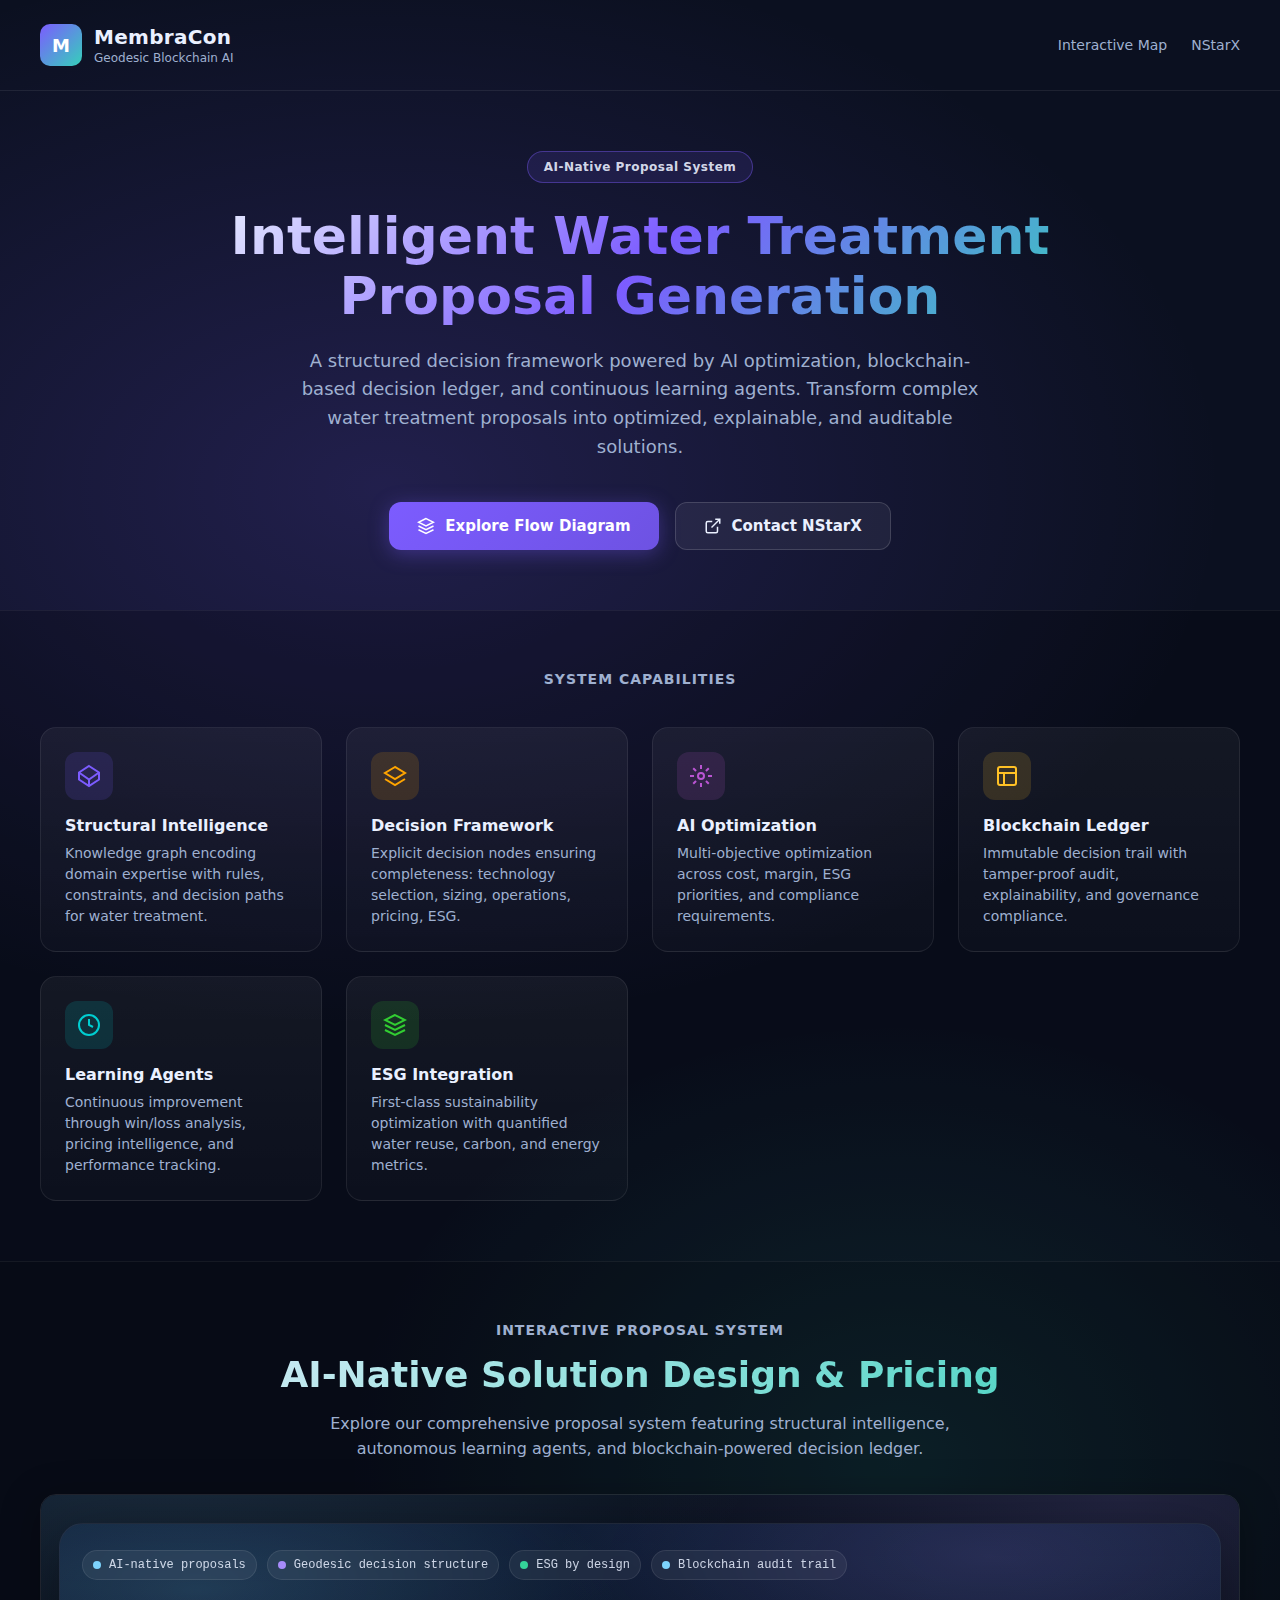
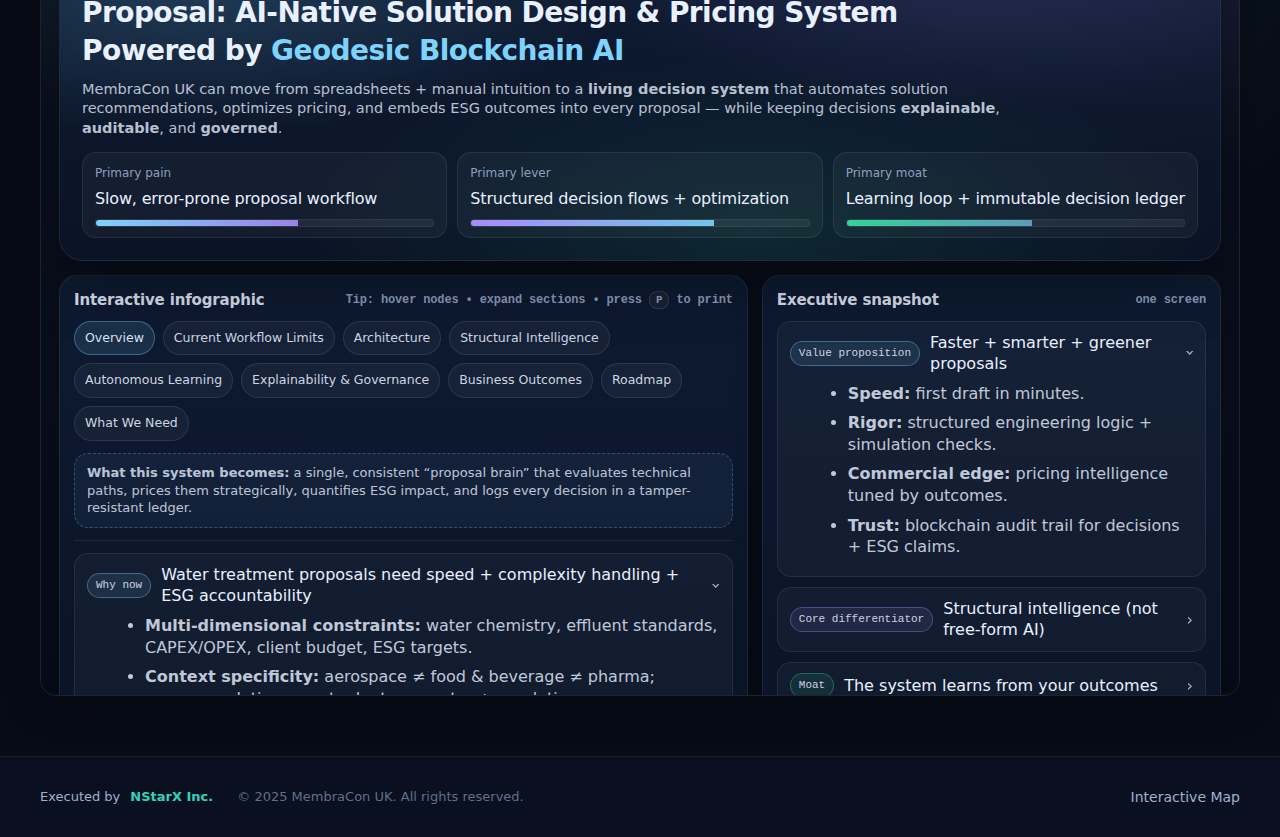
<file: index.html>
<!DOCTYPE html>
<html lang="en">
<head>
  <meta charset="utf-8" />
  <meta name="viewport" content="width=device-width,initial-scale=1" />
  <title>MembraCon — Geodesic Blockchain AI Proposal System</title>
  <style>
    :root {
      --bg: #0b1020;
      --panel: #0f1733;
      --card: #111b3d;
      --muted: #9fb0d0;
      --text: #eaf0ff;
      --line: #23315e;
      --accent: #7c5cff;
      --accent2: #35d0ba;
      --warn: #ffb020;
    }
    * { box-sizing: border-box; margin: 0; padding: 0; }
    body {
      font-family: ui-sans-serif, system-ui, -apple-system, Segoe UI, Roboto, Helvetica, Arial, sans-serif;
      background: radial-gradient(1400px 900px at 30% 20%, rgba(124,92,255,.20), transparent 60%),
                  radial-gradient(1000px 800px at 70% 60%, rgba(53,208,186,.15), transparent 55%),
                  var(--bg);
      color: var(--text);
      min-height: 100vh;
      display: flex;
      flex-direction: column;
    }

    /* Header */
    header {
      padding: 24px 40px;
      border-bottom: 1px solid rgba(255,255,255,.08);
      display: flex;
      align-items: center;
      justify-content: space-between;
      flex-wrap: wrap;
      gap: 16px;
    }
    .logo {
      display: flex;
      align-items: center;
      gap: 12px;
    }
    .logo-icon {
      width: 42px;
      height: 42px;
      background: linear-gradient(135deg, var(--accent), var(--accent2));
      border-radius: 10px;
      display: flex;
      align-items: center;
      justify-content: center;
      font-weight: 800;
      font-size: 18px;
      color: white;
    }
    .logo h1 {
      font-size: 20px;
      font-weight: 700;
      letter-spacing: 0.3px;
    }
    .logo span {
      font-size: 12px;
      color: var(--muted);
      display: block;
      margin-top: 2px;
    }
    nav {
      display: flex;
      gap: 24px;
      align-items: center;
    }
    nav a {
      color: var(--muted);
      text-decoration: none;
      font-size: 14px;
      transition: color 0.2s;
    }
    nav a:hover {
      color: var(--text);
    }

    /* Hero Section */
    .hero {
      flex: 1;
      display: flex;
      flex-direction: column;
      align-items: center;
      justify-content: center;
      padding: 60px 40px;
      text-align: center;
    }
    .badge {
      display: inline-block;
      padding: 8px 16px;
      border: 1px solid rgba(124,92,255,.4);
      border-radius: 999px;
      background: rgba(124,92,255,.12);
      color: rgba(234,240,255,.9);
      font-size: 12px;
      font-weight: 600;
      letter-spacing: 0.5px;
      margin-bottom: 24px;
    }
    .hero h2 {
      font-size: clamp(32px, 5vw, 52px);
      font-weight: 800;
      line-height: 1.15;
      max-width: 900px;
      margin-bottom: 20px;
      background: linear-gradient(135deg, var(--text) 0%, var(--accent) 50%, var(--accent2) 100%);
      -webkit-background-clip: text;
      -webkit-text-fill-color: transparent;
      background-clip: text;
    }
    .hero p {
      font-size: 18px;
      color: var(--muted);
      max-width: 680px;
      line-height: 1.6;
      margin-bottom: 40px;
    }

    /* CTA Buttons */
    .cta-group {
      display: flex;
      gap: 16px;
      flex-wrap: wrap;
      justify-content: center;
    }
    .btn {
      display: inline-flex;
      align-items: center;
      gap: 10px;
      padding: 14px 28px;
      border-radius: 12px;
      font-size: 15px;
      font-weight: 600;
      text-decoration: none;
      transition: transform 0.15s, box-shadow 0.2s;
      cursor: pointer;
    }
    .btn:hover {
      transform: translateY(-2px);
    }
    .btn-primary {
      background: linear-gradient(135deg, var(--accent), rgba(124,92,255,.85));
      color: white;
      border: none;
      box-shadow: 0 4px 20px rgba(124,92,255,.35);
    }
    .btn-primary:hover {
      box-shadow: 0 8px 30px rgba(124,92,255,.45);
    }
    .btn-secondary {
      background: rgba(255,255,255,.06);
      color: var(--text);
      border: 1px solid rgba(255,255,255,.15);
    }
    .btn-secondary:hover {
      background: rgba(255,255,255,.10);
    }
    .btn svg {
      width: 18px;
      height: 18px;
    }

    /* Features Grid */
    .features {
      padding: 60px 40px;
      background: rgba(0,0,0,.2);
      border-top: 1px solid rgba(255,255,255,.06);
    }
    .features h3 {
      text-align: center;
      font-size: 14px;
      font-weight: 600;
      color: var(--muted);
      letter-spacing: 1px;
      text-transform: uppercase;
      margin-bottom: 40px;
    }
    .features-grid {
      display: grid;
      grid-template-columns: repeat(auto-fit, minmax(280px, 1fr));
      gap: 24px;
      max-width: 1200px;
      margin: 0 auto;
    }
    .feature-card {
      background: linear-gradient(180deg, rgba(255,255,255,.05), rgba(255,255,255,.02));
      border: 1px solid rgba(255,255,255,.08);
      border-radius: 16px;
      padding: 24px;
      transition: transform 0.2s, border-color 0.2s;
    }
    .feature-card:hover {
      transform: translateY(-4px);
      border-color: rgba(124,92,255,.3);
    }
    .feature-icon {
      width: 48px;
      height: 48px;
      border-radius: 12px;
      display: flex;
      align-items: center;
      justify-content: center;
      margin-bottom: 16px;
      font-size: 24px;
    }
    .feature-card h4 {
      font-size: 16px;
      font-weight: 700;
      margin-bottom: 8px;
      color: var(--text);
    }
    .feature-card p {
      font-size: 14px;
      color: var(--muted);
      line-height: 1.5;
    }

    /* Infographics Section */
    .infographics-section {
      padding: 60px 40px;
      background: rgba(0,0,0,.3);
      border-top: 1px solid rgba(255,255,255,.06);
    }
    .infographics-section h3 {
      text-align: center;
      font-size: 14px;
      font-weight: 600;
      color: var(--muted);
      letter-spacing: 1px;
      text-transform: uppercase;
      margin-bottom: 16px;
    }
    .infographics-section .section-title {
      text-align: center;
      font-size: clamp(24px, 4vw, 36px);
      font-weight: 700;
      margin-bottom: 16px;
      background: linear-gradient(135deg, var(--text) 0%, var(--accent2) 100%);
      -webkit-background-clip: text;
      -webkit-text-fill-color: transparent;
      background-clip: text;
    }
    .infographics-section .section-desc {
      text-align: center;
      color: var(--muted);
      max-width: 700px;
      margin: 0 auto 32px;
      font-size: 16px;
      line-height: 1.6;
    }
    .infographics-frame {
      width: 100%;
      max-width: 1200px;
      margin: 0 auto;
      border: 1px solid rgba(255,255,255,.10);
      border-radius: 16px;
      overflow: hidden;
      box-shadow: 0 8px 40px rgba(0,0,0,.3);
    }
    .infographics-frame iframe {
      width: 100%;
      height: 800px;
      border: none;
      display: block;
    }
    @media (max-width: 768px) {
      .infographics-section {
        padding: 40px 20px;
      }
      .infographics-frame iframe {
        height: 600px;
      }
    }

    /* Footer */
    footer {
      padding: 32px 40px;
      border-top: 1px solid rgba(255,255,255,.06);
      display: flex;
      justify-content: space-between;
      align-items: center;
      flex-wrap: wrap;
      gap: 20px;
    }
    .footer-left {
      display: flex;
      align-items: center;
      gap: 24px;
    }
    .executor {
      display: flex;
      align-items: center;
      gap: 10px;
      font-size: 13px;
      color: var(--muted);
    }
    .executor a {
      color: var(--accent2);
      text-decoration: none;
      font-weight: 600;
      transition: color 0.2s;
    }
    .executor a:hover {
      color: var(--text);
    }
    .copyright {
      font-size: 13px;
      color: rgba(159,176,208,.6);
    }

    /* Responsive */
    @media (max-width: 768px) {
      header {
        padding: 16px 20px;
      }
      .hero {
        padding: 40px 20px;
      }
      .features {
        padding: 40px 20px;
      }
      footer {
        padding: 24px 20px;
        flex-direction: column;
        text-align: center;
      }
      .footer-left {
        flex-direction: column;
      }
    }
  </style>
</head>
<body>
  <header>
    <div class="logo">
      <div class="logo-icon">M</div>
      <div>
        <h1>MembraCon</h1>
        <span>Geodesic Blockchain AI</span>
      </div>
    </div>
    <nav>
      <a href="ai-proposal-d3.html">Interactive Map</a>
      <a href="https://www.nstarxinc.com" target="_blank" rel="noopener">NStarX</a>
    </nav>
  </header>

  <main class="hero">
    <div class="badge">AI-Native Proposal System</div>
    <h2>Intelligent Water Treatment Proposal Generation</h2>
    <p>
      A structured decision framework powered by AI optimization, blockchain-based decision ledger,
      and continuous learning agents. Transform complex water treatment proposals into optimized,
      explainable, and auditable solutions.
    </p>
    <div class="cta-group">
      <a href="ai-proposal-d3.html" class="btn btn-primary">
        <svg viewBox="0 0 24 24" fill="none" stroke="currentColor" stroke-width="2">
          <path d="M12 2L2 7l10 5 10-5-10-5zM2 17l10 5 10-5M2 12l10 5 10-5"/>
        </svg>
        Explore Flow Diagram
      </a>
      <a href="https://www.nstarxinc.com" target="_blank" rel="noopener" class="btn btn-secondary">
        <svg viewBox="0 0 24 24" fill="none" stroke="currentColor" stroke-width="2">
          <path d="M18 13v6a2 2 0 0 1-2 2H5a2 2 0 0 1-2-2V8a2 2 0 0 1 2-2h6"/>
          <polyline points="15 3 21 3 21 9"/>
          <line x1="10" y1="14" x2="21" y2="3"/>
        </svg>
        Contact NStarX
      </a>
    </div>
  </main>

  <section class="features">
    <h3>System Capabilities</h3>
    <div class="features-grid">
      <div class="feature-card">
        <div class="feature-icon" style="background:rgba(124,92,255,.15);">
          <svg width="24" height="24" viewBox="0 0 24 24" fill="none" stroke="rgba(124,92,255,1)" stroke-width="2">
            <polygon points="12 2 22 8.5 22 15.5 12 22 2 15.5 2 8.5 12 2"/>
            <line x1="12" y1="22" x2="12" y2="15.5"/>
            <polyline points="22 8.5 12 15.5 2 8.5"/>
          </svg>
        </div>
        <h4>Structural Intelligence</h4>
        <p>Knowledge graph encoding domain expertise with rules, constraints, and decision paths for water treatment.</p>
      </div>

      <div class="feature-card">
        <div class="feature-icon" style="background:rgba(255,165,0,.15);">
          <svg width="24" height="24" viewBox="0 0 24 24" fill="none" stroke="rgba(255,165,0,1)" stroke-width="2">
            <path d="M12 3L2 9l10 6 10-6-10-6z"/>
            <path d="M2 15l10 6 10-6"/>
          </svg>
        </div>
        <h4>Decision Framework</h4>
        <p>Explicit decision nodes ensuring completeness: technology selection, sizing, operations, pricing, ESG.</p>
      </div>

      <div class="feature-card">
        <div class="feature-icon" style="background:rgba(186,85,211,.15);">
          <svg width="24" height="24" viewBox="0 0 24 24" fill="none" stroke="rgba(186,85,211,1)" stroke-width="2">
            <circle cx="12" cy="12" r="3"/>
            <path d="M12 1v4M12 19v4M4.22 4.22l2.83 2.83M16.95 16.95l2.83 2.83M1 12h4M19 12h4M4.22 19.78l2.83-2.83M16.95 7.05l2.83-2.83"/>
          </svg>
        </div>
        <h4>AI Optimization</h4>
        <p>Multi-objective optimization across cost, margin, ESG priorities, and compliance requirements.</p>
      </div>

      <div class="feature-card">
        <div class="feature-icon" style="background:rgba(255,193,37,.15);">
          <svg width="24" height="24" viewBox="0 0 24 24" fill="none" stroke="rgba(255,193,37,1)" stroke-width="2">
            <rect x="3" y="3" width="18" height="18" rx="2"/>
            <path d="M3 9h18M9 21V9"/>
          </svg>
        </div>
        <h4>Blockchain Ledger</h4>
        <p>Immutable decision trail with tamper-proof audit, explainability, and governance compliance.</p>
      </div>

      <div class="feature-card">
        <div class="feature-icon" style="background:rgba(0,206,209,.15);">
          <svg width="24" height="24" viewBox="0 0 24 24" fill="none" stroke="rgba(0,206,209,1)" stroke-width="2">
            <circle cx="12" cy="12" r="10"/>
            <path d="M12 6v6l4 2"/>
          </svg>
        </div>
        <h4>Learning Agents</h4>
        <p>Continuous improvement through win/loss analysis, pricing intelligence, and performance tracking.</p>
      </div>

      <div class="feature-card">
        <div class="feature-icon" style="background:rgba(50,205,50,.15);">
          <svg width="24" height="24" viewBox="0 0 24 24" fill="none" stroke="rgba(50,205,50,1)" stroke-width="2">
            <path d="M12 2L2 7l10 5 10-5-10-5z"/>
            <path d="M2 17l10 5 10-5"/>
            <path d="M2 12l10 5 10-5"/>
          </svg>
        </div>
        <h4>ESG Integration</h4>
        <p>First-class sustainability optimization with quantified water reuse, carbon, and energy metrics.</p>
      </div>
    </div>
  </section>

  <section class="infographics-section">
    <h3>Interactive Proposal System</h3>
    <div class="section-title">AI-Native Solution Design & Pricing</div>
    <p class="section-desc">
      Explore our comprehensive proposal system featuring structural intelligence,
      autonomous learning agents, and blockchain-powered decision ledger.
    </p>
    <div class="infographics-frame">
      <iframe src="infographics.html" title="MembraCon AI Proposal System Infographic" loading="lazy"></iframe>
    </div>
  </section>

  <footer>
    <div class="footer-left">
      <div class="executor">
        <span>Executed by</span>
        <a href="https://www.nstarxinc.com" target="_blank" rel="noopener">NStarX Inc.</a>
      </div>
      <div class="copyright">
        &copy; 2025 MembraCon UK. All rights reserved.
      </div>
    </div>
    <nav>
      <a href="ai-proposal-d3.html">Interactive Map</a>
    </nav>
  </footer>
</body>
</html>
</file>
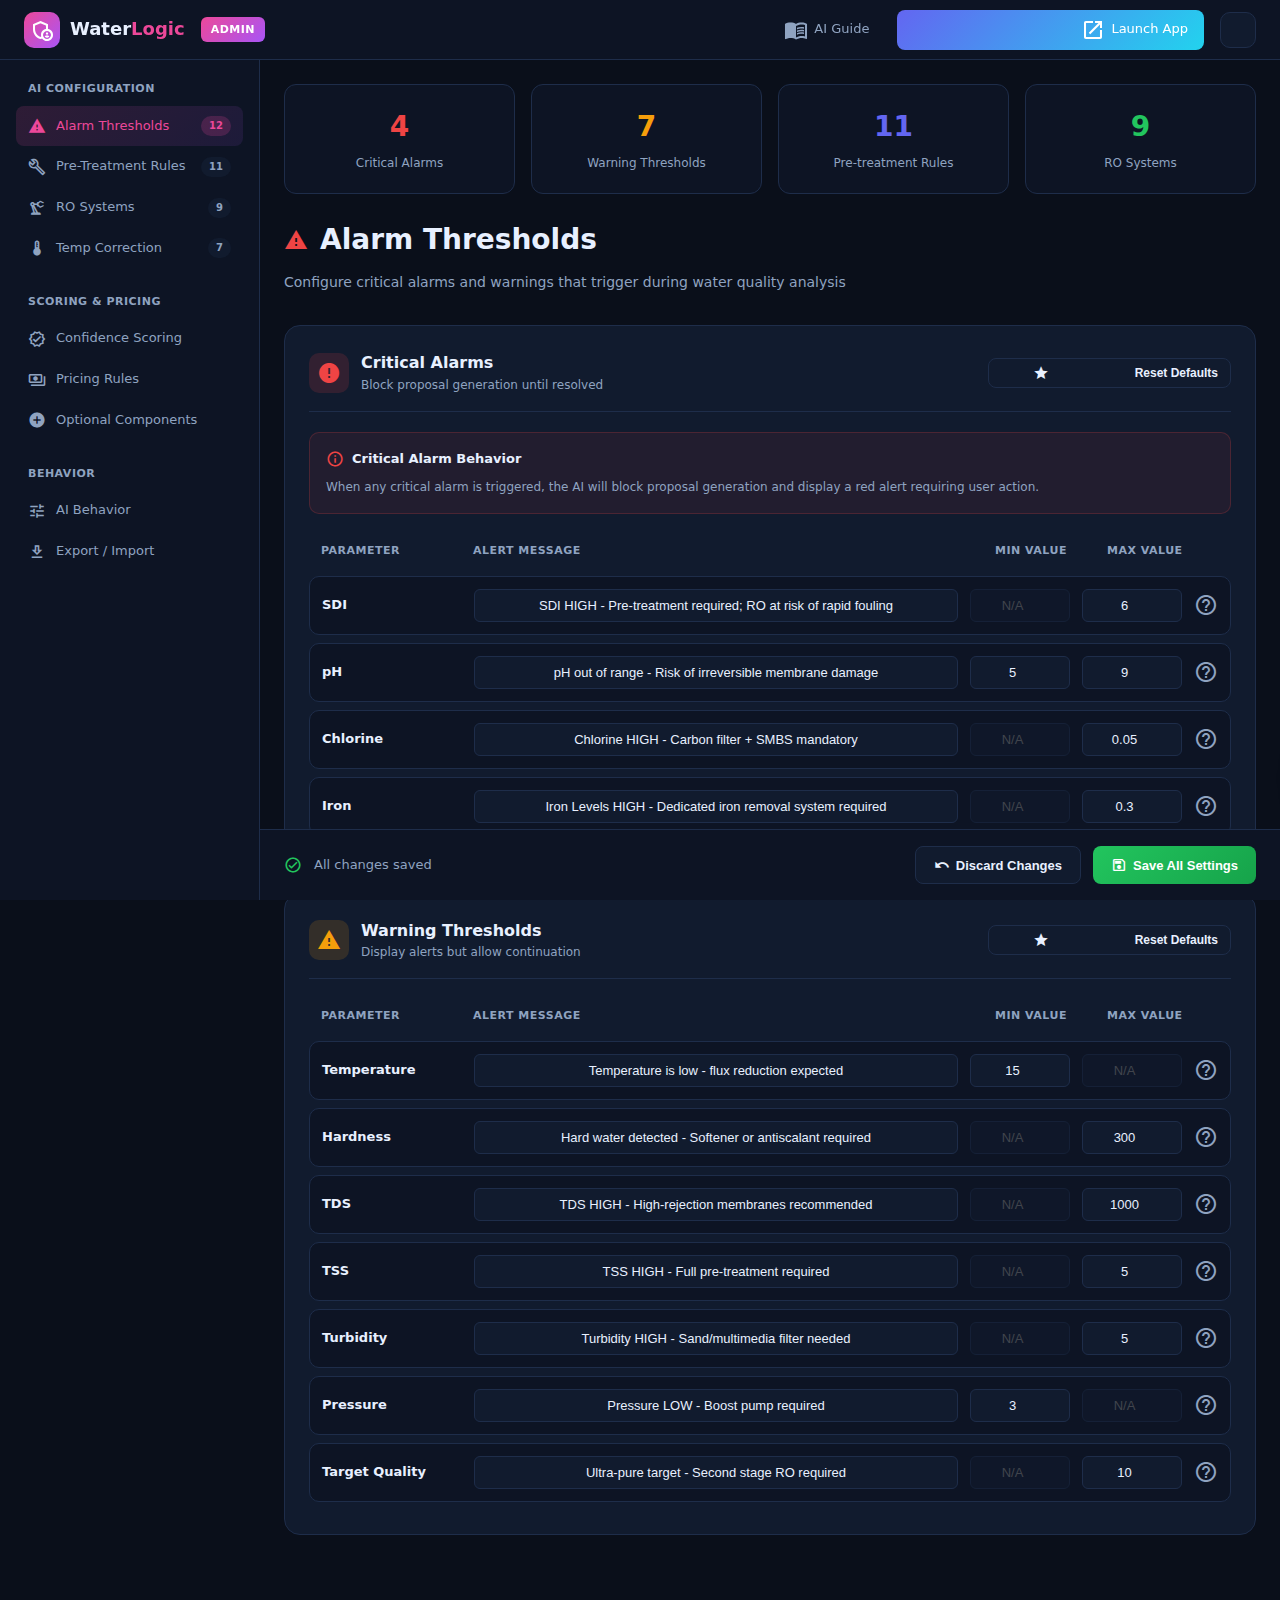
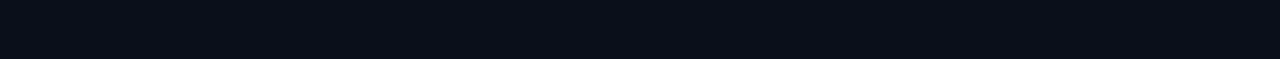
<file: admin-ai-settings.html>
<!DOCTYPE html>
<html lang="en">
<head>
  <meta charset="utf-8" />
  <meta name="viewport" content="width=device-width, initial-scale=1" />
  <title>Admin - Reactive AI Settings - WaterLogic</title>

  <!-- Google Material Icons -->
  <link href="https://fonts.googleapis.com/icon?family=Material+Icons|Material+Icons+Outlined" rel="stylesheet">

  <style>
    :root {
      --bg: #0a0f1a;
      --panel: #0d1424;
      --card: #111b2e;
      --card-hover: #162035;
      --muted: #8fa3c0;
      --text: #e8f0ff;
      --line: #1e2d4a;
      --accent: #6366f1;
      --accent2: #22d3ee;
      --accent3: #a855f7;
      --success: #22c55e;
      --warning: #f59e0b;
      --danger: #ef4444;
      --admin: #ec4899;
    }

    [data-theme="light"] {
      --bg: #f5f7fa;
      --panel: #ffffff;
      --card: #ffffff;
      --card-hover: #f8fafc;
      --muted: #64748b;
      --text: #1e293b;
      --line: #e2e8f0;
      --accent: #4f46e5;
      --accent2: #0891b2;
      --accent3: #9333ea;
      --success: #16a34a;
      --warning: #d97706;
      --danger: #dc2626;
      --admin: #db2777;
    }

    * { box-sizing: border-box; margin: 0; padding: 0; }

    body {
      font-family: 'Inter', ui-sans-serif, system-ui, -apple-system, sans-serif;
      background: var(--bg);
      color: var(--text);
      line-height: 1.6;
    }

    /* Header */
    .header {
      position: fixed;
      top: 0;
      left: 0;
      right: 0;
      height: 60px;
      background: var(--panel);
      border-bottom: 1px solid var(--line);
      display: flex;
      align-items: center;
      padding: 0 24px;
      z-index: 1000;
      gap: 16px;
    }

    .logo {
      display: flex;
      align-items: center;
      gap: 10px;
      text-decoration: none;
      color: var(--text);
    }

    .logo-icon {
      width: 36px;
      height: 36px;
      background: linear-gradient(135deg, var(--admin), var(--accent3));
      border-radius: 10px;
      display: flex;
      align-items: center;
      justify-content: center;
      font-size: 20px;
      color: white;
    }

    .logo-text {
      font-size: 18px;
      font-weight: 700;
    }

    .logo-text span { color: var(--admin); }

    .admin-badge {
      padding: 4px 10px;
      background: linear-gradient(135deg, var(--admin), var(--accent3));
      border-radius: 6px;
      font-size: 11px;
      font-weight: 600;
      color: white;
      text-transform: uppercase;
      letter-spacing: 0.5px;
    }

    .header-spacer { flex: 1; }

    .header-links {
      display: flex;
      gap: 12px;
    }

    .header-link {
      padding: 8px 16px;
      border-radius: 8px;
      font-size: 13px;
      font-weight: 500;
      color: var(--muted);
      text-decoration: none;
      transition: all 0.2s;
      display: flex;
      align-items: center;
      gap: 6px;
    }

    .header-link:hover {
      background: var(--card);
      color: var(--text);
    }

    .header-link.primary {
      background: linear-gradient(135deg, var(--accent), var(--accent2));
      color: white;
    }

    .theme-toggle {
      width: 36px;
      height: 36px;
      border-radius: 10px;
      background: var(--card);
      border: 1px solid var(--line);
      color: var(--muted);
      cursor: pointer;
      display: flex;
      align-items: center;
      justify-content: center;
    }

    .theme-toggle:hover {
      color: var(--text);
      border-color: var(--accent);
    }

    /* Layout */
    .layout {
      display: flex;
      margin-top: 60px;
      min-height: calc(100vh - 60px);
    }

    /* Sidebar */
    .sidebar {
      width: 260px;
      background: var(--panel);
      border-right: 1px solid var(--line);
      padding: 20px 0;
      position: fixed;
      top: 60px;
      left: 0;
      bottom: 0;
      overflow-y: auto;
    }

    .sidebar-section {
      padding: 0 16px;
      margin-bottom: 24px;
    }

    .sidebar-title {
      font-size: 11px;
      font-weight: 600;
      color: var(--muted);
      text-transform: uppercase;
      letter-spacing: 0.5px;
      padding: 0 12px;
      margin-bottom: 8px;
    }

    .nav-item {
      display: flex;
      align-items: center;
      gap: 10px;
      padding: 10px 12px;
      border-radius: 8px;
      cursor: pointer;
      font-size: 13px;
      font-weight: 500;
      color: var(--muted);
      transition: all 0.2s;
    }

    .nav-item:hover {
      background: var(--card);
      color: var(--text);
    }

    .nav-item.active {
      background: linear-gradient(135deg, rgba(236,72,153,0.15), rgba(168,85,247,0.1));
      color: var(--admin);
    }

    .nav-item .material-icons-outlined {
      font-size: 18px;
    }

    .nav-badge {
      margin-left: auto;
      padding: 2px 8px;
      background: var(--card);
      border-radius: 10px;
      font-size: 10px;
      font-weight: 600;
      color: var(--muted);
    }

    .nav-item.active .nav-badge {
      background: rgba(236,72,153,0.2);
      color: var(--admin);
    }

    /* Main Content */
    .main {
      flex: 1;
      margin-left: 260px;
      padding: 24px;
    }

    /* Page Header */
    .page-header {
      margin-bottom: 32px;
    }

    .page-header h1 {
      font-size: 28px;
      font-weight: 700;
      margin-bottom: 8px;
      display: flex;
      align-items: center;
      gap: 12px;
    }

    .page-header p {
      color: var(--muted);
      font-size: 14px;
    }

    /* Cards */
    .card {
      background: var(--card);
      border: 1px solid var(--line);
      border-radius: 16px;
      padding: 24px;
      margin-bottom: 24px;
    }

    .card-header {
      display: flex;
      align-items: center;
      gap: 12px;
      margin-bottom: 20px;
      padding-bottom: 16px;
      border-bottom: 1px solid var(--line);
    }

    .card-icon {
      width: 40px;
      height: 40px;
      border-radius: 10px;
      display: flex;
      align-items: center;
      justify-content: center;
      font-size: 20px;
    }

    .card-icon.danger { background: rgba(239,68,68,0.15); color: var(--danger); }
    .card-icon.warning { background: rgba(245,158,11,0.15); color: var(--warning); }
    .card-icon.success { background: rgba(34,197,94,0.15); color: var(--success); }
    .card-icon.accent { background: rgba(99,102,241,0.15); color: var(--accent); }
    .card-icon.cyan { background: rgba(34,211,238,0.15); color: var(--accent2); }
    .card-icon.purple { background: rgba(168,85,247,0.15); color: var(--accent3); }
    .card-icon.admin { background: rgba(236,72,153,0.15); color: var(--admin); }

    .card-title {
      font-size: 16px;
      font-weight: 600;
    }

    .card-subtitle {
      font-size: 12px;
      color: var(--muted);
    }

    .card-actions {
      margin-left: auto;
      display: flex;
      gap: 8px;
    }

    /* Form Elements */
    .form-grid {
      display: grid;
      grid-template-columns: repeat(auto-fill, minmax(280px, 1fr));
      gap: 20px;
    }

    .form-group {
      margin-bottom: 16px;
    }

    .form-label {
      display: block;
      font-size: 12px;
      font-weight: 600;
      margin-bottom: 6px;
      color: var(--text);
    }

    .form-label .unit {
      font-weight: 400;
      color: var(--muted);
    }

    .form-input {
      width: 100%;
      padding: 10px 14px;
      border-radius: 8px;
      border: 1px solid var(--line);
      background: var(--panel);
      color: var(--text);
      font-size: 14px;
      transition: all 0.2s;
    }

    .form-input:focus {
      outline: none;
      border-color: var(--accent);
      box-shadow: 0 0 0 3px rgba(99,102,241,0.15);
    }

    .form-hint {
      font-size: 11px;
      color: var(--muted);
      margin-top: 4px;
    }

    .input-group {
      display: flex;
      gap: 8px;
    }

    .input-group .form-input {
      flex: 1;
    }

    .input-addon {
      padding: 10px 14px;
      background: var(--panel);
      border: 1px solid var(--line);
      border-radius: 8px;
      font-size: 13px;
      color: var(--muted);
      white-space: nowrap;
    }

    /* Threshold Row */
    .threshold-row {
      display: grid;
      grid-template-columns: 140px 1fr 100px 100px auto;
      gap: 12px;
      align-items: center;
      padding: 12px;
      background: var(--panel);
      border-radius: 10px;
      border: 1px solid var(--line);
      margin-bottom: 8px;
    }

    .threshold-row:hover {
      border-color: var(--accent);
    }

    .threshold-name {
      font-size: 13px;
      font-weight: 600;
    }

    .threshold-message {
      font-size: 12px;
      color: var(--muted);
    }

    .threshold-input {
      width: 100%;
      padding: 8px 12px;
      border-radius: 6px;
      border: 1px solid var(--line);
      background: var(--card);
      color: var(--text);
      font-size: 13px;
      text-align: center;
    }

    .threshold-input:focus {
      outline: none;
      border-color: var(--accent);
    }

    /* Component Row */
    .component-row {
      display: grid;
      grid-template-columns: 200px 1fr 120px 80px;
      gap: 12px;
      align-items: center;
      padding: 12px;
      background: var(--panel);
      border-radius: 10px;
      border: 1px solid var(--line);
      margin-bottom: 8px;
    }

    .component-name {
      font-size: 13px;
      font-weight: 600;
    }

    .component-trigger {
      font-size: 12px;
      color: var(--muted);
    }

    /* System Row */
    .system-row {
      display: grid;
      grid-template-columns: 100px repeat(5, 1fr) auto;
      gap: 12px;
      align-items: center;
      padding: 12px;
      background: var(--panel);
      border-radius: 10px;
      border: 1px solid var(--line);
      margin-bottom: 8px;
    }

    .system-model {
      font-size: 13px;
      font-weight: 600;
      color: var(--accent);
    }

    /* Buttons */
    .btn {
      display: inline-flex;
      align-items: center;
      gap: 6px;
      padding: 10px 18px;
      border-radius: 8px;
      font-size: 13px;
      font-weight: 600;
      cursor: pointer;
      border: none;
      transition: all 0.2s;
    }

    .btn-primary {
      background: linear-gradient(135deg, var(--accent), var(--accent2));
      color: white;
    }

    .btn-primary:hover {
      opacity: 0.9;
      transform: translateY(-1px);
    }

    .btn-secondary {
      background: var(--card);
      border: 1px solid var(--line);
      color: var(--text);
    }

    .btn-secondary:hover {
      background: var(--card-hover);
      border-color: var(--accent);
    }

    .btn-danger {
      background: rgba(239,68,68,0.15);
      color: var(--danger);
      border: 1px solid rgba(239,68,68,0.3);
    }

    .btn-danger:hover {
      background: rgba(239,68,68,0.25);
    }

    .btn-success {
      background: linear-gradient(135deg, var(--success), #16a34a);
      color: white;
    }

    .btn-sm {
      padding: 6px 12px;
      font-size: 12px;
    }

    .btn .material-icons-outlined {
      font-size: 16px;
    }

    /* Toggle Switch */
    .toggle-switch {
      display: flex;
      align-items: center;
      gap: 12px;
    }

    .toggle {
      position: relative;
      width: 44px;
      height: 24px;
      background: var(--line);
      border-radius: 12px;
      cursor: pointer;
      transition: all 0.2s;
    }

    .toggle.active {
      background: var(--accent);
    }

    .toggle-knob {
      position: absolute;
      top: 2px;
      left: 2px;
      width: 20px;
      height: 20px;
      background: white;
      border-radius: 50%;
      transition: all 0.2s;
    }

    .toggle.active .toggle-knob {
      left: 22px;
    }

    .toggle-label {
      font-size: 13px;
    }

    /* Info Box */
    .info-box {
      padding: 16px;
      background: rgba(99,102,241,0.08);
      border: 1px solid rgba(99,102,241,0.2);
      border-radius: 10px;
      margin-bottom: 20px;
    }

    .info-box.warning {
      background: rgba(245,158,11,0.08);
      border-color: rgba(245,158,11,0.2);
    }

    .info-box.danger {
      background: rgba(239,68,68,0.08);
      border-color: rgba(239,68,68,0.2);
    }

    .info-box-header {
      display: flex;
      align-items: center;
      gap: 8px;
      margin-bottom: 8px;
    }

    .info-box-header .material-icons-outlined {
      font-size: 18px;
      color: var(--accent);
    }

    .info-box.warning .info-box-header .material-icons-outlined {
      color: var(--warning);
    }

    .info-box.danger .info-box-header .material-icons-outlined {
      color: var(--danger);
    }

    .info-box-title {
      font-size: 13px;
      font-weight: 600;
    }

    .info-box p {
      font-size: 12px;
      color: var(--muted);
      margin: 0;
    }

    /* Section Content */
    .section-content {
      display: none;
    }

    .section-content.active {
      display: block;
    }

    /* Table Styles */
    .table-header {
      display: grid;
      gap: 12px;
      padding: 8px 12px;
      font-size: 11px;
      font-weight: 600;
      color: var(--muted);
      text-transform: uppercase;
      letter-spacing: 0.5px;
      margin-bottom: 8px;
    }

    .table-header.thresholds {
      grid-template-columns: 140px 1fr 100px 100px auto;
    }

    .table-header.components {
      grid-template-columns: 200px 1fr 120px 80px;
    }

    .table-header.systems {
      grid-template-columns: 100px repeat(5, 1fr) auto;
    }

    /* Action Bar */
    .action-bar {
      position: fixed;
      bottom: 0;
      left: 260px;
      right: 0;
      padding: 16px 24px;
      background: var(--panel);
      border-top: 1px solid var(--line);
      display: flex;
      justify-content: space-between;
      align-items: center;
      z-index: 100;
    }

    .action-bar-info {
      display: flex;
      align-items: center;
      gap: 12px;
      font-size: 13px;
      color: var(--muted);
    }

    .action-bar-info .material-icons-outlined {
      font-size: 18px;
      color: var(--warning);
    }

    .action-bar-buttons {
      display: flex;
      gap: 12px;
    }

    /* Stats Grid */
    .stats-grid {
      display: grid;
      grid-template-columns: repeat(4, 1fr);
      gap: 16px;
      margin-bottom: 24px;
    }

    .stat-card {
      padding: 20px;
      background: var(--panel);
      border-radius: 12px;
      border: 1px solid var(--line);
      text-align: center;
    }

    .stat-value {
      font-size: 28px;
      font-weight: 700;
      margin-bottom: 4px;
    }

    .stat-value.danger { color: var(--danger); }
    .stat-value.warning { color: var(--warning); }
    .stat-value.success { color: var(--success); }
    .stat-value.accent { color: var(--accent); }

    .stat-label {
      font-size: 12px;
      color: var(--muted);
    }

    /* Responsive */
    @media (max-width: 1024px) {
      .sidebar { display: none; }
      .main { margin-left: 0; }
      .action-bar { left: 0; }
      .stats-grid { grid-template-columns: repeat(2, 1fr); }
    }

    /* Content padding for action bar */
    .main {
      padding-bottom: 100px;
    }

    /* Toast Notification */
    .toast {
      position: fixed;
      bottom: 100px;
      right: 24px;
      padding: 16px 24px;
      background: var(--card);
      border: 1px solid var(--line);
      border-radius: 12px;
      display: flex;
      align-items: center;
      gap: 12px;
      box-shadow: 0 8px 32px rgba(0,0,0,0.3);
      z-index: 1000;
      transform: translateX(120%);
      transition: transform 0.3s ease;
    }

    .toast.show {
      transform: translateX(0);
    }

    .toast.success {
      border-color: rgba(34,197,94,0.3);
    }

    .toast.success .material-icons-outlined {
      color: var(--success);
    }

    .toast-message {
      font-size: 13px;
      font-weight: 500;
    }
  </style>
</head>
<body>
  <!-- Header -->
  <header class="header">
    <a href="proposal-app.html" class="logo">
      <div class="logo-icon">
        <span class="material-icons-outlined">admin_panel_settings</span>
      </div>
      <div class="logo-text">Water<span>Logic</span></div>
    </a>
    <span class="admin-badge">Admin</span>
    <div class="header-spacer"></div>
    <div class="header-links">
      <a href="reactive-ai-guide.html" class="header-link">
        <span class="material-icons-outlined">menu_book</span>
        AI Guide
      </a>
      <a href="proposal-app.html" class="header-link primary">
        <span class="material-icons-outlined">rocket_launch</span>
        Launch App
      </a>
    </div>
    <button class="theme-toggle" onclick="toggleTheme()">
      <span class="material-icons-outlined" id="themeIcon">light_mode</span>
    </button>
  </header>

  <div class="layout">
    <!-- Sidebar Navigation -->
    <nav class="sidebar">
      <div class="sidebar-section">
        <div class="sidebar-title">AI Configuration</div>
        <div class="nav-item active" onclick="showSection('thresholds')">
          <span class="material-icons-outlined">warning</span>
          Alarm Thresholds
          <span class="nav-badge">12</span>
        </div>
        <div class="nav-item" onclick="showSection('pretreatment')">
          <span class="material-icons-outlined">build</span>
          Pre-Treatment Rules
          <span class="nav-badge">11</span>
        </div>
        <div class="nav-item" onclick="showSection('systems')">
          <span class="material-icons-outlined">precision_manufacturing</span>
          RO Systems
          <span class="nav-badge">9</span>
        </div>
        <div class="nav-item" onclick="showSection('temperature')">
          <span class="material-icons-outlined">thermostat</span>
          Temp Correction
          <span class="nav-badge">7</span>
        </div>
      </div>

      <div class="sidebar-section">
        <div class="sidebar-title">Scoring & Pricing</div>
        <div class="nav-item" onclick="showSection('confidence')">
          <span class="material-icons-outlined">verified</span>
          Confidence Scoring
        </div>
        <div class="nav-item" onclick="showSection('pricing')">
          <span class="material-icons-outlined">payments</span>
          Pricing Rules
        </div>
        <div class="nav-item" onclick="showSection('options')">
          <span class="material-icons-outlined">add_circle</span>
          Optional Components
        </div>
      </div>

      <div class="sidebar-section">
        <div class="sidebar-title">Behavior</div>
        <div class="nav-item" onclick="showSection('behavior')">
          <span class="material-icons-outlined">tune</span>
          AI Behavior
        </div>
        <div class="nav-item" onclick="showSection('export')">
          <span class="material-icons-outlined">download</span>
          Export / Import
        </div>
      </div>
    </nav>

    <!-- Main Content -->
    <main class="main">
      <!-- Stats Overview -->
      <div class="stats-grid">
        <div class="stat-card">
          <div class="stat-value danger">4</div>
          <div class="stat-label">Critical Alarms</div>
        </div>
        <div class="stat-card">
          <div class="stat-value warning">7</div>
          <div class="stat-label">Warning Thresholds</div>
        </div>
        <div class="stat-card">
          <div class="stat-value accent">11</div>
          <div class="stat-label">Pre-treatment Rules</div>
        </div>
        <div class="stat-card">
          <div class="stat-value success">9</div>
          <div class="stat-label">RO Systems</div>
        </div>
      </div>

      <!-- Section: Alarm Thresholds -->
      <div class="section-content active" id="section-thresholds">
        <div class="page-header">
          <h1>
            <span class="material-icons-outlined" style="color: var(--danger);">warning</span>
            Alarm Thresholds
          </h1>
          <p>Configure critical alarms and warnings that trigger during water quality analysis</p>
        </div>

        <!-- Critical Alarms -->
        <div class="card">
          <div class="card-header">
            <div class="card-icon danger">
              <span class="material-icons-outlined">error</span>
            </div>
            <div>
              <div class="card-title">Critical Alarms</div>
              <div class="card-subtitle">Block proposal generation until resolved</div>
            </div>
            <div class="card-actions">
              <button class="btn btn-secondary btn-sm" onclick="resetCriticalDefaults()">
                <span class="material-icons-outlined">restart_alt</span>
                Reset Defaults
              </button>
            </div>
          </div>

          <div class="info-box danger">
            <div class="info-box-header">
              <span class="material-icons-outlined">info</span>
              <span class="info-box-title">Critical Alarm Behavior</span>
            </div>
            <p>When any critical alarm is triggered, the AI will block proposal generation and display a red alert requiring user action.</p>
          </div>

          <div class="table-header thresholds">
            <span>Parameter</span>
            <span>Alert Message</span>
            <span>Min Value</span>
            <span>Max Value</span>
            <span></span>
          </div>

          <div class="threshold-row">
            <div class="threshold-name">SDI</div>
            <input type="text" class="threshold-input" style="grid-column: 2;" value="SDI HIGH - Pre-treatment required; RO at risk of rapid fouling" id="critical-sdi-message">
            <input type="number" class="threshold-input" placeholder="N/A" disabled style="opacity:0.5">
            <input type="number" class="threshold-input" value="6" step="0.5" id="critical-sdi-max">
            <span class="material-icons-outlined" style="color:var(--muted);cursor:help" title="Silt Density Index - measures fouling potential">help_outline</span>
          </div>

          <div class="threshold-row">
            <div class="threshold-name">pH</div>
            <input type="text" class="threshold-input" style="grid-column: 2;" value="pH out of range - Risk of irreversible membrane damage" id="critical-ph-message">
            <input type="number" class="threshold-input" value="5" step="0.1" id="critical-ph-min">
            <input type="number" class="threshold-input" value="9" step="0.1" id="critical-ph-max">
            <span class="material-icons-outlined" style="color:var(--muted);cursor:help" title="Membrane safe range is 5-9">help_outline</span>
          </div>

          <div class="threshold-row">
            <div class="threshold-name">Chlorine</div>
            <input type="text" class="threshold-input" style="grid-column: 2;" value="Chlorine HIGH - Carbon filter + SMBS mandatory" id="critical-chlorine-message">
            <input type="number" class="threshold-input" placeholder="N/A" disabled style="opacity:0.5">
            <input type="number" class="threshold-input" value="0.05" step="0.01" id="critical-chlorine-max">
            <span class="material-icons-outlined" style="color:var(--muted);cursor:help" title="Free chlorine destroys polyamide membranes">help_outline</span>
          </div>

          <div class="threshold-row">
            <div class="threshold-name">Iron</div>
            <input type="text" class="threshold-input" style="grid-column: 2;" value="Iron Levels HIGH - Dedicated iron removal system required" id="critical-iron-message">
            <input type="number" class="threshold-input" placeholder="N/A" disabled style="opacity:0.5">
            <input type="number" class="threshold-input" value="0.3" step="0.05" id="critical-iron-max">
            <span class="material-icons-outlined" style="color:var(--muted);cursor:help" title="Iron above this level causes severe fouling">help_outline</span>
          </div>
        </div>

        <!-- Warnings -->
        <div class="card">
          <div class="card-header">
            <div class="card-icon warning">
              <span class="material-icons-outlined">warning</span>
            </div>
            <div>
              <div class="card-title">Warning Thresholds</div>
              <div class="card-subtitle">Display alerts but allow continuation</div>
            </div>
            <div class="card-actions">
              <button class="btn btn-secondary btn-sm" onclick="resetWarningDefaults()">
                <span class="material-icons-outlined">restart_alt</span>
                Reset Defaults
              </button>
            </div>
          </div>

          <div class="table-header thresholds">
            <span>Parameter</span>
            <span>Alert Message</span>
            <span>Min Value</span>
            <span>Max Value</span>
            <span></span>
          </div>

          <div class="threshold-row">
            <div class="threshold-name">Temperature</div>
            <input type="text" class="threshold-input" style="grid-column: 2;" value="Temperature is low - flux reduction expected" id="warning-temp-message">
            <input type="number" class="threshold-input" value="15" step="1" id="warning-temp-min">
            <input type="number" class="threshold-input" placeholder="N/A" disabled style="opacity:0.5">
            <span class="material-icons-outlined" style="color:var(--muted);cursor:help" title="Below this triggers flux compensation">help_outline</span>
          </div>

          <div class="threshold-row">
            <div class="threshold-name">Hardness</div>
            <input type="text" class="threshold-input" style="grid-column: 2;" value="Hard water detected - Softener or antiscalant required" id="warning-hardness-message">
            <input type="number" class="threshold-input" placeholder="N/A" disabled style="opacity:0.5">
            <input type="number" class="threshold-input" value="300" step="10" id="warning-hardness-max">
            <span class="material-icons-outlined" style="color:var(--muted);cursor:help" title="CaCO3 mg/L - causes scaling">help_outline</span>
          </div>

          <div class="threshold-row">
            <div class="threshold-name">TDS</div>
            <input type="text" class="threshold-input" style="grid-column: 2;" value="TDS HIGH - High-rejection membranes recommended" id="warning-tds-message">
            <input type="number" class="threshold-input" placeholder="N/A" disabled style="opacity:0.5">
            <input type="number" class="threshold-input" value="1000" step="50" id="warning-tds-max">
            <span class="material-icons-outlined" style="color:var(--muted);cursor:help" title="Total Dissolved Solids in ppm">help_outline</span>
          </div>

          <div class="threshold-row">
            <div class="threshold-name">TSS</div>
            <input type="text" class="threshold-input" style="grid-column: 2;" value="TSS HIGH - Full pre-treatment required" id="warning-tss-message">
            <input type="number" class="threshold-input" placeholder="N/A" disabled style="opacity:0.5">
            <input type="number" class="threshold-input" value="5" step="1" id="warning-tss-max">
            <span class="material-icons-outlined" style="color:var(--muted);cursor:help" title="Total Suspended Solids in ppm">help_outline</span>
          </div>

          <div class="threshold-row">
            <div class="threshold-name">Turbidity</div>
            <input type="text" class="threshold-input" style="grid-column: 2;" value="Turbidity HIGH - Sand/multimedia filter needed" id="warning-turbidity-message">
            <input type="number" class="threshold-input" placeholder="N/A" disabled style="opacity:0.5">
            <input type="number" class="threshold-input" value="5" step="0.5" id="warning-turbidity-max">
            <span class="material-icons-outlined" style="color:var(--muted);cursor:help" title="NTU units">help_outline</span>
          </div>

          <div class="threshold-row">
            <div class="threshold-name">Pressure</div>
            <input type="text" class="threshold-input" style="grid-column: 2;" value="Pressure LOW - Boost pump required" id="warning-pressure-message">
            <input type="number" class="threshold-input" value="3" step="0.5" id="warning-pressure-min">
            <input type="number" class="threshold-input" placeholder="N/A" disabled style="opacity:0.5">
            <span class="material-icons-outlined" style="color:var(--muted);cursor:help" title="Feed pressure in BAR">help_outline</span>
          </div>

          <div class="threshold-row">
            <div class="threshold-name">Target Quality</div>
            <input type="text" class="threshold-input" style="grid-column: 2;" value="Ultra-pure target - Second stage RO required" id="warning-quality-message">
            <input type="number" class="threshold-input" placeholder="N/A" disabled style="opacity:0.5">
            <input type="number" class="threshold-input" value="10" step="1" id="warning-quality-max">
            <span class="material-icons-outlined" style="color:var(--muted);cursor:help" title="Permeate conductivity target in uS/cm">help_outline</span>
          </div>
        </div>
      </div>

      <!-- Section: Pre-Treatment Rules -->
      <div class="section-content" id="section-pretreatment">
        <div class="page-header">
          <h1>
            <span class="material-icons-outlined" style="color: var(--accent);">build</span>
            Pre-Treatment Rules
          </h1>
          <p>Configure automatic component selection based on water quality parameters</p>
        </div>

        <div class="card">
          <div class="card-header">
            <div class="card-icon accent">
              <span class="material-icons-outlined">auto_fix_high</span>
            </div>
            <div>
              <div class="card-title">Auto-Selected Components</div>
              <div class="card-subtitle">Components automatically added when thresholds are exceeded</div>
            </div>
            <div class="card-actions">
              <button class="btn btn-secondary btn-sm" onclick="addPretreatmentRule()">
                <span class="material-icons-outlined">add</span>
                Add Rule
              </button>
            </div>
          </div>

          <div class="info-box">
            <div class="info-box-header">
              <span class="material-icons-outlined">info</span>
              <span class="info-box-title">How Pre-Treatment Selection Works</span>
            </div>
            <p>When a water quality parameter exceeds its threshold, the corresponding component is automatically added to the proposal with its cost. Multiple components can be triggered simultaneously.</p>
          </div>

          <div class="table-header components">
            <span>Component</span>
            <span>Trigger Condition</span>
            <span>Threshold</span>
            <span>Cost (GBP)</span>
          </div>

          <div class="component-row" id="pretreat-chlorine">
            <div class="component-name">Carbon Filter</div>
            <div class="component-trigger">Chlorine exceeds threshold</div>
            <input type="number" class="threshold-input" value="0.05" step="0.01" id="pretreat-chlorine-threshold">
            <input type="number" class="threshold-input" value="1062" step="50" id="pretreat-chlorine-cost">
          </div>

          <div class="component-row" id="pretreat-iron-low">
            <div class="component-name">Iron Removal</div>
            <div class="component-trigger">Iron > low threshold (moderate)</div>
            <input type="number" class="threshold-input" value="0.1" step="0.01" id="pretreat-iron-low-threshold">
            <input type="number" class="threshold-input" value="3500" step="100" id="pretreat-iron-low-cost">
          </div>

          <div class="component-row" id="pretreat-iron-high">
            <div class="component-name">Dedicated Iron System</div>
            <div class="component-trigger">Iron > high threshold (severe)</div>
            <input type="number" class="threshold-input" value="0.3" step="0.01" id="pretreat-iron-high-threshold">
            <input type="number" class="threshold-input" value="5500" step="100" id="pretreat-iron-high-cost">
          </div>

          <div class="component-row" id="pretreat-hardness-mod">
            <div class="component-name">Antiscalant Dosing</div>
            <div class="component-trigger">Hardness > moderate threshold</div>
            <input type="number" class="threshold-input" value="100" step="10" id="pretreat-hardness-mod-threshold">
            <input type="number" class="threshold-input" value="1400" step="50" id="pretreat-hardness-mod-cost">
          </div>

          <div class="component-row" id="pretreat-hardness-high">
            <div class="component-name">Water Softener</div>
            <div class="component-trigger">Hardness > high threshold</div>
            <input type="number" class="threshold-input" value="300" step="10" id="pretreat-hardness-high-threshold">
            <input type="number" class="threshold-input" value="4500" step="100" id="pretreat-hardness-high-cost">
          </div>

          <div class="component-row" id="pretreat-turbidity">
            <div class="component-name">Sand Filter</div>
            <div class="component-trigger">Turbidity exceeds threshold</div>
            <input type="number" class="threshold-input" value="5" step="0.5" id="pretreat-turbidity-threshold">
            <input type="number" class="threshold-input" value="2500" step="100" id="pretreat-turbidity-cost">
          </div>

          <div class="component-row" id="pretreat-tss">
            <div class="component-name">Multimedia Filter</div>
            <div class="component-trigger">TSS exceeds threshold</div>
            <input type="number" class="threshold-input" value="5" step="1" id="pretreat-tss-threshold">
            <input type="number" class="threshold-input" value="3000" step="100" id="pretreat-tss-cost">
          </div>

          <div class="component-row" id="pretreat-sdi">
            <div class="component-name">Pre-treatment Package</div>
            <div class="component-trigger">SDI exceeds threshold</div>
            <input type="number" class="threshold-input" value="6" step="0.5" id="pretreat-sdi-threshold">
            <input type="number" class="threshold-input" value="8500" step="100" id="pretreat-sdi-cost">
          </div>

          <div class="component-row" id="pretreat-pressure">
            <div class="component-name">Boost Pump</div>
            <div class="component-trigger">Pressure below threshold</div>
            <input type="number" class="threshold-input" value="3" step="0.5" id="pretreat-pressure-threshold">
            <input type="number" class="threshold-input" value="2500" step="100" id="pretreat-pressure-cost">
          </div>

          <div class="component-row" id="pretreat-ph">
            <div class="component-name">pH Adjustment Dosing</div>
            <div class="component-trigger">pH outside safe range</div>
            <input type="text" class="threshold-input" value="6 - 8.5" id="pretreat-ph-threshold" style="text-align:center">
            <input type="number" class="threshold-input" value="1400" step="50" id="pretreat-ph-cost">
          </div>

          <div class="component-row" id="pretreat-quality">
            <div class="component-name">Second Stage RO</div>
            <div class="component-trigger">Target conductivity ultra-pure</div>
            <input type="number" class="threshold-input" value="10" step="1" id="pretreat-quality-threshold">
            <input type="number" class="threshold-input" value="15000" step="500" id="pretreat-quality-cost">
          </div>
        </div>
      </div>

      <!-- Section: RO Systems -->
      <div class="section-content" id="section-systems">
        <div class="page-header">
          <h1>
            <span class="material-icons-outlined" style="color: var(--accent2);">precision_manufacturing</span>
            RO System Catalog
          </h1>
          <p>Configure MEMR system specifications and pricing</p>
        </div>

        <div class="card">
          <div class="card-header">
            <div class="card-icon cyan">
              <span class="material-icons-outlined">category</span>
            </div>
            <div>
              <div class="card-title">MEMR System Range</div>
              <div class="card-subtitle">Packaged RO systems with auto-selection based on flow requirements</div>
            </div>
            <div class="card-actions">
              <button class="btn btn-secondary btn-sm" onclick="addSystem()">
                <span class="material-icons-outlined">add</span>
                Add System
              </button>
            </div>
          </div>

          <div class="table-header systems">
            <span>Model</span>
            <span>Flow (m3/hr)</span>
            <span>Base Cost</span>
            <span>Membranes</span>
            <span>Power (kW)</span>
            <span>CIP Cost</span>
            <span></span>
          </div>

          <div class="system-row">
            <div class="system-model">MEMR0025</div>
            <input type="number" class="threshold-input" value="0.25" step="0.05" id="sys-0025-flow">
            <input type="number" class="threshold-input" value="1700" step="50" id="sys-0025-cost">
            <input type="number" class="threshold-input" value="1" step="1" id="sys-0025-membranes">
            <input type="number" class="threshold-input" value="0" step="0.5" id="sys-0025-power">
            <input type="number" class="threshold-input" value="3500" step="100" id="sys-0025-cip">
            <button class="btn btn-danger btn-sm" onclick="removeSystem(this)">
              <span class="material-icons-outlined">delete</span>
            </button>
          </div>

          <div class="system-row">
            <div class="system-model">MEMR005</div>
            <input type="number" class="threshold-input" value="0.5" step="0.1" id="sys-005-flow">
            <input type="number" class="threshold-input" value="2200" step="50" id="sys-005-cost">
            <input type="number" class="threshold-input" value="2" step="1" id="sys-005-membranes">
            <input type="number" class="threshold-input" value="0" step="0.5" id="sys-005-power">
            <input type="number" class="threshold-input" value="3500" step="100" id="sys-005-cip">
            <button class="btn btn-danger btn-sm" onclick="removeSystem(this)">
              <span class="material-icons-outlined">delete</span>
            </button>
          </div>

          <div class="system-row">
            <div class="system-model">MEMR01</div>
            <input type="number" class="threshold-input" value="1" step="0.5" id="sys-01-flow">
            <input type="number" class="threshold-input" value="3500" step="100" id="sys-01-cost">
            <input type="number" class="threshold-input" value="4" step="1" id="sys-01-membranes">
            <input type="number" class="threshold-input" value="0" step="0.5" id="sys-01-power">
            <input type="number" class="threshold-input" value="3500" step="100" id="sys-01-cip">
            <button class="btn btn-danger btn-sm" onclick="removeSystem(this)">
              <span class="material-icons-outlined">delete</span>
            </button>
          </div>

          <div class="system-row">
            <div class="system-model">MEMR02</div>
            <input type="number" class="threshold-input" value="2" step="0.5" id="sys-02-flow">
            <input type="number" class="threshold-input" value="4500" step="100" id="sys-02-cost">
            <input type="number" class="threshold-input" value="2" step="1" id="sys-02-membranes">
            <input type="number" class="threshold-input" value="3" step="0.5" id="sys-02-power">
            <input type="number" class="threshold-input" value="3500" step="100" id="sys-02-cip">
            <button class="btn btn-danger btn-sm" onclick="removeSystem(this)">
              <span class="material-icons-outlined">delete</span>
            </button>
          </div>

          <div class="system-row">
            <div class="system-model">MEMR04</div>
            <input type="number" class="threshold-input" value="4" step="0.5" id="sys-04-flow">
            <input type="number" class="threshold-input" value="5500" step="100" id="sys-04-cost">
            <input type="number" class="threshold-input" value="4" step="1" id="sys-04-membranes">
            <input type="number" class="threshold-input" value="4" step="0.5" id="sys-04-power">
            <input type="number" class="threshold-input" value="3500" step="100" id="sys-04-cip">
            <button class="btn btn-danger btn-sm" onclick="removeSystem(this)">
              <span class="material-icons-outlined">delete</span>
            </button>
          </div>

          <div class="system-row">
            <div class="system-model">MEMR06</div>
            <input type="number" class="threshold-input" value="6" step="0.5" id="sys-06-flow">
            <input type="number" class="threshold-input" value="12100" step="100" id="sys-06-cost">
            <input type="number" class="threshold-input" value="6" step="1" id="sys-06-membranes">
            <input type="number" class="threshold-input" value="7.5" step="0.5" id="sys-06-power">
            <input type="number" class="threshold-input" value="3500" step="100" id="sys-06-cip">
            <button class="btn btn-danger btn-sm" onclick="removeSystem(this)">
              <span class="material-icons-outlined">delete</span>
            </button>
          </div>

          <div class="system-row">
            <div class="system-model">MEMR09</div>
            <input type="number" class="threshold-input" value="9" step="0.5" id="sys-09-flow">
            <input type="number" class="threshold-input" value="15954" step="100" id="sys-09-cost">
            <input type="number" class="threshold-input" value="9" step="1" id="sys-09-membranes">
            <input type="number" class="threshold-input" value="7.5" step="0.5" id="sys-09-power">
            <input type="number" class="threshold-input" value="4716" step="100" id="sys-09-cip">
            <button class="btn btn-danger btn-sm" onclick="removeSystem(this)">
              <span class="material-icons-outlined">delete</span>
            </button>
          </div>

          <div class="system-row">
            <div class="system-model">MEMR012</div>
            <input type="number" class="threshold-input" value="12" step="0.5" id="sys-012-flow">
            <input type="number" class="threshold-input" value="23250" step="100" id="sys-012-cost">
            <input type="number" class="threshold-input" value="12" step="1" id="sys-012-membranes">
            <input type="number" class="threshold-input" value="11" step="0.5" id="sys-012-power">
            <input type="number" class="threshold-input" value="4716" step="100" id="sys-012-cip">
            <button class="btn btn-danger btn-sm" onclick="removeSystem(this)">
              <span class="material-icons-outlined">delete</span>
            </button>
          </div>

          <div class="system-row">
            <div class="system-model">MEMR016</div>
            <input type="number" class="threshold-input" value="16" step="0.5" id="sys-016-flow">
            <input type="number" class="threshold-input" value="27500" step="100" id="sys-016-cost">
            <input type="number" class="threshold-input" value="16" step="1" id="sys-016-membranes">
            <input type="number" class="threshold-input" value="11" step="0.5" id="sys-016-power">
            <input type="number" class="threshold-input" value="4716" step="100" id="sys-016-cip">
            <button class="btn btn-danger btn-sm" onclick="removeSystem(this)">
              <span class="material-icons-outlined">delete</span>
            </button>
          </div>
        </div>
      </div>

      <!-- Section: Temperature Correction -->
      <div class="section-content" id="section-temperature">
        <div class="page-header">
          <h1>
            <span class="material-icons-outlined" style="color: var(--warning);">thermostat</span>
            Temperature Correction Factors
          </h1>
          <p>Adjust membrane flux multipliers based on water temperature</p>
        </div>

        <div class="card">
          <div class="card-header">
            <div class="card-icon warning">
              <span class="material-icons-outlined">trending_up</span>
            </div>
            <div>
              <div class="card-title">Flux Correction Table</div>
              <div class="card-subtitle">Multipliers applied to compensate for temperature effects on membrane performance</div>
            </div>
          </div>

          <div class="info-box">
            <div class="info-box-header">
              <span class="material-icons-outlined">info</span>
              <span class="info-box-title">Temperature & Membrane Flux</span>
            </div>
            <p>Cold water reduces membrane permeability. The system automatically oversizes equipment when feed temperature is below 25C to maintain required output flow. Factor of 1.0 = 100% rated capacity at 25C.</p>
          </div>

          <div class="form-grid">
            <div class="form-group">
              <label class="form-label">5C Factor</label>
              <div class="input-group">
                <input type="number" class="form-input" value="0.45" step="0.01" id="temp-5">
                <span class="input-addon">= 45%</span>
              </div>
              <div class="form-hint">Severe flux reduction at very cold temps</div>
            </div>

            <div class="form-group">
              <label class="form-label">10C Factor</label>
              <div class="input-group">
                <input type="number" class="form-input" value="0.58" step="0.01" id="temp-10">
                <span class="input-addon">= 58%</span>
              </div>
              <div class="form-hint">Cold water, significant oversizing needed</div>
            </div>

            <div class="form-group">
              <label class="form-label">15C Factor</label>
              <div class="input-group">
                <input type="number" class="form-input" value="0.75" step="0.01" id="temp-15">
                <span class="input-addon">= 75%</span>
              </div>
              <div class="form-hint">Cool water, moderate compensation</div>
            </div>

            <div class="form-group">
              <label class="form-label">20C Factor</label>
              <div class="input-group">
                <input type="number" class="form-input" value="0.88" step="0.01" id="temp-20">
                <span class="input-addon">= 88%</span>
              </div>
              <div class="form-hint">Typical ambient temperature</div>
            </div>

            <div class="form-group">
              <label class="form-label">25C Factor <span class="unit">(Reference)</span></label>
              <div class="input-group">
                <input type="number" class="form-input" value="1.00" step="0.01" id="temp-25" style="background:rgba(34,197,94,0.1);border-color:var(--success)">
                <span class="input-addon" style="color:var(--success)">= 100%</span>
              </div>
              <div class="form-hint">Standard reference temperature</div>
            </div>

            <div class="form-group">
              <label class="form-label">30C Factor</label>
              <div class="input-group">
                <input type="number" class="form-input" value="1.15" step="0.01" id="temp-30">
                <span class="input-addon">= 115%</span>
              </div>
              <div class="form-hint">Warm water, increased flux</div>
            </div>

            <div class="form-group">
              <label class="form-label">35C Factor</label>
              <div class="input-group">
                <input type="number" class="form-input" value="1.30" step="0.01" id="temp-35">
                <span class="input-addon">= 130%</span>
              </div>
              <div class="form-hint">Hot water, maximum flux boost</div>
            </div>
          </div>
        </div>
      </div>

      <!-- Section: Confidence Scoring -->
      <div class="section-content" id="section-confidence">
        <div class="page-header">
          <h1>
            <span class="material-icons-outlined" style="color: var(--success);">verified</span>
            AI Confidence Scoring
          </h1>
          <p>Configure how the AI calculates proposal confidence scores</p>
        </div>

        <div class="card">
          <div class="card-header">
            <div class="card-icon success">
              <span class="material-icons-outlined">calculate</span>
            </div>
            <div>
              <div class="card-title">Scoring Parameters</div>
              <div class="card-subtitle">Points added or deducted based on data quality and completeness</div>
            </div>
          </div>

          <div class="form-grid">
            <div class="form-group">
              <label class="form-label">Base Score</label>
              <input type="number" class="form-input" value="50" step="5" id="conf-base">
              <div class="form-hint">Starting confidence score before adjustments</div>
            </div>

            <div class="form-group">
              <label class="form-label">Required Field Bonus</label>
              <input type="number" class="form-input" value="5" step="1" id="conf-required">
              <div class="form-hint">Points added per completed required field</div>
            </div>

            <div class="form-group">
              <label class="form-label">Optional Field Bonus</label>
              <input type="number" class="form-input" value="3" step="1" id="conf-optional">
              <div class="form-hint">Points added per completed optional field</div>
            </div>

            <div class="form-group">
              <label class="form-label">Critical Alarm Penalty</label>
              <input type="number" class="form-input" value="10" step="1" id="conf-critical-penalty">
              <div class="form-hint">Points deducted per active critical alarm</div>
            </div>

            <div class="form-group">
              <label class="form-label">Warning Penalty</label>
              <input type="number" class="form-input" value="3" step="1" id="conf-warning-penalty">
              <div class="form-hint">Points deducted per active warning</div>
            </div>

            <div class="form-group">
              <label class="form-label">Optimal Recovery Bonus</label>
              <input type="number" class="form-input" value="5" step="1" id="conf-recovery-bonus">
              <div class="form-hint">Points added if recovery is in optimal range</div>
            </div>

            <div class="form-group">
              <label class="form-label">Optimal Markup Bonus</label>
              <input type="number" class="form-input" value="5" step="1" id="conf-markup-bonus">
              <div class="form-hint">Points added if markup is in healthy range</div>
            </div>
          </div>
        </div>

        <div class="card">
          <div class="card-header">
            <div class="card-icon accent">
              <span class="material-icons-outlined">tune</span>
            </div>
            <div>
              <div class="card-title">Confidence Thresholds</div>
              <div class="card-subtitle">Define what constitutes low, medium, and high confidence</div>
            </div>
          </div>

          <div class="form-grid">
            <div class="form-group">
              <label class="form-label">Minimum Score</label>
              <input type="number" class="form-input" value="20" step="5" id="conf-min">
              <div class="form-hint">Floor value - confidence cannot go below this</div>
            </div>

            <div class="form-group">
              <label class="form-label">Maximum Score</label>
              <input type="number" class="form-input" value="98" step="1" id="conf-max">
              <div class="form-hint">Ceiling value - confidence cannot exceed this</div>
            </div>

            <div class="form-group">
              <label class="form-label">Medium Threshold</label>
              <input type="number" class="form-input" value="70" step="5" id="conf-medium">
              <div class="form-hint">Score at or above = Medium confidence (yellow)</div>
            </div>

            <div class="form-group">
              <label class="form-label">High Threshold</label>
              <input type="number" class="form-input" value="85" step="5" id="conf-high">
              <div class="form-hint">Score at or above = High confidence (green)</div>
            </div>

            <div class="form-group">
              <label class="form-label">Optimal Recovery Range</label>
              <input type="text" class="form-input" value="70 - 85" id="conf-recovery-range">
              <div class="form-hint">Recovery percentage range that earns bonus</div>
            </div>

            <div class="form-group">
              <label class="form-label">Optimal Markup Range</label>
              <input type="text" class="form-input" value="25 - 40" id="conf-markup-range">
              <div class="form-hint">Markup percentage range that earns bonus</div>
            </div>
          </div>
        </div>
      </div>

      <!-- Section: Pricing Rules -->
      <div class="section-content" id="section-pricing">
        <div class="page-header">
          <h1>
            <span class="material-icons-outlined" style="color: var(--accent3);">payments</span>
            Pricing Rules
          </h1>
          <p>Configure overhead calculations and margin formulas</p>
        </div>

        <div class="card">
          <div class="card-header">
            <div class="card-icon purple">
              <span class="material-icons-outlined">percent</span>
            </div>
            <div>
              <div class="card-title">Overhead Percentages</div>
              <div class="card-subtitle">Applied to total cost before markup calculation</div>
            </div>
          </div>

          <div class="form-grid">
            <div class="form-group">
              <label class="form-label">Workshop Overhead</label>
              <div class="input-group">
                <input type="number" class="form-input" value="5" step="0.5" id="pricing-workshop">
                <span class="input-addon">%</span>
              </div>
              <div class="form-hint">Assembly, testing, QC costs</div>
            </div>

            <div class="form-group">
              <label class="form-label">Contingency</label>
              <div class="input-group">
                <input type="number" class="form-input" value="5" step="0.5" id="pricing-contingency">
                <span class="input-addon">%</span>
              </div>
              <div class="form-hint">Buffer for unexpected costs</div>
            </div>

            <div class="form-group">
              <label class="form-label">Social Impact</label>
              <div class="input-group">
                <input type="number" class="form-input" value="2" step="0.5" id="pricing-social">
                <span class="input-addon">%</span>
              </div>
              <div class="form-hint">ESG/sustainability contribution</div>
            </div>

            <div class="form-group">
              <label class="form-label">Total Overhead</label>
              <div class="input-group">
                <input type="number" class="form-input" value="12" id="pricing-total" disabled style="background:rgba(99,102,241,0.1);font-weight:600">
                <span class="input-addon">%</span>
              </div>
              <div class="form-hint">Sum of all overhead percentages</div>
            </div>
          </div>
        </div>

        <div class="card">
          <div class="card-header">
            <div class="card-icon cyan">
              <span class="material-icons-outlined">trending_up</span>
            </div>
            <div>
              <div class="card-title">Default Markup Settings</div>
              <div class="card-subtitle">Default markup percentage and acceptable range</div>
            </div>
          </div>

          <div class="form-grid">
            <div class="form-group">
              <label class="form-label">Default Markup</label>
              <div class="input-group">
                <input type="number" class="form-input" value="30" step="1" id="pricing-default-markup">
                <span class="input-addon">%</span>
              </div>
              <div class="form-hint">Initial markup for new proposals</div>
            </div>

            <div class="form-group">
              <label class="form-label">Minimum Markup</label>
              <div class="input-group">
                <input type="number" class="form-input" value="10" step="1" id="pricing-min-markup">
                <span class="input-addon">%</span>
              </div>
              <div class="form-hint">Lowest allowed markup percentage</div>
            </div>

            <div class="form-group">
              <label class="form-label">Maximum Markup</label>
              <div class="input-group">
                <input type="number" class="form-input" value="100" step="5" id="pricing-max-markup">
                <span class="input-addon">%</span>
              </div>
              <div class="form-hint">Highest allowed markup percentage</div>
            </div>

            <div class="form-group">
              <label class="form-label">CIP Auto-Include Threshold</label>
              <div class="input-group">
                <input type="number" class="form-input" value="4" step="0.5" id="pricing-cip-threshold">
                <span class="input-addon">m3/hr</span>
              </div>
              <div class="form-hint">Flow above this auto-includes CIP system</div>
            </div>
          </div>
        </div>
      </div>

      <!-- Section: Optional Components -->
      <div class="section-content" id="section-options">
        <div class="page-header">
          <h1>
            <span class="material-icons-outlined" style="color: var(--accent2);">add_circle</span>
            Optional Components
          </h1>
          <p>Configure pricing for user-selectable add-on components</p>
        </div>

        <div class="card">
          <div class="card-header">
            <div class="card-icon cyan">
              <span class="material-icons-outlined">view_in_ar</span>
            </div>
            <div>
              <div class="card-title">Container Options</div>
              <div class="card-subtitle">Containerized system enclosures</div>
            </div>
          </div>

          <div class="form-grid">
            <div class="form-group">
              <label class="form-label">10ft Container</label>
              <div class="input-group">
                <span class="input-addon">GBP</span>
                <input type="number" class="form-input" value="3000" step="100" id="opt-container-10">
              </div>
            </div>

            <div class="form-group">
              <label class="form-label">20ft Container</label>
              <div class="input-group">
                <span class="input-addon">GBP</span>
                <input type="number" class="form-input" value="5500" step="100" id="opt-container-20">
              </div>
            </div>

            <div class="form-group">
              <label class="form-label">40ft Container</label>
              <div class="input-group">
                <span class="input-addon">GBP</span>
                <input type="number" class="form-input" value="10500" step="100" id="opt-container-40">
              </div>
            </div>
          </div>
        </div>

        <div class="card">
          <div class="card-header">
            <div class="card-icon accent">
              <span class="material-icons-outlined">extension</span>
            </div>
            <div>
              <div class="card-title">Add-On Components</div>
              <div class="card-subtitle">Additional system options</div>
            </div>
          </div>

          <div class="form-grid">
            <div class="form-group">
              <label class="form-label">UV Disinfection System</label>
              <div class="input-group">
                <span class="input-addon">GBP</span>
                <input type="number" class="form-input" value="2500" step="100" id="opt-uv">
              </div>
            </div>

            <div class="form-group">
              <label class="form-label">Remote Monitoring Package</label>
              <div class="input-group">
                <span class="input-addon">GBP</span>
                <input type="number" class="form-input" value="3500" step="100" id="opt-remote">
              </div>
            </div>

            <div class="form-group">
              <label class="form-label">PLC Upgrade (Allen Bradley)</label>
              <div class="input-group">
                <span class="input-addon">GBP</span>
                <input type="number" class="form-input" value="4500" step="100" id="opt-plc">
              </div>
            </div>

            <div class="form-group">
              <label class="form-label">Stainless Steel Upgrade</label>
              <div class="input-group">
                <span class="input-addon">GBP</span>
                <input type="number" class="form-input" value="6000" step="100" id="opt-stainless">
              </div>
            </div>
          </div>
        </div>
      </div>

      <!-- Section: AI Behavior -->
      <div class="section-content" id="section-behavior">
        <div class="page-header">
          <h1>
            <span class="material-icons-outlined" style="color: var(--admin);">tune</span>
            AI Behavior Settings
          </h1>
          <p>Configure reactive AI response timing and behavior</p>
        </div>

        <div class="card">
          <div class="card-header">
            <div class="card-icon admin">
              <span class="material-icons-outlined">speed</span>
            </div>
            <div>
              <div class="card-title">Response Timing</div>
              <div class="card-subtitle">Control how quickly the AI responds to user input</div>
            </div>
          </div>

          <div class="form-grid">
            <div class="form-group">
              <label class="form-label">Debounce Delay</label>
              <div class="input-group">
                <input type="number" class="form-input" value="100" step="50" id="behavior-debounce">
                <span class="input-addon">ms</span>
              </div>
              <div class="form-hint">Wait time after input before calculations run</div>
            </div>

            <div class="form-group">
              <label class="form-label">Animation Duration</label>
              <div class="input-group">
                <input type="number" class="form-input" value="300" step="50" id="behavior-animation">
                <span class="input-addon">ms</span>
              </div>
              <div class="form-hint">Duration of UI transition animations</div>
            </div>

            <div class="form-group">
              <label class="form-label">Toast Display Time</label>
              <div class="input-group">
                <input type="number" class="form-input" value="3000" step="500" id="behavior-toast">
                <span class="input-addon">ms</span>
              </div>
              <div class="form-hint">How long notification toasts remain visible</div>
            </div>
          </div>
        </div>

        <div class="card">
          <div class="card-header">
            <div class="card-icon purple">
              <span class="material-icons-outlined">toggle_on</span>
            </div>
            <div>
              <div class="card-title">Feature Toggles</div>
              <div class="card-subtitle">Enable or disable AI features</div>
            </div>
          </div>

          <div style="display: grid; gap: 16px;">
            <div class="toggle-switch">
              <div class="toggle active" onclick="toggleFeature(this)" id="feature-auto-components">
                <div class="toggle-knob"></div>
              </div>
              <div>
                <div class="toggle-label">Auto-Select Pre-Treatment Components</div>
                <div class="form-hint">Automatically add components based on water quality</div>
              </div>
            </div>

            <div class="toggle-switch">
              <div class="toggle active" onclick="toggleFeature(this)" id="feature-live-pricing">
                <div class="toggle-knob"></div>
              </div>
              <div>
                <div class="toggle-label">Live Pricing Updates</div>
                <div class="form-hint">Update pricing in real-time as parameters change</div>
              </div>
            </div>

            <div class="toggle-switch">
              <div class="toggle active" onclick="toggleFeature(this)" id="feature-confidence">
                <div class="toggle-knob"></div>
              </div>
              <div>
                <div class="toggle-label">Show Confidence Score</div>
                <div class="form-hint">Display AI confidence indicator in the header</div>
              </div>
            </div>

            <div class="toggle-switch">
              <div class="toggle active" onclick="toggleFeature(this)" id="feature-suggestions">
                <div class="toggle-knob"></div>
              </div>
              <div>
                <div class="toggle-label">AI Suggestions Panel</div>
                <div class="form-hint">Show contextual suggestions in AI sidebar</div>
              </div>
            </div>

            <div class="toggle-switch">
              <div class="toggle active" onclick="toggleFeature(this)" id="feature-decision-log">
                <div class="toggle-knob"></div>
              </div>
              <div>
                <div class="toggle-label">Decision Audit Trail</div>
                <div class="form-hint">Log all AI decisions for transparency</div>
              </div>
            </div>

            <div class="toggle-switch">
              <div class="toggle" onclick="toggleFeature(this)" id="feature-verbose">
                <div class="toggle-knob"></div>
              </div>
              <div>
                <div class="toggle-label">Verbose Logging (Debug)</div>
                <div class="form-hint">Log detailed calculation steps to console</div>
              </div>
            </div>
          </div>
        </div>

        <div class="card">
          <div class="card-header">
            <div class="card-icon accent">
              <span class="material-icons-outlined">visibility</span>
            </div>
            <div>
              <div class="card-title">UI Visibility Controls</div>
              <div class="card-subtitle">Show or hide interface elements</div>
            </div>
          </div>

          <div style="display: grid; gap: 16px;">
            <div class="toggle-switch">
              <div class="toggle active" onclick="toggleFeature(this)" id="feature-persona-selector">
                <div class="toggle-knob"></div>
              </div>
              <div>
                <div class="toggle-label">Persona Selector</div>
                <div class="form-hint">Show role-based view filters (All, Business, Technician, Sales, Customer)</div>
              </div>
            </div>

            <div class="toggle-switch">
              <div class="toggle active" onclick="toggleFeature(this)" id="feature-ai-button">
                <div class="toggle-knob"></div>
              </div>
              <div>
                <div class="toggle-label">AI Assistant Button</div>
                <div class="form-hint">Show the AI Assistant toggle button in header</div>
              </div>
            </div>

            <div class="toggle-switch">
              <div class="toggle active" onclick="toggleFeature(this)" id="feature-keyboard-toggle">
                <div class="toggle-knob"></div>
              </div>
              <div>
                <div class="toggle-label">Keyboard Mode Toggle</div>
                <div class="form-hint">Show keyboard shortcut mode button</div>
              </div>
            </div>

            <div class="toggle-switch">
              <div class="toggle active" onclick="toggleFeature(this)" id="feature-theme-toggle">
                <div class="toggle-knob"></div>
              </div>
              <div>
                <div class="toggle-label">Theme Toggle</div>
                <div class="form-hint">Show dark/light theme switcher</div>
              </div>
            </div>

            <div class="toggle-switch">
              <div class="toggle active" onclick="toggleFeature(this)" id="feature-sidebar-projects">
                <div class="toggle-knob"></div>
              </div>
              <div>
                <div class="toggle-label">Sidebar Projects List</div>
                <div class="form-hint">Show active projects in the sidebar</div>
              </div>
            </div>

            <div class="toggle-switch">
              <div class="toggle active" onclick="toggleFeature(this)" id="feature-workflow-steps">
                <div class="toggle-knob"></div>
              </div>
              <div>
                <div class="toggle-label">Workflow Step Indicators</div>
                <div class="form-hint">Show the 6-phase progress steps at top</div>
              </div>
            </div>

            <div class="toggle-switch">
              <div class="toggle active" onclick="toggleFeature(this)" id="feature-engineer-override">
                <div class="toggle-knob"></div>
              </div>
              <div>
                <div class="toggle-label">Engineer Override Panel</div>
                <div class="form-hint">Allow manual adjustments to AI recommendations</div>
              </div>
            </div>
          </div>
        </div>
      </div>

      <!-- Section: Export/Import -->
      <div class="section-content" id="section-export">
        <div class="page-header">
          <h1>
            <span class="material-icons-outlined" style="color: var(--accent);">download</span>
            Export / Import Configuration
          </h1>
          <p>Backup and restore AI configuration settings</p>
        </div>

        <div class="card">
          <div class="card-header">
            <div class="card-icon accent">
              <span class="material-icons-outlined">file_download</span>
            </div>
            <div>
              <div class="card-title">Export Configuration</div>
              <div class="card-subtitle">Download current settings as JSON file</div>
            </div>
          </div>

          <p style="font-size: 13px; color: var(--muted); margin-bottom: 16px;">
            Export all AI configuration settings to a JSON file. This file can be used to backup your configuration or share it with other installations.
          </p>

          <button class="btn btn-primary" onclick="exportConfig()">
            <span class="material-icons-outlined">download</span>
            Export Configuration
          </button>
        </div>

        <div class="card">
          <div class="card-header">
            <div class="card-icon cyan">
              <span class="material-icons-outlined">file_upload</span>
            </div>
            <div>
              <div class="card-title">Import Configuration</div>
              <div class="card-subtitle">Load settings from a JSON file</div>
            </div>
          </div>

          <div class="info-box warning">
            <div class="info-box-header">
              <span class="material-icons-outlined">warning</span>
              <span class="info-box-title">Warning</span>
            </div>
            <p>Importing a configuration will overwrite all current settings. Make sure to export your current configuration first if you want to keep a backup.</p>
          </div>

          <input type="file" id="importFile" accept=".json" style="display:none" onchange="importConfig(event)">
          <button class="btn btn-secondary" onclick="document.getElementById('importFile').click()">
            <span class="material-icons-outlined">upload</span>
            Import Configuration
          </button>
        </div>

        <div class="card">
          <div class="card-header">
            <div class="card-icon danger">
              <span class="material-icons-outlined">restart_alt</span>
            </div>
            <div>
              <div class="card-title">Reset to Defaults</div>
              <div class="card-subtitle">Restore all settings to factory defaults</div>
            </div>
          </div>

          <p style="font-size: 13px; color: var(--muted); margin-bottom: 16px;">
            This will reset ALL AI configuration settings to their original default values. This action cannot be undone.
          </p>

          <button class="btn btn-danger" onclick="resetAllDefaults()">
            <span class="material-icons-outlined">delete_forever</span>
            Reset All to Defaults
          </button>
        </div>
      </div>
    </main>
  </div>

  <!-- Action Bar -->
  <div class="action-bar">
    <div class="action-bar-info" id="unsavedIndicator" style="display:none">
      <span class="material-icons-outlined">edit</span>
      <span>You have unsaved changes</span>
    </div>
    <div class="action-bar-info" id="savedIndicator">
      <span class="material-icons-outlined" style="color:var(--success)">check_circle</span>
      <span>All changes saved</span>
    </div>
    <div class="action-bar-buttons">
      <button class="btn btn-secondary" onclick="discardChanges()">
        <span class="material-icons-outlined">undo</span>
        Discard Changes
      </button>
      <button class="btn btn-success" onclick="saveAllSettings()">
        <span class="material-icons-outlined">save</span>
        Save All Settings
      </button>
    </div>
  </div>

  <!-- Toast Notification -->
  <div class="toast" id="toast">
    <span class="material-icons-outlined">check_circle</span>
    <span class="toast-message" id="toastMessage">Settings saved successfully!</span>
  </div>

  <script>
    // Theme Toggle
    function toggleTheme() {
      const html = document.documentElement;
      const themeIcon = document.getElementById('themeIcon');
      const currentTheme = html.getAttribute('data-theme');

      if (currentTheme === 'light') {
        html.removeAttribute('data-theme');
        themeIcon.textContent = 'light_mode';
        localStorage.setItem('theme', 'dark');
      } else {
        html.setAttribute('data-theme', 'light');
        themeIcon.textContent = 'dark_mode';
        localStorage.setItem('theme', 'light');
      }
    }

    // Load saved theme
    (function() {
      const savedTheme = localStorage.getItem('theme');
      if (savedTheme === 'light') {
        document.documentElement.setAttribute('data-theme', 'light');
        document.getElementById('themeIcon').textContent = 'dark_mode';
      }
    })();

    // Section Navigation
    function showSection(sectionId) {
      // Hide all sections
      document.querySelectorAll('.section-content').forEach(section => {
        section.classList.remove('active');
      });

      // Deactivate all nav items
      document.querySelectorAll('.nav-item').forEach(item => {
        item.classList.remove('active');
      });

      // Show selected section
      const section = document.getElementById('section-' + sectionId);
      if (section) {
        section.classList.add('active');
      }

      // Activate corresponding nav item
      event.currentTarget.classList.add('active');
    }

    // Toggle Feature Switches
    function toggleFeature(element) {
      element.classList.toggle('active');
      markUnsaved();
    }

    // Track unsaved changes
    let hasUnsavedChanges = false;

    function markUnsaved() {
      hasUnsavedChanges = true;
      document.getElementById('unsavedIndicator').style.display = 'flex';
      document.getElementById('savedIndicator').style.display = 'none';
    }

    function markSaved() {
      hasUnsavedChanges = false;
      document.getElementById('unsavedIndicator').style.display = 'none';
      document.getElementById('savedIndicator').style.display = 'flex';
    }

    // Listen for input changes
    document.querySelectorAll('input').forEach(input => {
      input.addEventListener('change', markUnsaved);
      input.addEventListener('input', markUnsaved);
    });

    // Save Settings
    function saveAllSettings() {
      const config = collectAllSettings();
      localStorage.setItem('waterlogic_ai_config', JSON.stringify(config));
      showToast('Settings saved successfully!', 'success');
      markSaved();
    }

    // Collect all settings into an object
    function collectAllSettings() {
      return {
        version: '1.0',
        timestamp: new Date().toISOString(),
        thresholds: {
          critical: {
            sdi: { max: parseFloat(document.getElementById('critical-sdi-max').value), message: document.getElementById('critical-sdi-message').value },
            ph: { min: parseFloat(document.getElementById('critical-ph-min').value), max: parseFloat(document.getElementById('critical-ph-max').value), message: document.getElementById('critical-ph-message').value },
            chlorine: { max: parseFloat(document.getElementById('critical-chlorine-max').value), message: document.getElementById('critical-chlorine-message').value },
            iron: { max: parseFloat(document.getElementById('critical-iron-max').value), message: document.getElementById('critical-iron-message').value }
          },
          warnings: {
            temperature: { min: parseFloat(document.getElementById('warning-temp-min').value), message: document.getElementById('warning-temp-message').value },
            hardness: { max: parseFloat(document.getElementById('warning-hardness-max').value), message: document.getElementById('warning-hardness-message').value },
            tds: { max: parseFloat(document.getElementById('warning-tds-max').value), message: document.getElementById('warning-tds-message').value },
            tss: { max: parseFloat(document.getElementById('warning-tss-max').value), message: document.getElementById('warning-tss-message').value },
            turbidity: { max: parseFloat(document.getElementById('warning-turbidity-max').value), message: document.getElementById('warning-turbidity-message').value },
            pressure: { min: parseFloat(document.getElementById('warning-pressure-min').value), message: document.getElementById('warning-pressure-message').value },
            conductivityTarget: { max: parseFloat(document.getElementById('warning-quality-max').value), message: document.getElementById('warning-quality-message').value }
          },
          pretreatment: {
            chlorine: { threshold: parseFloat(document.getElementById('pretreat-chlorine-threshold').value), cost: parseFloat(document.getElementById('pretreat-chlorine-cost').value) },
            iron_low: { threshold: parseFloat(document.getElementById('pretreat-iron-low-threshold').value), cost: parseFloat(document.getElementById('pretreat-iron-low-cost').value) },
            iron_high: { threshold: parseFloat(document.getElementById('pretreat-iron-high-threshold').value), cost: parseFloat(document.getElementById('pretreat-iron-high-cost').value) },
            hardness_moderate: { threshold: parseFloat(document.getElementById('pretreat-hardness-mod-threshold').value), cost: parseFloat(document.getElementById('pretreat-hardness-mod-cost').value) },
            hardness_high: { threshold: parseFloat(document.getElementById('pretreat-hardness-high-threshold').value), cost: parseFloat(document.getElementById('pretreat-hardness-high-cost').value) },
            turbidity: { threshold: parseFloat(document.getElementById('pretreat-turbidity-threshold').value), cost: parseFloat(document.getElementById('pretreat-turbidity-cost').value) },
            tss: { threshold: parseFloat(document.getElementById('pretreat-tss-threshold').value), cost: parseFloat(document.getElementById('pretreat-tss-cost').value) },
            sdi: { threshold: parseFloat(document.getElementById('pretreat-sdi-threshold').value), cost: parseFloat(document.getElementById('pretreat-sdi-cost').value) },
            pressure: { threshold: parseFloat(document.getElementById('pretreat-pressure-threshold').value), cost: parseFloat(document.getElementById('pretreat-pressure-cost').value) },
            ph: { range: document.getElementById('pretreat-ph-threshold').value, cost: parseFloat(document.getElementById('pretreat-ph-cost').value) },
            quality: { threshold: parseFloat(document.getElementById('pretreat-quality-threshold').value), cost: parseFloat(document.getElementById('pretreat-quality-cost').value) }
          }
        },
        temperatureCorrection: {
          5: parseFloat(document.getElementById('temp-5').value),
          10: parseFloat(document.getElementById('temp-10').value),
          15: parseFloat(document.getElementById('temp-15').value),
          20: parseFloat(document.getElementById('temp-20').value),
          25: parseFloat(document.getElementById('temp-25').value),
          30: parseFloat(document.getElementById('temp-30').value),
          35: parseFloat(document.getElementById('temp-35').value)
        },
        confidence: {
          baseScore: parseInt(document.getElementById('conf-base').value),
          requiredFieldBonus: parseInt(document.getElementById('conf-required').value),
          optionalFieldBonus: parseInt(document.getElementById('conf-optional').value),
          criticalPenalty: parseInt(document.getElementById('conf-critical-penalty').value),
          warningPenalty: parseInt(document.getElementById('conf-warning-penalty').value),
          recoveryBonus: parseInt(document.getElementById('conf-recovery-bonus').value),
          markupBonus: parseInt(document.getElementById('conf-markup-bonus').value),
          minScore: parseInt(document.getElementById('conf-min').value),
          maxScore: parseInt(document.getElementById('conf-max').value),
          mediumThreshold: parseInt(document.getElementById('conf-medium').value),
          highThreshold: parseInt(document.getElementById('conf-high').value),
          recoveryRange: document.getElementById('conf-recovery-range').value,
          markupRange: document.getElementById('conf-markup-range').value
        },
        pricing: {
          workshopOverhead: parseFloat(document.getElementById('pricing-workshop').value),
          contingency: parseFloat(document.getElementById('pricing-contingency').value),
          socialImpact: parseFloat(document.getElementById('pricing-social').value),
          defaultMarkup: parseInt(document.getElementById('pricing-default-markup').value),
          minMarkup: parseInt(document.getElementById('pricing-min-markup').value),
          maxMarkup: parseInt(document.getElementById('pricing-max-markup').value),
          cipThreshold: parseFloat(document.getElementById('pricing-cip-threshold').value)
        },
        options: {
          container10: parseInt(document.getElementById('opt-container-10').value),
          container20: parseInt(document.getElementById('opt-container-20').value),
          container40: parseInt(document.getElementById('opt-container-40').value),
          uv: parseInt(document.getElementById('opt-uv').value),
          remote: parseInt(document.getElementById('opt-remote').value),
          plc: parseInt(document.getElementById('opt-plc').value),
          stainless: parseInt(document.getElementById('opt-stainless').value)
        },
        behavior: {
          debounce: parseInt(document.getElementById('behavior-debounce').value),
          animation: parseInt(document.getElementById('behavior-animation').value),
          toast: parseInt(document.getElementById('behavior-toast').value),
          features: {
            autoComponents: document.getElementById('feature-auto-components').classList.contains('active'),
            livePricing: document.getElementById('feature-live-pricing').classList.contains('active'),
            confidence: document.getElementById('feature-confidence').classList.contains('active'),
            suggestions: document.getElementById('feature-suggestions').classList.contains('active'),
            decisionLog: document.getElementById('feature-decision-log').classList.contains('active'),
            verbose: document.getElementById('feature-verbose').classList.contains('active')
          },
          visibility: {
            personaSelector: document.getElementById('feature-persona-selector').classList.contains('active'),
            aiButton: document.getElementById('feature-ai-button').classList.contains('active'),
            keyboardToggle: document.getElementById('feature-keyboard-toggle').classList.contains('active'),
            themeToggle: document.getElementById('feature-theme-toggle').classList.contains('active'),
            sidebarProjects: document.getElementById('feature-sidebar-projects').classList.contains('active'),
            workflowSteps: document.getElementById('feature-workflow-steps').classList.contains('active'),
            engineerOverride: document.getElementById('feature-engineer-override').classList.contains('active')
          }
        }
      };
    }

    // Discard Changes
    function discardChanges() {
      if (hasUnsavedChanges) {
        if (confirm('Are you sure you want to discard all unsaved changes?')) {
          loadSavedSettings();
          markSaved();
          showToast('Changes discarded', 'info');
        }
      }
    }

    // Load saved settings
    function loadSavedSettings() {
      const saved = localStorage.getItem('waterlogic_ai_config');
      if (saved) {
        try {
          const config = JSON.parse(saved);
          applyConfig(config);
        } catch (e) {
          console.error('Failed to load saved settings:', e);
        }
      }
    }

    // Apply config to form
    function applyConfig(config) {
      // Apply thresholds
      if (config.thresholds) {
        if (config.thresholds.critical) {
          const c = config.thresholds.critical;
          if (c.sdi) {
            document.getElementById('critical-sdi-max').value = c.sdi.max;
            document.getElementById('critical-sdi-message').value = c.sdi.message;
          }
          if (c.ph) {
            document.getElementById('critical-ph-min').value = c.ph.min;
            document.getElementById('critical-ph-max').value = c.ph.max;
            document.getElementById('critical-ph-message').value = c.ph.message;
          }
          if (c.chlorine) {
            document.getElementById('critical-chlorine-max').value = c.chlorine.max;
            document.getElementById('critical-chlorine-message').value = c.chlorine.message;
          }
          if (c.iron) {
            document.getElementById('critical-iron-max').value = c.iron.max;
            document.getElementById('critical-iron-message').value = c.iron.message;
          }
        }
        // Continue with warnings, pretreatment, etc.
      }

      // Apply temperature correction
      if (config.temperatureCorrection) {
        Object.keys(config.temperatureCorrection).forEach(temp => {
          const el = document.getElementById('temp-' + temp);
          if (el) el.value = config.temperatureCorrection[temp];
        });
      }

      // Apply confidence settings
      if (config.confidence) {
        const c = config.confidence;
        if (c.baseScore) document.getElementById('conf-base').value = c.baseScore;
        if (c.requiredFieldBonus) document.getElementById('conf-required').value = c.requiredFieldBonus;
        if (c.optionalFieldBonus) document.getElementById('conf-optional').value = c.optionalFieldBonus;
        if (c.criticalPenalty) document.getElementById('conf-critical-penalty').value = c.criticalPenalty;
        if (c.warningPenalty) document.getElementById('conf-warning-penalty').value = c.warningPenalty;
        if (c.recoveryBonus) document.getElementById('conf-recovery-bonus').value = c.recoveryBonus;
        if (c.markupBonus) document.getElementById('conf-markup-bonus').value = c.markupBonus;
        if (c.minScore) document.getElementById('conf-min').value = c.minScore;
        if (c.maxScore) document.getElementById('conf-max').value = c.maxScore;
        if (c.mediumThreshold) document.getElementById('conf-medium').value = c.mediumThreshold;
        if (c.highThreshold) document.getElementById('conf-high').value = c.highThreshold;
        if (c.recoveryRange) document.getElementById('conf-recovery-range').value = c.recoveryRange;
        if (c.markupRange) document.getElementById('conf-markup-range').value = c.markupRange;
      }

      // Apply feature toggles
      if (config.behavior && config.behavior.features) {
        const f = config.behavior.features;
        setToggle('feature-auto-components', f.autoComponents);
        setToggle('feature-live-pricing', f.livePricing);
        setToggle('feature-confidence', f.confidence);
        setToggle('feature-suggestions', f.suggestions);
        setToggle('feature-decision-log', f.decisionLog);
        setToggle('feature-verbose', f.verbose);
      }
    }

    function setToggle(id, value) {
      const el = document.getElementById(id);
      if (el) {
        if (value) {
          el.classList.add('active');
        } else {
          el.classList.remove('active');
        }
      }
    }

    // Export Configuration
    function exportConfig() {
      const config = collectAllSettings();
      const blob = new Blob([JSON.stringify(config, null, 2)], { type: 'application/json' });
      const url = URL.createObjectURL(blob);
      const a = document.createElement('a');
      a.href = url;
      a.download = 'waterlogic-ai-config-' + new Date().toISOString().split('T')[0] + '.json';
      document.body.appendChild(a);
      a.click();
      document.body.removeChild(a);
      URL.revokeObjectURL(url);
      showToast('Configuration exported!', 'success');
    }

    // Import Configuration
    function importConfig(event) {
      const file = event.target.files[0];
      if (!file) return;

      const reader = new FileReader();
      reader.onload = function(e) {
        try {
          const config = JSON.parse(e.target.result);
          applyConfig(config);
          showToast('Configuration imported successfully!', 'success');
          markUnsaved();
        } catch (err) {
          showToast('Failed to import configuration: Invalid JSON', 'error');
        }
      };
      reader.readAsText(file);
      event.target.value = ''; // Reset file input
    }

    // Reset functions
    function resetCriticalDefaults() {
      document.getElementById('critical-sdi-max').value = 6;
      document.getElementById('critical-sdi-message').value = 'SDI HIGH - Pre-treatment required; RO at risk of rapid fouling';
      document.getElementById('critical-ph-min').value = 5;
      document.getElementById('critical-ph-max').value = 9;
      document.getElementById('critical-ph-message').value = 'pH out of range - Risk of irreversible membrane damage';
      document.getElementById('critical-chlorine-max').value = 0.05;
      document.getElementById('critical-chlorine-message').value = 'Chlorine HIGH - Carbon filter + SMBS mandatory';
      document.getElementById('critical-iron-max').value = 0.3;
      document.getElementById('critical-iron-message').value = 'Iron Levels HIGH - Dedicated iron removal system required';
      markUnsaved();
      showToast('Critical alarm defaults restored', 'success');
    }

    function resetWarningDefaults() {
      document.getElementById('warning-temp-min').value = 15;
      document.getElementById('warning-hardness-max').value = 300;
      document.getElementById('warning-tds-max').value = 1000;
      document.getElementById('warning-tss-max').value = 5;
      document.getElementById('warning-turbidity-max').value = 5;
      document.getElementById('warning-pressure-min').value = 3;
      document.getElementById('warning-quality-max').value = 10;
      markUnsaved();
      showToast('Warning thresholds defaults restored', 'success');
    }

    function resetAllDefaults() {
      if (confirm('Are you sure you want to reset ALL settings to defaults? This cannot be undone.')) {
        localStorage.removeItem('waterlogic_ai_config');
        location.reload();
      }
    }

    // Show Toast Notification
    function showToast(message, type = 'success') {
      const toast = document.getElementById('toast');
      const toastMessage = document.getElementById('toastMessage');

      toastMessage.textContent = message;
      toast.className = 'toast ' + type;
      toast.classList.add('show');

      setTimeout(() => {
        toast.classList.remove('show');
      }, 3000);
    }

    // Update total overhead
    function updateTotalOverhead() {
      const workshop = parseFloat(document.getElementById('pricing-workshop').value) || 0;
      const contingency = parseFloat(document.getElementById('pricing-contingency').value) || 0;
      const social = parseFloat(document.getElementById('pricing-social').value) || 0;
      document.getElementById('pricing-total').value = (workshop + contingency + social).toFixed(1);
    }

    document.getElementById('pricing-workshop').addEventListener('input', updateTotalOverhead);
    document.getElementById('pricing-contingency').addEventListener('input', updateTotalOverhead);
    document.getElementById('pricing-social').addEventListener('input', updateTotalOverhead);

    // Placeholder functions
    function addPretreatmentRule() {
      showToast('Add pre-treatment rule - Coming soon', 'info');
    }

    function addSystem() {
      showToast('Add RO system - Coming soon', 'info');
    }

    function removeSystem(btn) {
      if (confirm('Are you sure you want to remove this system?')) {
        btn.closest('.system-row').remove();
        markUnsaved();
      }
    }

    // Load saved settings on page load
    document.addEventListener('DOMContentLoaded', () => {
      loadSavedSettings();
    });

    // Warn before leaving with unsaved changes
    window.addEventListener('beforeunload', (e) => {
      if (hasUnsavedChanges) {
        e.preventDefault();
        e.returnValue = '';
      }
    });
  </script>
</body>
</html>
</file>
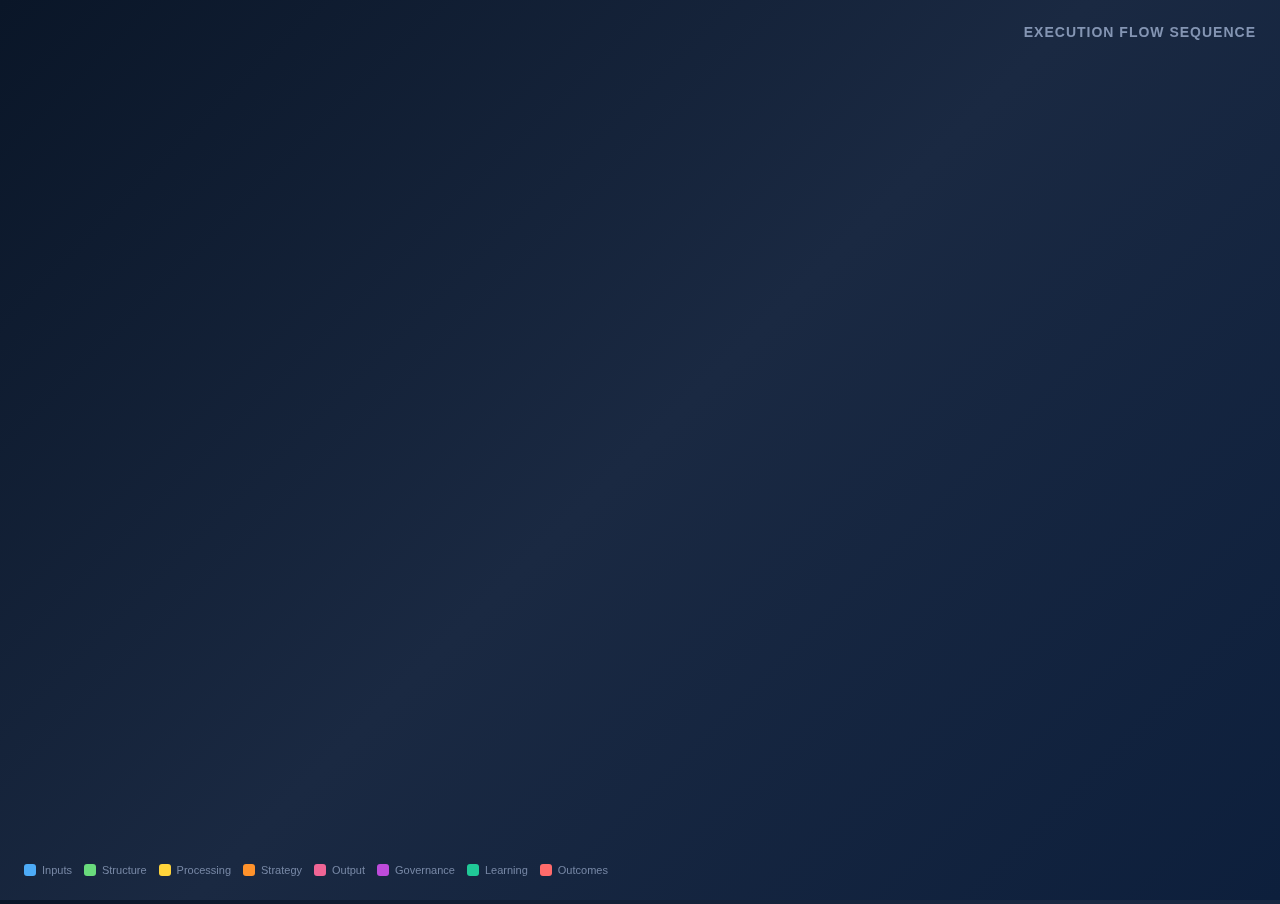
<file: execution-flow-mindmap.html>
<!DOCTYPE html>
<html lang="en">
<head>
    <meta charset="UTF-8">
    <meta name="viewport" content="width=device-width, initial-scale=1.0">
    <title>Execution Flow Sequence - Mindmap</title>
    <script src="https://d3js.org/d3.v7.min.js"></script>
    <style>
        * {
            margin: 0;
            padding: 0;
            box-sizing: border-box;
        }

        body {
            font-family: 'Google Sans', 'Segoe UI', Roboto, -apple-system, BlinkMacSystemFont, sans-serif;
            background: linear-gradient(135deg, #0a1628 0%, #1a2942 50%, #0d1f3c 100%);
            overflow: hidden;
            width: 100vw;
            height: 100vh;
        }

        #mindmap {
            width: 100%;
            height: 100%;
        }

        .node-group {
            cursor: pointer;
        }

        .node-rect {
            filter: drop-shadow(0 2px 8px rgba(0, 0, 0, 0.3));
            transition: filter 0.2s ease;
        }

        .node-group:hover .node-rect {
            filter: drop-shadow(0 4px 16px rgba(0, 0, 0, 0.4));
        }

        .node-text {
            font-size: 13px;
            font-weight: 500;
            fill: #ffffff;
            pointer-events: none;
            user-select: none;
        }

        .node-sub {
            font-size: 10px;
            font-weight: 400;
            fill: rgba(255, 255, 255, 0.7);
            pointer-events: none;
            user-select: none;
        }

        .toggle-circle {
            fill: rgba(255, 255, 255, 0.15);
            stroke: rgba(255, 255, 255, 0.3);
            stroke-width: 1;
            cursor: pointer;
            transition: fill 0.2s ease;
        }

        .toggle-circle:hover {
            fill: rgba(255, 255, 255, 0.25);
        }

        .toggle-text {
            font-size: 12px;
            font-weight: 600;
            fill: rgba(255, 255, 255, 0.8);
            pointer-events: none;
            user-select: none;
        }

        .link {
            fill: none;
            stroke: rgba(159, 176, 208, 0.4);
            stroke-width: 2;
            stroke-linecap: round;
        }

        .link.feedback {
            stroke: rgba(255, 176, 32, 0.4);
            stroke-dasharray: 6 4;
        }

        /* Color classes for nodes by layer type */
        .node-root { fill: linear-gradient(135deg, #667eea 0%, #764ba2 100%); }
        .node-inputs { fill: #4dabf7; }
        .node-structure { fill: #69db7c; }
        .node-processing { fill: #ffd43b; }
        .node-strategy { fill: #ff922b; }
        .node-output { fill: #f06595; }
        .node-governance { fill: #be4bdb; }
        .node-learning { fill: #20c997; }
        .node-outcomes { fill: #ff6b6b; }

        /* Info Panel */
        #info-panel {
            position: fixed;
            top: 24px;
            left: 24px;
            width: 360px;
            max-height: calc(100vh - 48px);
            background: rgba(26, 41, 66, 0.95);
            backdrop-filter: blur(10px);
            border: 1px solid rgba(159, 176, 208, 0.2);
            border-radius: 16px;
            box-shadow: 0 8px 32px rgba(0, 0, 0, 0.4);
            padding: 24px;
            opacity: 0;
            transform: translateY(-10px);
            transition: opacity 0.3s ease, transform 0.3s ease;
            pointer-events: none;
            z-index: 1000;
            overflow-y: auto;
        }

        #info-panel.visible {
            opacity: 1;
            transform: translateY(0);
            pointer-events: auto;
        }

        #info-panel .panel-header {
            display: flex;
            align-items: flex-start;
            justify-content: space-between;
            margin-bottom: 16px;
        }

        #info-panel .panel-title {
            font-size: 18px;
            font-weight: 600;
            color: #ffffff;
            line-height: 1.4;
            flex: 1;
            padding-right: 12px;
        }

        #info-panel .panel-close {
            width: 28px;
            height: 28px;
            border: none;
            background: rgba(255, 255, 255, 0.1);
            border-radius: 50%;
            cursor: pointer;
            display: flex;
            align-items: center;
            justify-content: center;
            color: rgba(255, 255, 255, 0.7);
            font-size: 18px;
            flex-shrink: 0;
            transition: background 0.2s ease;
        }

        #info-panel .panel-close:hover {
            background: rgba(255, 255, 255, 0.2);
        }

        #info-panel .panel-badge {
            display: inline-block;
            padding: 4px 12px;
            border-radius: 12px;
            font-size: 12px;
            font-weight: 500;
            margin-bottom: 16px;
            color: #1a1a2e;
        }

        #info-panel .panel-description {
            font-size: 14px;
            line-height: 1.6;
            color: rgba(255, 255, 255, 0.8);
            margin-bottom: 16px;
        }

        #info-panel .panel-section {
            margin-bottom: 16px;
        }

        #info-panel .panel-section-title {
            font-size: 11px;
            font-weight: 600;
            color: rgba(159, 176, 208, 0.8);
            text-transform: uppercase;
            letter-spacing: 0.5px;
            margin-bottom: 8px;
        }

        #info-panel .panel-io {
            font-size: 13px;
            line-height: 1.5;
            color: rgba(255, 255, 255, 0.7);
        }

        #info-panel .panel-io-item {
            display: flex;
            align-items: flex-start;
            margin-bottom: 4px;
        }

        #info-panel .panel-io-label {
            font-weight: 500;
            color: rgba(159, 176, 208, 0.9);
            margin-right: 8px;
            min-width: 30px;
        }

        #info-panel .panel-meta {
            font-size: 12px;
            color: rgba(159, 176, 208, 0.6);
            padding-top: 12px;
            border-top: 1px solid rgba(159, 176, 208, 0.15);
        }

        #info-panel .panel-meta span {
            display: block;
            margin-bottom: 4px;
        }

        .node-rect.selected {
            stroke: #4dabf7;
            stroke-width: 3;
        }

        .node-rect.focused {
            stroke: #ffd43b;
            stroke-width: 3;
            stroke-dasharray: 6 3;
        }

        /* Title */
        .page-title {
            position: fixed;
            top: 24px;
            right: 24px;
            font-size: 14px;
            font-weight: 600;
            color: rgba(159, 176, 208, 0.8);
            text-transform: uppercase;
            letter-spacing: 1px;
            z-index: 100;
        }

        .keyboard-hint {
            position: fixed;
            bottom: 24px;
            right: 24px;
            background: rgba(26, 41, 66, 0.9);
            color: rgba(255, 255, 255, 0.8);
            padding: 12px 16px;
            border-radius: 8px;
            font-size: 12px;
            line-height: 1.6;
            border: 1px solid rgba(159, 176, 208, 0.2);
            opacity: 0;
            transition: opacity 0.3s ease;
            pointer-events: none;
            z-index: 1000;
        }

        .keyboard-hint.visible {
            opacity: 1;
        }

        .keyboard-hint kbd {
            background: rgba(255, 255, 255, 0.15);
            padding: 2px 6px;
            border-radius: 4px;
            margin-right: 4px;
            font-family: inherit;
        }

        /* Legend */
        .legend {
            position: fixed;
            bottom: 24px;
            left: 24px;
            display: flex;
            flex-wrap: wrap;
            gap: 12px;
            z-index: 100;
        }

        .legend-item {
            display: flex;
            align-items: center;
            gap: 6px;
            font-size: 11px;
            color: rgba(159, 176, 208, 0.7);
        }

        .legend-dot {
            width: 12px;
            height: 12px;
            border-radius: 3px;
        }
    </style>
</head>
<body>
    <div class="page-title">Execution Flow Sequence</div>

    <!-- Info Panel -->
    <div id="info-panel">
        <div class="panel-header">
            <div class="panel-title"></div>
            <button class="panel-close">&times;</button>
        </div>
        <div class="panel-badge"></div>
        <div class="panel-description"></div>
        <div class="panel-section panel-value">
            <div class="panel-section-title">Value</div>
            <div class="panel-io"></div>
        </div>
        <div class="panel-section panel-inputs">
            <div class="panel-section-title">Inputs</div>
            <div class="panel-io"></div>
        </div>
        <div class="panel-section panel-outputs">
            <div class="panel-section-title">Outputs</div>
            <div class="panel-io"></div>
        </div>
        <div class="panel-meta"></div>
    </div>

    <svg id="mindmap"></svg>

    <!-- Legend -->
    <div class="legend">
        <div class="legend-item"><div class="legend-dot" style="background: #4dabf7"></div>Inputs</div>
        <div class="legend-item"><div class="legend-dot" style="background: #69db7c"></div>Structure</div>
        <div class="legend-item"><div class="legend-dot" style="background: #ffd43b"></div>Processing</div>
        <div class="legend-item"><div class="legend-dot" style="background: #ff922b"></div>Strategy</div>
        <div class="legend-item"><div class="legend-dot" style="background: #f06595"></div>Output</div>
        <div class="legend-item"><div class="legend-dot" style="background: #be4bdb"></div>Governance</div>
        <div class="legend-item"><div class="legend-dot" style="background: #20c997"></div>Learning</div>
        <div class="legend-item"><div class="legend-dot" style="background: #ff6b6b"></div>Outcomes</div>
    </div>

    <!-- Keyboard Hint -->
    <div class="keyboard-hint" id="keyboard-hint">
        <div><kbd>Arrow Keys</kbd> Navigate</div>
        <div><kbd>Enter</kbd> Expand/Collapse</div>
        <div><kbd>Space</kbd> View Details</div>
        <div><kbd>Esc</kbd> Close Panel</div>
        <div><kbd>Home</kbd> Go to Root</div>
        <div><kbd>?</kbd> Toggle Help</div>
    </div>

    <script>
        // Execution Flow Sequence mindmap data
        const data = {
            name: "AI Proposal System",
            sub: "Execution Flow Sequence",
            description: "Complete execution flow showing how AI-powered proposals are generated: Inputs -> Knowledge -> Decisions -> Simulation -> AI Engine -> Strategy -> Output -> Governance. Learning agents provide feedback loops for continuous improvement.",
            colorClass: "node-root",
            expanded: true,
            children: [
                {
                    name: "Inputs",
                    sub: "Layer 0: External data sources",
                    description: "External inputs that feed into the proposal system, providing context, constraints, and historical data.",
                    colorClass: "node-inputs",
                    expanded: true,
                    children: [
                        {
                            name: "Customer Case Inputs",
                            sub: "sector, water, constraints, priorities",
                            description: "Representative customer cases + project constraints + ESG priorities provided ahead of demo.",
                            value: "Ensures recommendations are context-specific (industry + chemistry + constraints + ESG).",
                            io: {
                                in: ["Client sector/application", "Influent water quality", "Flow/conditions", "Targets", "Constraints", "ESG priorities"],
                                out: ["Structured context vector", "Activated rules + decision branches"]
                            },
                            colorClass: "node-inputs"
                        },
                        {
                            name: "Existing Artifacts",
                            sub: "templates, spreadsheets",
                            description: "Current proposal template + sizing/costing spreadsheets + margin/logistics assumptions.",
                            value: "Anchors outputs to real MembraCon workflow (not generic).",
                            io: {
                                in: ["Word/PDF templates", "Cost/sizing sheets", "Margin/contingency rules"],
                                out: ["Canonical schema", "Baseline pricing + assumptions"]
                            },
                            colorClass: "node-inputs"
                        },
                        {
                            name: "Technology Catalog",
                            sub: "UF, MBR, RO, UV, AOP",
                            description: "List of common processes, constraints, vendors, envelopes.",
                            value: "Grounds recommendations in deployable solutions and preferred families.",
                            io: {
                                in: ["Process modules", "Operating envelopes", "Vendors/families"],
                                out: ["Option set for graph traversal"]
                            },
                            colorClass: "node-inputs"
                        },
                        {
                            name: "Historical Context",
                            sub: "past proposals, won/lost",
                            description: "Anonymized dataset of prior proposals and outcomes.",
                            value: "Enables pricing intelligence + win/loss feedback + calibration.",
                            io: {
                                in: ["5-10 past proposals", "Indicative prices", "Outcomes"],
                                out: ["Training signals", "Deal-response priors"]
                            },
                            colorClass: "node-inputs"
                        },
                        {
                            name: "ESG Framework",
                            sub: "metrics, reporting style",
                            description: "Preferred ESG metrics (water recovery, energy intensity, carbon).",
                            value: "Makes sustainability a first-class optimization objective and reporting layer.",
                            io: {
                                in: ["Targets/metrics", "Claim styles"],
                                out: ["ESG calculators", "ESG narrative templates"]
                            },
                            colorClass: "node-inputs"
                        }
                    ]
                },
                {
                    name: "Structure",
                    sub: "Layer 1: Knowledge & Decisions",
                    description: "Core structural intelligence that encodes domain expertise and decision logic.",
                    colorClass: "node-structure",
                    expanded: false,
                    children: [
                        {
                            name: "Structural Intelligence",
                            sub: "knowledge graph, rules",
                            description: "Decision network encoding MembraCon expertise: relationships among water params, tech choices, cost, ESG.",
                            value: "Turns tribal knowledge into repeatable, explainable, scalable logic (guardrails + reuse).",
                            io: {
                                in: ["Domain rules", "Process constraints", "Standards/regulations"],
                                out: ["Decision graph", "Constraints for AI engine"]
                            },
                            colorClass: "node-structure"
                        },
                        {
                            name: "Decision Nodes",
                            sub: "tech -> sizing -> ops -> pricing",
                            description: "Explicit nodes: technology selection, system sizing, operational setup, pricing strategy, ESG enhancements, presentation.",
                            value: "Prevents omissions; enforces completeness; makes reasoning queryable.",
                            io: {
                                in: ["Context vector", "Knowledge graph"],
                                out: ["Candidate paths (solutions)", "Explainable branch decisions"]
                            },
                            colorClass: "node-structure"
                        }
                    ]
                },
                {
                    name: "Processing",
                    sub: "Layer 2: Simulation & AI",
                    description: "Core processing layer where simulations validate designs and AI optimizes decisions.",
                    colorClass: "node-processing",
                    expanded: false,
                    children: [
                        {
                            name: "Simulation & Checks",
                            sub: "mass balance, OPEX, energy",
                            description: "Quantitative checks inside the flow: verifies effluent targets, estimates OPEX, waste generation, energy use.",
                            value: "Moves beyond 'plausible' to 'validated enough for proposals'.",
                            io: {
                                in: ["Candidate designs", "Formulas/models"],
                                out: ["Performance estimates", "Cost + ESG metrics"]
                            },
                            colorClass: "node-processing"
                        },
                        {
                            name: "AI Decision Engine",
                            sub: "multi-objective optimization",
                            description: "Optimizes across technical compliance, cost, margin, ESG priorities, and client preferences.",
                            value: "Finds the 'geodesic' (best) path in a complex decision space faster than manual workflows.",
                            io: {
                                in: ["Decision graph", "Metrics from simulators", "Historical priors"],
                                out: ["Ranked solution shortlist", "Chosen path + confidence"]
                            },
                            colorClass: "node-processing"
                        }
                    ]
                },
                {
                    name: "Strategy",
                    sub: "Layer 3: Pricing & ESG",
                    description: "Strategic modules for pricing optimization and ESG compliance.",
                    colorClass: "node-strategy",
                    expanded: false,
                    children: [
                        {
                            name: "Pricing Strategy",
                            sub: "value-driven, BOO/BOT",
                            description: "Selects pricing model and ranges (CAPEX sale vs BOO/BOT/service) and justifies margin/elasticity.",
                            value: "Improves win-rate consistency and protects margin with data-backed pricing logic.",
                            io: {
                                in: ["Cost model", "Segment priors", "Client preference"],
                                out: ["Price bands", "Commercial options", "Justifications"]
                            },
                            colorClass: "node-strategy"
                        },
                        {
                            name: "ESG Optimization",
                            sub: "water reuse, carbon, energy",
                            description: "Uses ESG priorities as weights; can produce cost-optimized vs ESG-optimized scenarios.",
                            value: "Differentiates brand with credible quantified sustainability and avoids greenwashing.",
                            io: {
                                in: ["ESG targets", "Metrics"],
                                out: ["ESG features", "Quantified impacts", "Trade-off scenarios"]
                            },
                            colorClass: "node-strategy"
                        }
                    ]
                },
                {
                    name: "Output",
                    sub: "Layer 4: Proposal Generation",
                    description: "Final output generation delivering ranked options with rationale.",
                    colorClass: "node-output",
                    expanded: false,
                    children: [
                        {
                            name: "Proposal Output",
                            sub: "ranked options, rationale",
                            description: "Delivers ranked shortlist, rationale, and a draft proposal structure aligned to MembraCon templates.",
                            value: "Cuts turnaround time drastically while keeping quality consistent.",
                            io: {
                                in: ["Chosen path", "Pricing + ESG narratives", "Template schema"],
                                out: ["Draft proposal", "Client-facing explanation report"]
                            },
                            colorClass: "node-output"
                        }
                    ]
                },
                {
                    name: "Governance",
                    sub: "Layer 5: Audit & Compliance",
                    description: "Governance layer ensuring explainability, auditability, and policy compliance.",
                    colorClass: "node-governance",
                    expanded: false,
                    children: [
                        {
                            name: "Decision Ledger",
                            sub: "immutable 'why' trail",
                            description: "Permissioned blockchain logs inputs, decisions, overrides, confidence, and rationale.",
                            value: "Explainability + auditability + governance (policy checks, approvals).",
                            io: {
                                in: ["Decision events", "Policy rules", "Human sign-offs"],
                                out: ["Tamper-proof audit trail", "Queryable explanations"]
                            },
                            colorClass: "node-governance"
                        },
                        {
                            name: "Governance & Compliance",
                            sub: "policies, approvals",
                            description: "Human-in-the-loop controls, policy enforcement, compliance checks and monitoring.",
                            value: "Makes the system 'responsible by design' and safe for regulated contexts.",
                            io: {
                                in: ["Policies", "Threshold rules"],
                                out: ["Approvals/flags", "Compliance reports"]
                            },
                            colorClass: "node-governance"
                        }
                    ]
                },
                {
                    name: "Learning",
                    sub: "Layer 6: Continuous Improvement",
                    description: "Learning agents that enable continuous improvement through feedback loops.",
                    colorClass: "node-learning",
                    expanded: false,
                    children: [
                        {
                            name: "Learning Agents Hub",
                            sub: "continuous improvement",
                            description: "Specialized agents: win/loss, pricing intelligence, tech performance, ESG tracking, external ingestion.",
                            value: "System improves with every proposal and deployment-competitive advantage compounds over time.",
                            io: {
                                in: ["Outcomes", "New costs", "Performance data", "Reg updates"],
                                out: ["Updated weights", "New rules", "Refreshed models"]
                            },
                            colorClass: "node-learning"
                        },
                        {
                            name: "Win/Loss Agent",
                            sub: "pattern mining",
                            description: "Learns what correlates with wins/losses by segment; feeds back to proposal framing and selection.",
                            value: "Improves win rate and messaging relevance.",
                            io: {
                                in: ["Won/lost outcomes", "Reasons"],
                                out: ["Segment patterns", "Recommendation nudges"]
                            },
                            colorClass: "node-learning"
                        },
                        {
                            name: "Pricing Agent",
                            sub: "elasticity, benchmarks",
                            description: "Learns price sensitivity, supports alternate financing options, integrates market benchmarks.",
                            value: "Optimizes margin without losing deals to uncertainty-driven discounting.",
                            io: {
                                in: ["Historical deals", "Segment priors"],
                                out: ["Price recommendations", "Discount rules", "Model updates"]
                            },
                            colorClass: "node-learning"
                        },
                        {
                            name: "Tech Performance Agent",
                            sub: "real-world reliability",
                            description: "Tracks actual performance/lifetime/maintenance outcomes and updates tech priors.",
                            value: "Keeps proposals technically sharp and reduces risk from optimistic assumptions.",
                            io: {
                                in: ["Ops data", "Maintenance data"],
                                out: ["Updated performance priors", "Better OPEX estimates"]
                            },
                            colorClass: "node-learning"
                        },
                        {
                            name: "ESG Tracking Agent",
                            sub: "outcomes vs projections",
                            description: "Compares projected vs actual ESG outcomes; refines calculators and supports proof points.",
                            value: "Strengthens credibility and client trust with verifiable sustainability claims.",
                            io: {
                                in: ["Measured savings", "Energy use", "Carbon estimates"],
                                out: ["Calibrated ESG models", "Case-study proof points"]
                            },
                            colorClass: "node-learning"
                        },
                        {
                            name: "Knowledge Ingestion",
                            sub: "regulations, market data",
                            description: "Scans external updates (regulatory changes, new tech, cost shifts) and flags/updates the system.",
                            value: "Prevents knowledge staleness in a fast-moving field.",
                            io: {
                                in: ["Reg updates", "Industry reports"],
                                out: ["Rule updates", "Alerts", "Catalog refresh"]
                            },
                            colorClass: "node-learning"
                        }
                    ]
                },
                {
                    name: "Outcomes",
                    sub: "Layer 7: Results & Roadmap",
                    description: "Business outcomes and deployment roadmap for measuring success.",
                    colorClass: "node-outcomes",
                    expanded: false,
                    children: [
                        {
                            name: "Business Outcomes",
                            sub: "speed, win rate, margin",
                            description: "Expected results: reduced turnaround, consistent quality, improved win rate, value-driven pricing, ESG differentiation.",
                            value: "Maps system capabilities to measurable business KPIs.",
                            io: {
                                in: ["System adoption", "Data feedback"],
                                out: ["KPI improvements", "Strategic insights"]
                            },
                            colorClass: "node-outcomes"
                        },
                        {
                            name: "Roadmap",
                            sub: "phased deployment",
                            description: "Phases: discovery -> MVP -> expansion -> pilot -> full deployment -> ongoing evolution.",
                            value: "Reduces risk; delivers value early; builds trust and adoption.",
                            io: {
                                in: ["Workshops", "Data", "Pilot feedback"],
                                out: ["Production rollout", "Continuous improvement"]
                            },
                            colorClass: "node-outcomes"
                        }
                    ]
                }
            ]
        };

        // Color mapping
        const COLOR_MAP = {
            "node-root": "#667eea",
            "node-inputs": "#4dabf7",
            "node-structure": "#69db7c",
            "node-processing": "#ffd43b",
            "node-strategy": "#ff922b",
            "node-output": "#f06595",
            "node-governance": "#be4bdb",
            "node-learning": "#20c997",
            "node-outcomes": "#ff6b6b"
        };

        // SVG setup
        const svg = d3.select("#mindmap");
        const width = window.innerWidth;
        const height = window.innerHeight;

        svg.attr("width", width).attr("height", height);

        const g = svg.append("g");

        // Zoom behavior
        const zoom = d3.zoom()
            .scaleExtent([0.3, 3])
            .on("zoom", (event) => {
                g.attr("transform", event.transform);
            });

        svg.call(zoom);

        // Initial transform to center
        svg.call(zoom.transform, d3.zoomIdentity.translate(width / 6, height / 2).scale(0.85));

        // Node dimensions
        const nodeHeight = 52;
        const nodePadding = 20;
        const levelGap = 200;
        const verticalGap = 12;
        const toggleRadius = 12;

        // Calculate text width
        function getTextWidth(text, fontSize = 13) {
            const canvas = document.createElement('canvas');
            const context = canvas.getContext('2d');
            context.font = `500 ${fontSize}px Google Sans, Segoe UI, Roboto, sans-serif`;
            return context.measureText(text).width;
        }

        // Get node width based on text (including sub text)
        function getNodeWidth(d) {
            const nameWidth = getTextWidth(d.data.name, 13);
            const subWidth = d.data.sub ? getTextWidth(d.data.sub, 10) : 0;
            const maxTextWidth = Math.max(nameWidth, subWidth);
            return Math.max(maxTextWidth + nodePadding * 2.5, 160);
        }

        // Get color based on colorClass
        function getColor(d) {
            return COLOR_MAP[d.data.colorClass] || "#667eea";
        }

        // Check if node has children
        function hasChildren(d) {
            return d.data.children && d.data.children.length > 0;
        }

        // Custom tree layout
        function computeLayout(root) {
            function computeSubtreeHeight(node) {
                if (!node.children || node.children.length === 0) {
                    node.subtreeHeight = nodeHeight;
                    return node.subtreeHeight;
                }

                let totalHeight = 0;
                node.children.forEach((child, i) => {
                    totalHeight += computeSubtreeHeight(child);
                    if (i < node.children.length - 1) {
                        totalHeight += verticalGap;
                    }
                });
                node.subtreeHeight = totalHeight;
                return totalHeight;
            }

            computeSubtreeHeight(root);

            function assignPositions(node, x, yStart) {
                node.x = x;

                if (!node.children || node.children.length === 0) {
                    node.y = yStart + nodeHeight / 2;
                    return;
                }

                let currentY = yStart;
                node.children.forEach((child, i) => {
                    assignPositions(child, x + getNodeWidth(node) + levelGap, currentY);
                    currentY += child.subtreeHeight + verticalGap;
                });

                const firstChild = node.children[0];
                const lastChild = node.children[node.children.length - 1];
                node.y = (firstChild.y + lastChild.y) / 2;
            }

            assignPositions(root, 0, -root.subtreeHeight / 2);
        }

        // Build hierarchy with expanded state
        function buildHierarchy(data) {
            const root = d3.hierarchy(data, d => d.expanded !== false ? d.children : null);
            computeLayout(root);
            return root;
        }

        // Generate curved path
        function generatePath(source, target) {
            const sourceWidth = getNodeWidth(source);
            const startX = source.x + sourceWidth + toggleRadius * 2 + 4;
            const startY = source.y;
            const endX = target.x;
            const endY = target.y;

            const midX = startX + (endX - startX) * 0.5;

            return `M ${startX} ${startY}
                    C ${midX} ${startY},
                      ${midX} ${endY},
                      ${endX} ${endY}`;
        }

        // Store previous positions for animation
        let previousPositions = new Map();

        // Animation duration
        const duration = 500;

        // Info panel elements
        const infoPanel = document.getElementById('info-panel');
        const panelTitle = infoPanel.querySelector('.panel-title');
        const panelBadge = infoPanel.querySelector('.panel-badge');
        const panelDescription = infoPanel.querySelector('.panel-description');
        const panelValue = infoPanel.querySelector('.panel-value .panel-io');
        const panelInputs = infoPanel.querySelector('.panel-inputs .panel-io');
        const panelOutputs = infoPanel.querySelector('.panel-outputs .panel-io');
        const panelMeta = infoPanel.querySelector('.panel-meta');
        const panelClose = infoPanel.querySelector('.panel-close');

        let selectedNode = null;

        // Show info panel
        function showInfoPanel(d) {
            if (selectedNode) {
                g.selectAll('.node-rect').classed('selected', false);
            }
            selectedNode = d;

            g.selectAll('.node-group')
                .filter(node => node.data.name === d.data.name)
                .select('.node-rect')
                .classed('selected', true);

            panelTitle.textContent = d.data.name;

            const layerName = d.data.sub || 'Component';
            panelBadge.textContent = layerName;
            panelBadge.style.background = getColor(d);

            panelDescription.textContent = d.data.description || 'No description available.';

            // Value
            if (d.data.value) {
                infoPanel.querySelector('.panel-value').style.display = 'block';
                panelValue.textContent = d.data.value;
            } else {
                infoPanel.querySelector('.panel-value').style.display = 'none';
            }

            // IO
            if (d.data.io) {
                infoPanel.querySelector('.panel-inputs').style.display = 'block';
                infoPanel.querySelector('.panel-outputs').style.display = 'block';
                panelInputs.innerHTML = d.data.io.in.map(i => `<div class="panel-io-item"><span class="panel-io-label">></span>${i}</div>`).join('');
                panelOutputs.innerHTML = d.data.io.out.map(o => `<div class="panel-io-item"><span class="panel-io-label">></span>${o}</div>`).join('');
            } else {
                infoPanel.querySelector('.panel-inputs').style.display = 'none';
                infoPanel.querySelector('.panel-outputs').style.display = 'none';
            }

            // Meta
            const childCount = d.data.children ? d.data.children.length : 0;
            const path = d.ancestors().reverse().map(n => n.data.name).join(' > ');

            panelMeta.innerHTML = `
                <span><strong>Path:</strong> ${path}</span>
                <span><strong>Depth:</strong> Level ${d.depth}</span>
                ${childCount > 0 ? `<span><strong>Children:</strong> ${childCount} items</span>` : ''}
            `;

            infoPanel.classList.add('visible');
        }

        // Hide info panel
        function hideInfoPanel() {
            infoPanel.classList.remove('visible');
            if (selectedNode) {
                g.selectAll('.node-rect').classed('selected', false);
                selectedNode = null;
            }
        }

        panelClose.addEventListener('click', hideInfoPanel);

        function onNodeClick(event, d) {
            event.stopPropagation();
            showInfoPanel(d);
        }

        svg.on('click', function(event) {
            if (event.target === this) {
                hideInfoPanel();
            }
        });

        let toggleSource = null;

        function toggleNode(event, d) {
            event.stopPropagation();
            if (hasChildren(d)) {
                toggleSource = d;
                d.data.expanded = d.data.expanded === false ? true : false;
                update(d);
            }
        }

        function generateCollapsedPath(source) {
            const sourceWidth = getNodeWidth(source);
            const x = source.x + sourceWidth + toggleRadius * 2 + 4;
            const y = source.y;
            return `M ${x} ${y} C ${x} ${y}, ${x} ${y}, ${x} ${y}`;
        }

        function update(toggledNode = null) {
            const root = buildHierarchy(data);
            const nodes = root.descendants();
            const links = root.links();

            const nodeMap = new Map();
            nodes.forEach(d => {
                nodeMap.set(d.data.name, d);
            });

            function getSourcePosition(d) {
                if (toggledNode) {
                    return { x: toggledNode.x, y: toggledNode.y };
                }
                if (d.parent) {
                    const parentKey = d.parent.ancestors().map(n => n.data.name).join('/');
                    const parentPos = previousPositions.get(parentKey);
                    if (parentPos) return parentPos;
                    return { x: d.parent.x, y: d.parent.y };
                }
                return { x: d.x, y: d.y };
            }

            function getCollapsePosition(d) {
                const sourceNode = nodeMap.get(d.source.data.name);
                if (sourceNode) {
                    return sourceNode;
                }
                if (toggledNode) {
                    return toggledNode;
                }
                const prevPos = previousPositions.get(d.source.data.name);
                if (prevPos) {
                    return { x: prevPos.x, y: prevPos.y, data: d.source.data };
                }
                return d.source;
            }

            const easing = d3.easeCubicInOut;

            function getLinkKey(d) {
                const sourcePath = d.source.ancestors().map(n => n.data.name).join('/');
                const targetPath = d.target.ancestors().map(n => n.data.name).join('/');
                return sourcePath + '->' + targetPath;
            }

            g.selectAll(".link").interrupt();
            g.selectAll(".node-group").interrupt();

            const link = g.selectAll(".link")
                .data(links, getLinkKey);

            link.exit()
                .each(function(d) {
                    d.collapseTarget = getCollapsePosition(d);
                })
                .transition()
                .duration(duration)
                .ease(easing)
                .attr("d", function(d) {
                    const target = d.collapseTarget;
                    const sourceWidth = getTextWidth(target.data.name) + nodePadding * 2;
                    const x = target.x + sourceWidth + toggleRadius * 2 + 4;
                    const y = target.y;
                    return `M ${x} ${y} C ${x} ${y}, ${x} ${y}, ${x} ${y}`;
                })
                .attr("opacity", 0)
                .remove();

            const linkEnter = link.enter()
                .append("path")
                .attr("class", "link")
                .attr("opacity", 0)
                .attr("d", d => generateCollapsedPath(d.source));

            link.merge(linkEnter)
                .transition()
                .duration(duration)
                .ease(easing)
                .attr("d", d => generatePath(d.source, d.target))
                .attr("opacity", 1);

            function getNodeKey(d) {
                return d.ancestors().map(n => n.data.name).join('/');
            }

            const node = g.selectAll(".node-group")
                .data(nodes, getNodeKey);

            node.exit()
                .each(function(d) {
                    d.sourcePosition = getSourcePosition(d);
                })
                .transition()
                .duration(duration)
                .ease(easing)
                .attr("transform", d => `translate(${d.sourcePosition.x}, ${d.sourcePosition.y})`)
                .attr("opacity", 0)
                .on("end", function() {
                    d3.select(this).remove();
                });

            const nodeEnter = node.enter()
                .append("g")
                .attr("class", "node-group")
                .attr("opacity", 0)
                .attr("transform", d => {
                    const source = getSourcePosition(d);
                    return `translate(${source.x}, ${source.y})`;
                });

            // Node rectangle with gradient fill
            nodeEnter.append("rect")
                .attr("class", "node-rect")
                .attr("x", 0)
                .attr("y", -nodeHeight / 2)
                .attr("width", d => getNodeWidth(d))
                .attr("height", nodeHeight)
                .attr("rx", 8)
                .attr("ry", 8)
                .attr("fill", d => getColor(d))
                .on("click", onNodeClick);

            // Node text (name)
            nodeEnter.append("text")
                .attr("class", "node-text")
                .attr("x", d => getNodeWidth(d) / 2)
                .attr("y", d => d.data.sub ? -6 : 0)
                .attr("dy", "0.35em")
                .attr("text-anchor", "middle")
                .text(d => d.data.name);

            // Node sub text
            nodeEnter.filter(d => d.data.sub)
                .append("text")
                .attr("class", "node-sub")
                .attr("x", d => getNodeWidth(d) / 2)
                .attr("y", 10)
                .attr("dy", "0.35em")
                .attr("text-anchor", "middle")
                .text(d => d.data.sub);

            // Toggle button
            const toggleGroup = nodeEnter.filter(d => hasChildren(d))
                .append("g")
                .attr("class", "toggle-group")
                .attr("transform", d => `translate(${getNodeWidth(d) + toggleRadius + 4}, 0)`)
                .on("click", toggleNode);

            toggleGroup.append("circle")
                .attr("class", "toggle-circle")
                .attr("r", toggleRadius);

            toggleGroup.append("text")
                .attr("class", "toggle-text")
                .attr("text-anchor", "middle")
                .attr("dy", "0.35em")
                .text(d => d.data.expanded === false ? "+" : "-");

            const nodeUpdate = node.merge(nodeEnter);

            nodeUpdate.transition()
                .duration(duration)
                .ease(easing)
                .attr("opacity", 1)
                .attr("transform", d => `translate(${d.x}, ${d.y})`);

            nodeUpdate.select(".toggle-text")
                .text(d => d.data.expanded === false ? "+" : "-");

            nodeUpdate.select(".node-rect")
                .attr("fill", d => getColor(d));

            previousPositions = new Map();
            nodes.forEach(d => {
                const key = d.ancestors().map(n => n.data.name).join('/');
                previousPositions.set(key, { x: d.x, y: d.y, name: d.data.name });
            });
        }

        // Initial render
        update();

        // Handle window resize
        window.addEventListener("resize", () => {
            const newWidth = window.innerWidth;
            const newHeight = window.innerHeight;
            svg.attr("width", newWidth).attr("height", newHeight);
        });

        // Keyboard navigation
        let focusedNode = null;
        const keyboardHint = document.getElementById('keyboard-hint');

        function getVisibleNodes() {
            const root = buildHierarchy(data);
            return root.descendants();
        }

        function updateFocusVisual() {
            g.selectAll('.node-rect').classed('focused', false);
            if (focusedNode) {
                g.selectAll('.node-group')
                    .filter(node => node.data.name === focusedNode.data.name &&
                                   node.depth === focusedNode.depth)
                    .select('.node-rect')
                    .classed('focused', true);
            }
        }

        function focusNode(node) {
            focusedNode = node;
            updateFocusVisual();
            panToNode(node);
        }

        function panToNode(node) {
            const transform = d3.zoomTransform(svg.node());
            const nodeWidth = getNodeWidth(node);
            const targetX = width / 2 - (node.x + nodeWidth / 2) * transform.k;
            const targetY = height / 2 - node.y * transform.k;

            svg.transition()
                .duration(300)
                .call(zoom.transform, d3.zoomIdentity
                    .translate(targetX, targetY)
                    .scale(transform.k));
        }

        function findNodeInDirection(currentNode, direction) {
            const nodes = getVisibleNodes();
            const current = nodes.find(n =>
                n.data.name === currentNode.data.name &&
                n.depth === currentNode.depth
            );

            if (!current) return null;

            switch (direction) {
                case 'right':
                    if (current.children && current.children.length > 0) {
                        return current.children[0];
                    }
                    return null;

                case 'left':
                    if (current.parent) {
                        return current.parent;
                    }
                    return null;

                case 'down':
                    if (current.parent) {
                        const siblings = current.parent.children;
                        const idx = siblings.indexOf(current);
                        if (idx < siblings.length - 1) {
                            return siblings[idx + 1];
                        }
                    }
                    const nodesBelow = nodes.filter(n => n.y > current.y);
                    if (nodesBelow.length > 0) {
                        nodesBelow.sort((a, b) => {
                            const yDiff = a.y - b.y;
                            if (Math.abs(yDiff) < 10) {
                                return a.depth - b.depth;
                            }
                            return yDiff;
                        });
                        return nodesBelow[0];
                    }
                    return null;

                case 'up':
                    if (current.parent) {
                        const siblings = current.parent.children;
                        const idx = siblings.indexOf(current);
                        if (idx > 0) {
                            return siblings[idx - 1];
                        }
                    }
                    const nodesAbove = nodes.filter(n => n.y < current.y);
                    if (nodesAbove.length > 0) {
                        nodesAbove.sort((a, b) => {
                            const yDiff = b.y - a.y;
                            if (Math.abs(yDiff) < 10) {
                                return a.depth - b.depth;
                            }
                            return yDiff;
                        });
                        return nodesAbove[0];
                    }
                    return null;
            }
            return null;
        }

        function toggleKeyboardHint() {
            keyboardHint.classList.toggle('visible');
        }

        document.addEventListener('keydown', (event) => {
            if (event.target.tagName === 'INPUT' || event.target.tagName === 'TEXTAREA') {
                return;
            }

            const nodes = getVisibleNodes();

            switch (event.key) {
                case '?':
                    event.preventDefault();
                    toggleKeyboardHint();
                    break;

                case 'Escape':
                    event.preventDefault();
                    hideInfoPanel();
                    keyboardHint.classList.remove('visible');
                    break;

                case 'Home':
                    event.preventDefault();
                    focusNode(nodes[0]);
                    break;

                case 'ArrowRight':
                    event.preventDefault();
                    if (!focusedNode) {
                        focusNode(nodes[0]);
                    } else {
                        const current = nodes.find(n =>
                            n.data.name === focusedNode.data.name &&
                            n.depth === focusedNode.depth
                        );
                        if (current && hasChildren(current) && current.data.expanded === false) {
                            current.data.expanded = true;
                            update(current);
                            setTimeout(() => {
                                const newNodes = getVisibleNodes();
                                const updated = newNodes.find(n =>
                                    n.data.name === focusedNode.data.name &&
                                    n.depth === focusedNode.depth
                                );
                                if (updated && updated.children) {
                                    focusNode(updated.children[0]);
                                }
                            }, 100);
                        } else {
                            const next = findNodeInDirection(focusedNode, 'right');
                            if (next) focusNode(next);
                        }
                    }
                    break;

                case 'ArrowLeft':
                    event.preventDefault();
                    if (!focusedNode) {
                        focusNode(nodes[0]);
                    } else {
                        const next = findNodeInDirection(focusedNode, 'left');
                        if (next) focusNode(next);
                    }
                    break;

                case 'ArrowDown':
                    event.preventDefault();
                    if (!focusedNode) {
                        focusNode(nodes[0]);
                    } else {
                        const next = findNodeInDirection(focusedNode, 'down');
                        if (next) focusNode(next);
                    }
                    break;

                case 'ArrowUp':
                    event.preventDefault();
                    if (!focusedNode) {
                        focusNode(nodes[0]);
                    } else {
                        const next = findNodeInDirection(focusedNode, 'up');
                        if (next) focusNode(next);
                    }
                    break;

                case 'Enter':
                    event.preventDefault();
                    if (focusedNode) {
                        const current = nodes.find(n =>
                            n.data.name === focusedNode.data.name &&
                            n.depth === focusedNode.depth
                        );
                        if (current && hasChildren(current)) {
                            current.data.expanded = current.data.expanded === false ? true : false;
                            update(current);
                            setTimeout(() => {
                                const newNodes = getVisibleNodes();
                                const updated = newNodes.find(n =>
                                    n.data.name === focusedNode.data.name &&
                                    n.depth === focusedNode.depth
                                );
                                if (updated) {
                                    focusedNode = updated;
                                    updateFocusVisual();
                                }
                            }, 100);
                        }
                    }
                    break;

                case ' ':
                    event.preventDefault();
                    if (focusedNode) {
                        const current = nodes.find(n =>
                            n.data.name === focusedNode.data.name &&
                            n.depth === focusedNode.depth
                        );
                        if (current) {
                            showInfoPanel(current);
                        }
                    }
                    break;

                case 'Tab':
                    event.preventDefault();
                    if (!focusedNode) {
                        focusNode(nodes[0]);
                    } else {
                        const currentIdx = nodes.findIndex(n =>
                            n.data.name === focusedNode.data.name &&
                            n.depth === focusedNode.depth
                        );
                        const nextIdx = event.shiftKey
                            ? (currentIdx - 1 + nodes.length) % nodes.length
                            : (currentIdx + 1) % nodes.length;
                        focusNode(nodes[nextIdx]);
                    }
                    break;
            }
        });

        // Show hint briefly on load
        setTimeout(() => {
            keyboardHint.classList.add('visible');
            setTimeout(() => {
                keyboardHint.classList.remove('visible');
            }, 3000);
        }, 1000);
    </script>
</body>
</html>
</file>
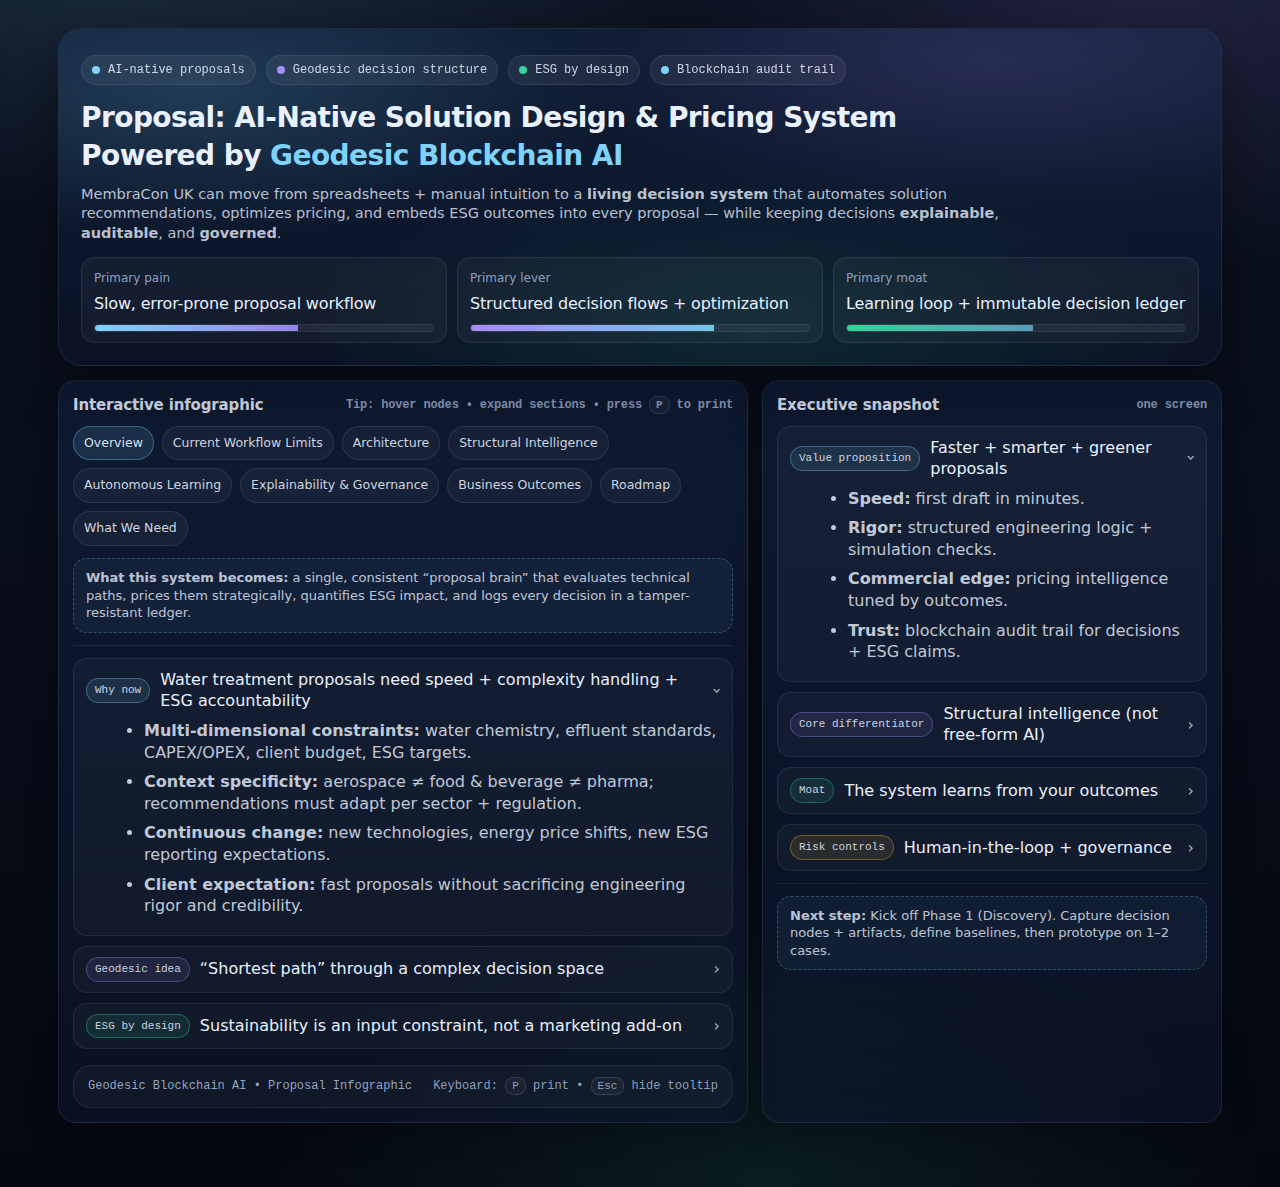
<file: infographics.html>
<!doctype html>
<html lang="en">
<head>
  <meta charset="utf-8" />
  <meta name="viewport" content="width=device-width,initial-scale=1" />
  <title>MembraCon — AI-Native Solution Design & Pricing System (Geodesic Blockchain AI)</title>
  <style>
    :root{
      --bg:#0b1220;
      --panel:#0f1a2f;
      --panel2:#0c162a;
      --card:#101f3a;
      --muted:#9fb0d0;
      --text:#e9f0ff;
      --line:rgba(255,255,255,.08);
      --accent:#7dd3fc;   /* cyan */
      --accent2:#a78bfa;  /* violet */
      --accent3:#34d399;  /* green */
      --warn:#fbbf24;
      --bad:#fb7185;
      --good:#22c55e;
      --shadow: 0 18px 60px rgba(0,0,0,.38);
      --radius:18px;
      --radius2:24px;
      --mono: ui-monospace, SFMono-Regular, Menlo, Monaco, Consolas, "Liberation Mono", "Courier New", monospace;
      --sans: ui-sans-serif, system-ui, -apple-system, Segoe UI, Roboto, Helvetica, Arial, "Apple Color Emoji", "Segoe UI Emoji";
    }
    *{box-sizing:border-box}
    body{
      margin:0;
      font-family:var(--sans);
      background:
        radial-gradient(1100px 500px at 10% -5%, rgba(125,211,252,.14), transparent 55%),
        radial-gradient(900px 500px at 90% 0%, rgba(167,139,250,.14), transparent 55%),
        radial-gradient(900px 600px at 60% 100%, rgba(52,211,153,.10), transparent 55%),
        linear-gradient(180deg, var(--bg), #060b16 70%, #050812);
      color:var(--text);
      line-height:1.35;
    }
    a{color:inherit}
    .wrap{max-width:1200px;margin:0 auto;padding:28px 18px 64px}
    .hero{
      position:relative;
      padding:26px 22px 22px;
      border:1px solid var(--line);
      background:linear-gradient(180deg, rgba(16,31,58,.78), rgba(12,22,42,.68));
      border-radius:var(--radius2);
      box-shadow:var(--shadow);
      overflow:hidden;
    }
    .hero:before{
      content:"";
      position:absolute;inset:-2px;
      background:
        radial-gradient(700px 240px at 12% 20%, rgba(125,211,252,.16), transparent 60%),
        radial-gradient(700px 240px at 80% 10%, rgba(167,139,250,.14), transparent 62%),
        radial-gradient(700px 260px at 60% 90%, rgba(52,211,153,.10), transparent 65%);
      pointer-events:none;
      filter:saturate(1.1);
    }
    .hero > *{position:relative}
    .kicker{
      display:flex;gap:10px;align-items:center;flex-wrap:wrap;
      font-family:var(--mono);
      color:rgba(233,240,255,.86);
      font-size:12px;
    }
    .pill{
      display:inline-flex;align-items:center;gap:8px;
      padding:6px 10px;border-radius:999px;
      background:rgba(255,255,255,.06);
      border:1px solid rgba(255,255,255,.09);
      backdrop-filter: blur(8px);
    }
    .dot{width:8px;height:8px;border-radius:50%;}
    .dot.c{background:var(--accent)}
    .dot.v{background:var(--accent2)}
    .dot.g{background:var(--accent3)}
    h1{
      margin:14px 0 10px;
      font-size:28px;
      letter-spacing:-.02em;
    }
    .sub{
      margin:0 0 14px;
      color:rgba(233,240,255,.78);
      max-width:920px;
      font-size:14.5px;
    }
    .grid{
      display:grid;
      grid-template-columns: 1.2fr .8fr;
      gap:14px;
      margin-top:14px;
    }
    @media (max-width: 980px){
      .grid{grid-template-columns:1fr}
    }
    .card{
      border:1px solid var(--line);
      background:linear-gradient(180deg, rgba(16,31,58,.72), rgba(12,22,42,.65));
      border-radius:var(--radius);
      padding:14px;
      box-shadow: 0 10px 30px rgba(0,0,0,.25);
    }
    .card h2{
      margin:0 0 10px;
      font-size:15px;
      letter-spacing:-.01em;
      color:rgba(233,240,255,.92);
      display:flex;align-items:center;justify-content:space-between;gap:10px;
    }
    .hint{
      font-size:12px;color:rgba(159,176,208,.86);
      font-family:var(--mono);
    }
    .mini{
      display:grid;
      grid-template-columns: repeat(3, 1fr);
      gap:10px;
    }
    @media (max-width: 980px){
      .mini{grid-template-columns:1fr}
    }
    .metric{
      padding:12px 12px 10px;border-radius:14px;
      border:1px solid rgba(255,255,255,.08);
      background:rgba(255,255,255,.04);
    }
    .metric .label{font-size:12px;color:rgba(159,176,208,.9)}
    .metric .value{margin-top:6px;font-size:16px;letter-spacing:-.01em}
    .metric .bar{
      height:8px;border-radius:999px;margin-top:10px;
      background:rgba(255,255,255,.06);overflow:hidden;border:1px solid rgba(255,255,255,.06);
    }
    .metric .fill{height:100%;width:60%;background:linear-gradient(90deg,var(--accent),rgba(167,139,250,.9));}
    .metric:nth-child(2) .fill{width:72%;background:linear-gradient(90deg,var(--accent2),rgba(125,211,252,.9));}
    .metric:nth-child(3) .fill{width:55%;background:linear-gradient(90deg,var(--accent3),rgba(125,211,252,.65));}

    /* Tabs */
    .tabs{display:flex;gap:8px;flex-wrap:wrap;margin:2px 0 12px}
    .tab{
      border:1px solid rgba(255,255,255,.10);
      background:rgba(255,255,255,.04);
      color:rgba(233,240,255,.88);
      padding:8px 10px;border-radius:999px;
      font-size:12.5px;cursor:pointer;
      user-select:none;
      transition:.18s transform,.18s background,.18s border-color;
    }
    .tab:hover{transform:translateY(-1px)}
    .tab.active{
      background:rgba(125,211,252,.12);
      border-color:rgba(125,211,252,.35);
      color:rgba(233,240,255,.95);
    }

    .section{display:none}
    .section.active{display:block}

    /* Lists */
    ul{margin:8px 0 0 18px;color:rgba(233,240,255,.82)}
    li{margin:8px 0}
    .muted{color:rgba(159,176,208,.9)}
    .hr{height:1px;background:var(--line);margin:12px 0}

    /* Accordion */
    details{
      border:1px solid rgba(255,255,255,.08);
      background:rgba(255,255,255,.03);
      border-radius:14px;
      padding:10px 12px;
      margin:10px 0;
    }
    summary{cursor:pointer;list-style:none;display:flex;align-items:center;gap:10px}
    summary::-webkit-details-marker{display:none}
    .chev{margin-left:auto;opacity:.7;transition:.18s transform}
    details[open] .chev{transform:rotate(90deg)}
    .badge{
      display:inline-flex;align-items:center;gap:8px;
      font-size:11px;
      padding:4px 8px;border-radius:999px;
      border:1px solid rgba(255,255,255,.10);
      background:rgba(255,255,255,.04);
      color:rgba(233,240,255,.86);
      font-family:var(--mono);
      white-space:nowrap;
    }
    .badge.good{border-color:rgba(34,197,94,.35);background:rgba(34,197,94,.10)}
    .badge.warn{border-color:rgba(251,191,36,.35);background:rgba(251,191,36,.10)}
    .badge.blue{border-color:rgba(125,211,252,.35);background:rgba(125,211,252,.10)}
    .badge.violet{border-color:rgba(167,139,250,.35);background:rgba(167,139,250,.10)}
    .badge.green{border-color:rgba(52,211,153,.35);background:rgba(52,211,153,.10)}

    /* Diagram */
    .diagram{
      width:100%;
      border:1px solid rgba(255,255,255,.08);
      background:rgba(5,8,18,.35);
      border-radius:16px;
      overflow:hidden;
    }
    .diagram header{
      padding:10px 12px;
      display:flex;align-items:center;justify-content:space-between;gap:10px;
      border-bottom:1px solid rgba(255,255,255,.08);
      background:rgba(255,255,255,.02);
    }
    .diagram header .title{
      font-size:12px;
      font-family:var(--mono);
      color:rgba(233,240,255,.78);
    }
    .legend{display:flex;gap:8px;flex-wrap:wrap;justify-content:flex-end}
    .legend .key{
      display:inline-flex;align-items:center;gap:8px;font-size:11px;color:rgba(159,176,208,.95);
      font-family:var(--mono);
      padding:4px 8px;border-radius:999px;border:1px solid rgba(255,255,255,.08);background:rgba(255,255,255,.03);
    }
    .legend .sw{width:10px;height:10px;border-radius:3px}
    .sw.c{background:rgba(125,211,252,.9)}
    .sw.v{background:rgba(167,139,250,.9)}
    .sw.g{background:rgba(52,211,153,.9)}
    .sw.y{background:rgba(251,191,36,.9)}
    svg{display:block;width:100%;height:auto}
    .node{
      cursor:pointer;
      transition:.18s transform, .18s filter;
      transform-origin:center;
    }
    .node:hover{transform:translateY(-2px);filter:brightness(1.05)}
    .tooltip{
      position:fixed;
      max-width:330px;
      background:rgba(15,26,47,.92);
      border:1px solid rgba(255,255,255,.12);
      padding:10px 12px;
      border-radius:14px;
      box-shadow: 0 18px 50px rgba(0,0,0,.35);
      pointer-events:none;
      opacity:0;
      transform:translateY(6px);
      transition:opacity .12s, transform .12s;
      z-index:30;
    }
    .tooltip .t{font-size:12px;font-family:var(--mono);color:rgba(233,240,255,.85)}
    .tooltip .d{margin-top:6px;font-size:12.5px;color:rgba(233,240,255,.78)}
    .kbd{font-family:var(--mono);font-size:11px;padding:2px 6px;border-radius:8px;border:1px solid rgba(255,255,255,.12);background:rgba(255,255,255,.04)}
    .callout{
      border:1px dashed rgba(125,211,252,.28);
      background:rgba(125,211,252,.06);
      padding:10px 12px;border-radius:14px;
      color:rgba(233,240,255,.80);
      font-size:13px;
    }

    /* Roadmap */
    .road{
      display:grid;
      gap:10px;
    }
    .phase{
      border:1px solid rgba(255,255,255,.08);
      background:rgba(255,255,255,.03);
      border-radius:16px;
      padding:12px 12px 10px;
    }
    .phase .top{
      display:flex;align-items:center;justify-content:space-between;gap:10px;
      margin-bottom:8px;
    }
    .phase .name{font-size:13.5px}
    .phase .meta{font-size:11px;color:rgba(159,176,208,.92);font-family:var(--mono)}
    .chips{display:flex;gap:8px;flex-wrap:wrap;margin-top:10px}
    .chip{
      font-size:11px;
      padding:4px 8px;border-radius:999px;
      border:1px solid rgba(255,255,255,.09);
      background:rgba(255,255,255,.03);
      color:rgba(233,240,255,.82);
      font-family:var(--mono);
    }

    /* Footer */
    .footer{
      margin-top:16px;
      padding:12px 14px;
      border:1px solid var(--line);
      background:rgba(255,255,255,.03);
      border-radius:var(--radius);
      display:flex;justify-content:space-between;align-items:center;gap:10px;flex-wrap:wrap;
      color:rgba(159,176,208,.95);
      font-size:12px;
      font-family:var(--mono);
    }

    /* Print */
    @media print{
      body{background:white;color:#111}
      .hero,.card,.diagram,.phase,details,.footer{box-shadow:none}
      .wrap{max-width:none}
      .tab{display:none}
      .section{display:block !important}
      .tooltip{display:none}
    }
  </style>
</head>

<body>
  <div class="wrap">
    <div class="hero">
      <div class="kicker">
        <span class="pill"><span class="dot c"></span> AI-native proposals</span>
        <span class="pill"><span class="dot v"></span> Geodesic decision structure</span>
        <span class="pill"><span class="dot g"></span> ESG by design</span>
        <span class="pill"><span class="dot c"></span> Blockchain audit trail</span>
      </div>
      <h1>Proposal: AI-Native Solution Design & Pricing System<br/>Powered by <span style="color:var(--accent)">Geodesic Blockchain AI</span></h1>
      <p class="sub">
        MembraCon UK can move from spreadsheets + manual intuition to a <b>living decision system</b> that
        automates solution recommendations, optimizes pricing, and embeds ESG outcomes into every proposal —
        while keeping decisions <b>explainable</b>, <b>auditable</b>, and <b>governed</b>.
      </p>

      <div class="mini">
        <div class="metric">
          <div class="label">Primary pain</div>
          <div class="value">Slow, error-prone proposal workflow</div>
          <div class="bar"><div class="fill"></div></div>
        </div>
        <div class="metric">
          <div class="label">Primary lever</div>
          <div class="value">Structured decision flows + optimization</div>
          <div class="bar"><div class="fill"></div></div>
        </div>
        <div class="metric">
          <div class="label">Primary moat</div>
          <div class="value">Learning loop + immutable decision ledger</div>
          <div class="bar"><div class="fill"></div></div>
        </div>
      </div>
    </div>

    <div class="grid">
      <!-- LEFT: MAIN CONTENT -->
      <div class="card">
        <h2>
          Interactive infographic
          <span class="hint">Tip: hover nodes • expand sections • press <span class="kbd">P</span> to print</span>
        </h2>

        <div class="tabs" role="tablist" aria-label="Infographic sections">
          <div class="tab active" data-tab="overview" role="tab" aria-selected="true">Overview</div>
          <div class="tab" data-tab="pain" role="tab">Current Workflow Limits</div>
          <div class="tab" data-tab="architecture" role="tab">Architecture</div>
          <div class="tab" data-tab="decisionflow" role="tab">Structural Intelligence</div>
          <div class="tab" data-tab="learning" role="tab">Autonomous Learning</div>
          <div class="tab" data-tab="ledger" role="tab">Explainability & Governance</div>
          <div class="tab" data-tab="outcomes" role="tab">Business Outcomes</div>
          <div class="tab" data-tab="roadmap" role="tab">Roadmap</div>
          <div class="tab" data-tab="inputs" role="tab">What We Need</div>
        </div>

        <!-- OVERVIEW -->
        <section class="section active" id="overview">
          <div class="callout">
            <b>What this system becomes:</b> a single, consistent “proposal brain” that evaluates technical paths,
            prices them strategically, quantifies ESG impact, and logs every decision in a tamper-resistant ledger.
          </div>

          <div class="hr"></div>

          <details open>
            <summary>
              <span class="badge blue">Why now</span>
              Water treatment proposals need speed + complexity handling + ESG accountability
              <span class="chev">›</span>
            </summary>
            <ul>
              <li><b>Multi-dimensional constraints:</b> water chemistry, effluent standards, CAPEX/OPEX, client budget, ESG targets.</li>
              <li><b>Context specificity:</b> aerospace ≠ food & beverage ≠ pharma; recommendations must adapt per sector + regulation.</li>
              <li><b>Continuous change:</b> new technologies, energy price shifts, new ESG reporting expectations.</li>
              <li><b>Client expectation:</b> fast proposals without sacrificing engineering rigor and credibility.</li>
            </ul>
          </details>

          <details>
            <summary>
              <span class="badge violet">Geodesic idea</span>
              “Shortest path” through a complex decision space
              <span class="chev">›</span>
            </summary>
            <p class="muted" style="margin:10px 0 0;">
              Think of solution design as a graph: each node is a decision (technology, sizing, pricing model, ESG options).
              The AI finds the optimal path through the graph while honoring constraints — then <b>records the rationale</b>.
            </p>
          </details>

          <details>
            <summary>
              <span class="badge green">ESG by design</span>
              Sustainability is an input constraint, not a marketing add-on
              <span class="chev">›</span>
            </summary>
            <ul>
              <li>Expose ESG priorities (water reuse, energy/carbon, waste minimization) as weights in optimization.</li>
              <li>Generate dual scenarios: cost-optimized vs ESG-optimized, with quantified tradeoffs.</li>
              <li>Use the ledger to support audit-ready sustainability claims (anti-greenwashing).</li>
            </ul>
          </details>
        </section>

        <!-- PAIN -->
        <section class="section" id="pain">
          <details open>
            <summary>
              <span class="badge warn">Workflow bottlenecks</span>
              What spreadsheets can’t do at scale
              <span class="chev">›</span>
            </summary>
            <ul>
              <li><b>Time-consuming:</b> re-building designs + documents from scratch for each proposal.</li>
              <li><b>Error risk:</b> manual entry + complex formulas + inconsistent assumptions.</li>
              <li><b>Low reuse:</b> win/loss learnings live in documents or memory, not in a system.</li>
              <li><b>Rigid:</b> hard to adapt to new technologies, changing ESG priorities, or evolving pricing.</li>
              <li><b>Scaling pain:</b> more proposals = proportionally more labor; onboarding is slow because expertise isn’t codified.</li>
            </ul>
          </details>

          <details>
            <summary>
              <span class="badge blue">The need</span>
              Dynamic, context-aware decision-making
              <span class="chev">›</span>
            </summary>
            <ul>
              <li><b>Structured framework:</b> raw water → treatment steps → technology options → sizing → cost → pricing strategy → ESG impact → proposal narrative.</li>
              <li><b>Speed with accuracy:</b> AI navigates the structure instantly; humans focus on review + strategy.</li>
              <li><b>Continuous learning:</b> system updates rules/models from outcomes, not one-off templates.</li>
            </ul>
          </details>
        </section>

        <!-- ARCHITECTURE -->
        <section class="section" id="architecture">
          <div class="diagram" aria-label="Geodesic Blockchain AI architecture diagram">
            <header>
              <div class="title">Geodesic Blockchain AI — component map (hover nodes)</div>
              <div class="legend">
                <span class="key"><span class="sw c"></span> AI decision</span>
                <span class="key"><span class="sw v"></span> Structure & rules</span>
                <span class="key"><span class="sw g"></span> Learning agents</span>
                <span class="key"><span class="sw y"></span> Blockchain ledger</span>
              </div>
            </header>

            <!-- Responsive SVG -->
            <svg viewBox="0 0 1100 520" role="img">
              <defs>
                <linearGradient id="gradC" x1="0" x2="1">
                  <stop offset="0" stop-color="rgba(125,211,252,.95)"/>
                  <stop offset="1" stop-color="rgba(167,139,250,.9)"/>
                </linearGradient>
                <linearGradient id="gradG" x1="0" x2="1">
                  <stop offset="0" stop-color="rgba(52,211,153,.95)"/>
                  <stop offset="1" stop-color="rgba(125,211,252,.65)"/>
                </linearGradient>
                <filter id="softShadow" x="-20%" y="-20%" width="140%" height="140%">
                  <feDropShadow dx="0" dy="10" stdDeviation="12" flood-color="rgba(0,0,0,.35)"/>
                </filter>
              </defs>

              <!-- connectors -->
              <g opacity=".75" stroke="rgba(233,240,255,.18)" stroke-width="2" fill="none">
                <path d="M 220 140 C 340 140, 360 160, 470 170" />
                <path d="M 220 260 C 340 260, 360 240, 470 220" />
                <path d="M 220 380 C 330 380, 350 330, 470 270" />

                <path d="M 630 200 C 740 200, 760 150, 880 140" />
                <path d="M 630 240 C 760 260, 760 310, 880 330" />
                <path d="M 630 260 C 760 290, 760 390, 880 410" />
                <path d="M 630 220 C 720 220, 720 210, 820 210" />

                <path d="M 880 140 C 940 170, 980 220, 980 260" />
                <path d="M 880 330 C 920 320, 950 290, 980 260" />
                <path d="M 880 410 C 930 380, 960 330, 980 260" />
              </g>

              <!-- Left inputs -->
              <g class="node" data-title="Inputs" data-desc="Sector, water analysis, flow/operating conditions, constraints, client priorities (cost/ESG), must-use/avoid tech.">
                <rect x="70" y="85" rx="18" ry="18" width="260" height="95" fill="rgba(255,255,255,.035)" stroke="rgba(255,255,255,.10)" filter="url(#softShadow)"/>
                <text x="95" y="120" fill="rgba(233,240,255,.92)" font-size="16" font-weight="600">Project Inputs</text>
                <text x="95" y="145" fill="rgba(159,176,208,.95)" font-size="12" font-family="ui-monospace">sector • water quality • constraints</text>
                <text x="95" y="165" fill="rgba(159,176,208,.95)" font-size="12" font-family="ui-monospace">priorities • ESG • regional regs</text>
              </g>

              <g class="node" data-title="Knowledge Artifacts" data-desc="Templates, costing sheets, sizing rules, vendor catalogs, best practices, case studies: codified into a structured model.">
                <rect x="70" y="205" rx="18" ry="18" width="260" height="110" fill="rgba(255,255,255,.035)" stroke="rgba(255,255,255,.10)" filter="url(#softShadow)"/>
                <text x="95" y="240" fill="rgba(233,240,255,.92)" font-size="16" font-weight="600">Existing Artifacts</text>
                <text x="95" y="265" fill="rgba(159,176,208,.95)" font-size="12" font-family="ui-monospace">spreadsheets • templates • rules</text>
                <text x="95" y="285" fill="rgba(159,176,208,.95)" font-size="12" font-family="ui-monospace">pricing history • catalog • docs</text>
              </g>

              <g class="node" data-title="External Signals" data-desc="Regulatory updates, new technology performance, energy price shifts, ESG accounting methods (optional ingestion agents).">
                <rect x="70" y="350" rx="18" ry="18" width="260" height="95" fill="rgba(255,255,255,.035)" stroke="rgba(255,255,255,.10)" filter="url(#softShadow)"/>
                <text x="95" y="385" fill="rgba(233,240,255,.92)" font-size="16" font-weight="600">External Updates</text>
                <text x="95" y="410" fill="rgba(159,176,208,.95)" font-size="12" font-family="ui-monospace">regs • market • tech • ESG methods</text>
              </g>

              <!-- Structural intelligence -->
              <g class="node" data-title="Structural Intelligence Layer" data-desc="Knowledge graph / decision network: constraints, rules, relationships. Ensures completeness + consistency.">
                <rect x="420" y="130" rx="20" ry="20" width="260" height="110" fill="rgba(167,139,250,.10)" stroke="rgba(167,139,250,.40)" filter="url(#softShadow)"/>
                <text x="446" y="165" fill="rgba(233,240,255,.95)" font-size="16" font-weight="700">Structural Intelligence</text>
                <text x="446" y="192" fill="rgba(233,240,255,.78)" font-size="12" font-family="ui-monospace">decision nodes • constraints • rules</text>
                <text x="446" y="212" fill="rgba(233,240,255,.78)" font-size="12" font-family="ui-monospace">sector context • water chemistry logic</text>
              </g>

              <!-- AI engine -->
              <g class="node" data-title="AI Decision Engine" data-desc="Optimization + ML: explores feasible treatment trains, sizes systems, estimates CAPEX/OPEX, selects pricing model and price range.">
                <rect x="420" y="255" rx="20" ry="20" width="260" height="120" fill="rgba(125,211,252,.10)" stroke="rgba(125,211,252,.45)" filter="url(#softShadow)"/>
                <text x="446" y="290" fill="rgba(233,240,255,.95)" font-size="16" font-weight="700">AI Decision Engine</text>
                <text x="446" y="317" fill="rgba(233,240,255,.78)" font-size="12" font-family="ui-monospace">multi-objective optimization</text>
                <text x="446" y="337" fill="rgba(233,240,255,.78)" font-size="12" font-family="ui-monospace">pricing intelligence • ESG scoring</text>
                <text x="446" y="357" fill="rgba(233,240,255,.78)" font-size="12" font-family="ui-monospace">simulation checks • scenario compare</text>
              </g>

              <!-- Ledger -->
              <g class="node" data-title="Blockchain Decision Ledger" data-desc="Permissioned ledger records: inputs, key decisions, rationale, approvals/overrides, versioning. Enables audit & governance.">
                <rect x="790" y="180" rx="20" ry="20" width="260" height="105" fill="rgba(251,191,36,.10)" stroke="rgba(251,191,36,.45)" filter="url(#softShadow)"/>
                <text x="815" y="215" fill="rgba(233,240,255,.95)" font-size="16" font-weight="700">Decision Ledger</text>
                <text x="815" y="242" fill="rgba(233,240,255,.78)" font-size="12" font-family="ui-monospace">immutable trail • explainability</text>
                <text x="815" y="262" fill="rgba(233,240,255,.78)" font-size="12" font-family="ui-monospace">policy compliance • approvals</text>
              </g>

              <!-- UI -->
              <g class="node" data-title="UI & Integrations" data-desc="Team inputs + outputs; connects to CRM, pricing DB, document generation, component catalogs, and feedback capture.">
                <rect x="790" y="105" rx="18" ry="18" width="260" height="70" fill="rgba(255,255,255,.035)" stroke="rgba(255,255,255,.10)" filter="url(#softShadow)"/>
                <text x="815" y="135" fill="rgba(233,240,255,.92)" font-size="15" font-weight="600">User Interface</text>
                <text x="815" y="156" fill="rgba(159,176,208,.95)" font-size="12" font-family="ui-monospace">inputs • proposal output • CRM</text>
              </g>

              <!-- Outputs -->
              <g class="node" data-title="Proposal Outputs" data-desc="Ranked solution options + rationale, pricing range & strategy, ESG metrics, and a proposal-ready narrative.">
                <rect x="790" y="300" rx="18" ry="18" width="260" height="90" fill="rgba(255,255,255,.035)" stroke="rgba(255,255,255,.10)" filter="url(#softShadow)"/>
                <text x="815" y="335" fill="rgba(233,240,255,.92)" font-size="15" font-weight="600">Proposal Package</text>
                <text x="815" y="358" fill="rgba(159,176,208,.95)" font-size="12" font-family="ui-monospace">options • ROI • ESG • narrative</text>
                <text x="815" y="378" fill="rgba(159,176,208,.95)" font-size="12" font-family="ui-monospace">pricing model • terms • compliance</text>
              </g>

              <!-- Learning agents -->
              <g class="node" data-title="Autonomous Learning Agents" data-desc="Win/loss, pricing, performance, ESG tracking, external ingestion. Feeds improvements back to structure and models.">
                <rect x="790" y="400" rx="18" ry="18" width="260" height="95" fill="rgba(52,211,153,.09)" stroke="rgba(52,211,153,.40)" filter="url(#softShadow)"/>
                <text x="815" y="435" fill="rgba(233,240,255,.95)" font-size="15" font-weight="700">Learning Agents</text>
                <text x="815" y="458" fill="rgba(233,240,255,.78)" font-size="12" font-family="ui-monospace">continuous improvement loop</text>
                <text x="815" y="478" fill="rgba(233,240,255,.78)" font-size="12" font-family="ui-monospace">market + tech + ESG updates</text>
              </g>

              <!-- Center label -->
              <g opacity=".9">
                <text x="548" y="420" text-anchor="middle" fill="rgba(159,176,208,.9)" font-size="12" font-family="ui-monospace">
                  Geodesic principle: optimize the “shortest path” through design + pricing + ESG constraints
                </text>
              </g>
            </svg>
          </div>

          <div class="hr"></div>

          <details open>
            <summary>
              <span class="badge violet">Key components</span>
              What each layer is responsible for
              <span class="chev">›</span>
            </summary>
            <ul>
              <li><b>Structural intelligence layer:</b> knowledge graph / decision network that encodes MembraCon logic and constraints.</li>
              <li><b>AI decision engine:</b> optimization + ML to propose treatment train, sizing, costs, pricing strategy, ESG tradeoffs.</li>
              <li><b>Blockchain ledger:</b> immutable trail of inputs, decisions, explanations, approvals, overrides.</li>
              <li><b>UI & integrations:</b> smooth workflow (CRM, component pricing DB, document generation).</li>
              <li><b>Autonomous agents:</b> win/loss, pricing intelligence, performance learning, ESG tracking, external ingestion.</li>
            </ul>
          </details>
        </section>

        <!-- STRUCTURAL INTELLIGENCE -->
        <section class="section" id="decisionflow">
          <details open>
            <summary>
              <span class="badge violet">Decision nodes</span>
              A consistent end-to-end flow for every proposal
              <span class="chev">›</span>
            </summary>
            <ul>
              <li><b>Technology selection:</b> influent → required stages → candidate technologies (UF/MF/RO/IX/UV/AOP/etc.).</li>
              <li><b>System sizing:</b> capacity, redundancy, flow rates, equipment sizing.</li>
              <li><b>Operational setup:</b> dosing, CIP, automation level, controls.</li>
              <li><b>Cost estimation:</b> CAPEX + OPEX projections with assumptions explicitly tracked.</li>
              <li><b>Pricing strategy:</b> capital sale vs BOO/BOT vs service contracts; optimized pricing range.</li>
              <li><b>ESG enhancements:</b> energy recovery, reuse loops, waste reduction features.</li>
              <li><b>Proposal narrative:</b> context-grounded explanation + ROI + compliance + ESG metrics.</li>
            </ul>
          </details>

          <details>
            <summary>
              <span class="badge blue">Rules & constraints</span>
              Guardrails that prevent “hallucinated engineering”
              <span class="chev">›</span>
            </summary>
            <ul>
              <li>Hard constraints: discharge limits, safety factors, certifications, regional regulations.</li>
              <li>Business constraints: preferred vendors, must-use/avoid tech, delivery constraints.</li>
              <li>Context triggers: sector-specific nodes (e.g., GMP for pharma).</li>
            </ul>
          </details>

          <details>
            <summary>
              <span class="badge green">Optimization</span>
              Multi-objective “geodesic path” selection
              <span class="chev">›</span>
            </summary>
            <ul>
              <li>Objective blend: compliance + performance + cost + margin + ESG.</li>
              <li>Scenario compare: cost-optimized vs ESG-optimized vs speed-to-deliver.</li>
              <li>Consistency: one coherent source of truth drives all text + numbers.</li>
            </ul>
          </details>
        </section>

        <!-- LEARNING -->
        <section class="section" id="learning">
          <details open>
            <summary>
              <span class="badge green">Autonomous agents</span>
              The system improves as you use it
              <span class="chev">›</span>
            </summary>
            <ul>
              <li><b>Win/Loss analysis:</b> learns which framing/pricing wins in each segment.</li>
              <li><b>Pricing intelligence:</b> models elasticity; suggests financing alternatives where needed.</li>
              <li><b>Technology performance:</b> updates expected life, chemical usage, maintenance costs based on outcomes.</li>
              <li><b>ESG impact tracking:</b> refines estimates with real project outcomes; strengthens proof points.</li>
              <li><b>External ingestion:</b> regulatory changes + new tech signals keep knowledge fresh.</li>
            </ul>
          </details>

          <details>
            <summary>
              <span class="badge blue">Reinforcement loop</span>
              “How did my last recommendation perform?”
              <span class="chev">›</span>
            </summary>
            <p class="muted" style="margin:10px 0 0;">
              Each proposal outcome becomes feedback. The system adjusts weights, suggests new rules,
              and improves confidence — while governance controls ensure changes are reviewed and auditable.
            </p>
          </details>
        </section>

        <!-- LEDGER -->
        <section class="section" id="ledger">
          <details open>
            <summary>
              <span class="badge warn">Ledger purpose</span>
              Make the AI “crystal box,” not black box
              <span class="chev">›</span>
            </summary>
            <ul>
              <li><b>Explainability:</b> log “why” at each key decision node (inputs, rules used, tradeoffs, confidence).</li>
              <li><b>Governance:</b> record policies + sign-offs; capture human overrides with rationale.</li>
              <li><b>Auditability:</b> tamper-evident chain provides a source of truth for pricing/ESG claims.</li>
              <li><b>Client trust:</b> generate a client-facing rationale report derived from ledger entries.</li>
              <li><b>Institutional memory:</b> ledger becomes searchable knowledge of “how we decide.”</li>
            </ul>
          </details>

          <details>
            <summary>
              <span class="badge blue">Example ledger entry (concept)</span>
              What gets stored per decision
              <span class="chev">›</span>
            </summary>
            <pre style="margin:10px 0 0; padding:12px; border-radius:14px; background:rgba(0,0,0,.22); border:1px solid rgba(255,255,255,.08); overflow:auto; color:rgba(233,240,255,.82); font-family:var(--mono); font-size:12px;">
{
  "proposal_id": "MC-2026-0017",
  "node": "PretreatmentSelection",
  "inputs": {"TSS_mgL": 50, "sector": "Food & Beverage", "ESG_priority": "water_reuse"},
  "decision": "Ultrafiltration (UF) before RO",
  "rationale": [
    "Rule: pre-filtration required when TSS > 10 mg/L",
    "Historical: UF reduced RO maintenance cost by ~30% in similar cases",
    "ESG: lowers chemical cleaning frequency → less waste"
  ],
  "alternatives_considered": ["MF", "DAF+Filter"],
  "confidence": 0.83,
  "timestamp": "2026-01-15T19:00:00Z",
  "approvals": [{"role":"Lead Engineer","status":"approved"}]
}
            </pre>
          </details>
        </section>

        <!-- OUTCOMES -->
        <section class="section" id="outcomes">
          <details open>
            <summary>
              <span class="badge good">Expected outcomes</span>
              What improves and why
              <span class="chev">›</span>
            </summary>
            <ul>
              <li><b>Turnaround time:</b> proposals shift from weeks → hours/minutes for first draft.</li>
              <li><b>Win rate + consistency:</b> every proposal hits technical fit + ROI + ESG narrative reliably.</li>
              <li><b>Profitability:</b> value-driven pricing calibrated by segment and outcomes.</li>
              <li><b>ESG differentiation:</b> quantified sustainability metrics, backed by audit trails.</li>
              <li><b>Knowledge retention:</b> expertise becomes a system asset; onboarding accelerates.</li>
              <li><b>Operational efficiency:</b> fewer manual errors; reduced cost-of-sales engineering time.</li>
              <li><b>Strategic insight:</b> ledger analytics reveal trends in tech selection, pricing, and client needs.</li>
            </ul>
          </details>

          <details>
            <summary>
              <span class="badge blue">Practical KPIs (year 1 targets)</span>
              Metrics you can baseline and track
              <span class="chev">›</span>
            </summary>
            <ul>
              <li>Proposal prep time reduction: <b>50–70%</b></li>
              <li>Variance in proposal quality between individuals: <b>down sharply</b></li>
              <li>Margin capture: <b>higher on segments with low elasticity</b></li>
              <li>ESG reporting credibility: <b>audit-ready claims</b> with assumptions on-chain</li>
            </ul>
            <p class="muted" style="margin-top:10px">
              Exact numbers should be finalized after baseline measurement in Discovery (Phase 1).
            </p>
          </details>
        </section>

        <!-- ROADMAP -->
        <section class="section" id="roadmap">
          <div class="road">
            <div class="phase">
              <div class="top">
                <div class="name"><b>Phase 1:</b> Discovery & Knowledge Capture</div>
                <div class="meta">Month 0–2</div>
              </div>
              <div class="muted">Map current workflow, capture rules/artifacts, define KPIs, design knowledge graph + ledger schema.</div>
              <div class="chips">
                <span class="chip">workshops</span><span class="chip">templates + sheets</span><span class="chip">data sources</span><span class="chip">ledger design</span>
              </div>
            </div>

            <div class="phase">
              <div class="top">
                <div class="name"><b>Phase 2:</b> Minimum Viable Prototype</div>
                <div class="meta">Month 3–5</div>
              </div>
              <div class="muted">Narrow scope (e.g., one sector or treatment type), basic UI, core decision logic, ledger logging.</div>
              <div class="chips">
                <span class="chip">core decision nodes</span><span class="chip">basic pricing</span><span class="chip">explanations</span><span class="chip">test on historical cases</span>
              </div>
            </div>

            <div class="phase">
              <div class="top">
                <div class="name"><b>Phase 3:</b> Expansion & Refinement</div>
                <div class="meta">Month 6–10</div>
              </div>
              <div class="muted">Add sectors/tech modules, equipment DB, advanced pricing model, ESG calculators, learning agents (controlled).</div>
              <div class="chips">
                <span class="chip">UF/RO/MBR/DAF…</span><span class="chip">ML pricing</span><span class="chip">ESG scoring</span><span class="chip">side-by-side trials</span>
              </div>
            </div>

            <div class="phase">
              <div class="top">
                <div class="name"><b>Phase 4:</b> Training & Pilot Rollout</div>
                <div class="meta">Month 9–12</div>
              </div>
              <div class="muted">Train team, run pilot for live proposals, monitor KPIs + ledger performance, tighten governance.</div>
              <div class="chips">
                <span class="chip">change management</span><span class="chip">feedback loop</span><span class="chip">policy controls</span>
              </div>
            </div>

            <div class="phase">
              <div class="top">
                <div class="name"><b>Phase 5:</b> Full Deployment & Integrations</div>
                <div class="meta">Month 13–18</div>
              </div>
              <div class="muted">Company-wide rollout, CRM integration, performance tuning, security hardening, retire legacy spreadsheets.</div>
              <div class="chips">
                <span class="chip">CRM</span><span class="chip">document gen</span><span class="chip">security</span><span class="chip">scale</span>
              </div>
            </div>

            <div class="phase">
              <div class="top">
                <div class="name"><b>Phase 6:</b> Ongoing Support & Evolution</div>
                <div class="meta">Month 19+</div>
              </div>
              <div class="muted">Governance ops, periodic retraining, new features (multilingual, client portal, maintenance optimization).</div>
              <div class="chips">
                <span class="chip">governance</span><span class="chip">retraining</span><span class="chip">new modules</span>
              </div>
            </div>
          </div>
        </section>

        <!-- INPUTS -->
        <section class="section" id="inputs">
          <details open>
            <summary>
              <span class="badge blue">Requested in advance</span>
              Inputs to build a realistic demo (anonymizable)
              <span class="chev">›</span>
            </summary>
            <ol style="margin:10px 0 0 18px; color:rgba(233,240,255,.82)">
              <li style="margin:10px 0;">
                <b>1–2 representative customer cases</b><br/>
                <span class="muted">Industry, influent parameters, flow, targets, constraints, priorities, must-use/avoid tech.</span>
              </li>
              <li style="margin:10px 0;">
                <b>Current proposal template + key spreadsheets</b><br/>
                <span class="muted">Assumptions for margin, labor, logistics, contingencies.</span>
              </li>
              <li style="margin:10px 0;">
                <b>Technology & solution catalog</b><br/>
                <span class="muted">Processes used (UF/MBR/RO/UV/AOP…), envelopes, preferred vendors.</span>
              </li>
              <li style="margin:10px 0;">
                <b>Pricing history (optional but high leverage)</b><br/>
                <span class="muted">5–10 past proposals with indicative pricing + outcomes (won/lost).</span>
              </li>
              <li style="margin:10px 0;">
                <b>ESG framework (optional)</b><br/>
                <span class="muted">Preferred reporting style, water recovery targets, energy/carbon considerations.</span>
              </li>
            </ol>
          </details>

          <details>
            <summary>
              <span class="badge green">Demo deliverables</span>
              What the session outputs
              <span class="chev">›</span>
            </summary>
            <ul>
              <li>Ranked shortlist of solution options with rationale</li>
              <li>How technical paths were explored and pruned</li>
              <li>Pricing range + chosen pricing model + justification</li>
              <li>How ESG weights influenced decisions and tradeoffs</li>
              <li>Draft proposal structure reflecting the decision trail</li>
            </ul>
          </details>
        </section>

        <div class="footer">
          <span>Geodesic Blockchain AI • Proposal Infographic</span>
          <span class="muted">Keyboard: <span class="kbd">P</span> print • <span class="kbd">Esc</span> hide tooltip</span>
        </div>
      </div>

      <!-- RIGHT: QUICK SUMMARY / EXEC VIEW -->
      <aside class="card">
        <h2>
          Executive snapshot
          <span class="hint">one screen</span>
        </h2>

        <details open>
          <summary>
            <span class="badge blue">Value proposition</span>
            Faster + smarter + greener proposals
            <span class="chev">›</span>
          </summary>
          <ul>
            <li><b>Speed:</b> first draft in minutes.</li>
            <li><b>Rigor:</b> structured engineering logic + simulation checks.</li>
            <li><b>Commercial edge:</b> pricing intelligence tuned by outcomes.</li>
            <li><b>Trust:</b> blockchain audit trail for decisions + ESG claims.</li>
          </ul>
        </details>

        <details>
          <summary>
            <span class="badge violet">Core differentiator</span>
            Structural intelligence (not free-form AI)
            <span class="chev">›</span>
          </summary>
          <p class="muted" style="margin:10px 0 0;">
            The AI doesn’t “wing it.” It follows a codified decision network built from MembraCon expertise.
            This reduces errors, improves repeatability, and makes reasoning auditable.
          </p>
        </details>

        <details>
          <summary>
            <span class="badge green">Moat</span>
            The system learns from your outcomes
            <span class="chev">›</span>
          </summary>
          <ul>
            <li>Win/loss feedback optimizes narrative + pricing.</li>
            <li>Performance data improves OPEX and reliability assumptions.</li>
            <li>ESG tracking upgrades credibility of sustainability claims.</li>
          </ul>
        </details>

        <details>
          <summary>
            <span class="badge warn">Risk controls</span>
            Human-in-the-loop + governance
            <span class="chev">›</span>
          </summary>
          <ul>
            <li>Policy checks + approvals captured in ledger.</li>
            <li>Overrides are logged with rationale (accountability).</li>
            <li>Permissioned access; audit trails by design.</li>
          </ul>
        </details>

        <div class="hr"></div>

        <div class="callout">
          <b>Next step:</b> Kick off Phase 1 (Discovery). Capture decision nodes + artifacts, define baselines, then prototype on 1–2 cases.
        </div>
      </aside>
    </div>
  </div>

  <div class="tooltip" id="tt" aria-hidden="true">
    <div class="t" id="ttTitle"></div>
    <div class="d" id="ttDesc"></div>
  </div>

  <script>
    // Tabs
    const tabs = [...document.querySelectorAll(".tab")];
    const sections = [...document.querySelectorAll(".section")];
    function activateTab(name){
      tabs.forEach(t => t.classList.toggle("active", t.dataset.tab === name));
      sections.forEach(s => s.classList.toggle("active", s.id === name));
      // accessibility hint
      tabs.forEach(t => t.setAttribute("aria-selected", t.dataset.tab === name ? "true" : "false"));
      window.location.hash = name;
    }
    tabs.forEach(t => t.addEventListener("click", () => activateTab(t.dataset.tab)));

    // Restore from hash
    const hash = (location.hash || "").replace("#","");
    if(hash && document.getElementById(hash)){
      activateTab(hash);
    }

    // Tooltip for SVG nodes
    const tt = document.getElementById("tt");
    const ttTitle = document.getElementById("ttTitle");
    const ttDesc = document.getElementById("ttDesc");
    let ttVisible = false;

    function showTT(title, desc, x, y){
      ttTitle.textContent = title || "";
      ttDesc.textContent = desc || "";
      tt.style.left = Math.min(x + 14, window.innerWidth - 360) + "px";
      tt.style.top = Math.min(y + 14, window.innerHeight - 160) + "px";
      tt.style.opacity = "1";
      tt.style.transform = "translateY(0)";
      tt.setAttribute("aria-hidden","false");
      ttVisible = true;
    }
    function hideTT(){
      tt.style.opacity = "0";
      tt.style.transform = "translateY(6px)";
      tt.setAttribute("aria-hidden","true");
      ttVisible = false;
    }

    document.querySelectorAll(".node").forEach(el => {
      el.addEventListener("mousemove", (e) => {
        const title = el.getAttribute("data-title");
        const desc  = el.getAttribute("data-desc");
        showTT(title, desc, e.clientX, e.clientY);
      });
      el.addEventListener("mouseleave", hideTT);
      el.addEventListener("click", (e) => {
        // On click, pin briefly
        const title = el.getAttribute("data-title");
        const desc  = el.getAttribute("data-desc");
        showTT(title, desc, e.clientX, e.clientY);
        setTimeout(() => { if(ttVisible) hideTT(); }, 1600);
      });
    });

    // Keyboard shortcuts
    window.addEventListener("keydown", (e) => {
      if(e.key.toLowerCase() === "p"){
        e.preventDefault();
        window.print();
      }
      if(e.key === "Escape"){
        hideTT();
      }
    });

    // Smooth UX: close other details within the same section when one opens (optional “tidy mode”)
    const tidy = false; // set true if you want single-open accordion behavior
    if(tidy){
      sections.forEach(sec => {
        sec.querySelectorAll("details").forEach(d => {
          d.addEventListener("toggle", () => {
            if(d.open){
              sec.querySelectorAll("details").forEach(other => {
                if(other !== d) other.open = false;
              });
            }
          });
        });
      });
    }
  </script>
</body>
</html>
</file>
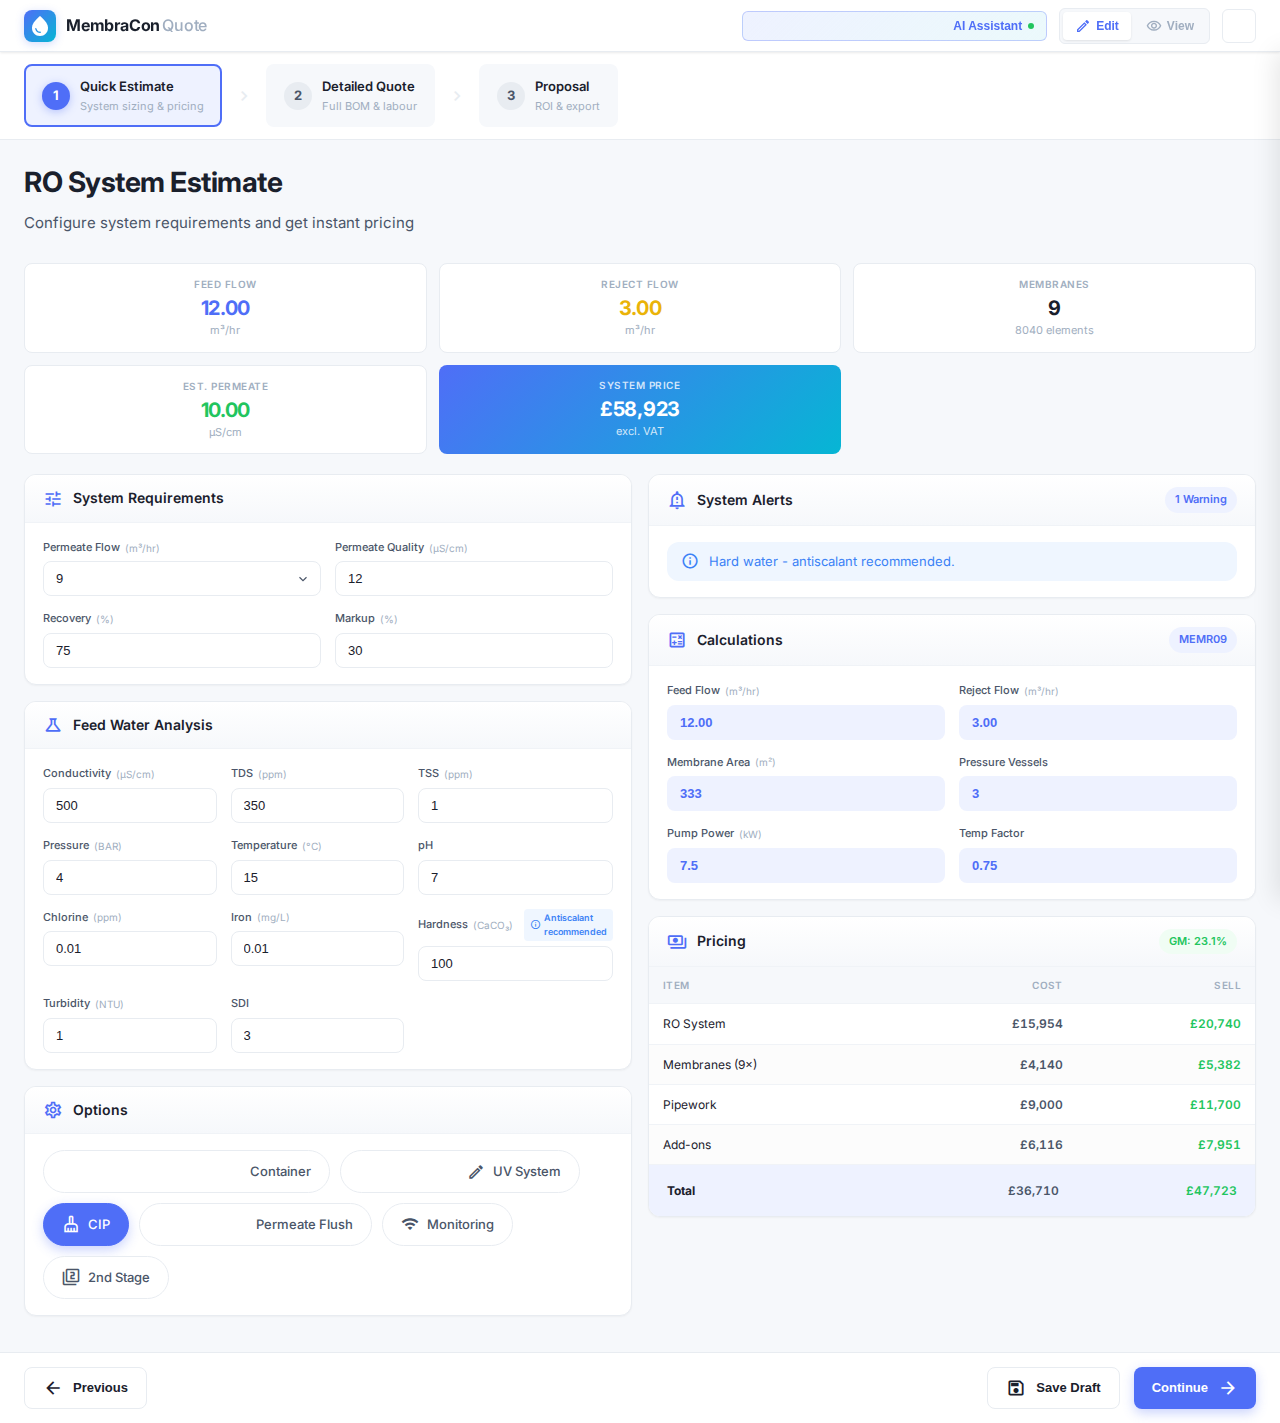
<file: membracon-quotation-system.html>
<!DOCTYPE html>
<html lang="en">
<head>
  <meta charset="utf-8" />
  <meta name="viewport" content="width=device-width,initial-scale=1" />
  <title>MembraCon - Water Treatment Quotation System</title>
  <link href="https://fonts.googleapis.com/icon?family=Material+Icons+Outlined|Material+Icons+Round" rel="stylesheet">
  <link href="https://fonts.googleapis.com/css2?family=Inter:wght@400;500;600;700&display=swap" rel="stylesheet">

  <style>
    :root {
      --bg: #f6f8fb;
      --panel: #ffffff;
      --text: #1a202c;
      --text-secondary: #4a5568;
      --text-muted: #a0aec0;
      --border: #e8ecf1;
      --border-light: #f0f3f7;
      --accent: #4f6ef7;
      --accent-soft: #eef2ff;
      --accent-hover: #4361ee;
      --success: #22c55e;
      --success-soft: #f0fdf4;
      --warning: #eab308;
      --warning-soft: #fefce8;
      --danger: #ef4444;
      --danger-soft: #fef2f2;
      --info: #3b82f6;
      --info-soft: #eff6ff;
      --shadow-xs: 0 1px 2px rgba(0,0,0,0.04);
      --shadow-sm: 0 1px 3px rgba(0,0,0,0.06), 0 1px 2px rgba(0,0,0,0.04);
      --shadow-md: 0 4px 12px rgba(0,0,0,0.08);
      --shadow-lg: 0 8px 24px rgba(0,0,0,0.12);
      --radius: 12px;
      --radius-sm: 8px;
      --radius-lg: 16px;
      --radius-xl: 20px;
      --transition: 0.2s cubic-bezier(0.4, 0, 0.2, 1);
    }

    [data-theme="dark"] {
      --bg: #0d1117;
      --panel: #161b22;
      --text: #e6edf3;
      --text-secondary: #8b949e;
      --text-muted: #6e7681;
      --border: #30363d;
      --border-light: #21262d;
      --accent-soft: rgba(79,110,247,0.15);
      --success-soft: rgba(34,197,94,0.12);
      --warning-soft: rgba(234,179,8,0.12);
      --danger-soft: rgba(239,68,68,0.12);
      --info-soft: rgba(59,130,246,0.12);
      --shadow-xs: 0 1px 2px rgba(0,0,0,0.2);
      --shadow-sm: 0 2px 4px rgba(0,0,0,0.3);
      --shadow-md: 0 4px 12px rgba(0,0,0,0.4);
    }

    * { box-sizing: border-box; margin: 0; padding: 0; }

    html { scroll-behavior: smooth; }

    body {
      font-family: 'Inter', -apple-system, BlinkMacSystemFont, sans-serif;
      background: var(--bg);
      color: var(--text);
      min-height: 100vh;
      line-height: 1.6;
      font-size: 14px;
      -webkit-font-smoothing: antialiased;
    }

    /* ==================== HEADER ==================== */
    .header {
      background: var(--panel);
      border-bottom: 1px solid var(--border);
      height: 52px;
      display: flex;
      align-items: center;
      padding: 0 24px;
      position: sticky;
      top: 0;
      z-index: 100;
      box-shadow: var(--shadow-sm);
    }

    .logo {
      display: flex;
      align-items: center;
      gap: 10px;
    }

    .logo-icon {
      width: 32px;
      height: 32px;
      background: linear-gradient(135deg, var(--accent), #06b6d4);
      border-radius: 8px;
      display: flex;
      align-items: center;
      justify-content: center;
      color: #fff;
      font-size: 18px;
      box-shadow: 0 2px 8px rgba(79,110,247,0.25);
    }

    .logo-text {
      font-size: 16px;
      font-weight: 700;
      color: var(--text);
      letter-spacing: -0.2px;
    }

    .logo-text span {
      font-weight: 500;
      color: var(--text-muted);
      margin-left: 2px;
    }

    .header-spacer { flex: 1; }

    .header-actions {
      display: flex;
      align-items: center;
      gap: 12px;
    }

    .mode-toggle {
      display: flex;
      background: var(--bg);
      border-radius: 6px;
      padding: 3px;
      gap: 3px;
      border: 1px solid var(--border);
    }

    .mode-btn {
      padding: 6px 12px;
      border-radius: 4px;
      font-size: 12px;
      font-weight: 600;
      cursor: pointer;
      transition: all var(--transition);
      border: none;
      background: transparent;
      color: var(--text-muted);
      display: flex;
      align-items: center;
      gap: 5px;
    }

    .mode-btn:hover { color: var(--text-secondary); }

    .mode-btn.active {
      background: var(--panel);
      color: var(--accent);
      box-shadow: var(--shadow-sm);
    }

    .mode-btn .material-icons-outlined { font-size: 16px; }

    .icon-btn {
      width: 34px;
      height: 34px;
      border-radius: 6px;
      border: 1px solid var(--border);
      background: var(--panel);
      color: var(--text-secondary);
      cursor: pointer;
      display: flex;
      align-items: center;
      justify-content: center;
      transition: all var(--transition);
    }

    .icon-btn:hover {
      background: var(--bg);
      color: var(--accent);
      border-color: var(--accent);
    }

    /* ==================== STAGE BAR ==================== */
    .stage-bar {
      background: var(--panel);
      border-bottom: 1px solid var(--border);
      padding: 12px 24px;
      display: flex;
      align-items: center;
      gap: 12px;
    }

    .stage-item {
      display: flex;
      align-items: center;
      gap: 10px;
      cursor: pointer;
      padding: 10px 16px;
      border-radius: var(--radius-sm);
      transition: all var(--transition);
      border: 2px solid transparent;
      background: var(--bg);
    }

    .stage-item:hover {
      border-color: var(--border);
    }

    .stage-item.active {
      background: var(--accent-soft);
      border-color: var(--accent);
    }

    .stage-item.completed {
      background: var(--success-soft);
      border-color: var(--success);
    }

    .stage-number {
      width: 28px;
      height: 28px;
      border-radius: 50%;
      background: var(--border);
      color: var(--text-secondary);
      display: flex;
      align-items: center;
      justify-content: center;
      font-size: 13px;
      font-weight: 700;
      transition: all var(--transition);
    }

    .stage-item.active .stage-number {
      background: var(--accent);
      color: #fff;
      box-shadow: 0 2px 8px rgba(79,110,247,0.35);
    }

    .stage-item.completed .stage-number {
      background: var(--success);
      color: #fff;
    }

    .stage-info h3 {
      font-size: 13px;
      font-weight: 600;
      color: var(--text);
      margin-bottom: 1px;
    }

    .stage-info p {
      font-size: 11px;
      color: var(--text-muted);
    }

    .stage-arrow {
      color: var(--border);
      font-size: 20px;
    }

    /* ==================== MAIN CONTENT ==================== */
    .main-container {
      display: flex;
      min-height: calc(100vh - 52px);
    }

    .content-wrapper {
      flex: 1;
      display: flex;
      flex-direction: column;
    }

    .content-area {
      flex: 1;
      padding: 20px 24px;
      overflow-y: auto;
      max-width: 1600px;
      margin: 0 auto;
      width: 100%;
    }

    /* ==================== SECTIONS ==================== */
    .section {
      background: var(--panel);
      border-radius: var(--radius);
      border: 1px solid var(--border);
      margin-bottom: 16px;
      overflow: hidden;
      box-shadow: var(--shadow-xs);
    }

    .section-header {
      padding: 12px 18px;
      border-bottom: 1px solid var(--border-light);
      display: flex;
      align-items: center;
      justify-content: space-between;
      background: linear-gradient(180deg, var(--panel), var(--bg));
    }

    .section-title {
      display: flex;
      align-items: center;
      gap: 10px;
      font-size: 14px;
      font-weight: 600;
      color: var(--text);
    }

    .section-title .material-icons-outlined {
      font-size: 20px;
      color: var(--accent);
    }

    .section-badge {
      padding: 4px 10px;
      border-radius: 16px;
      font-size: 11px;
      font-weight: 600;
      background: var(--accent-soft);
      color: var(--accent);
    }

    .section-badge.success {
      background: var(--success-soft);
      color: var(--success);
    }

    .section-badge.warning {
      background: var(--warning-soft);
      color: var(--warning);
    }

    .section-body {
      padding: 16px 18px;
    }

    /* ==================== FORMS ==================== */
    .form-grid {
      display: grid;
      grid-template-columns: repeat(4, 1fr);
      gap: 14px;
    }

    .form-grid.cols-3 { grid-template-columns: repeat(3, 1fr); }
    .form-grid.cols-2 { grid-template-columns: repeat(2, 1fr); }

    .form-group {
      display: flex;
      flex-direction: column;
      gap: 5px;
    }

    .form-group.span-2 { grid-column: span 2; }

    .form-label {
      font-size: 11px;
      font-weight: 500;
      color: var(--text-secondary);
      display: flex;
      align-items: center;
      gap: 5px;
    }

    .form-label .unit {
      color: var(--text-muted);
      font-weight: 400;
      font-size: 10px;
    }

    .form-input {
      padding: 9px 12px;
      border: 1.5px solid var(--border);
      border-radius: var(--radius-sm);
      font-size: 13px;
      font-weight: 500;
      color: var(--text);
      background: var(--panel);
      transition: all var(--transition);
      width: 100%;
    }

    .form-input:hover {
      border-color: var(--text-muted);
    }

    .form-input:focus {
      outline: none;
      border-color: var(--accent);
      box-shadow: 0 0 0 3px var(--accent-soft);
    }

    .form-input:disabled {
      background: var(--bg);
      color: var(--text-secondary);
      cursor: not-allowed;
      border-color: var(--border-light);
    }

    .form-input.computed {
      background: var(--accent-soft);
      border-color: transparent;
      font-weight: 600;
      color: var(--accent);
    }

    select.form-input {
      cursor: pointer;
      appearance: none;
      background-image: url("data:image/svg+xml,%3Csvg xmlns='http://www.w3.org/2000/svg' width='14' height='14' viewBox='0 0 24 24' fill='none' stroke='%234a5568' stroke-width='2'%3E%3Cpolyline points='6 9 12 15 18 9'%3E%3C/polyline%3E%3C/svg%3E");
      background-repeat: no-repeat;
      background-position: right 10px center;
      padding-right: 36px;
    }

    .view-mode .form-input:not(.computed) {
      border-color: transparent;
      background: var(--bg);
    }

    /* ==================== CHIPS ==================== */
    .chip-grid {
      display: flex;
      flex-wrap: wrap;
      gap: 10px;
    }

    .chip {
      padding: 10px 18px;
      border-radius: 100px;
      font-size: 13px;
      font-weight: 500;
      cursor: pointer;
      transition: all var(--transition);
      border: 1.5px solid var(--border);
      background: var(--panel);
      color: var(--text-secondary);
      display: flex;
      align-items: center;
      gap: 8px;
      user-select: none;
    }

    .chip:hover {
      border-color: var(--accent);
      color: var(--accent);
      transform: translateY(-1px);
    }

    .chip.active {
      background: var(--accent);
      border-color: var(--accent);
      color: #fff;
      box-shadow: 0 4px 12px rgba(79,110,247,0.3);
    }

    .chip .material-icons-outlined { font-size: 18px; }

    /* ==================== ALERTS ==================== */
    .alerts-list {
      display: flex;
      flex-direction: column;
      gap: 12px;
    }

    .alert-item {
      display: flex;
      align-items: flex-start;
      gap: 10px;
      padding: 10px 14px;
      border-radius: var(--radius);
      font-size: 13px;
      line-height: 1.5;
    }

    .alert-item.critical {
      background: var(--danger-soft);
      color: var(--danger);
    }

    .alert-item.warning {
      background: var(--warning-soft);
      color: #a16207;
    }

    .alert-item.info {
      background: var(--info-soft);
      color: var(--info);
    }

    .alert-item.success {
      background: var(--success-soft);
      color: #16a34a;
    }

    [data-theme="dark"] .alert-item.warning { color: var(--warning); }
    [data-theme="dark"] .alert-item.success { color: var(--success); }

    .alert-item .material-icons-outlined {
      font-size: 18px;
      flex-shrink: 0;
    }

    .alert-text { flex: 1; }

    /* ==================== METRICS ==================== */
    .metrics-row {
      display: grid;
      grid-template-columns: repeat(5, 1fr);
      gap: 12px;
      margin-bottom: 20px;
    }

    .metric-card {
      background: var(--panel);
      border: 1px solid var(--border);
      border-radius: var(--radius-sm);
      padding: 12px 14px;
      text-align: center;
      transition: all var(--transition);
    }

    .metric-card:hover {
      border-color: var(--accent);
      box-shadow: var(--shadow-sm);
    }

    .metric-card.highlight {
      background: linear-gradient(135deg, var(--accent), #06b6d4);
      border: none;
      color: #fff;
    }

    .metric-card.highlight .metric-label,
    .metric-card.highlight .metric-unit { color: rgba(255,255,255,0.8); }
    .metric-card.highlight .metric-value { color: #fff; }

    .metric-label {
      font-size: 10px;
      font-weight: 600;
      text-transform: uppercase;
      letter-spacing: 0.5px;
      color: var(--text-muted);
      margin-bottom: 4px;
    }

    .metric-value {
      font-size: 20px;
      font-weight: 700;
      color: var(--text);
      line-height: 1.2;
      letter-spacing: -0.3px;
    }

    .metric-value.accent { color: var(--accent); }
    .metric-value.success { color: var(--success); }
    .metric-value.warning { color: var(--warning); }

    .metric-unit {
      font-size: 11px;
      color: var(--text-muted);
      margin-top: 2px;
    }

    /* ==================== TABLES ==================== */
    .component-table {
      width: 100%;
      border-collapse: collapse;
    }

    .component-table th,
    .component-table td {
      padding: 10px 14px;
      text-align: left;
      border-bottom: 1px solid var(--border-light);
      font-size: 12px;
    }

    .component-table th {
      font-size: 10px;
      font-weight: 600;
      text-transform: uppercase;
      letter-spacing: 0.4px;
      color: var(--text-muted);
      background: var(--bg);
    }

    .component-table tbody tr {
      transition: background var(--transition);
    }

    .component-table tbody tr:hover {
      background: var(--bg);
    }

    .component-table tbody tr:nth-child(even) {
      background: rgba(0,0,0,0.01);
    }

    [data-theme="dark"] .component-table tbody tr:nth-child(even) {
      background: rgba(255,255,255,0.02);
    }

    .tag {
      display: inline-flex;
      padding: 4px 10px;
      border-radius: 6px;
      font-size: 10px;
      font-weight: 700;
      text-transform: uppercase;
      letter-spacing: 0.3px;
    }

    .tag.auto { background: var(--warning-soft); color: #a16207; }
    .tag.base { background: var(--accent-soft); color: var(--accent); }
    .tag.manual { background: #f3e8ff; color: #7c3aed; }

    [data-theme="dark"] .tag.auto { color: var(--warning); }
    [data-theme="dark"] .tag.manual { background: rgba(124,58,237,0.15); }

    .component-table .price {
      font-weight: 600;
      font-feature-settings: 'tnum';
    }

    .component-table .price.cost { color: var(--text-secondary); }
    .component-table .price.sell { color: var(--success); }

    .component-table tfoot tr {
      background: var(--accent-soft) !important;
    }

    .component-table tfoot td {
      border-bottom: none;
      padding: 16px 18px;
      font-weight: 700;
    }

    .labour-table {
      width: 100%;
      border-collapse: collapse;
    }

    .labour-table th,
    .labour-table td {
      padding: 14px 16px;
      text-align: left;
      border-bottom: 1px solid var(--border-light);
      font-size: 13px;
    }

    .labour-table th {
      font-size: 11px;
      font-weight: 600;
      text-transform: uppercase;
      color: var(--text-muted);
      background: var(--bg);
    }

    .labour-table input {
      width: 72px;
      padding: 8px 12px;
      border: 1.5px solid var(--border);
      border-radius: 6px;
      font-size: 13px;
      text-align: right;
      font-weight: 500;
      transition: all var(--transition);
      background: var(--panel);
      color: var(--text);
    }

    .labour-table input:focus {
      outline: none;
      border-color: var(--accent);
      box-shadow: 0 0 0 3px var(--accent-soft);
    }

    .labour-table tfoot tr {
      background: var(--accent-soft);
    }

    .labour-table tfoot td {
      border-bottom: none;
      font-weight: 700;
    }

    /* ==================== ROI CARDS ==================== */
    .roi-grid {
      display: grid;
      grid-template-columns: repeat(4, 1fr);
      gap: 12px;
    }

    .roi-card {
      background: var(--bg);
      border-radius: var(--radius-sm);
      padding: 14px 16px;
      text-align: center;
      border: 1px solid var(--border);
      transition: all var(--transition);
    }

    .roi-card:hover {
      box-shadow: var(--shadow-sm);
    }

    .roi-card.highlight {
      background: linear-gradient(135deg, var(--accent), #06b6d4);
      color: #fff;
      border: none;
      box-shadow: 0 4px 12px rgba(79,110,247,0.25);
    }

    .roi-card.highlight .roi-label { color: rgba(255,255,255,0.85); }
    .roi-card.highlight .roi-value { color: #fff; }

    .roi-value {
      font-size: 22px;
      font-weight: 700;
      color: var(--text);
      margin-bottom: 2px;
      letter-spacing: -0.3px;
    }

    .roi-value.success { color: var(--success); }
    .roi-value.warning { color: var(--warning); }

    .roi-label {
      font-size: 11px;
      color: var(--text-secondary);
      font-weight: 500;
    }

    /* ==================== MILESTONES ==================== */
    .milestone-grid {
      display: grid;
      grid-template-columns: repeat(4, 1fr);
      gap: 10px;
    }

    .milestone-card {
      background: var(--bg);
      border-radius: var(--radius-sm);
      padding: 12px;
      text-align: center;
      border: 2px solid transparent;
      transition: all var(--transition);
    }

    .milestone-card:hover {
      border-color: var(--border);
    }

    .milestone-card.active {
      border-color: var(--accent);
      background: var(--accent-soft);
    }

    .milestone-percent {
      font-size: 20px;
      font-weight: 700;
      color: var(--accent);
    }

    .milestone-label {
      font-size: 11px;
      color: var(--text-secondary);
      margin-top: 2px;
      font-weight: 500;
    }

    .milestone-amount {
      font-size: 13px;
      font-weight: 700;
      color: var(--text);
      margin-top: 8px;
      padding-top: 8px;
      border-top: 1px solid var(--border);
    }

    /* ==================== BUTTONS ==================== */
    .btn {
      padding: 10px 18px;
      border-radius: var(--radius-sm);
      font-size: 13px;
      font-weight: 600;
      cursor: pointer;
      transition: all var(--transition);
      display: inline-flex;
      align-items: center;
      justify-content: center;
      gap: 10px;
      border: none;
    }

    .btn .material-icons-outlined { font-size: 20px; }

    .btn-primary {
      background: var(--accent);
      color: #fff;
      box-shadow: 0 4px 12px rgba(79,110,247,0.3);
    }

    .btn-primary:hover {
      background: var(--accent-hover);
      transform: translateY(-2px);
      box-shadow: 0 6px 20px rgba(79,110,247,0.4);
    }

    .btn-secondary {
      background: var(--panel);
      border: 1.5px solid var(--border);
      color: var(--text);
    }

    .btn-secondary:hover {
      background: var(--bg);
      border-color: var(--text-muted);
    }

    .btn-group {
      display: flex;
      gap: 14px;
    }

    /* ==================== FOOTER ==================== */
    .action-footer {
      background: var(--panel);
      border-top: 1px solid var(--border);
      padding: 14px 24px;
      display: flex;
      justify-content: space-between;
      align-items: center;
    }

    /* ==================== LAYOUT HELPERS ==================== */
    .stage-view { display: none; }
    .stage-view.active { display: block; animation: fadeIn 0.3s ease; }

    @keyframes fadeIn {
      from { opacity: 0; transform: translateY(8px); }
      to { opacity: 1; transform: translateY(0); }
    }

    .divider {
      height: 1px;
      background: var(--border);
      margin: 24px 0;
    }

    .project-header {
      margin-bottom: 28px;
    }

    .project-info h1 {
      font-size: 28px;
      font-weight: 700;
      margin-bottom: 6px;
      letter-spacing: -0.5px;
    }

    .project-info p {
      color: var(--text-secondary);
      font-size: 15px;
    }

    .project-meta {
      display: flex;
      gap: 20px;
      margin-top: 16px;
    }

    .meta-item {
      display: flex;
      align-items: center;
      gap: 8px;
      font-size: 14px;
      color: var(--text-secondary);
    }

    .meta-item .material-icons-outlined { font-size: 18px; color: var(--text-muted); }

    .meta-item .form-input {
      padding: 8px 12px;
      font-size: 14px;
    }

    .two-col-grid {
      display: grid;
      grid-template-columns: 1fr 1fr;
      gap: 16px;
    }

    .summary-row {
      display: flex;
      justify-content: space-between;
      align-items: center;
      font-size: 13px;
      font-weight: 600;
    }

    .summary-row .value { font-size: 14px; }
    .summary-row .value.success { color: var(--success); }
    .summary-row .value.danger { color: var(--danger); }

    /* ==================== RESPONSIVE ==================== */
    @media (max-width: 1400px) {
      .form-grid { grid-template-columns: repeat(3, 1fr); }
      .metrics-row { grid-template-columns: repeat(3, 1fr); }
      .roi-grid { grid-template-columns: repeat(2, 1fr); }
    }

    @media (max-width: 1024px) {
      .form-grid { grid-template-columns: repeat(2, 1fr); }
      .two-col-grid { grid-template-columns: 1fr; }
      .milestone-grid { grid-template-columns: repeat(2, 1fr); }
      .stage-bar { flex-wrap: wrap; }
    }

    @media print {
      .header, .stage-bar, .action-footer { display: none; }
      .section { break-inside: avoid; box-shadow: none; }
    }

    /* ==================== AI SIDEBAR ==================== */
    .ai-sidebar {
      position: fixed;
      top: 52px;
      right: -380px;
      width: 380px;
      height: calc(100vh - 52px);
      background: var(--panel);
      border-left: 1px solid var(--border);
      box-shadow: -4px 0 24px rgba(0,0,0,0.1);
      z-index: 200;
      transition: right 0.3s cubic-bezier(0.4, 0, 0.2, 1);
      display: flex;
      flex-direction: column;
    }

    .ai-sidebar.open { right: 0; }

    .ai-header {
      padding: 14px 16px;
      border-bottom: 1px solid var(--border);
      display: flex;
      align-items: center;
      gap: 10px;
      background: linear-gradient(135deg, var(--accent-soft), rgba(6,182,212,0.08));
    }

    .ai-header-icon {
      width: 32px;
      height: 32px;
      border-radius: 8px;
      background: linear-gradient(135deg, var(--accent), #06b6d4);
      display: flex;
      align-items: center;
      justify-content: center;
      color: #fff;
      font-size: 18px;
    }

    .ai-header-text h3 {
      font-size: 13px;
      font-weight: 700;
      color: var(--text);
    }

    .ai-header-text p {
      font-size: 10px;
      color: var(--text-muted);
    }

    .ai-header-close {
      margin-left: auto;
      background: none;
      border: none;
      color: var(--text-muted);
      cursor: pointer;
      padding: 4px;
      border-radius: 4px;
    }

    .ai-header-close:hover { background: var(--bg); color: var(--text); }

    .ai-tabs {
      display: flex;
      border-bottom: 1px solid var(--border);
    }

    .ai-tab {
      flex: 1;
      padding: 8px 4px;
      font-size: 10px;
      font-weight: 600;
      text-align: center;
      cursor: pointer;
      color: var(--text-muted);
      border-bottom: 2px solid transparent;
      transition: all var(--transition);
    }

    .ai-tab:hover { color: var(--text-secondary); }
    .ai-tab.active { color: var(--accent); border-bottom-color: var(--accent); }

    .ai-content {
      flex: 1;
      overflow-y: auto;
      padding: 12px;
    }

    .ai-tab-panel { display: none; }
    .ai-tab-panel.active { display: block; }

    /* Quick Actions Bar */
    .quick-actions-bar {
      display: flex;
      gap: 6px;
      margin-bottom: 12px;
      padding: 8px;
      background: var(--bg);
      border-radius: 8px;
      border: 1px solid var(--border);
    }

    .quick-actions-bar input {
      flex: 1;
      padding: 8px 10px;
      border: none;
      background: transparent;
      color: var(--text);
      font-size: 11px;
    }

    .quick-actions-bar input:focus { outline: none; }
    .quick-actions-bar input::placeholder { color: var(--text-muted); }

    .quick-actions-bar button {
      padding: 6px 12px;
      border: none;
      border-radius: 6px;
      background: var(--accent);
      color: #fff;
      cursor: pointer;
      font-size: 11px;
      font-weight: 600;
    }

    .quick-actions-bar button:hover { background: var(--accent-hover); }

    .quick-actions-chips {
      display: flex;
      flex-wrap: wrap;
      gap: 6px;
      margin-bottom: 12px;
    }

    .quick-chip {
      padding: 4px 10px;
      font-size: 10px;
      border-radius: 12px;
      background: var(--bg);
      border: 1px solid var(--border);
      color: var(--text-secondary);
      cursor: pointer;
      transition: all var(--transition);
    }

    .quick-chip:hover {
      border-color: var(--accent);
      color: var(--accent);
      background: var(--accent-soft);
    }

    /* Smart Suggestions */
    .suggestion-card {
      padding: 10px 12px;
      background: var(--bg);
      border-radius: 8px;
      border: 1px solid var(--border);
      margin-bottom: 8px;
      cursor: pointer;
      transition: all var(--transition);
    }

    .suggestion-card:hover {
      border-color: var(--accent);
      box-shadow: 0 2px 8px rgba(79,110,247,0.1);
    }

    .suggestion-card.highlight {
      background: linear-gradient(135deg, var(--accent-soft), rgba(6,182,212,0.05));
      border-color: rgba(79,110,247,0.3);
    }

    .suggestion-header {
      display: flex;
      align-items: center;
      gap: 8px;
      margin-bottom: 6px;
    }

    .suggestion-icon {
      width: 24px;
      height: 24px;
      border-radius: 6px;
      display: flex;
      align-items: center;
      justify-content: center;
      font-size: 14px;
    }

    .suggestion-icon.optimize { background: var(--success-soft); color: var(--success); }
    .suggestion-icon.warning { background: var(--warning-soft); color: #a16207; }
    .suggestion-icon.opportunity { background: var(--info-soft); color: var(--info); }
    .suggestion-icon.save { background: var(--accent-soft); color: var(--accent); }

    .suggestion-title {
      font-size: 11px;
      font-weight: 600;
      color: var(--text);
      flex: 1;
    }

    .suggestion-impact {
      font-size: 9px;
      font-weight: 600;
      padding: 2px 6px;
      border-radius: 4px;
      background: var(--success-soft);
      color: var(--success);
    }

    .suggestion-impact.negative { background: var(--danger-soft); color: var(--danger); }

    .suggestion-body {
      font-size: 10px;
      color: var(--text-muted);
      line-height: 1.4;
    }

    .suggestion-action {
      display: flex;
      align-items: center;
      gap: 4px;
      margin-top: 8px;
      font-size: 10px;
      font-weight: 600;
      color: var(--accent);
      cursor: pointer;
    }

    .suggestion-action:hover { text-decoration: underline; }
    .suggestion-action .material-icons-outlined { font-size: 14px; }

    /* Scenario Builder */
    .scenario-grid {
      display: flex;
      flex-direction: column;
      gap: 8px;
    }

    .scenario-card {
      padding: 12px;
      background: var(--bg);
      border-radius: 8px;
      border: 2px solid var(--border);
      cursor: pointer;
      transition: all var(--transition);
      position: relative;
    }

    .scenario-card:hover { border-color: var(--accent); }

    .scenario-card.recommended {
      border-color: var(--success);
      background: linear-gradient(135deg, var(--success-soft), transparent);
    }

    .scenario-card.recommended::before {
      content: 'RECOMMENDED';
      position: absolute;
      top: -8px;
      right: 12px;
      padding: 2px 8px;
      font-size: 8px;
      font-weight: 700;
      background: var(--success);
      color: #fff;
      border-radius: 4px;
    }

    .scenario-header {
      display: flex;
      justify-content: space-between;
      align-items: center;
      margin-bottom: 8px;
    }

    .scenario-name {
      font-size: 12px;
      font-weight: 700;
      color: var(--text);
    }

    .scenario-price {
      font-size: 14px;
      font-weight: 700;
      color: var(--accent);
    }

    .scenario-specs {
      display: flex;
      flex-wrap: wrap;
      gap: 6px;
      margin-bottom: 8px;
    }

    .scenario-spec {
      font-size: 9px;
      padding: 2px 6px;
      background: var(--panel);
      border-radius: 4px;
      color: var(--text-secondary);
    }

    .scenario-desc {
      font-size: 10px;
      color: var(--text-muted);
      line-height: 1.4;
    }

    .scenario-apply {
      margin-top: 8px;
      padding: 6px 12px;
      font-size: 10px;
      font-weight: 600;
      border: none;
      border-radius: 6px;
      background: var(--accent);
      color: #fff;
      cursor: pointer;
      width: 100%;
    }

    .scenario-apply:hover { background: var(--accent-hover); }
    .scenario-card.recommended .scenario-apply { background: var(--success); }
    .scenario-card.recommended .scenario-apply:hover { background: #059669; }

    /* Guided Wizard */
    .wizard-progress {
      display: flex;
      gap: 4px;
      margin-bottom: 16px;
    }

    .wizard-step {
      flex: 1;
      height: 4px;
      background: var(--border);
      border-radius: 2px;
    }

    .wizard-step.complete { background: var(--success); }
    .wizard-step.current { background: var(--accent); }

    .wizard-question {
      padding: 16px;
      background: linear-gradient(135deg, var(--accent-soft), rgba(6,182,212,0.05));
      border-radius: 10px;
      border: 1px solid rgba(79,110,247,0.2);
      margin-bottom: 12px;
    }

    .wizard-q-header {
      display: flex;
      align-items: center;
      gap: 8px;
      margin-bottom: 10px;
    }

    .wizard-q-num {
      width: 24px;
      height: 24px;
      border-radius: 50%;
      background: var(--accent);
      color: #fff;
      font-size: 11px;
      font-weight: 700;
      display: flex;
      align-items: center;
      justify-content: center;
    }

    .wizard-q-text {
      font-size: 12px;
      font-weight: 600;
      color: var(--text);
    }

    .wizard-options {
      display: flex;
      flex-direction: column;
      gap: 6px;
    }

    .wizard-option {
      padding: 10px 12px;
      background: var(--panel);
      border: 1px solid var(--border);
      border-radius: 8px;
      cursor: pointer;
      transition: all var(--transition);
    }

    .wizard-option:hover {
      border-color: var(--accent);
      background: var(--bg);
    }

    .wizard-option.selected {
      border-color: var(--accent);
      background: var(--accent-soft);
    }

    .wizard-option-main {
      font-size: 11px;
      font-weight: 600;
      color: var(--text);
    }

    .wizard-option-sub {
      font-size: 10px;
      color: var(--text-muted);
      margin-top: 2px;
    }

    .wizard-nav {
      display: flex;
      gap: 8px;
      margin-top: 12px;
    }

    .wizard-nav button {
      flex: 1;
      padding: 8px 12px;
      font-size: 11px;
      font-weight: 600;
      border-radius: 6px;
      cursor: pointer;
      transition: all var(--transition);
    }

    .wizard-nav .wizard-back {
      background: var(--bg);
      border: 1px solid var(--border);
      color: var(--text-secondary);
    }

    .wizard-nav .wizard-back:hover { border-color: var(--text-muted); }

    .wizard-nav .wizard-next {
      background: var(--accent);
      border: none;
      color: #fff;
    }

    .wizard-nav .wizard-next:hover { background: var(--accent-hover); }

    .wizard-complete {
      text-align: center;
      padding: 20px;
    }

    .wizard-complete-icon {
      width: 48px;
      height: 48px;
      border-radius: 50%;
      background: var(--success-soft);
      color: var(--success);
      font-size: 24px;
      display: flex;
      align-items: center;
      justify-content: center;
      margin: 0 auto 12px;
    }

    .wizard-complete h4 {
      font-size: 14px;
      color: var(--text);
      margin-bottom: 8px;
    }

    .wizard-complete p {
      font-size: 11px;
      color: var(--text-muted);
    }

    /* Inline Risk/Opportunity Flags */
    .field-flag {
      display: inline-flex;
      align-items: center;
      gap: 3px;
      padding: 2px 6px;
      font-size: 9px;
      font-weight: 600;
      border-radius: 4px;
      margin-left: 6px;
      cursor: help;
    }

    .field-flag.risk {
      background: var(--danger-soft);
      color: var(--danger);
    }

    .field-flag.warning {
      background: var(--warning-soft);
      color: #a16207;
    }

    .field-flag.opportunity {
      background: var(--success-soft);
      color: var(--success);
    }

    .field-flag.info {
      background: var(--info-soft);
      color: var(--info);
    }

    .field-flag .material-icons-outlined { font-size: 11px; }

    .field-flag-tooltip {
      display: none;
      position: absolute;
      bottom: calc(100% + 4px);
      left: 50%;
      transform: translateX(-50%);
      padding: 6px 10px;
      background: var(--text);
      color: var(--panel);
      font-size: 10px;
      font-weight: 400;
      border-radius: 6px;
      white-space: nowrap;
      z-index: 100;
    }

    .field-flag:hover .field-flag-tooltip { display: block; }

    .form-group { position: relative; }

    /* Decision Trail */
    .decision-item {
      padding: 10px 12px;
      background: var(--bg);
      border-radius: 8px;
      border-left: 3px solid var(--accent);
      margin-bottom: 8px;
    }

    .decision-item.warning { border-left-color: var(--warning); }
    .decision-item.success { border-left-color: var(--success); }
    .decision-item.info { border-left-color: var(--info); }

    .decision-header {
      display: flex;
      align-items: center;
      justify-content: space-between;
      margin-bottom: 4px;
    }

    .decision-time {
      font-size: 9px;
      color: var(--text-muted);
      font-family: monospace;
    }

    .decision-type {
      font-size: 9px;
      font-weight: 600;
      padding: 2px 6px;
      border-radius: 4px;
      text-transform: uppercase;
    }

    .decision-type.auto { background: var(--accent-soft); color: var(--accent); }
    .decision-type.rule { background: var(--warning-soft); color: #a16207; }
    .decision-type.user { background: var(--success-soft); color: var(--success); }

    .decision-action {
      font-size: 11px;
      font-weight: 600;
      color: var(--text);
      margin-bottom: 2px;
    }

    .decision-reason {
      font-size: 10px;
      color: var(--text-muted);
      line-height: 1.4;
    }

    /* Confidence Indicator */
    .confidence-badge {
      display: inline-flex;
      align-items: center;
      gap: 4px;
      padding: 3px 8px;
      border-radius: 12px;
      font-size: 10px;
      font-weight: 600;
    }

    .confidence-badge.high { background: var(--success-soft); color: var(--success); }
    .confidence-badge.medium { background: var(--warning-soft); color: #a16207; }
    .confidence-badge.low { background: var(--danger-soft); color: var(--danger); }

    .confidence-bar {
      height: 4px;
      background: var(--border);
      border-radius: 2px;
      overflow: hidden;
      margin-top: 6px;
    }

    .confidence-fill {
      height: 100%;
      border-radius: 2px;
      transition: width 0.5s ease;
    }

    .confidence-fill.high { background: var(--success); }
    .confidence-fill.medium { background: var(--warning); }
    .confidence-fill.low { background: var(--danger); }

    /* AI Recommendation Card */
    .ai-recommendation {
      background: linear-gradient(135deg, var(--accent-soft), rgba(6,182,212,0.08));
      border: 1px solid rgba(79,110,247,0.2);
      border-radius: 10px;
      padding: 12px;
      margin-bottom: 12px;
    }

    .ai-rec-header {
      display: flex;
      align-items: center;
      gap: 8px;
      margin-bottom: 8px;
    }

    .ai-rec-icon {
      width: 24px;
      height: 24px;
      border-radius: 6px;
      background: var(--accent);
      color: #fff;
      display: flex;
      align-items: center;
      justify-content: center;
      font-size: 14px;
    }

    .ai-rec-title {
      font-size: 12px;
      font-weight: 600;
      color: var(--text);
    }

    .ai-rec-content {
      font-size: 11px;
      color: var(--text-secondary);
      line-height: 1.5;
    }

    /* AI Button in Header */
    .ai-btn {
      display: flex;
      align-items: center;
      gap: 6px;
      padding: 6px 12px;
      border-radius: 6px;
      border: 1px solid rgba(79,110,247,0.3);
      background: linear-gradient(135deg, var(--accent-soft), rgba(6,182,212,0.08));
      color: var(--accent);
      font-size: 12px;
      font-weight: 600;
      cursor: pointer;
      transition: all var(--transition);
    }

    .ai-btn:hover {
      background: linear-gradient(135deg, rgba(79,110,247,0.15), rgba(6,182,212,0.12));
      border-color: var(--accent);
    }

    .ai-btn.active {
      background: var(--accent);
      color: #fff;
      border-color: var(--accent);
    }

    .ai-btn .material-icons-outlined { font-size: 16px; }

    .ai-pulse {
      width: 6px;
      height: 6px;
      background: var(--success);
      border-radius: 50%;
      animation: pulse 2s infinite;
    }

    @keyframes pulse {
      0%, 100% { opacity: 1; transform: scale(1); }
      50% { opacity: 0.5; transform: scale(1.2); }
    }

    /* AI Status in Metric Card */
    .metric-ai-status {
      display: flex;
      align-items: center;
      gap: 4px;
      margin-top: 4px;
      font-size: 9px;
      color: var(--accent);
    }

    .metric-ai-status .material-icons-outlined { font-size: 12px; }

    /* Similar Projects */
    .similar-project {
      padding: 10px;
      background: var(--bg);
      border-radius: 8px;
      border: 1px solid var(--border);
      margin-bottom: 8px;
    }

    .similar-project-header {
      display: flex;
      justify-content: space-between;
      align-items: center;
      margin-bottom: 4px;
    }

    .similar-project-name {
      font-size: 11px;
      font-weight: 600;
      color: var(--text);
    }

    .similar-project-match {
      font-size: 10px;
      font-weight: 600;
      color: var(--success);
    }

    .similar-project-details {
      font-size: 10px;
      color: var(--text-muted);
    }
  </style>
</head>
<body>
  <!-- Header -->
  <header class="header">
    <div class="logo">
      <div class="logo-icon">
        <span class="material-icons-round">water_drop</span>
      </div>
      <div class="logo-text">MembraCon<span>Quote</span></div>
    </div>

    <div class="header-spacer"></div>

    <div class="header-actions">
      <button class="ai-btn" id="aiToggleBtn" onclick="toggleAI()">
        <span class="material-icons-outlined">auto_awesome</span>
        AI Assistant
        <span class="ai-pulse"></span>
      </button>

      <div class="mode-toggle">
        <button class="mode-btn active" id="editModeBtn" onclick="setMode('edit')">
          <span class="material-icons-outlined">edit</span>
          Edit
        </button>
        <button class="mode-btn" id="viewModeBtn" onclick="setMode('view')">
          <span class="material-icons-outlined">visibility</span>
          View
        </button>
      </div>

      <button class="icon-btn" onclick="toggleTheme()" title="Toggle theme">
        <span class="material-icons-outlined" id="themeIcon">dark_mode</span>
      </button>
    </div>
  </header>

  <!-- Stage Bar -->
  <div class="stage-bar">
    <div class="stage-item active" data-stage="1" onclick="setStage(1)">
      <div class="stage-number">1</div>
      <div class="stage-info">
        <h3>Quick Estimate</h3>
        <p>System sizing & pricing</p>
      </div>
    </div>
    <span class="material-icons-outlined stage-arrow">chevron_right</span>
    <div class="stage-item" data-stage="2" onclick="setStage(2)">
      <div class="stage-number">2</div>
      <div class="stage-info">
        <h3>Detailed Quote</h3>
        <p>Full BOM & labour</p>
      </div>
    </div>
    <span class="material-icons-outlined stage-arrow">chevron_right</span>
    <div class="stage-item" data-stage="3" onclick="setStage(3)">
      <div class="stage-number">3</div>
      <div class="stage-info">
        <h3>Proposal</h3>
        <p>ROI & export</p>
      </div>
    </div>
  </div>

  <div class="main-container">
    <div class="content-wrapper">
      <div class="content-area">

        <!-- ==================== STAGE 1 ==================== -->
        <div class="stage-view active" id="stage-1">
          <div class="project-header">
            <div class="project-info">
              <h1>RO System Estimate</h1>
              <p>Configure system requirements and get instant pricing</p>
            </div>
          </div>

          <div class="metrics-row">
            <div class="metric-card">
              <div class="metric-label">Feed Flow</div>
              <div class="metric-value accent" id="m_feedFlow">12.00</div>
              <div class="metric-unit">m³/hr</div>
            </div>
            <div class="metric-card">
              <div class="metric-label">Reject Flow</div>
              <div class="metric-value warning" id="m_rejectFlow">3.00</div>
              <div class="metric-unit">m³/hr</div>
            </div>
            <div class="metric-card">
              <div class="metric-label">Membranes</div>
              <div class="metric-value" id="m_membranes">9</div>
              <div class="metric-unit">8040 elements</div>
            </div>
            <div class="metric-card">
              <div class="metric-label">Est. Permeate</div>
              <div class="metric-value success" id="m_permeateQuality">10.00</div>
              <div class="metric-unit">µS/cm</div>
            </div>
            <div class="metric-card highlight">
              <div class="metric-label">System Price</div>
              <div class="metric-value" id="m_totalPrice">£79,075</div>
              <div class="metric-unit">excl. VAT</div>
            </div>
          </div>

          <div class="two-col-grid">
            <div>
              <div class="section">
                <div class="section-header">
                  <div class="section-title">
                    <span class="material-icons-outlined">tune</span>
                    System Requirements
                  </div>
                </div>
                <div class="section-body">
                  <div class="form-grid cols-2">
                    <div class="form-group">
                      <label class="form-label">Permeate Flow <span class="unit">(m³/hr)</span></label>
                      <select class="form-input" id="permeateFlow" onchange="calculate()">
                        <option value="0.25">0.25</option>
                        <option value="0.5">0.5</option>
                        <option value="1">1</option>
                        <option value="2">2</option>
                        <option value="4">4</option>
                        <option value="6">6</option>
                        <option value="9" selected>9</option>
                        <option value="12">12</option>
                        <option value="16">16</option>
                      </select>
                    </div>
                    <div class="form-group">
                      <label class="form-label">Permeate Quality <span class="unit">(µS/cm)</span></label>
                      <input type="number" class="form-input" id="permeateQuality" value="12" onchange="calculate()">
                    </div>
                    <div class="form-group">
                      <label class="form-label">Recovery <span class="unit">(%)</span></label>
                      <input type="number" class="form-input" id="recovery" value="75" min="50" max="95" onchange="calculate()">
                    </div>
                    <div class="form-group">
                      <label class="form-label">Markup <span class="unit">(%)</span></label>
                      <input type="number" class="form-input" id="markup" value="30" min="0" max="100" onchange="calculate()">
                    </div>
                  </div>
                </div>
              </div>

              <div class="section">
                <div class="section-header">
                  <div class="section-title">
                    <span class="material-icons-outlined">science</span>
                    Feed Water Analysis
                  </div>
                </div>
                <div class="section-body">
                  <div class="form-grid cols-3">
                    <div class="form-group">
                      <label class="form-label">Conductivity <span class="unit">(µS/cm)</span></label>
                      <input type="number" class="form-input" id="feedConductivity" value="500" onchange="calculate()">
                    </div>
                    <div class="form-group">
                      <label class="form-label">TDS <span class="unit">(ppm)</span></label>
                      <input type="number" class="form-input" id="feedTDS" value="350" onchange="calculate()">
                    </div>
                    <div class="form-group">
                      <label class="form-label">TSS <span class="unit">(ppm)</span></label>
                      <input type="number" class="form-input" id="feedTSS" value="1" onchange="calculate()">
                    </div>
                    <div class="form-group">
                      <label class="form-label">Pressure <span class="unit">(BAR)</span></label>
                      <input type="number" class="form-input" id="feedPressure" value="4" step="0.5" onchange="calculate()">
                    </div>
                    <div class="form-group">
                      <label class="form-label">Temperature <span class="unit">(°C)</span></label>
                      <input type="number" class="form-input" id="feedTemp" value="15" onchange="calculate()">
                    </div>
                    <div class="form-group">
                      <label class="form-label">pH</label>
                      <input type="number" class="form-input" id="feedPH" value="7" step="0.1" onchange="calculate()">
                    </div>
                    <div class="form-group">
                      <label class="form-label">Chlorine <span class="unit">(ppm)</span></label>
                      <input type="number" class="form-input" id="feedChlorine" value="0.01" step="0.01" onchange="calculate()">
                    </div>
                    <div class="form-group">
                      <label class="form-label">Iron <span class="unit">(mg/L)</span></label>
                      <input type="number" class="form-input" id="feedIron" value="0.01" step="0.01" onchange="calculate()">
                    </div>
                    <div class="form-group">
                      <label class="form-label">Hardness <span class="unit">(CaCO₃)</span></label>
                      <input type="number" class="form-input" id="feedHardness" value="100" onchange="calculate()">
                    </div>
                    <div class="form-group">
                      <label class="form-label">Turbidity <span class="unit">(NTU)</span></label>
                      <input type="number" class="form-input" id="feedTurbidity" value="1" step="0.1" onchange="calculate()">
                    </div>
                    <div class="form-group">
                      <label class="form-label">SDI</label>
                      <input type="number" class="form-input" id="feedSDI" value="3" step="0.5" onchange="calculate()">
                    </div>
                  </div>
                </div>
              </div>

              <div class="section">
                <div class="section-header">
                  <div class="section-title">
                    <span class="material-icons-outlined">settings</span>
                    Options
                  </div>
                </div>
                <div class="section-body">
                  <div class="chip-grid">
                    <div class="chip" id="opt_container" onclick="toggleOption(this)">
                      <span class="material-icons-outlined">view_in_ar</span>Container
                    </div>
                    <div class="chip" id="opt_uv" onclick="toggleOption(this)">
                      <span class="material-icons-outlined">light_mode</span>UV System
                    </div>
                    <div class="chip active" id="opt_cip" onclick="toggleOption(this)">
                      <span class="material-icons-outlined">cleaning_services</span>CIP
                    </div>
                    <div class="chip" id="opt_flush" onclick="toggleOption(this)">
                      <span class="material-icons-outlined">water</span>Permeate Flush
                    </div>
                    <div class="chip" id="opt_monitoring" onclick="toggleOption(this)">
                      <span class="material-icons-outlined">wifi</span>Monitoring
                    </div>
                    <div class="chip" id="opt_secondRO" onclick="toggleOption(this)">
                      <span class="material-icons-outlined">filter_2</span>2nd Stage
                    </div>
                  </div>
                </div>
              </div>
            </div>

            <div>
              <div class="section">
                <div class="section-header">
                  <div class="section-title">
                    <span class="material-icons-outlined">notification_important</span>
                    System Alerts
                  </div>
                  <span class="section-badge success" id="alertBadge">All Clear</span>
                </div>
                <div class="section-body">
                  <div class="alerts-list" id="alertsList"></div>
                </div>
              </div>

              <div class="section">
                <div class="section-header">
                  <div class="section-title">
                    <span class="material-icons-outlined">calculate</span>
                    Calculations
                  </div>
                  <span class="section-badge" id="modelBadge">MEMR09</span>
                </div>
                <div class="section-body">
                  <div class="form-grid cols-2">
                    <div class="form-group">
                      <label class="form-label">Feed Flow <span class="unit">(m³/hr)</span></label>
                      <input type="text" class="form-input computed" id="calc_feedFlow" value="12.00" readonly>
                    </div>
                    <div class="form-group">
                      <label class="form-label">Reject Flow <span class="unit">(m³/hr)</span></label>
                      <input type="text" class="form-input computed" id="calc_rejectFlow" value="3.00" readonly>
                    </div>
                    <div class="form-group">
                      <label class="form-label">Membrane Area <span class="unit">(m²)</span></label>
                      <input type="text" class="form-input computed" id="calc_membraneArea" value="333" readonly>
                    </div>
                    <div class="form-group">
                      <label class="form-label">Pressure Vessels</label>
                      <input type="text" class="form-input computed" id="calc_pressureVessels" value="3" readonly>
                    </div>
                    <div class="form-group">
                      <label class="form-label">Pump Power <span class="unit">(kW)</span></label>
                      <input type="text" class="form-input computed" id="calc_pumpPower" value="7.5" readonly>
                    </div>
                    <div class="form-group">
                      <label class="form-label">Temp Factor</label>
                      <input type="text" class="form-input computed" id="calc_tempFactor" value="0.75" readonly>
                    </div>
                  </div>
                </div>
              </div>

              <div class="section">
                <div class="section-header">
                  <div class="section-title">
                    <span class="material-icons-outlined">payments</span>
                    Pricing
                  </div>
                  <span class="section-badge success" id="marginBadge">GM: 31%</span>
                </div>
                <div class="section-body" style="padding:0">
                  <table class="component-table">
                    <thead>
                      <tr>
                        <th>Item</th>
                        <th style="text-align:right">Cost</th>
                        <th style="text-align:right">Sell</th>
                      </tr>
                    </thead>
                    <tbody id="pricingSummary"></tbody>
                    <tfoot>
                      <tr>
                        <td>Total</td>
                        <td class="price cost" style="text-align:right" id="totalCost">£54,310</td>
                        <td class="price sell" style="text-align:right" id="totalSell">£79,075</td>
                      </tr>
                    </tfoot>
                  </table>
                </div>
              </div>
            </div>
          </div>
        </div>

        <!-- ==================== STAGE 2 ==================== -->
        <div class="stage-view" id="stage-2">
          <div class="project-header">
            <div class="project-info">
              <h1>Detailed Quote</h1>
              <p>Bill of materials and labour breakdown</p>
              <div class="project-meta">
                <div class="meta-item">
                  <span class="material-icons-outlined">business</span>
                  <input type="text" class="form-input" id="customerName" placeholder="Customer Name" style="width:200px">
                </div>
                <div class="meta-item">
                  <span class="material-icons-outlined">tag</span>
                  <input type="text" class="form-input" id="quoteNumber" value="E4924A" style="width:110px">
                </div>
                <div class="meta-item">
                  <span class="material-icons-outlined">calendar_today</span>
                  <span id="quoteDate">23 Jan 2026</span>
                </div>
              </div>
            </div>
          </div>

          <div class="section">
            <div class="section-header">
              <div class="section-title">
                <span class="material-icons-outlined">inventory_2</span>
                Equipment BOM
              </div>
              <span class="section-badge" id="componentCount">12 Items</span>
            </div>
            <div class="section-body" style="padding:0">
              <table class="component-table">
                <thead>
                  <tr>
                    <th style="width:50px">Qty</th>
                    <th>Description</th>
                    <th>Supplier</th>
                    <th>Part No.</th>
                    <th style="text-align:right">Unit</th>
                    <th style="text-align:right">Cost</th>
                    <th style="text-align:center">Markup</th>
                    <th style="text-align:right">Sell</th>
                    <th style="width:70px">Type</th>
                  </tr>
                </thead>
                <tbody id="bomTable"></tbody>
                <tfoot>
                  <tr>
                    <td colspan="5">Equipment Total</td>
                    <td class="price cost" style="text-align:right" id="bomTotalCost">£45,247</td>
                    <td></td>
                    <td class="price sell" style="text-align:right" id="bomTotalSell">£71,943</td>
                    <td></td>
                  </tr>
                </tfoot>
              </table>
            </div>
          </div>

          <div class="section">
            <div class="section-header">
              <div class="section-title">
                <span class="material-icons-outlined">engineering</span>
                Labour & Installation
              </div>
            </div>
            <div class="section-body" style="padding:0">
              <table class="labour-table">
                <thead>
                  <tr>
                    <th>Activity</th>
                    <th>Unit</th>
                    <th style="text-align:center">Qty</th>
                    <th style="text-align:right">Rate</th>
                    <th style="text-align:right">Cost</th>
                    <th style="text-align:center">Markup</th>
                    <th style="text-align:right">Sell</th>
                  </tr>
                </thead>
                <tbody id="labourTable"></tbody>
                <tfoot>
                  <tr>
                    <td colspan="4"><strong>Labour Total</strong></td>
                    <td class="price cost" style="text-align:right" id="labourTotalCost">£7,065</td>
                    <td></td>
                    <td class="price sell" style="text-align:right" id="labourTotalSell">£11,589</td>
                  </tr>
                </tfoot>
              </table>
            </div>
          </div>

          <div class="section">
            <div class="section-header">
              <div class="section-title">
                <span class="material-icons-outlined">event</span>
                Payment Milestones
              </div>
            </div>
            <div class="section-body">
              <div class="milestone-grid">
                <div class="milestone-card active">
                  <div class="milestone-percent">60%</div>
                  <div class="milestone-label">On PO</div>
                  <div class="milestone-amount" id="mile_po">£50,119</div>
                </div>
                <div class="milestone-card">
                  <div class="milestone-percent">20%</div>
                  <div class="milestone-label">Drawing Approval</div>
                  <div class="milestone-amount" id="mile_drawing">£16,706</div>
                </div>
                <div class="milestone-card">
                  <div class="milestone-percent">15%</div>
                  <div class="milestone-label">Ready to Ship</div>
                  <div class="milestone-amount" id="mile_ship">£12,530</div>
                </div>
                <div class="milestone-card">
                  <div class="milestone-percent">5%</div>
                  <div class="milestone-label">Commissioning</div>
                  <div class="milestone-amount" id="mile_commission">£4,177</div>
                </div>
              </div>
            </div>
          </div>

          <div class="section">
            <div class="section-header">
              <div class="section-title">
                <span class="material-icons-outlined">summarize</span>
                Quote Summary
              </div>
              <span class="section-badge success" id="finalMarginBadge">GM: 37%</span>
            </div>
            <div class="section-body">
              <div style="display:grid;grid-template-columns:1fr 1fr 1fr;gap:32px;text-align:center">
                <div>
                  <div style="font-size:13px;color:var(--text-muted);margin-bottom:10px;font-weight:500">Total Cost</div>
                  <div style="font-size:32px;font-weight:700;color:var(--text)" id="grandTotalCost">£52,312</div>
                </div>
                <div>
                  <div style="font-size:13px;color:var(--text-muted);margin-bottom:10px;font-weight:500">Total Sell</div>
                  <div style="font-size:32px;font-weight:700;color:var(--success)" id="grandTotalSell">£83,532</div>
                </div>
                <div>
                  <div style="font-size:13px;color:var(--text-muted);margin-bottom:10px;font-weight:500">Gross Profit</div>
                  <div style="font-size:32px;font-weight:700;color:var(--accent)" id="grandProfit">£31,220</div>
                </div>
              </div>
            </div>
          </div>
        </div>

        <!-- ==================== STAGE 3 ==================== -->
        <div class="stage-view" id="stage-3">
          <div class="project-header">
            <div class="project-info">
              <h1>ROI & Proposal</h1>
              <p>Customer value proposition and document generation</p>
            </div>
          </div>

          <div class="roi-grid" style="margin-bottom:28px">
            <div class="roi-card">
              <div class="roi-value success">£63,000</div>
              <div class="roi-label">Annual Net Benefit</div>
            </div>
            <div class="roi-card highlight">
              <div class="roi-value">1.5</div>
              <div class="roi-label">Payback (Years)</div>
            </div>
            <div class="roi-card">
              <div class="roi-value">60%</div>
              <div class="roi-label">3-Year ROI</div>
            </div>
            <div class="roi-card">
              <div class="roi-value warning">31%</div>
              <div class="roi-label">Gross Margin</div>
            </div>
          </div>

          <div class="two-col-grid">
            <div class="section">
              <div class="section-header">
                <div class="section-title">
                  <span class="material-icons-outlined">trending_up</span>
                  Annual Benefits
                </div>
              </div>
              <div class="section-body">
                <div class="form-grid cols-2">
                  <div class="form-group span-2">
                    <label class="form-label">Water Purchase Savings</label>
                    <input type="number" class="form-input" id="roi_waterSavings" value="60000" onchange="calculateROI()">
                  </div>
                  <div class="form-group span-2">
                    <label class="form-label">Wastewater Discharge Savings</label>
                    <input type="number" class="form-input" id="roi_wastewaterSavings" value="20000" onchange="calculateROI()">
                  </div>
                  <div class="form-group span-2">
                    <label class="form-label">Production Efficiency Gains</label>
                    <input type="number" class="form-input" id="roi_efficiencyGains" value="3000" onchange="calculateROI()">
                  </div>
                </div>
                <div class="divider"></div>
                <div class="summary-row">
                  <span>Total Annual Benefits</span>
                  <span class="value success" id="roi_totalBenefits">£83,000</span>
                </div>
              </div>
            </div>

            <div class="section">
              <div class="section-header">
                <div class="section-title">
                  <span class="material-icons-outlined">trending_down</span>
                  Annual O&M Costs
                </div>
              </div>
              <div class="section-body">
                <div class="form-grid cols-2">
                  <div class="form-group span-2">
                    <label class="form-label">Electricity</label>
                    <input type="number" class="form-input" id="roi_electricity" value="10000" onchange="calculateROI()">
                  </div>
                  <div class="form-group span-2">
                    <label class="form-label">Membranes & Chemicals</label>
                    <input type="number" class="form-input" id="roi_membranes" value="5000" onchange="calculateROI()">
                  </div>
                  <div class="form-group span-2">
                    <label class="form-label">Maintenance Labour</label>
                    <input type="number" class="form-input" id="roi_maintenance" value="5000" onchange="calculateROI()">
                  </div>
                </div>
                <div class="divider"></div>
                <div class="summary-row">
                  <span>Total Annual Costs</span>
                  <span class="value danger" id="roi_totalCosts">£20,000</span>
                </div>
              </div>
            </div>
          </div>

          <div class="section">
            <div class="section-header">
              <div class="section-title">
                <span class="material-icons-outlined">file_download</span>
                Export Proposal
              </div>
            </div>
            <div class="section-body">
              <div style="display:grid;grid-template-columns:repeat(3,1fr);gap:12px">
                <button class="btn btn-secondary" style="padding:14px">
                  <span class="material-icons-outlined">picture_as_pdf</span>
                  Export PDF
                </button>
                <button class="btn btn-secondary" style="padding:14px">
                  <span class="material-icons-outlined">table_chart</span>
                  Export Excel
                </button>
                <button class="btn btn-secondary" style="padding:14px">
                  <span class="material-icons-outlined">description</span>
                  Export Word
                </button>
              </div>
            </div>
          </div>
        </div>

      </div>

      <div class="action-footer">
        <button class="btn btn-secondary" onclick="prevStage()">
          <span class="material-icons-outlined">arrow_back</span>
          Previous
        </button>
        <div class="btn-group">
          <button class="btn btn-secondary">
            <span class="material-icons-outlined">save</span>
            Save Draft
          </button>
          <button class="btn btn-primary" onclick="nextStage()">
            Continue
            <span class="material-icons-outlined">arrow_forward</span>
          </button>
        </div>
      </div>
    </div>
  </div>

  <!-- AI Sidebar -->
  <aside class="ai-sidebar" id="aiSidebar">
    <div class="ai-header">
      <div class="ai-header-icon">
        <span class="material-icons-outlined">auto_awesome</span>
      </div>
      <div class="ai-header-text">
        <h3>AI Assistant</h3>
        <p>Intelligent quotation support</p>
      </div>
      <button class="ai-header-close" onclick="toggleAI()">
        <span class="material-icons-outlined">close</span>
      </button>
    </div>

    <div class="ai-tabs">
      <div class="ai-tab active" data-tab="suggest" onclick="setAITab('suggest')">Suggest</div>
      <div class="ai-tab" data-tab="scenarios" onclick="setAITab('scenarios')">Scenarios</div>
      <div class="ai-tab" data-tab="wizard" onclick="setAITab('wizard')">Wizard</div>
      <div class="ai-tab" data-tab="decisions" onclick="setAITab('decisions')">Trail</div>
      <div class="ai-tab" data-tab="similar" onclick="setAITab('similar')">Similar</div>
    </div>

    <div class="ai-content">
      <!-- Smart Suggestions Panel -->
      <div class="ai-tab-panel active" id="ai-panel-suggest">
        <!-- Quick Actions Bar -->
        <div class="quick-actions-bar">
          <input type="text" id="quickActionInput" placeholder="Try: 'size for 8 m³/hr' or 'add softener'" onkeypress="if(event.key==='Enter')executeQuickAction()">
          <button onclick="executeQuickAction()">Go</button>
        </div>

        <div class="quick-actions-chips">
          <span class="quick-chip" onclick="quickAction('optimize')">Optimize cost</span>
          <span class="quick-chip" onclick="quickAction('premium')">Go premium</span>
          <span class="quick-chip" onclick="quickAction('minimal')">Minimize risk</span>
          <span class="quick-chip" onclick="quickAction('compare')">Compare options</span>
        </div>

        <!-- AI Confidence -->
        <div class="ai-recommendation">
          <div class="ai-rec-header">
            <div class="ai-rec-icon">
              <span class="material-icons-outlined">lightbulb</span>
            </div>
            <span class="ai-rec-title">AI Confidence</span>
            <span class="confidence-badge high" id="aiConfidenceBadge">92%</span>
          </div>
          <div class="confidence-bar">
            <div class="confidence-fill high" id="aiConfidenceBar" style="width: 92%"></div>
          </div>
        </div>

        <!-- Dynamic Suggestions -->
        <div id="aiSuggestions">
          <!-- Suggestions will be populated dynamically -->
        </div>
      </div>

      <!-- Scenario Builder Panel -->
      <div class="ai-tab-panel" id="ai-panel-scenarios">
        <div style="margin-bottom: 12px;">
          <span style="font-size: 11px; font-weight: 600; color: var(--text-secondary);">Configuration Scenarios</span>
          <p style="font-size: 10px; color: var(--text-muted); margin-top: 4px;">AI-generated options based on your requirements</p>
        </div>
        <div class="scenario-grid" id="scenarioGrid">
          <!-- Scenarios will be populated dynamically -->
        </div>
      </div>

      <!-- Guided Wizard Panel -->
      <div class="ai-tab-panel" id="ai-panel-wizard">
        <div class="wizard-progress" id="wizardProgress">
          <div class="wizard-step current"></div>
          <div class="wizard-step"></div>
          <div class="wizard-step"></div>
          <div class="wizard-step"></div>
          <div class="wizard-step"></div>
        </div>
        <div id="wizardContent">
          <!-- Wizard questions will be populated dynamically -->
        </div>
      </div>

      <!-- Decisions Panel -->
      <div class="ai-tab-panel" id="ai-panel-decisions">
        <div style="margin-bottom: 12px;">
          <div style="display: flex; justify-content: space-between; align-items: center;">
            <span style="font-size: 11px; font-weight: 600; color: var(--text-secondary);">Decision Trail</span>
            <span style="font-size: 10px; color: var(--text-muted);" id="decisionCount">0 decisions</span>
          </div>
        </div>
        <div id="decisionTrail">
          <!-- Decisions will be populated here -->
        </div>
      </div>

      <!-- Similar Projects Panel -->
      <div class="ai-tab-panel" id="ai-panel-similar">
        <div style="margin-bottom: 12px;">
          <span style="font-size: 11px; font-weight: 600; color: var(--text-secondary);">Similar Past Projects</span>
        </div>
        <div id="similarProjects">
          <div class="similar-project">
            <div class="similar-project-header">
              <span class="similar-project-name">Pharma Co - Lab Water</span>
              <span class="similar-project-match">94% match</span>
            </div>
            <div class="similar-project-details">
              MEMR09 • 9 m³/hr • £82,400 • Won
            </div>
          </div>
          <div class="similar-project">
            <div class="similar-project-header">
              <span class="similar-project-name">BioTech Ltd - Process</span>
              <span class="similar-project-match">87% match</span>
            </div>
            <div class="similar-project-details">
              MEMR09 • 9 m³/hr • £76,200 • Won
            </div>
          </div>
          <div class="similar-project">
            <div class="similar-project-header">
              <span class="similar-project-name">MediCare - Dialysis</span>
              <span class="similar-project-match">82% match</span>
            </div>
            <div class="similar-project-details">
              MEMR06 • 6 m³/hr • £58,900 • Lost (price)
            </div>
          </div>
        </div>
        <div style="margin-top: 16px; padding: 10px; background: var(--info-soft); border-radius: 8px; border: 1px solid rgba(59,130,246,0.2);">
          <div style="font-size: 11px; font-weight: 600; color: var(--info); margin-bottom: 4px;">
            <span class="material-icons-outlined" style="font-size: 14px; vertical-align: middle;">insights</span>
            Pricing Insight
          </div>
          <div style="font-size: 10px; color: var(--text-secondary);">
            Similar projects closed at £76,200 - £82,400. Your current quote is within the competitive range.
          </div>
        </div>
      </div>
    </div>
  </aside>

  <script>
    const MODELS = {
      '0.25': { code: 'MEMR0025', roCost: 1700, membranes: 1, power: 0.5, cip: 3500, pipework: 3000, labour: 2000, shipping: 1000 },
      '0.5': { code: 'MEMR005', roCost: 2200, membranes: 2, power: 0.75, cip: 3500, pipework: 4000, labour: 3000, shipping: 1000 },
      '1': { code: 'MEMR01', roCost: 3500, membranes: 4, power: 1.5, cip: 3500, pipework: 5000, labour: 4000, shipping: 1000 },
      '2': { code: 'MEMR02', roCost: 4500, membranes: 2, power: 3, cip: 3500, pipework: 6000, labour: 5000, shipping: 1000 },
      '4': { code: 'MEMR04', roCost: 5500, membranes: 4, power: 4, cip: 3500, pipework: 7000, labour: 6000, shipping: 1500 },
      '6': { code: 'MEMR06', roCost: 12100, membranes: 6, power: 7.5, cip: 3500, pipework: 8000, labour: 8000, shipping: 1500 },
      '9': { code: 'MEMR09', roCost: 15954, membranes: 9, power: 7.5, cip: 4716, pipework: 9000, labour: 10000, shipping: 1500 },
      '12': { code: 'MEMR012', roCost: 23250, membranes: 12, power: 11, cip: 4716, pipework: 10000, labour: 12000, shipping: 2500 },
      '16': { code: 'MEMR016', roCost: 27500, membranes: 16, power: 11, cip: 4716, pipework: 11000, labour: 15000, shipping: 2750 }
    };

    const ADDONS = {
      container: { name: 'Container (20ft)', cost: 5500, supplier: 'Container Co' },
      uv: { name: 'UV Disinfection', cost: 2500, supplier: 'Trojan UV' },
      flush: { name: 'Permeate Flushing', cost: 700, supplier: 'Ecosoft' },
      monitoring: { name: 'Remote Monitoring', cost: 1500, supplier: 'Membracon' },
      secondRO: { name: 'Second Stage RO', cost: 8000, supplier: 'Ecosoft' },
      carbonFilter: { name: 'Carbon Filter', cost: 1062, supplier: 'Ecosoft' },
      ironRemoval: { name: 'Iron Removal', cost: 3500, supplier: 'Ecosoft' },
      phDosing: { name: 'pH Dosing', cost: 1400, supplier: 'Grundfos' },
      antiscalant: { name: 'Antiscalant Dosing', cost: 1400, supplier: 'Grundfos' },
      softener: { name: 'Water Softener', cost: 3000, supplier: 'Ecosoft' },
      boostPump: { name: 'Boost Pump', cost: 2000, supplier: 'Grundfos' }
    };

    const LABOUR = [
      { id: 'mechanical', name: 'Mechanical Install', unit: 'man-days', qty: 12, rate: 325 },
      { id: 'electrical', name: 'Electrical Install', unit: 'man-days', qty: 5, rate: 325 },
      { id: 'mileage', name: 'Mileage', unit: 'miles', qty: 1200, rate: 0.45 },
      { id: 'accommodation', name: 'Accommodation', unit: 'nights', qty: 12, rate: 125 },
      { id: 'commissioning', name: 'Commissioning', unit: 'man-days', qty: 2, rate: 350 },
      { id: 'survey', name: 'Site Survey', unit: 'man-days', qty: 1, rate: 350 }
    ];

    const TEMP_FACTORS = { 5: 0.45, 10: 0.58, 15: 0.75, 20: 0.88, 25: 1.00, 30: 1.15, 35: 1.30 };

    const ALARMS = [
      { check: d => d.temp < 15, type: 'warning', msg: 'Low temperature may reduce flow. Consider oversizing.' },
      { check: d => d.permeateQuality < 10, type: 'info', msg: 'Target <10 µS/cm may need second stage RO.' },
      { check: d => d.sdi > 6, type: 'critical', msg: 'SDI too high - pre-treatment required.' },
      { check: d => d.tds > 1000, type: 'warning', msg: 'High TDS - consider high-rejection membranes.' },
      { check: d => d.tss > 5, type: 'critical', msg: 'High TSS - multimedia filtration required.' },
      { check: d => d.turbidity > 5, type: 'critical', msg: 'High turbidity - sand filter required.' },
      { check: d => d.pressure < 3, type: 'warning', msg: 'Low pressure - boost pump required.' },
      { check: d => d.iron > 0.1, type: 'warning', msg: 'Elevated iron - removal recommended.' },
      { check: d => d.iron > 0.3, type: 'critical', msg: 'High iron - dedicated removal required.' },
      { check: d => d.ph < 5 || d.ph > 9, type: 'critical', msg: 'pH out of range - membrane damage risk.' },
      { check: d => d.chlorine > 0.05, type: 'warning', msg: 'Chlorine detected - carbon filter needed.' },
      { check: d => d.hardness > 300, type: 'warning', msg: 'Very hard water - softener recommended.' },
      { check: d => d.hardness >= 100 && d.hardness <= 300, type: 'info', msg: 'Hard water - antiscalant recommended.' }
    ];

    let currentStage = 1, currentMode = 'edit';
    let selectedOptions = { cip: true };
    let bomItems = [], labourData = [...LABOUR];

    function getInputs() {
      return {
        permeateFlow: parseFloat(document.getElementById('permeateFlow').value),
        permeateQuality: parseFloat(document.getElementById('permeateQuality').value),
        recovery: parseFloat(document.getElementById('recovery').value),
        markup: parseFloat(document.getElementById('markup').value),
        conductivity: parseFloat(document.getElementById('feedConductivity').value),
        tds: parseFloat(document.getElementById('feedTDS').value),
        tss: parseFloat(document.getElementById('feedTSS').value),
        pressure: parseFloat(document.getElementById('feedPressure').value),
        temp: parseFloat(document.getElementById('feedTemp').value),
        ph: parseFloat(document.getElementById('feedPH').value),
        chlorine: parseFloat(document.getElementById('feedChlorine').value),
        iron: parseFloat(document.getElementById('feedIron').value),
        hardness: parseFloat(document.getElementById('feedHardness').value),
        turbidity: parseFloat(document.getElementById('feedTurbidity').value),
        sdi: parseFloat(document.getElementById('feedSDI').value)
      };
    }

    function getTempFactor(temp) {
      for (let t of Object.keys(TEMP_FACTORS).map(Number).sort((a,b)=>a-b)) if (temp <= t) return TEMP_FACTORS[t];
      return 1.30;
    }

    function calculate() {
      const d = getInputs();
      const model = MODELS[d.permeateFlow] || MODELS['9'];
      const mf = 1 + d.markup / 100;

      const feedFlow = d.permeateFlow / (d.recovery / 100);
      const rejectFlow = feedFlow - d.permeateFlow;
      const membraneArea = model.membranes * 37;
      const pressureVessels = Math.ceil(model.membranes / 3);
      const tempFactor = getTempFactor(d.temp);
      const estPermeate = d.conductivity * 0.02;

      document.getElementById('m_feedFlow').textContent = feedFlow.toFixed(2);
      document.getElementById('m_rejectFlow').textContent = rejectFlow.toFixed(2);
      document.getElementById('m_membranes').textContent = model.membranes;
      document.getElementById('m_permeateQuality').textContent = estPermeate.toFixed(2);
      document.getElementById('calc_feedFlow').value = feedFlow.toFixed(2);
      document.getElementById('calc_rejectFlow').value = rejectFlow.toFixed(2);
      document.getElementById('calc_membraneArea').value = membraneArea;
      document.getElementById('calc_pressureVessels').value = pressureVessels;
      document.getElementById('calc_pumpPower').value = model.power || '-';
      document.getElementById('calc_tempFactor').value = tempFactor.toFixed(2);
      document.getElementById('modelBadge').textContent = model.code;

      bomItems = [
        { qty: 1, name: `RO System ${model.code}`, supplier: 'Ecosoft', partNo: model.code, cost: model.roCost, type: 'base' },
        { qty: model.membranes, name: 'RO Membrane 8040', supplier: 'Ecosoft', partNo: '8040', cost: 460, type: 'base' },
        { qty: 1, name: 'Pipework & Materials', supplier: 'Various', partNo: '-', cost: model.pipework, type: 'base' },
        { qty: 1, name: 'Shipping', supplier: 'Logistics', partNo: '-', cost: model.shipping, type: 'base' }
      ];

      if (d.chlorine > 0.05) bomItems.push({ qty: 1, ...ADDONS.carbonFilter, type: 'auto' });
      if (d.iron > 0.1) bomItems.push({ qty: 1, ...ADDONS.ironRemoval, type: 'auto' });
      if (d.hardness >= 100 && d.hardness < 300) bomItems.push({ qty: 1, ...ADDONS.antiscalant, type: 'auto' });
      if (d.hardness >= 300) bomItems.push({ qty: 1, ...ADDONS.softener, type: 'auto' });
      if (d.ph < 6 || d.ph > 8.5) bomItems.push({ qty: 1, ...ADDONS.phDosing, type: 'auto' });
      if (d.pressure < 3) bomItems.push({ qty: 1, ...ADDONS.boostPump, type: 'auto' });

      if (selectedOptions.container) bomItems.push({ qty: 1, ...ADDONS.container, type: 'manual' });
      if (selectedOptions.uv) bomItems.push({ qty: 1, ...ADDONS.uv, type: 'manual' });
      if (selectedOptions.cip) bomItems.push({ qty: 1, name: 'CIP System', supplier: 'Membracon', partNo: 'CIP', cost: model.cip, type: 'manual' });
      if (selectedOptions.flush) bomItems.push({ qty: 1, ...ADDONS.flush, type: 'manual' });
      if (selectedOptions.monitoring) bomItems.push({ qty: 1, ...ADDONS.monitoring, type: 'manual' });
      if (selectedOptions.secondRO) bomItems.push({ qty: 1, ...ADDONS.secondRO, type: 'manual' });

      let eqCost = 0, eqSell = 0;
      bomItems.forEach(i => { i.totalCost = i.qty * i.cost; i.totalSell = i.totalCost * mf; i.markup = d.markup; eqCost += i.totalCost; eqSell += i.totalSell; });

      let labCost = 0, labSell = 0;
      labourData.forEach(i => { i.totalCost = i.qty * i.rate; i.totalSell = i.totalCost * mf; i.markup = d.markup; labCost += i.totalCost; labSell += i.totalSell; });

      const grandCost = eqCost + labCost, grandSell = eqSell + labSell, grossProfit = grandSell - grandCost;
      const gm = (grossProfit / grandSell * 100).toFixed(1);

      document.getElementById('m_totalPrice').textContent = '£' + Math.round(grandSell).toLocaleString();
      document.getElementById('marginBadge').textContent = 'GM: ' + gm + '%';
      document.getElementById('totalCost').textContent = '£' + Math.round(eqCost).toLocaleString();
      document.getElementById('totalSell').textContent = '£' + Math.round(eqSell).toLocaleString();

      document.getElementById('pricingSummary').innerHTML = `
        <tr><td>RO System</td><td class="price cost" style="text-align:right">£${model.roCost.toLocaleString()}</td><td class="price sell" style="text-align:right">£${Math.round(model.roCost*mf).toLocaleString()}</td></tr>
        <tr><td>Membranes (${model.membranes}×)</td><td class="price cost" style="text-align:right">£${(model.membranes*460).toLocaleString()}</td><td class="price sell" style="text-align:right">£${Math.round(model.membranes*460*mf).toLocaleString()}</td></tr>
        <tr><td>Pipework</td><td class="price cost" style="text-align:right">£${model.pipework.toLocaleString()}</td><td class="price sell" style="text-align:right">£${Math.round(model.pipework*mf).toLocaleString()}</td></tr>
        <tr><td>Add-ons</td><td class="price cost" style="text-align:right">£${Math.round(eqCost-model.roCost-model.membranes*460-model.pipework-model.shipping).toLocaleString()}</td><td class="price sell" style="text-align:right">£${Math.round((eqCost-model.roCost-model.membranes*460-model.pipework-model.shipping)*mf).toLocaleString()}</td></tr>`;

      renderBOM(); renderLabour();

      document.getElementById('bomTotalCost').textContent = '£' + Math.round(eqCost).toLocaleString();
      document.getElementById('bomTotalSell').textContent = '£' + Math.round(eqSell).toLocaleString();
      document.getElementById('labourTotalCost').textContent = '£' + Math.round(labCost).toLocaleString();
      document.getElementById('labourTotalSell').textContent = '£' + Math.round(labSell).toLocaleString();
      document.getElementById('grandTotalCost').textContent = '£' + Math.round(grandCost).toLocaleString();
      document.getElementById('grandTotalSell').textContent = '£' + Math.round(grandSell).toLocaleString();
      document.getElementById('grandProfit').textContent = '£' + Math.round(grossProfit).toLocaleString();
      document.getElementById('finalMarginBadge').textContent = 'GM: ' + gm + '%';
      document.getElementById('componentCount').textContent = bomItems.length + ' Items';
      document.getElementById('mile_po').textContent = '£' + Math.round(grandSell * 0.60).toLocaleString();
      document.getElementById('mile_drawing').textContent = '£' + Math.round(grandSell * 0.20).toLocaleString();
      document.getElementById('mile_ship').textContent = '£' + Math.round(grandSell * 0.15).toLocaleString();
      document.getElementById('mile_commission').textContent = '£' + Math.round(grandSell * 0.05).toLocaleString();

      renderAlerts(d); calculateROI();

      // Update AI features in real-time
      if (aiOpen) {
        updateAISuggestions();
        updateScenarios();
      }
      updateFieldFlags(d);
    }

    function renderBOM() {
      document.getElementById('bomTable').innerHTML = bomItems.map(i => `<tr><td>${i.qty}</td><td>${i.name}</td><td>${i.supplier||'-'}</td><td>${i.partNo||'-'}</td><td class="price cost" style="text-align:right">£${i.cost.toLocaleString()}</td><td class="price cost" style="text-align:right">£${Math.round(i.totalCost).toLocaleString()}</td><td style="text-align:center">${i.markup}%</td><td class="price sell" style="text-align:right">£${Math.round(i.totalSell).toLocaleString()}</td><td><span class="tag ${i.type}">${i.type}</span></td></tr>`).join('');
    }

    function renderLabour() {
      document.getElementById('labourTable').innerHTML = labourData.map(i => `<tr><td>${i.name}</td><td>${i.unit}</td><td style="text-align:center"><input type="number" value="${i.qty}" onchange="updateLabour('${i.id}',this.value)"></td><td class="price" style="text-align:right">£${i.rate}</td><td class="price cost" style="text-align:right">£${Math.round(i.totalCost).toLocaleString()}</td><td style="text-align:center">${i.markup}%</td><td class="price sell" style="text-align:right">£${Math.round(i.totalSell).toLocaleString()}</td></tr>`).join('');
    }

    function updateLabour(id, val) { const i = labourData.find(l => l.id === id); if (i) { i.qty = parseFloat(val); calculate(); } }

    function renderAlerts(d) {
      const active = ALARMS.filter(a => a.check(d)), list = document.getElementById('alertsList');
      if (!active.length) {
        list.innerHTML = `<div class="alert-item success"><span class="material-icons-outlined">check_circle</span><span class="alert-text">All parameters within acceptable range.</span></div>`;
        document.getElementById('alertBadge').textContent = 'All Clear';
        document.getElementById('alertBadge').className = 'section-badge success';
        return;
      }
      list.innerHTML = active.map(a => `<div class="alert-item ${a.type}"><span class="material-icons-outlined">${a.type==='critical'?'error':a.type==='warning'?'warning':'info'}</span><span class="alert-text">${a.msg}</span></div>`).join('');
      const crit = active.filter(a => a.type === 'critical').length;
      document.getElementById('alertBadge').textContent = crit ? crit + ' Critical' : active.length + ' Warning';
      document.getElementById('alertBadge').className = 'section-badge' + (crit ? ' warning' : '');
    }

    function calculateROI() {
      const b = (parseFloat(document.getElementById('roi_waterSavings').value)||0) + (parseFloat(document.getElementById('roi_wastewaterSavings').value)||0) + (parseFloat(document.getElementById('roi_efficiencyGains').value)||0);
      const c = (parseFloat(document.getElementById('roi_electricity').value)||0) + (parseFloat(document.getElementById('roi_membranes').value)||0) + (parseFloat(document.getElementById('roi_maintenance').value)||0);
      document.getElementById('roi_totalBenefits').textContent = '£' + b.toLocaleString();
      document.getElementById('roi_totalCosts').textContent = '£' + c.toLocaleString();
    }

    function toggleOption(el) { const id = el.id.replace('opt_', ''); el.classList.toggle('active'); selectedOptions[id] = el.classList.contains('active'); calculate(); }

    function setStage(s) {
      currentStage = s;
      document.querySelectorAll('.stage-item').forEach((el, i) => { el.classList.toggle('active', i+1 === s); el.classList.toggle('completed', i+1 < s); });
      document.querySelectorAll('.stage-view').forEach((el, i) => el.classList.toggle('active', i+1 === s));
    }

    function nextStage() { if (currentStage < 3) setStage(currentStage + 1); }
    function prevStage() { if (currentStage > 1) setStage(currentStage - 1); }

    function setMode(mode) {
      currentMode = mode;
      document.getElementById('editModeBtn').classList.toggle('active', mode === 'edit');
      document.getElementById('viewModeBtn').classList.toggle('active', mode === 'view');
      document.body.classList.toggle('view-mode', mode === 'view');
      document.querySelectorAll('.form-input:not(.computed)').forEach(i => i.disabled = mode === 'view');
      document.querySelectorAll('.chip').forEach(c => c.style.pointerEvents = mode === 'view' ? 'none' : 'auto');
    }

    function toggleTheme() {
      const isDark = document.body.getAttribute('data-theme') === 'dark';
      document.body.setAttribute('data-theme', isDark ? '' : 'dark');
      document.getElementById('themeIcon').textContent = isDark ? 'dark_mode' : 'light_mode';
    }

    // ==================== AI FEATURES ====================
    let aiOpen = false;
    let decisions = [];
    let wizardStep = 0;
    let wizardAnswers = {};

    const WIZARD_QUESTIONS = [
      {
        q: "What's the primary application?",
        options: [
          { value: 'industrial', label: 'Industrial Process', sub: 'Manufacturing, cooling, boiler feed' },
          { value: 'pharma', label: 'Pharmaceutical/Lab', sub: 'Ultra-pure water required' },
          { value: 'food', label: 'Food & Beverage', sub: 'Potable water quality' },
          { value: 'commercial', label: 'Commercial Building', sub: 'HVAC, general use' }
        ]
      },
      {
        q: "What daily volume do you need?",
        options: [
          { value: 'low', label: 'Up to 50 m³/day', sub: '~2-4 m³/hr systems' },
          { value: 'medium', label: '50-150 m³/day', sub: '~6-9 m³/hr systems' },
          { value: 'high', label: '150-300 m³/day', sub: '~12-16 m³/hr systems' },
          { value: 'custom', label: 'Custom requirement', sub: 'Specify exact flow rate' }
        ]
      },
      {
        q: "What's your feed water source?",
        options: [
          { value: 'mains', label: 'Mains/Municipal', sub: 'Usually good quality, may have chlorine' },
          { value: 'borehole', label: 'Borehole/Well', sub: 'May have iron, hardness issues' },
          { value: 'surface', label: 'Surface Water', sub: 'Rivers, lakes - variable quality' },
          { value: 'recycled', label: 'Recycled/Effluent', sub: 'Requires extensive pre-treatment' }
        ]
      },
      {
        q: "What's your budget priority?",
        options: [
          { value: 'capex', label: 'Minimize Upfront Cost', sub: 'Lower initial investment' },
          { value: 'opex', label: 'Minimize Running Costs', sub: 'Higher efficiency, lower consumables' },
          { value: 'balanced', label: 'Balanced Approach', sub: 'Optimal total cost of ownership' },
          { value: 'premium', label: 'Maximum Reliability', sub: 'Best components, full redundancy' }
        ]
      },
      {
        q: "Installation requirements?",
        options: [
          { value: 'indoor', label: 'Indoor Installation', sub: 'Existing plant room space' },
          { value: 'container', label: 'Containerized', sub: 'Self-contained outdoor unit' },
          { value: 'skid', label: 'Skid-Mounted', sub: 'Compact, relocatable' },
          { value: 'custom', label: 'Custom Build', sub: 'Site-specific requirements' }
        ]
      }
    ];

    function toggleAI() {
      aiOpen = !aiOpen;
      document.getElementById('aiSidebar').classList.toggle('open', aiOpen);
      document.getElementById('aiToggleBtn').classList.toggle('active', aiOpen);
      if (aiOpen) {
        updateAISuggestions();
        updateScenarios();
        renderWizard();
      }
    }

    function setAITab(tab) {
      document.querySelectorAll('.ai-tab').forEach(t => t.classList.toggle('active', t.dataset.tab === tab));
      document.querySelectorAll('.ai-tab-panel').forEach(p => p.classList.toggle('active', p.id === 'ai-panel-' + tab));
      if (tab === 'scenarios') updateScenarios();
      if (tab === 'wizard') renderWizard();
      if (tab === 'suggest') updateAISuggestions();
    }

    // ==================== QUICK ACTIONS ====================
    function executeQuickAction() {
      const input = document.getElementById('quickActionInput');
      const cmd = input.value.trim().toLowerCase();
      if (!cmd) return;

      // Parse natural language commands
      if (cmd.includes('size') || cmd.includes('m³') || cmd.includes('flow')) {
        const match = cmd.match(/(\d+\.?\d*)/);
        if (match) {
          const flow = parseFloat(match[1]);
          const sizes = Object.keys(MODELS).map(Number).sort((a,b) => a-b);
          const closest = sizes.reduce((prev, curr) => Math.abs(curr - flow) < Math.abs(prev - flow) ? curr : prev);
          document.getElementById('permeateFlow').value = closest;
          calculate();
          logDecision(`Set flow to ${closest} m³/hr`, `User requested sizing for ${flow} m³/hr`, 'user');
        }
      } else if (cmd.includes('softener') || cmd.includes('soft')) {
        selectedOptions.softener = true;
        document.getElementById('opt_softener')?.classList.add('active');
        calculate();
        logDecision('Added water softener', 'User requested softener', 'user');
      } else if (cmd.includes('container')) {
        selectedOptions.container = true;
        document.getElementById('opt_container')?.classList.add('active');
        calculate();
        logDecision('Added container housing', 'User requested containerized system', 'user');
      } else if (cmd.includes('markup') || cmd.includes('%')) {
        const match = cmd.match(/(\d+)/);
        if (match) {
          document.getElementById('markup').value = match[1];
          calculate();
          logDecision(`Set markup to ${match[1]}%`, 'User adjusted markup', 'user');
        }
      } else if (cmd.includes('uv')) {
        selectedOptions.uv = true;
        calculate();
        logDecision('Added UV disinfection', 'User requested UV', 'user');
      }

      input.value = '';
      updateAISuggestions();
    }

    function quickAction(action) {
      const d = getInputs();
      switch(action) {
        case 'optimize':
          document.getElementById('markup').value = 25;
          selectedOptions.cip = true;
          selectedOptions.container = false;
          calculate();
          logDecision('Applied cost optimization', 'Reduced markup to 25%, removed non-essential options', 'user');
          break;
        case 'premium':
          document.getElementById('markup').value = 45;
          selectedOptions.cip = true;
          selectedOptions.uv = true;
          selectedOptions.monitoring = true;
          selectedOptions.flush = true;
          calculate();
          logDecision('Applied premium configuration', 'Added UV, monitoring, flushing; set markup to 45%', 'user');
          break;
        case 'minimal':
          if (d.chlorine > 0.05) selectedOptions.carbonFilter = true;
          if (d.iron > 0.1) selectedOptions.ironRemoval = true;
          if (d.hardness > 300) selectedOptions.softener = true;
          if (d.pressure < 3) selectedOptions.boostPump = true;
          calculate();
          logDecision('Applied risk mitigation', 'Ensured all required pre-treatment is selected', 'user');
          break;
        case 'compare':
          setAITab('scenarios');
          break;
      }
      updateAISuggestions();
    }

    // ==================== SMART SUGGESTIONS ====================
    function updateAISuggestions() {
      const d = getInputs();
      const model = MODELS[d.permeateFlow] || MODELS['9'];
      const suggestions = [];

      // Calculate confidence
      let confidence = 85;
      if (d.temp < 15) confidence -= 5;
      if (d.sdi > 5) confidence -= 10;
      if (d.chlorine > 0.05) confidence -= 3;
      if (d.iron > 0.1) confidence -= 5;
      if (d.hardness > 200) confidence -= 3;
      if (d.permeateQuality < 10) confidence -= 5;
      confidence = Math.max(60, Math.min(98, confidence));
      const confLevel = confidence >= 85 ? 'high' : confidence >= 70 ? 'medium' : 'low';

      document.getElementById('aiConfidenceBadge').textContent = confidence + '%';
      document.getElementById('aiConfidenceBadge').className = 'confidence-badge ' + confLevel;
      document.getElementById('aiConfidenceBar').style.width = confidence + '%';
      document.getElementById('aiConfidenceBar').className = 'confidence-fill ' + confLevel;

      // Generate contextual suggestions
      if (d.chlorine > 0.05 && !selectedOptions.carbonFilter) {
        suggestions.push({
          icon: 'warning', type: 'warning',
          title: 'Carbon filter required',
          body: `Chlorine at ${d.chlorine} ppm will damage membranes. Add carbon filtration.`,
          impact: '+£1,062', impactType: 'negative',
          action: 'Add carbon filter', actionFn: () => { selectedOptions.carbonFilter = true; calculate(); updateAISuggestions(); }
        });
      }

      if (d.iron > 0.1 && !selectedOptions.ironRemoval) {
        suggestions.push({
          icon: 'warning', type: 'warning',
          title: 'Iron removal recommended',
          body: `Iron at ${d.iron} mg/L exceeds safe limit. Will cause fouling.`,
          impact: '+£3,500', impactType: 'negative',
          action: 'Add iron removal', actionFn: () => { selectedOptions.ironRemoval = true; calculate(); updateAISuggestions(); }
        });
      }

      if (d.hardness >= 100 && d.hardness < 300 && !selectedOptions.antiscalant) {
        suggestions.push({
          icon: 'opportunity', type: 'info',
          title: 'Antiscalant dosing advised',
          body: `Hardness at ${d.hardness} mg/L CaCO₃. Prevents scaling and extends membrane life.`,
          impact: '+£1,400', impactType: 'negative',
          action: 'Add antiscalant', actionFn: () => { selectedOptions.antiscalant = true; calculate(); updateAISuggestions(); }
        });
      }

      if (d.hardness >= 300 && !selectedOptions.softener) {
        suggestions.push({
          icon: 'warning', type: 'warning',
          title: 'Softener strongly recommended',
          body: `Very hard water at ${d.hardness} mg/L. Softener more cost-effective than frequent membrane replacement.`,
          impact: '+£3,000', impactType: 'negative',
          action: 'Add softener', actionFn: () => { selectedOptions.softener = true; calculate(); updateAISuggestions(); }
        });
      }

      if (d.pressure < 3 && !selectedOptions.boostPump) {
        suggestions.push({
          icon: 'warning', type: 'warning',
          title: 'Boost pump needed',
          body: `Feed pressure ${d.pressure} bar is below minimum 3 bar for RO operation.`,
          impact: '+£2,000', impactType: 'negative',
          action: 'Add boost pump', actionFn: () => { selectedOptions.boostPump = true; calculate(); updateAISuggestions(); }
        });
      }

      if (d.permeateQuality < 10 && !selectedOptions.secondRO) {
        suggestions.push({
          icon: 'opportunity', type: 'info',
          title: 'Second stage RO may be needed',
          body: `Target ${d.permeateQuality} µS/cm requires ultra-pure water. Single stage typically achieves 10-50 µS/cm.`,
          impact: '+£8,000', impactType: 'negative',
          action: 'Add 2nd stage', actionFn: () => { selectedOptions.secondRO = true; calculate(); updateAISuggestions(); }
        });
      }

      if (d.markup > 40) {
        suggestions.push({
          icon: 'save', type: 'optimize',
          title: 'Markup above market average',
          body: `Current markup ${d.markup}% is high. Similar projects won at 30-35% markup.`,
          impact: '-£' + Math.round((d.markup - 35) / 100 * 50000).toLocaleString(), impactType: '',
          action: 'Reduce to 35%', actionFn: () => { document.getElementById('markup').value = 35; calculate(); updateAISuggestions(); }
        });
      }

      if (d.temp < 15) {
        const factor = getTempFactor(d.temp);
        suggestions.push({
          icon: 'opportunity', type: 'info',
          title: 'Temperature affects sizing',
          body: `At ${d.temp}°C, membranes produce ${Math.round(factor*100)}% of rated flow. Consider oversizing.`,
          impact: 'Flow reduced', impactType: 'negative',
          action: 'View temp chart', actionFn: () => { alert(`Temperature correction factors:\n5°C: 45%\n10°C: 58%\n15°C: 75%\n20°C: 88%\n25°C: 100%`); }
        });
      }

      // Opportunity suggestions
      if (!selectedOptions.monitoring) {
        suggestions.push({
          icon: 'opportunity', type: 'opportunity',
          title: 'Add remote monitoring?',
          body: 'Enables proactive maintenance, reduces callouts by 60%. Popular with industrial clients.',
          impact: '+£1,500', impactType: 'negative',
          action: 'Add monitoring', actionFn: () => { selectedOptions.monitoring = true; calculate(); updateAISuggestions(); }
        });
      }

      // Render suggestions
      const container = document.getElementById('aiSuggestions');
      if (suggestions.length === 0) {
        container.innerHTML = `
          <div class="suggestion-card highlight">
            <div class="suggestion-header">
              <div class="suggestion-icon optimize"><span class="material-icons-outlined">check_circle</span></div>
              <span class="suggestion-title">Configuration looks good!</span>
            </div>
            <div class="suggestion-body">All required pre-treatment is in place. No critical issues detected.</div>
          </div>
        `;
      } else {
        container.innerHTML = suggestions.map((s, i) => `
          <div class="suggestion-card ${i === 0 ? 'highlight' : ''}" onclick="window.suggestionActions[${i}]()">
            <div class="suggestion-header">
              <div class="suggestion-icon ${s.type}"><span class="material-icons-outlined">${s.icon === 'warning' ? 'warning' : s.icon === 'opportunity' ? 'lightbulb' : 'savings'}</span></div>
              <span class="suggestion-title">${s.title}</span>
              <span class="suggestion-impact ${s.impactType}">${s.impact}</span>
            </div>
            <div class="suggestion-body">${s.body}</div>
            <div class="suggestion-action">
              <span class="material-icons-outlined">add_circle</span>
              ${s.action}
            </div>
          </div>
        `).join('');
        window.suggestionActions = suggestions.map(s => s.actionFn);
      }

      // Update field flags
      updateFieldFlags(d);
    }

    // ==================== INLINE FIELD FLAGS ====================
    function updateFieldFlags(d) {
      // Remove existing flags
      document.querySelectorAll('.field-flag').forEach(f => f.remove());

      const flags = [
        { field: 'feedChlorine', check: d.chlorine > 0.05, type: 'warning', text: 'Needs carbon filter' },
        { field: 'feedChlorine', check: d.chlorine > 0.1, type: 'risk', text: 'Critical - membrane damage risk' },
        { field: 'feedIron', check: d.iron > 0.1 && d.iron <= 0.3, type: 'warning', text: 'Iron removal advised' },
        { field: 'feedIron', check: d.iron > 0.3, type: 'risk', text: 'Dedicated removal required' },
        { field: 'feedHardness', check: d.hardness >= 100 && d.hardness < 300, type: 'info', text: 'Antiscalant recommended' },
        { field: 'feedHardness', check: d.hardness >= 300, type: 'warning', text: 'Softener required' },
        { field: 'feedPressure', check: d.pressure < 3, type: 'warning', text: 'Boost pump needed' },
        { field: 'feedTemp', check: d.temp < 15, type: 'info', text: `${Math.round(getTempFactor(d.temp)*100)}% flux` },
        { field: 'feedPH', check: d.ph < 5 || d.ph > 9, type: 'risk', text: 'pH out of safe range' },
        { field: 'feedSDI', check: d.sdi > 5, type: 'warning', text: 'Pre-treatment required' },
        { field: 'feedSDI', check: d.sdi > 6, type: 'risk', text: 'Critical - will foul membranes' },
        { field: 'feedTSS', check: d.tss > 5, type: 'risk', text: 'Multimedia filter required' },
        { field: 'feedTurbidity', check: d.turbidity > 5, type: 'risk', text: 'Sand filter required' },
        { field: 'permeateQuality', check: d.permeateQuality < 10, type: 'info', text: 'May need 2nd stage RO' },
        { field: 'markup', check: d.markup > 40, type: 'opportunity', text: 'Above market average' },
        { field: 'markup', check: d.markup < 25, type: 'warning', text: 'Below typical margin' }
      ];

      flags.forEach(f => {
        if (f.check) {
          const input = document.getElementById(f.field);
          if (input) {
            const label = input.closest('.form-group')?.querySelector('label');
            if (label && !label.querySelector(`.field-flag.${f.type}`)) {
              const flag = document.createElement('span');
              flag.className = `field-flag ${f.type}`;
              flag.innerHTML = `<span class="material-icons-outlined">${f.type === 'risk' ? 'error' : f.type === 'warning' ? 'warning' : f.type === 'opportunity' ? 'trending_up' : 'info'}</span>${f.text}`;
              label.appendChild(flag);
            }
          }
        }
      });
    }

    // ==================== SCENARIO BUILDER ====================
    function updateScenarios() {
      const d = getInputs();
      const baseModel = MODELS[d.permeateFlow] || MODELS['9'];
      const mf = 1 + d.markup / 100;

      // Budget scenario - minimal options, lower markup
      const budgetMarkup = Math.min(d.markup, 28);
      const budgetMf = 1 + budgetMarkup / 100;
      let budgetCost = baseModel.roCost + baseModel.membranes * 460 + baseModel.pipework + baseModel.cip + baseModel.shipping;
      if (d.chlorine > 0.05) budgetCost += ADDONS.carbonFilter.cost;
      if (d.pressure < 3) budgetCost += ADDONS.boostPump.cost;
      const budgetPrice = Math.round(budgetCost * budgetMf);

      // Recommended scenario - balanced
      const recMarkup = 35;
      const recMf = 1 + recMarkup / 100;
      let recCost = baseModel.roCost + baseModel.membranes * 460 + baseModel.pipework + baseModel.cip + baseModel.shipping;
      if (d.chlorine > 0.05) recCost += ADDONS.carbonFilter.cost;
      if (d.iron > 0.1) recCost += ADDONS.ironRemoval.cost;
      if (d.hardness >= 100) recCost += d.hardness >= 300 ? ADDONS.softener.cost : ADDONS.antiscalant.cost;
      if (d.pressure < 3) recCost += ADDONS.boostPump.cost;
      recCost += ADDONS.monitoring.cost;
      const recPrice = Math.round(recCost * recMf);

      // Premium scenario - all options, higher markup
      const premMarkup = 45;
      const premMf = 1 + premMarkup / 100;
      let premCost = baseModel.roCost + baseModel.membranes * 460 + baseModel.pipework + baseModel.cip + baseModel.shipping;
      premCost += ADDONS.carbonFilter.cost + ADDONS.uv.cost + ADDONS.monitoring.cost + ADDONS.flush.cost;
      if (d.hardness >= 100) premCost += ADDONS.softener.cost;
      if (d.iron > 0.05) premCost += ADDONS.ironRemoval.cost;
      premCost += ADDONS.container.cost;
      const premPrice = Math.round(premCost * premMf);

      document.getElementById('scenarioGrid').innerHTML = `
        <div class="scenario-card" onclick="applyScenario('budget')">
          <div class="scenario-header">
            <span class="scenario-name">💰 Budget</span>
            <span class="scenario-price">£${budgetPrice.toLocaleString()}</span>
          </div>
          <div class="scenario-specs">
            <span class="scenario-spec">${baseModel.code}</span>
            <span class="scenario-spec">${budgetMarkup}% markup</span>
            <span class="scenario-spec">Essential only</span>
          </div>
          <div class="scenario-desc">Minimum viable configuration. Includes only required pre-treatment. Best for price-sensitive clients.</div>
          <button class="scenario-apply">Apply This Scenario</button>
        </div>

        <div class="scenario-card recommended" onclick="applyScenario('recommended')">
          <div class="scenario-header">
            <span class="scenario-name">⭐ Recommended</span>
            <span class="scenario-price">£${recPrice.toLocaleString()}</span>
          </div>
          <div class="scenario-specs">
            <span class="scenario-spec">${baseModel.code}</span>
            <span class="scenario-spec">${recMarkup}% markup</span>
            <span class="scenario-spec">+ Monitoring</span>
          </div>
          <div class="scenario-desc">Optimal balance of cost and reliability. Includes remote monitoring for proactive maintenance.</div>
          <button class="scenario-apply">Apply This Scenario</button>
        </div>

        <div class="scenario-card" onclick="applyScenario('premium')">
          <div class="scenario-header">
            <span class="scenario-name">🏆 Premium</span>
            <span class="scenario-price">£${premPrice.toLocaleString()}</span>
          </div>
          <div class="scenario-specs">
            <span class="scenario-spec">${baseModel.code}</span>
            <span class="scenario-spec">${premMarkup}% markup</span>
            <span class="scenario-spec">Containerized</span>
          </div>
          <div class="scenario-desc">Full-featured system with UV, monitoring, flushing. Containerized for outdoor installation.</div>
          <button class="scenario-apply">Apply This Scenario</button>
        </div>
      `;
    }

    function applyScenario(type) {
      const d = getInputs();

      // Reset options
      Object.keys(selectedOptions).forEach(k => selectedOptions[k] = false);
      document.querySelectorAll('.chip.active').forEach(c => c.classList.remove('active'));

      switch(type) {
        case 'budget':
          document.getElementById('markup').value = 28;
          selectedOptions.cip = true;
          if (d.chlorine > 0.05) selectedOptions.carbonFilter = true;
          if (d.pressure < 3) selectedOptions.boostPump = true;
          logDecision('Applied Budget scenario', 'Minimum configuration with 28% markup', 'user');
          break;
        case 'recommended':
          document.getElementById('markup').value = 35;
          selectedOptions.cip = true;
          selectedOptions.monitoring = true;
          if (d.chlorine > 0.05) selectedOptions.carbonFilter = true;
          if (d.iron > 0.1) selectedOptions.ironRemoval = true;
          if (d.hardness >= 300) selectedOptions.softener = true;
          else if (d.hardness >= 100) selectedOptions.antiscalant = true;
          if (d.pressure < 3) selectedOptions.boostPump = true;
          logDecision('Applied Recommended scenario', 'Balanced configuration with monitoring, 35% markup', 'user');
          break;
        case 'premium':
          document.getElementById('markup').value = 45;
          selectedOptions.cip = true;
          selectedOptions.uv = true;
          selectedOptions.monitoring = true;
          selectedOptions.flush = true;
          selectedOptions.container = true;
          selectedOptions.carbonFilter = true;
          if (d.hardness >= 100) selectedOptions.softener = true;
          if (d.iron > 0.05) selectedOptions.ironRemoval = true;
          logDecision('Applied Premium scenario', 'Full-featured containerized system, 45% markup', 'user');
          break;
      }

      // Update chip states
      Object.keys(selectedOptions).forEach(k => {
        const chip = document.getElementById('opt_' + k);
        if (chip) chip.classList.toggle('active', selectedOptions[k]);
      });

      calculate();
      updateAISuggestions();
      updateScenarios();
    }

    // ==================== GUIDED WIZARD ====================
    function renderWizard() {
      const progress = document.getElementById('wizardProgress');
      progress.innerHTML = WIZARD_QUESTIONS.map((_, i) =>
        `<div class="wizard-step ${i < wizardStep ? 'complete' : i === wizardStep ? 'current' : ''}"></div>`
      ).join('');

      const content = document.getElementById('wizardContent');

      if (wizardStep >= WIZARD_QUESTIONS.length) {
        // Wizard complete - show summary and apply
        content.innerHTML = `
          <div class="wizard-complete">
            <div class="wizard-complete-icon">
              <span class="material-icons-outlined">check</span>
            </div>
            <h4>Configuration Ready!</h4>
            <p>Based on your answers, we've configured the optimal system.</p>
            <button class="scenario-apply" style="margin-top: 16px" onclick="applyWizardConfig()">Apply Configuration</button>
            <button class="wizard-back" style="margin-top: 8px; width: 100%" onclick="wizardStep=0; renderWizard();">Start Over</button>
          </div>
        `;
        return;
      }

      const q = WIZARD_QUESTIONS[wizardStep];
      content.innerHTML = `
        <div class="wizard-question">
          <div class="wizard-q-header">
            <div class="wizard-q-num">${wizardStep + 1}</div>
            <div class="wizard-q-text">${q.q}</div>
          </div>
          <div class="wizard-options">
            ${q.options.map(o => `
              <div class="wizard-option ${wizardAnswers[wizardStep] === o.value ? 'selected' : ''}" onclick="selectWizardOption('${o.value}')">
                <div class="wizard-option-main">${o.label}</div>
                <div class="wizard-option-sub">${o.sub}</div>
              </div>
            `).join('')}
          </div>
        </div>
        <div class="wizard-nav">
          ${wizardStep > 0 ? '<button class="wizard-back" onclick="wizardStep--; renderWizard();">Back</button>' : ''}
          <button class="wizard-next" onclick="nextWizardStep()" ${!wizardAnswers[wizardStep] ? 'disabled style="opacity:0.5"' : ''}>
            ${wizardStep === WIZARD_QUESTIONS.length - 1 ? 'Complete' : 'Next'}
          </button>
        </div>
      `;
    }

    function selectWizardOption(value) {
      wizardAnswers[wizardStep] = value;
      renderWizard();
    }

    function nextWizardStep() {
      if (wizardAnswers[wizardStep]) {
        wizardStep++;
        renderWizard();
      }
    }

    function applyWizardConfig() {
      // Map wizard answers to configuration
      const app = wizardAnswers[0]; // application
      const vol = wizardAnswers[1]; // volume
      const source = wizardAnswers[2]; // water source
      const budget = wizardAnswers[3]; // budget priority
      const install = wizardAnswers[4]; // installation

      // Set flow based on volume
      const flowMap = { low: '4', medium: '9', high: '16', custom: '9' };
      document.getElementById('permeateFlow').value = flowMap[vol] || '9';

      // Set markup based on budget priority
      const markupMap = { capex: 25, opex: 35, balanced: 32, premium: 45 };
      document.getElementById('markup').value = markupMap[budget] || 32;

      // Reset and set options
      Object.keys(selectedOptions).forEach(k => selectedOptions[k] = false);
      selectedOptions.cip = true;

      // Application-specific
      if (app === 'pharma') {
        selectedOptions.secondRO = true;
        selectedOptions.uv = true;
        document.getElementById('permeateQuality').value = 5;
      }

      // Water source assumptions
      if (source === 'mains') {
        selectedOptions.carbonFilter = true;
        document.getElementById('feedChlorine').value = 0.5;
      } else if (source === 'borehole') {
        selectedOptions.ironRemoval = true;
        selectedOptions.softener = true;
        document.getElementById('feedIron').value = 0.2;
        document.getElementById('feedHardness').value = 350;
      } else if (source === 'surface' || source === 'recycled') {
        selectedOptions.carbonFilter = true;
        selectedOptions.ironRemoval = true;
        document.getElementById('feedTurbidity').value = 8;
        document.getElementById('feedSDI').value = 5;
      }

      // Installation type
      if (install === 'container') {
        selectedOptions.container = true;
      }

      // Budget priority
      if (budget === 'opex' || budget === 'premium') {
        selectedOptions.monitoring = true;
        selectedOptions.flush = true;
      }
      if (budget === 'premium') {
        selectedOptions.uv = true;
      }

      // Update chips
      Object.keys(selectedOptions).forEach(k => {
        const chip = document.getElementById('opt_' + k);
        if (chip) chip.classList.toggle('active', selectedOptions[k]);
      });

      calculate();
      logDecision('Applied wizard configuration', `${app} application, ${vol} volume, ${source} source, ${budget} budget, ${install} install`, 'user');

      // Switch to suggestions tab
      setAITab('suggest');
    }

    // ==================== DECISION TRAIL ====================
    function logDecision(action, reason, type = 'auto') {
      const now = new Date();
      const time = now.toTimeString().slice(0, 8);
      decisions.unshift({ time, action, reason, type });
      renderDecisions();
    }

    function renderDecisions() {
      const trail = document.getElementById('decisionTrail');
      document.getElementById('decisionCount').textContent = decisions.length + ' decisions';
      trail.innerHTML = decisions.map(d => `
        <div class="decision-item ${d.type === 'rule' ? 'warning' : d.type === 'user' ? 'success' : ''}">
          <div class="decision-header">
            <span class="decision-time">${d.time}</span>
            <span class="decision-type ${d.type}">${d.type}</span>
          </div>
          <div class="decision-action">${d.action}</div>
          <div class="decision-reason">${d.reason}</div>
        </div>
      `).join('');
    }

    function logAutoDecisions(d) {
      // Clear previous auto decisions
      decisions = decisions.filter(dec => dec.type !== 'auto' && dec.type !== 'rule');

      const model = MODELS[d.permeateFlow] || MODELS['9'];

      // Log model selection
      logDecision(
        `Selected ${model.code}`,
        `Permeate flow ${d.permeateFlow} m³/hr requires ${model.membranes} membranes with ${model.power} kW pump.`,
        'auto'
      );

      // Log water quality decisions
      if (d.chlorine > 0.05) {
        logDecision(
          'Carbon filtration required',
          `Chlorine ${d.chlorine} ppm exceeds 0.05 ppm threshold. Carbon filter prevents membrane damage.`,
          'rule'
        );
      }

      if (d.iron > 0.1) {
        logDecision(
          'Iron removal required',
          `Iron ${d.iron} mg/L exceeds 0.1 mg/L limit. Prevents fouling and extends membrane life.`,
          'rule'
        );
      }

      if (d.hardness >= 100 && d.hardness < 300) {
        logDecision(
          'Antiscalant dosing recommended',
          `Hardness ${d.hardness} mg/L CaCO₃ requires scale prevention. Antiscalant is cost-effective for this range.`,
          'rule'
        );
      }

      if (d.hardness >= 300) {
        logDecision(
          'Water softener required',
          `Hardness ${d.hardness} mg/L CaCO₃ is very high. Softener required to prevent scaling.`,
          'rule'
        );
      }

      if (d.pressure < 3) {
        logDecision(
          'Boost pump required',
          `Feed pressure ${d.pressure} bar is below 3 bar minimum. Boost pump ensures adequate RO pressure.`,
          'rule'
        );
      }

      if (d.temp < 15) {
        const factor = getTempFactor(d.temp);
        logDecision(
          'Temperature correction applied',
          `Temperature ${d.temp}°C reduces flux to ${Math.round(factor*100)}%. Consider oversizing system.`,
          'auto'
        );
      }

      if (d.permeateQuality < 10) {
        logDecision(
          'Ultra-pure water target',
          `Target ${d.permeateQuality} µS/cm may require second stage RO. First stage typically achieves 98% rejection.`,
          'auto'
        );
      }
    }

    document.addEventListener('DOMContentLoaded', () => {
      calculate();
      const d = getInputs();
      logAutoDecisions(d);
      updateAISuggestions();
      updateScenarios();
      renderWizard();
      updateFieldFlags(d);
    });
  </script>
</body>
</html>
</file>
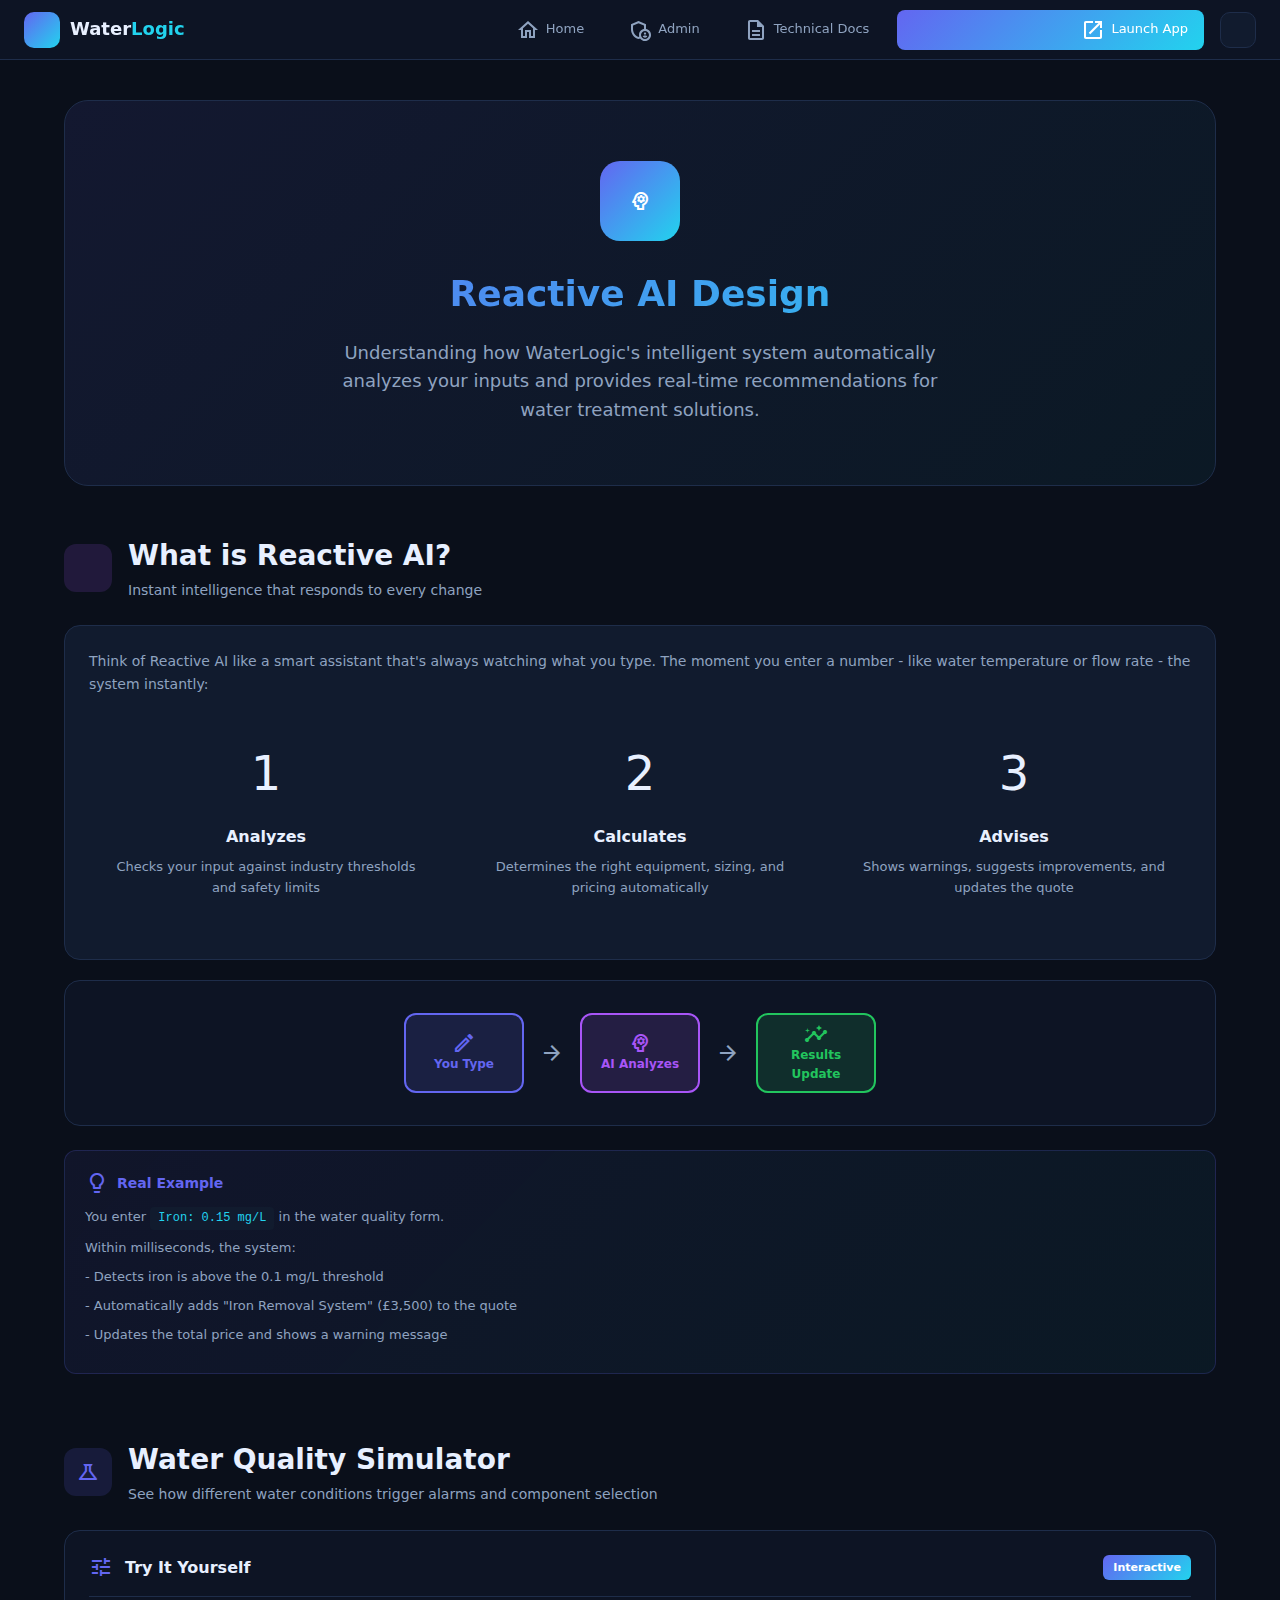
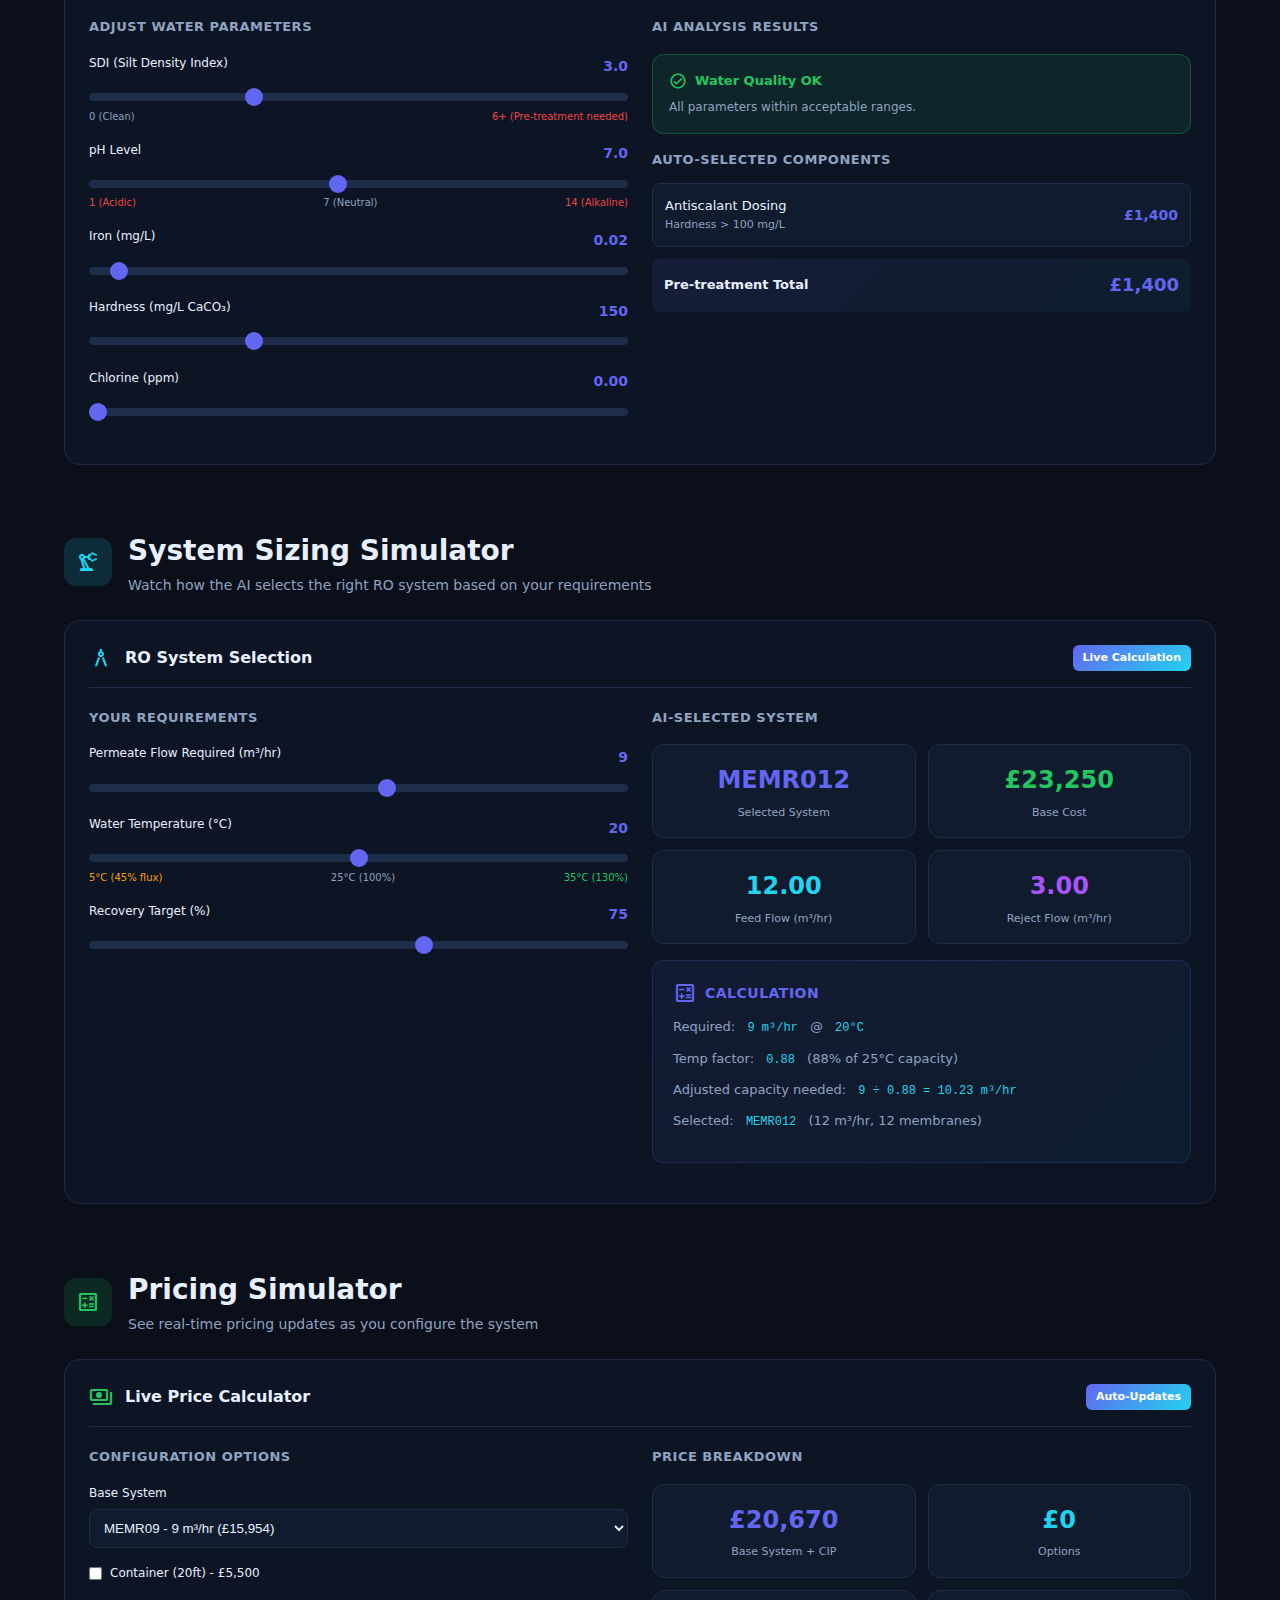
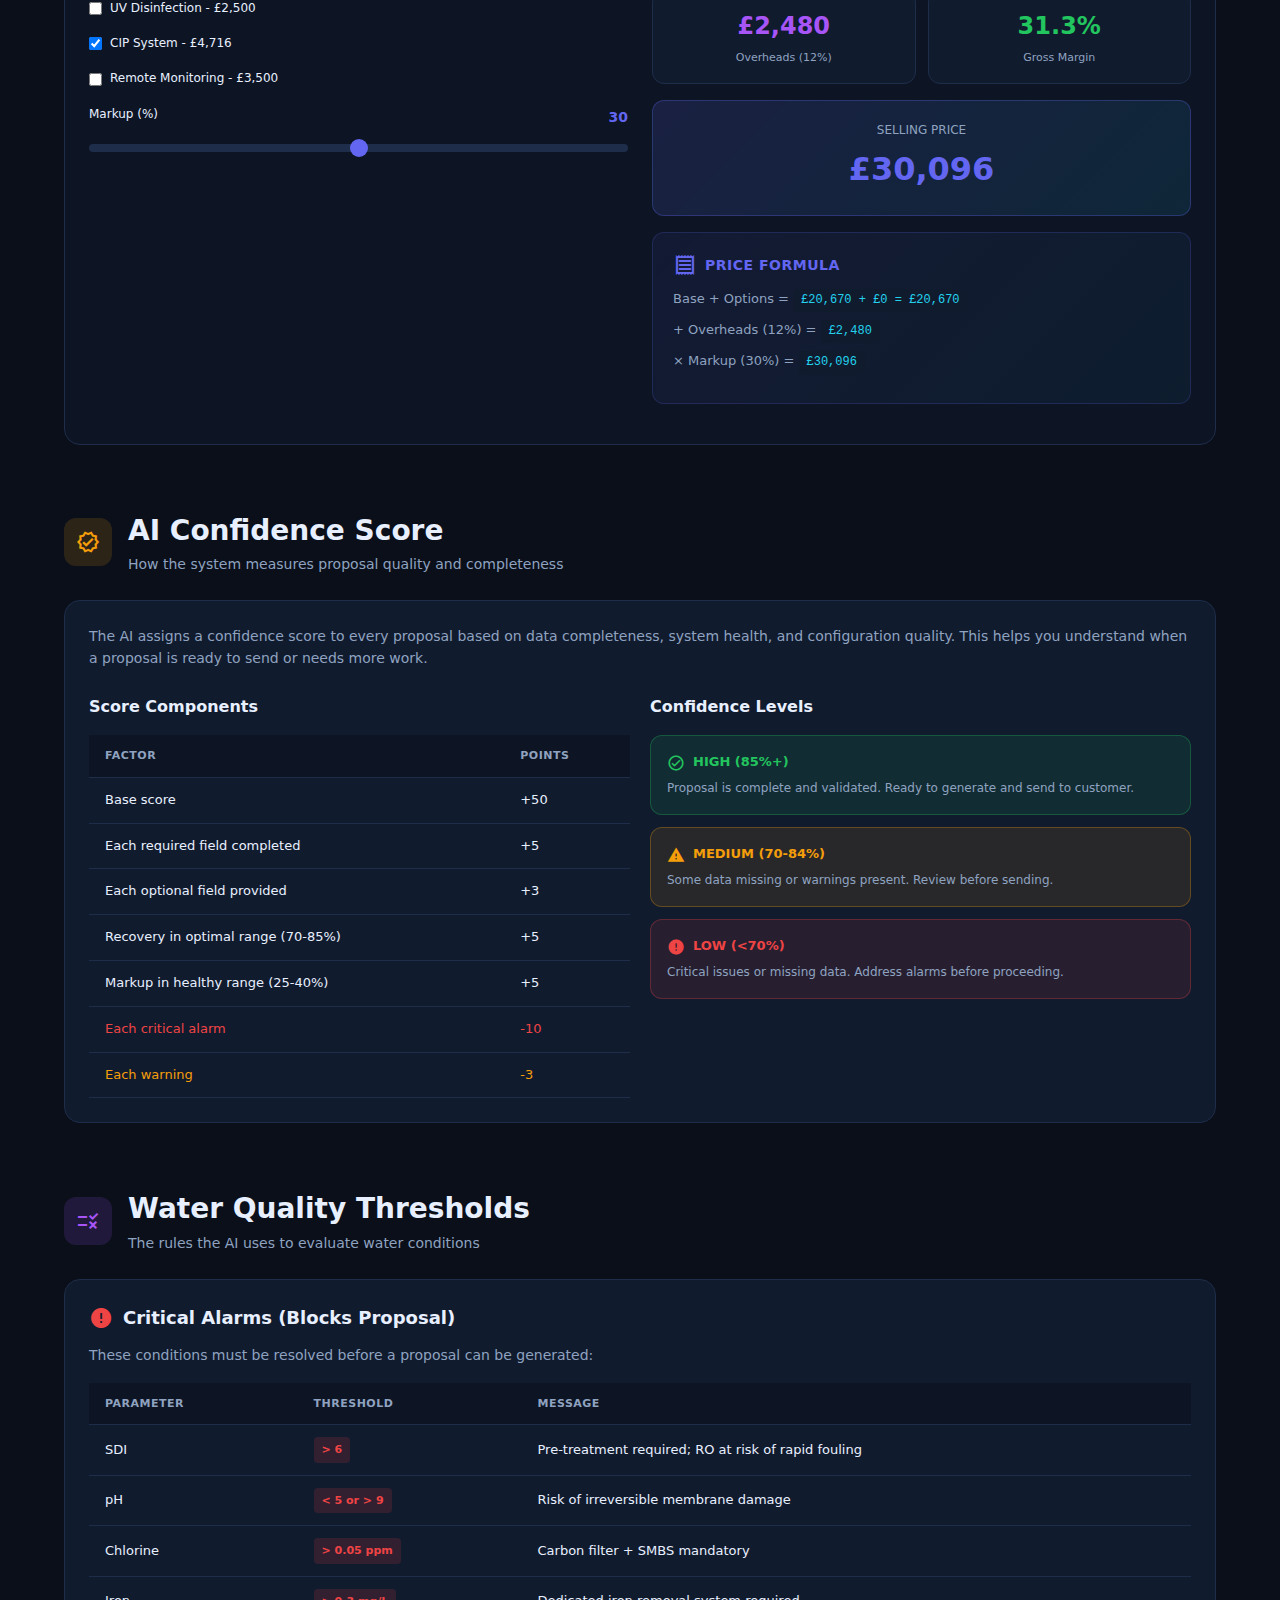
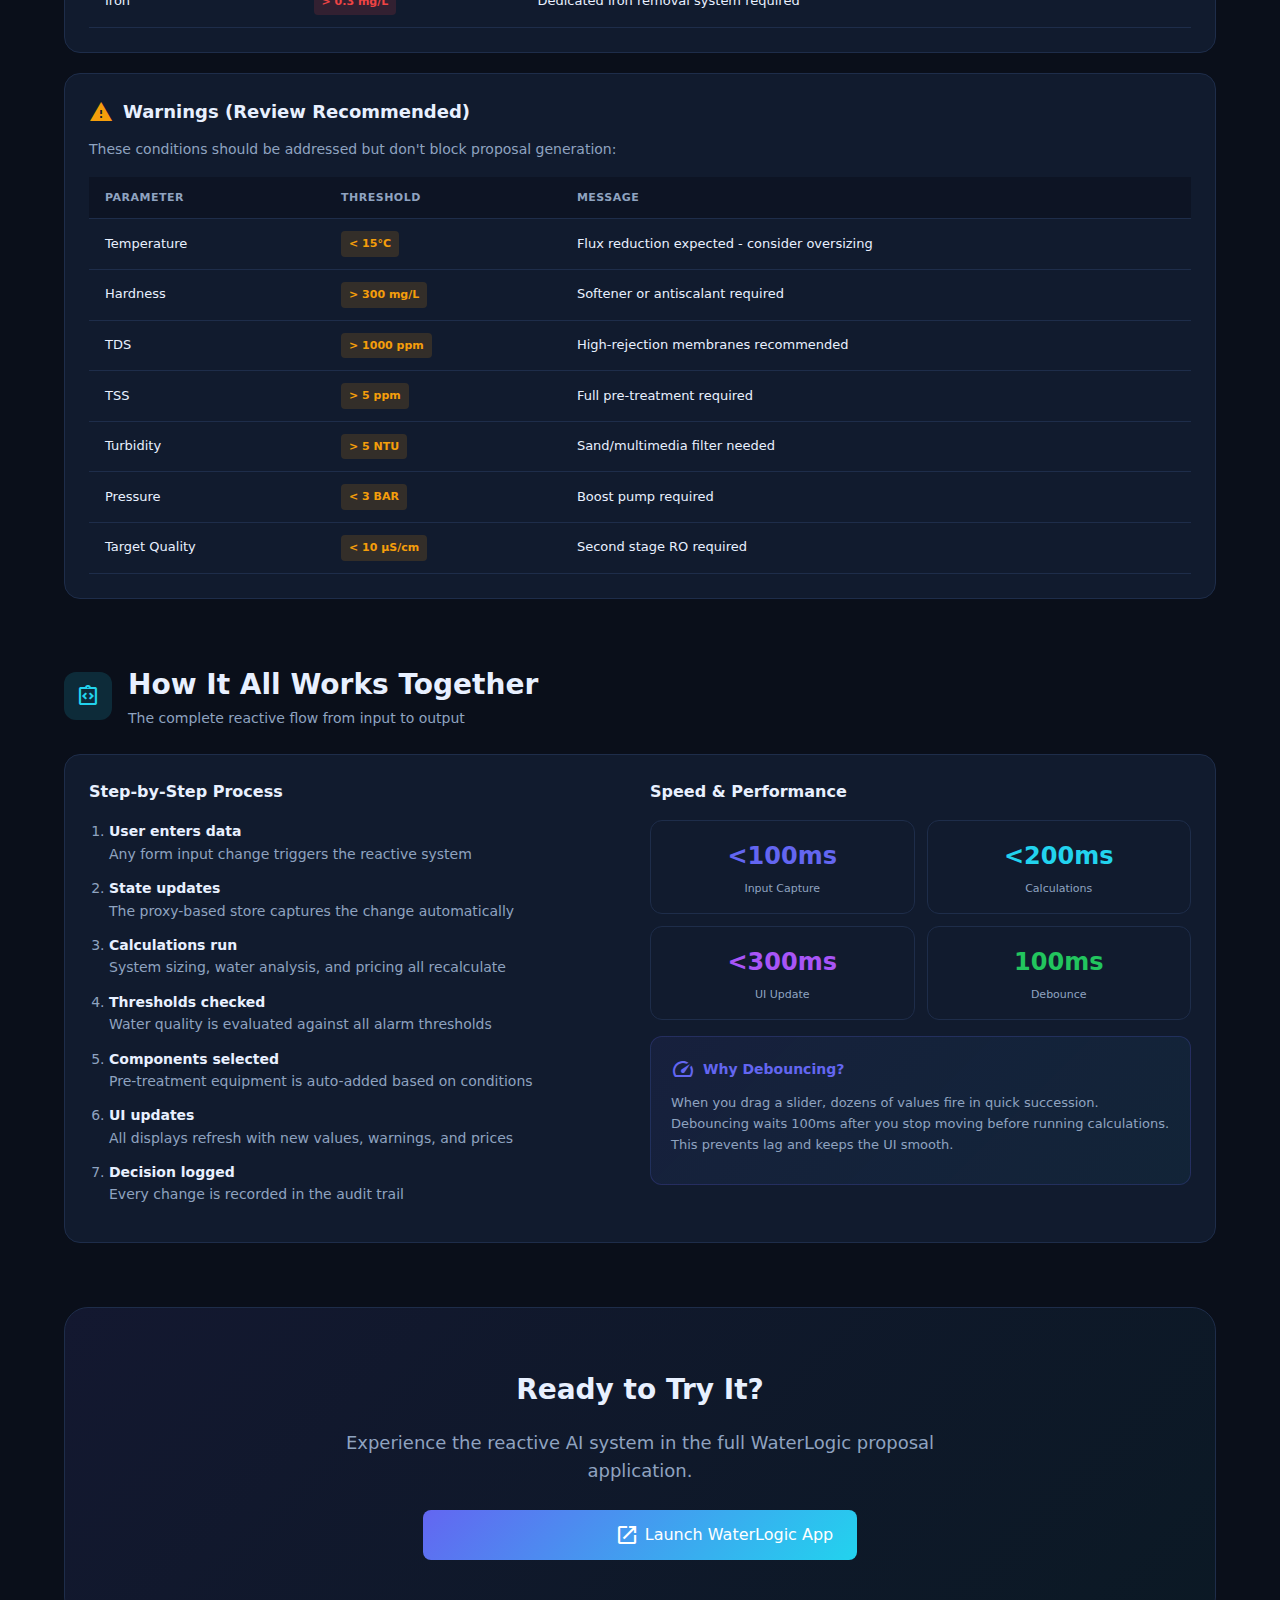
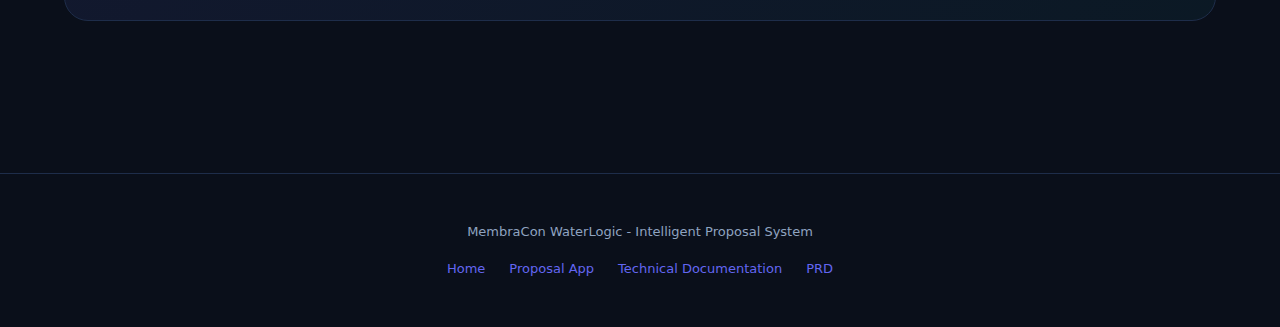
<file: reactive-ai-guide.html>
<!DOCTYPE html>
<html lang="en">
<head>
  <meta charset="utf-8" />
  <meta name="viewport" content="width=device-width, initial-scale=1" />
  <title>Reactive AI Design Guide - WaterLogic</title>

  <!-- Google Material Icons -->
  <link href="https://fonts.googleapis.com/icon?family=Material+Icons|Material+Icons+Outlined" rel="stylesheet">

  <style>
    :root {
      --bg: #0a0f1a;
      --panel: #0d1424;
      --card: #111b2e;
      --card-hover: #162035;
      --muted: #8fa3c0;
      --text: #e8f0ff;
      --line: #1e2d4a;
      --accent: #6366f1;
      --accent2: #22d3ee;
      --accent3: #a855f7;
      --success: #22c55e;
      --warning: #f59e0b;
      --danger: #ef4444;
    }

    [data-theme="light"] {
      --bg: #f5f7fa;
      --panel: #ffffff;
      --card: #ffffff;
      --card-hover: #f8fafc;
      --muted: #64748b;
      --text: #1e293b;
      --line: #e2e8f0;
      --accent: #4f46e5;
      --accent2: #0891b2;
      --accent3: #9333ea;
      --success: #16a34a;
      --warning: #d97706;
      --danger: #dc2626;
    }

    * { box-sizing: border-box; margin: 0; padding: 0; }

    body {
      font-family: 'Inter', ui-sans-serif, system-ui, -apple-system, sans-serif;
      background: var(--bg);
      color: var(--text);
      line-height: 1.6;
    }

    /* Header */
    .header {
      position: fixed;
      top: 0;
      left: 0;
      right: 0;
      height: 60px;
      background: var(--panel);
      border-bottom: 1px solid var(--line);
      display: flex;
      align-items: center;
      padding: 0 24px;
      z-index: 1000;
      gap: 16px;
    }

    .logo {
      display: flex;
      align-items: center;
      gap: 10px;
      text-decoration: none;
      color: var(--text);
    }

    .logo-icon {
      width: 36px;
      height: 36px;
      background: linear-gradient(135deg, var(--accent), var(--accent2));
      border-radius: 10px;
      display: flex;
      align-items: center;
      justify-content: center;
      font-size: 20px;
      color: white;
    }

    .logo-text {
      font-size: 18px;
      font-weight: 700;
    }

    .logo-text span { color: var(--accent2); }

    .header-spacer { flex: 1; }

    .header-links {
      display: flex;
      gap: 12px;
    }

    .header-link {
      padding: 8px 16px;
      border-radius: 8px;
      font-size: 13px;
      font-weight: 500;
      color: var(--muted);
      text-decoration: none;
      transition: all 0.2s;
      display: flex;
      align-items: center;
      gap: 6px;
    }

    .header-link:hover {
      background: var(--card);
      color: var(--text);
    }

    .header-link.primary {
      background: linear-gradient(135deg, var(--accent), var(--accent2));
      color: white;
    }

    .header-link.primary:hover {
      opacity: 0.9;
    }

    .theme-toggle {
      width: 36px;
      height: 36px;
      border-radius: 10px;
      background: var(--card);
      border: 1px solid var(--line);
      color: var(--muted);
      cursor: pointer;
      display: flex;
      align-items: center;
      justify-content: center;
    }

    .theme-toggle:hover {
      color: var(--text);
      border-color: var(--accent);
    }

    /* Main Content */
    .main {
      margin-top: 60px;
      max-width: 1200px;
      margin-left: auto;
      margin-right: auto;
      padding: 40px 24px;
    }

    /* Hero Section */
    .hero {
      text-align: center;
      padding: 60px 0;
      background: linear-gradient(135deg, rgba(99,102,241,0.1), rgba(34,211,238,0.05));
      border-radius: 24px;
      margin-bottom: 48px;
      border: 1px solid var(--line);
    }

    .hero-icon {
      width: 80px;
      height: 80px;
      background: linear-gradient(135deg, var(--accent), var(--accent2));
      border-radius: 20px;
      display: flex;
      align-items: center;
      justify-content: center;
      margin: 0 auto 24px;
      font-size: 40px;
      color: white;
    }

    .hero h1 {
      font-size: 36px;
      font-weight: 800;
      margin-bottom: 16px;
      background: linear-gradient(135deg, var(--accent), var(--accent2));
      -webkit-background-clip: text;
      -webkit-text-fill-color: transparent;
      background-clip: text;
    }

    .hero p {
      font-size: 18px;
      color: var(--muted);
      max-width: 600px;
      margin: 0 auto;
    }

    /* Section */
    .section {
      margin-bottom: 64px;
    }

    .section-header {
      display: flex;
      align-items: center;
      gap: 16px;
      margin-bottom: 24px;
    }

    .section-icon {
      width: 48px;
      height: 48px;
      border-radius: 12px;
      display: flex;
      align-items: center;
      justify-content: center;
      font-size: 24px;
    }

    .section-icon.purple { background: rgba(168,85,247,0.15); color: var(--accent3); }
    .section-icon.blue { background: rgba(99,102,241,0.15); color: var(--accent); }
    .section-icon.cyan { background: rgba(34,211,238,0.15); color: var(--accent2); }
    .section-icon.green { background: rgba(34,197,94,0.15); color: var(--success); }
    .section-icon.yellow { background: rgba(245,158,11,0.15); color: var(--warning); }

    .section h2 {
      font-size: 28px;
      font-weight: 700;
    }

    .section-subtitle {
      font-size: 14px;
      color: var(--muted);
    }

    /* Cards */
    .card {
      background: var(--card);
      border: 1px solid var(--line);
      border-radius: 16px;
      padding: 24px;
      margin-bottom: 20px;
    }

    .card h3 {
      font-size: 18px;
      font-weight: 600;
      margin-bottom: 12px;
      display: flex;
      align-items: center;
      gap: 10px;
    }

    .card p {
      color: var(--muted);
      font-size: 14px;
      margin-bottom: 16px;
    }

    /* Grid */
    .grid-2 {
      display: grid;
      grid-template-columns: repeat(2, 1fr);
      gap: 20px;
    }

    .grid-3 {
      display: grid;
      grid-template-columns: repeat(3, 1fr);
      gap: 20px;
    }

    @media (max-width: 768px) {
      .grid-2, .grid-3 { grid-template-columns: 1fr; }
    }

    /* Flow Diagram */
    .flow-diagram {
      display: flex;
      align-items: center;
      justify-content: center;
      gap: 16px;
      flex-wrap: wrap;
      padding: 32px;
      background: var(--panel);
      border-radius: 16px;
      border: 1px solid var(--line);
      margin-bottom: 24px;
    }

    .flow-step {
      display: flex;
      flex-direction: column;
      align-items: center;
      gap: 8px;
    }

    .flow-box {
      width: 120px;
      height: 80px;
      border-radius: 12px;
      display: flex;
      flex-direction: column;
      align-items: center;
      justify-content: center;
      font-size: 12px;
      font-weight: 600;
      text-align: center;
      padding: 8px;
    }

    .flow-box.input { background: rgba(99,102,241,0.15); border: 2px solid var(--accent); color: var(--accent); }
    .flow-box.process { background: rgba(168,85,247,0.15); border: 2px solid var(--accent3); color: var(--accent3); }
    .flow-box.output { background: rgba(34,197,94,0.15); border: 2px solid var(--success); color: var(--success); }

    .flow-arrow {
      font-size: 24px;
      color: var(--muted);
    }

    /* Simulator */
    .simulator {
      background: var(--panel);
      border: 1px solid var(--line);
      border-radius: 16px;
      padding: 24px;
      margin-bottom: 24px;
    }

    .simulator-header {
      display: flex;
      align-items: center;
      gap: 12px;
      margin-bottom: 20px;
      padding-bottom: 16px;
      border-bottom: 1px solid var(--line);
    }

    .simulator-header h3 {
      font-size: 16px;
      font-weight: 600;
      flex: 1;
    }

    .simulator-badge {
      padding: 4px 10px;
      border-radius: 6px;
      font-size: 11px;
      font-weight: 600;
      background: linear-gradient(135deg, var(--accent), var(--accent2));
      color: white;
    }

    .simulator-grid {
      display: grid;
      grid-template-columns: 1fr 1fr;
      gap: 24px;
    }

    @media (max-width: 768px) {
      .simulator-grid { grid-template-columns: 1fr; }
    }

    .simulator-inputs h4,
    .simulator-outputs h4 {
      font-size: 13px;
      font-weight: 600;
      color: var(--muted);
      text-transform: uppercase;
      letter-spacing: 0.5px;
      margin-bottom: 16px;
    }

    .input-group {
      margin-bottom: 16px;
    }

    .input-group label {
      display: block;
      font-size: 12px;
      font-weight: 500;
      margin-bottom: 6px;
      color: var(--text);
    }

    .input-group input[type="number"],
    .input-group input[type="range"] {
      width: 100%;
      padding: 10px 12px;
      border-radius: 8px;
      border: 1px solid var(--line);
      background: var(--card);
      color: var(--text);
      font-size: 14px;
    }

    .input-group input[type="range"] {
      padding: 0;
      height: 8px;
      -webkit-appearance: none;
      background: var(--line);
      border: none;
    }

    .input-group input[type="range"]::-webkit-slider-thumb {
      -webkit-appearance: none;
      width: 18px;
      height: 18px;
      border-radius: 50%;
      background: var(--accent);
      cursor: pointer;
    }

    .input-row {
      display: flex;
      justify-content: space-between;
      align-items: center;
      margin-bottom: 4px;
    }

    .input-value {
      font-size: 14px;
      font-weight: 600;
      color: var(--accent);
    }

    /* Result Cards */
    .result-card {
      padding: 16px;
      border-radius: 12px;
      margin-bottom: 12px;
    }

    .result-card.success {
      background: rgba(34,197,94,0.1);
      border: 1px solid rgba(34,197,94,0.3);
    }

    .result-card.warning {
      background: rgba(245,158,11,0.1);
      border: 1px solid rgba(245,158,11,0.3);
    }

    .result-card.danger {
      background: rgba(239,68,68,0.1);
      border: 1px solid rgba(239,68,68,0.3);
    }

    .result-card.info {
      background: rgba(99,102,241,0.1);
      border: 1px solid rgba(99,102,241,0.3);
    }

    .result-header {
      display: flex;
      align-items: center;
      gap: 8px;
      margin-bottom: 6px;
    }

    .result-header .material-icons-outlined {
      font-size: 18px;
    }

    .result-card.success .result-header { color: var(--success); }
    .result-card.warning .result-header { color: var(--warning); }
    .result-card.danger .result-header { color: var(--danger); }
    .result-card.info .result-header { color: var(--accent); }

    .result-title {
      font-size: 13px;
      font-weight: 600;
    }

    .result-body {
      font-size: 12px;
      color: var(--muted);
    }

    /* Stats Grid */
    .stats-grid {
      display: grid;
      grid-template-columns: repeat(4, 1fr);
      gap: 12px;
      margin-bottom: 16px;
    }

    @media (max-width: 768px) {
      .stats-grid { grid-template-columns: repeat(2, 1fr); }
    }

    .stat-card {
      padding: 16px;
      background: var(--card);
      border-radius: 12px;
      border: 1px solid var(--line);
      text-align: center;
    }

    .stat-value {
      font-size: 24px;
      font-weight: 700;
      margin-bottom: 4px;
    }

    .stat-value.accent { color: var(--accent); }
    .stat-value.accent2 { color: var(--accent2); }
    .stat-value.accent3 { color: var(--accent3); }
    .stat-value.success { color: var(--success); }

    .stat-label {
      font-size: 11px;
      color: var(--muted);
    }

    /* Component List */
    .component-list {
      display: flex;
      flex-direction: column;
      gap: 8px;
    }

    .component-item {
      display: flex;
      align-items: center;
      justify-content: space-between;
      padding: 12px;
      background: var(--card);
      border-radius: 8px;
      border: 1px solid var(--line);
    }

    .component-name {
      font-size: 13px;
      font-weight: 500;
    }

    .component-reason {
      font-size: 11px;
      color: var(--muted);
    }

    .component-cost {
      font-size: 14px;
      font-weight: 600;
      color: var(--accent);
    }

    /* Confidence Bar */
    .confidence-display {
      display: flex;
      align-items: center;
      gap: 16px;
      padding: 20px;
      background: var(--card);
      border-radius: 12px;
      border: 1px solid var(--line);
    }

    .confidence-score {
      font-size: 36px;
      font-weight: 800;
    }

    .confidence-score.high { color: var(--success); }
    .confidence-score.medium { color: var(--warning); }
    .confidence-score.low { color: var(--danger); }

    .confidence-details {
      flex: 1;
    }

    .confidence-bar-bg {
      height: 12px;
      background: var(--line);
      border-radius: 6px;
      overflow: hidden;
      margin-bottom: 8px;
    }

    .confidence-bar-fill {
      height: 100%;
      border-radius: 6px;
      transition: width 0.3s ease;
    }

    .confidence-bar-fill.high { background: var(--success); }
    .confidence-bar-fill.medium { background: var(--warning); }
    .confidence-bar-fill.low { background: var(--danger); }

    .confidence-breakdown {
      font-size: 11px;
      color: var(--muted);
    }

    /* Example Box */
    .example-box {
      padding: 20px;
      background: linear-gradient(135deg, rgba(99,102,241,0.08), rgba(34,211,238,0.05));
      border-radius: 12px;
      border: 1px solid rgba(99,102,241,0.2);
      margin: 16px 0;
    }

    .example-box h4 {
      font-size: 14px;
      font-weight: 600;
      margin-bottom: 12px;
      display: flex;
      align-items: center;
      gap: 8px;
      color: var(--accent);
    }

    .example-box p {
      font-size: 13px;
      color: var(--muted);
      margin-bottom: 8px;
    }

    .example-box code {
      display: inline-block;
      padding: 2px 8px;
      background: var(--card);
      border-radius: 4px;
      font-family: monospace;
      font-size: 12px;
      color: var(--accent2);
    }

    /* Table */
    .data-table {
      width: 100%;
      border-collapse: collapse;
      font-size: 13px;
    }

    .data-table th,
    .data-table td {
      padding: 12px 16px;
      text-align: left;
      border-bottom: 1px solid var(--line);
    }

    .data-table th {
      background: var(--panel);
      font-weight: 600;
      color: var(--muted);
      text-transform: uppercase;
      font-size: 11px;
      letter-spacing: 0.5px;
    }

    .data-table tr:hover td {
      background: var(--card-hover);
    }

    .badge {
      display: inline-block;
      padding: 4px 8px;
      border-radius: 4px;
      font-size: 11px;
      font-weight: 600;
    }

    .badge.critical { background: rgba(239,68,68,0.15); color: var(--danger); }
    .badge.warning { background: rgba(245,158,11,0.15); color: var(--warning); }
    .badge.info { background: rgba(99,102,241,0.15); color: var(--accent); }

    /* Footer */
    .footer {
      text-align: center;
      padding: 48px 24px;
      border-top: 1px solid var(--line);
      margin-top: 64px;
    }

    .footer p {
      font-size: 13px;
      color: var(--muted);
    }

    .footer-links {
      display: flex;
      justify-content: center;
      gap: 24px;
      margin-top: 16px;
    }

    .footer-links a {
      color: var(--accent);
      text-decoration: none;
      font-size: 13px;
    }

    .footer-links a:hover {
      text-decoration: underline;
    }

    /* Animations */
    @keyframes pulse {
      0%, 100% { opacity: 1; }
      50% { opacity: 0.5; }
    }

    .pulse {
      animation: pulse 2s infinite;
    }
  </style>
</head>
<body>
  <!-- Header -->
  <header class="header">
    <a href="proposal-app.html" class="logo">
      <div class="logo-icon">
        <span class="material-icons-outlined">water_drop</span>
      </div>
      <div class="logo-text">Water<span>Logic</span></div>
    </a>
    <div class="header-spacer"></div>
    <div class="header-links">
      <a href="index.html" class="header-link">
        <span class="material-icons-outlined">home</span>
        Home
      </a>
      <a href="admin-ai-settings.html" class="header-link">
        <span class="material-icons-outlined">admin_panel_settings</span>
        Admin
      </a>
      <a href="md/reactive-ai-design.md" class="header-link" target="_blank">
        <span class="material-icons-outlined">description</span>
        Technical Docs
      </a>
      <a href="proposal-app.html" class="header-link primary">
        <span class="material-icons-outlined">rocket_launch</span>
        Launch App
      </a>
    </div>
    <button class="theme-toggle" onclick="toggleTheme()">
      <span class="material-icons-outlined" id="themeIcon">light_mode</span>
    </button>
  </header>

  <!-- Main Content -->
  <main class="main">
    <!-- Hero -->
    <section class="hero">
      <div class="hero-icon">
        <span class="material-icons-outlined">psychology</span>
      </div>
      <h1>Reactive AI Design</h1>
      <p>Understanding how WaterLogic's intelligent system automatically analyzes your inputs and provides real-time recommendations for water treatment solutions.</p>
    </section>

    <!-- What is Reactive AI -->
    <section class="section">
      <div class="section-header">
        <div class="section-icon purple">
          <span class="material-icons-outlined">auto_awesome</span>
        </div>
        <div>
          <h2>What is Reactive AI?</h2>
          <p class="section-subtitle">Instant intelligence that responds to every change</p>
        </div>
      </div>

      <div class="card">
        <p>Think of Reactive AI like a smart assistant that's always watching what you type. The moment you enter a number - like water temperature or flow rate - the system instantly:</p>

        <div class="grid-3" style="margin-top: 20px;">
          <div style="text-align: center; padding: 20px;">
            <div style="font-size: 48px; margin-bottom: 12px;">1</div>
            <h4 style="margin-bottom: 8px;">Analyzes</h4>
            <p style="font-size: 13px; color: var(--muted);">Checks your input against industry thresholds and safety limits</p>
          </div>
          <div style="text-align: center; padding: 20px;">
            <div style="font-size: 48px; margin-bottom: 12px;">2</div>
            <h4 style="margin-bottom: 8px;">Calculates</h4>
            <p style="font-size: 13px; color: var(--muted);">Determines the right equipment, sizing, and pricing automatically</p>
          </div>
          <div style="text-align: center; padding: 20px;">
            <div style="font-size: 48px; margin-bottom: 12px;">3</div>
            <h4 style="margin-bottom: 8px;">Advises</h4>
            <p style="font-size: 13px; color: var(--muted);">Shows warnings, suggests improvements, and updates the quote</p>
          </div>
        </div>
      </div>

      <div class="flow-diagram">
        <div class="flow-step">
          <div class="flow-box input">
            <span class="material-icons-outlined">edit</span>
            You Type
          </div>
        </div>
        <span class="flow-arrow material-icons-outlined">arrow_forward</span>
        <div class="flow-step">
          <div class="flow-box process">
            <span class="material-icons-outlined">psychology</span>
            AI Analyzes
          </div>
        </div>
        <span class="flow-arrow material-icons-outlined">arrow_forward</span>
        <div class="flow-step">
          <div class="flow-box output">
            <span class="material-icons-outlined">insights</span>
            Results Update
          </div>
        </div>
      </div>

      <div class="example-box">
        <h4><span class="material-icons-outlined">lightbulb</span> Real Example</h4>
        <p>You enter <code>Iron: 0.15 mg/L</code> in the water quality form.</p>
        <p>Within milliseconds, the system:</p>
        <p>- Detects iron is above the 0.1 mg/L threshold</p>
        <p>- Automatically adds "Iron Removal System" (£3,500) to the quote</p>
        <p>- Updates the total price and shows a warning message</p>
      </div>
    </section>

    <!-- Water Quality Simulator -->
    <section class="section">
      <div class="section-header">
        <div class="section-icon blue">
          <span class="material-icons-outlined">science</span>
        </div>
        <div>
          <h2>Water Quality Simulator</h2>
          <p class="section-subtitle">See how different water conditions trigger alarms and component selection</p>
        </div>
      </div>

      <div class="simulator">
        <div class="simulator-header">
          <span class="material-icons-outlined" style="color: var(--accent);">tune</span>
          <h3>Try It Yourself</h3>
          <span class="simulator-badge">Interactive</span>
        </div>

        <div class="simulator-grid">
          <div class="simulator-inputs">
            <h4>Adjust Water Parameters</h4>

            <div class="input-group">
              <div class="input-row">
                <label>SDI (Silt Density Index)</label>
                <span class="input-value" id="sdiValue">3</span>
              </div>
              <input type="range" id="sdiSlider" min="0" max="10" step="0.5" value="3" oninput="updateWaterSimulator()">
              <div style="display: flex; justify-content: space-between; font-size: 10px; color: var(--muted);">
                <span>0 (Clean)</span>
                <span style="color: var(--danger);">6+ (Pre-treatment needed)</span>
              </div>
            </div>

            <div class="input-group">
              <div class="input-row">
                <label>pH Level</label>
                <span class="input-value" id="phValue">7.0</span>
              </div>
              <input type="range" id="phSlider" min="1" max="14" step="0.1" value="7" oninput="updateWaterSimulator()">
              <div style="display: flex; justify-content: space-between; font-size: 10px; color: var(--muted);">
                <span style="color: var(--danger);">1 (Acidic)</span>
                <span>7 (Neutral)</span>
                <span style="color: var(--danger);">14 (Alkaline)</span>
              </div>
            </div>

            <div class="input-group">
              <div class="input-row">
                <label>Iron (mg/L)</label>
                <span class="input-value" id="ironValue">0.02</span>
              </div>
              <input type="range" id="ironSlider" min="0" max="0.5" step="0.01" value="0.02" oninput="updateWaterSimulator()">
            </div>

            <div class="input-group">
              <div class="input-row">
                <label>Hardness (mg/L CaCO₃)</label>
                <span class="input-value" id="hardnessValue">150</span>
              </div>
              <input type="range" id="hardnessSlider" min="0" max="500" step="10" value="150" oninput="updateWaterSimulator()">
            </div>

            <div class="input-group">
              <div class="input-row">
                <label>Chlorine (ppm)</label>
                <span class="input-value" id="chlorineValue">0</span>
              </div>
              <input type="range" id="chlorineSlider" min="0" max="1" step="0.01" value="0" oninput="updateWaterSimulator()">
            </div>
          </div>

          <div class="simulator-outputs">
            <h4>AI Analysis Results</h4>
            <div id="waterResults">
              <!-- Results will be populated by JavaScript -->
            </div>
          </div>
        </div>
      </div>
    </section>

    <!-- System Sizing Simulator -->
    <section class="section">
      <div class="section-header">
        <div class="section-icon cyan">
          <span class="material-icons-outlined">precision_manufacturing</span>
        </div>
        <div>
          <h2>System Sizing Simulator</h2>
          <p class="section-subtitle">Watch how the AI selects the right RO system based on your requirements</p>
        </div>
      </div>

      <div class="simulator">
        <div class="simulator-header">
          <span class="material-icons-outlined" style="color: var(--accent2);">architecture</span>
          <h3>RO System Selection</h3>
          <span class="simulator-badge">Live Calculation</span>
        </div>

        <div class="simulator-grid">
          <div class="simulator-inputs">
            <h4>Your Requirements</h4>

            <div class="input-group">
              <div class="input-row">
                <label>Permeate Flow Required (m³/hr)</label>
                <span class="input-value" id="flowValue">9</span>
              </div>
              <input type="range" id="flowSlider" min="0.25" max="16" step="0.25" value="9" oninput="updateSizingSimulator()">
            </div>

            <div class="input-group">
              <div class="input-row">
                <label>Water Temperature (°C)</label>
                <span class="input-value" id="tempValue">20</span>
              </div>
              <input type="range" id="tempSlider" min="5" max="35" step="1" value="20" oninput="updateSizingSimulator()">
              <div style="display: flex; justify-content: space-between; font-size: 10px; color: var(--muted);">
                <span style="color: var(--warning);">5°C (45% flux)</span>
                <span>25°C (100%)</span>
                <span style="color: var(--success);">35°C (130%)</span>
              </div>
            </div>

            <div class="input-group">
              <div class="input-row">
                <label>Recovery Target (%)</label>
                <span class="input-value" id="recoveryValue">75</span>
              </div>
              <input type="range" id="recoverySlider" min="50" max="90" step="1" value="75" oninput="updateSizingSimulator()">
            </div>
          </div>

          <div class="simulator-outputs">
            <h4>AI-Selected System</h4>
            <div id="sizingResults">
              <!-- Results will be populated by JavaScript -->
            </div>
          </div>
        </div>
      </div>
    </section>

    <!-- Pricing Simulator -->
    <section class="section">
      <div class="section-header">
        <div class="section-icon green">
          <span class="material-icons-outlined">calculate</span>
        </div>
        <div>
          <h2>Pricing Simulator</h2>
          <p class="section-subtitle">See real-time pricing updates as you configure the system</p>
        </div>
      </div>

      <div class="simulator">
        <div class="simulator-header">
          <span class="material-icons-outlined" style="color: var(--success);">payments</span>
          <h3>Live Price Calculator</h3>
          <span class="simulator-badge">Auto-Updates</span>
        </div>

        <div class="simulator-grid">
          <div class="simulator-inputs">
            <h4>Configuration Options</h4>

            <div class="input-group">
              <label>Base System</label>
              <select id="systemSelect" onchange="updatePricingSimulator()" style="width: 100%; padding: 10px; border-radius: 8px; border: 1px solid var(--line); background: var(--card); color: var(--text);">
                <option value="MEMR01">MEMR01 - 1 m³/hr (£3,500)</option>
                <option value="MEMR04">MEMR04 - 4 m³/hr (£5,500)</option>
                <option value="MEMR09" selected>MEMR09 - 9 m³/hr (£15,954)</option>
                <option value="MEMR012">MEMR012 - 12 m³/hr (£23,250)</option>
              </select>
            </div>

            <div class="input-group">
              <label style="display: flex; align-items: center; gap: 8px; cursor: pointer;">
                <input type="checkbox" id="optContainer" onchange="updatePricingSimulator()">
                Container (20ft) - £5,500
              </label>
            </div>

            <div class="input-group">
              <label style="display: flex; align-items: center; gap: 8px; cursor: pointer;">
                <input type="checkbox" id="optUV" onchange="updatePricingSimulator()">
                UV Disinfection - £2,500
              </label>
            </div>

            <div class="input-group">
              <label style="display: flex; align-items: center; gap: 8px; cursor: pointer;">
                <input type="checkbox" id="optCIP" checked onchange="updatePricingSimulator()">
                CIP System - £4,716
              </label>
            </div>

            <div class="input-group">
              <label style="display: flex; align-items: center; gap: 8px; cursor: pointer;">
                <input type="checkbox" id="optRemote" onchange="updatePricingSimulator()">
                Remote Monitoring - £3,500
              </label>
            </div>

            <div class="input-group">
              <div class="input-row">
                <label>Markup (%)</label>
                <span class="input-value" id="markupValue">30</span>
              </div>
              <input type="range" id="markupSlider" min="10" max="50" step="1" value="30" oninput="updatePricingSimulator()">
            </div>
          </div>

          <div class="simulator-outputs">
            <h4>Price Breakdown</h4>
            <div id="pricingResults">
              <!-- Results will be populated by JavaScript -->
            </div>
          </div>
        </div>
      </div>
    </section>

    <!-- Confidence Score -->
    <section class="section">
      <div class="section-header">
        <div class="section-icon yellow">
          <span class="material-icons-outlined">verified</span>
        </div>
        <div>
          <h2>AI Confidence Score</h2>
          <p class="section-subtitle">How the system measures proposal quality and completeness</p>
        </div>
      </div>

      <div class="card">
        <p>The AI assigns a confidence score to every proposal based on data completeness, system health, and configuration quality. This helps you understand when a proposal is ready to send or needs more work.</p>

        <div class="grid-2" style="margin-top: 24px;">
          <div>
            <h4 style="margin-bottom: 16px;">Score Components</h4>
            <table class="data-table">
              <thead>
                <tr>
                  <th>Factor</th>
                  <th>Points</th>
                </tr>
              </thead>
              <tbody>
                <tr>
                  <td>Base score</td>
                  <td>+50</td>
                </tr>
                <tr>
                  <td>Each required field completed</td>
                  <td>+5</td>
                </tr>
                <tr>
                  <td>Each optional field provided</td>
                  <td>+3</td>
                </tr>
                <tr>
                  <td>Recovery in optimal range (70-85%)</td>
                  <td>+5</td>
                </tr>
                <tr>
                  <td>Markup in healthy range (25-40%)</td>
                  <td>+5</td>
                </tr>
                <tr>
                  <td style="color: var(--danger);">Each critical alarm</td>
                  <td style="color: var(--danger);">-10</td>
                </tr>
                <tr>
                  <td style="color: var(--warning);">Each warning</td>
                  <td style="color: var(--warning);">-3</td>
                </tr>
              </tbody>
            </table>
          </div>

          <div>
            <h4 style="margin-bottom: 16px;">Confidence Levels</h4>
            <div class="result-card success">
              <div class="result-header">
                <span class="material-icons-outlined">check_circle</span>
                <span class="result-title">HIGH (85%+)</span>
              </div>
              <div class="result-body">Proposal is complete and validated. Ready to generate and send to customer.</div>
            </div>
            <div class="result-card warning">
              <div class="result-header">
                <span class="material-icons-outlined">warning</span>
                <span class="result-title">MEDIUM (70-84%)</span>
              </div>
              <div class="result-body">Some data missing or warnings present. Review before sending.</div>
            </div>
            <div class="result-card danger">
              <div class="result-header">
                <span class="material-icons-outlined">error</span>
                <span class="result-title">LOW (&lt;70%)</span>
              </div>
              <div class="result-body">Critical issues or missing data. Address alarms before proceeding.</div>
            </div>
          </div>
        </div>
      </div>
    </section>

    <!-- Thresholds Reference -->
    <section class="section">
      <div class="section-header">
        <div class="section-icon purple">
          <span class="material-icons-outlined">rule</span>
        </div>
        <div>
          <h2>Water Quality Thresholds</h2>
          <p class="section-subtitle">The rules the AI uses to evaluate water conditions</p>
        </div>
      </div>

      <div class="card">
        <h3><span class="material-icons-outlined" style="color: var(--danger);">error</span> Critical Alarms (Blocks Proposal)</h3>
        <p>These conditions must be resolved before a proposal can be generated:</p>
        <table class="data-table" style="margin-top: 16px;">
          <thead>
            <tr>
              <th>Parameter</th>
              <th>Threshold</th>
              <th>Message</th>
            </tr>
          </thead>
          <tbody>
            <tr>
              <td>SDI</td>
              <td><span class="badge critical">&gt; 6</span></td>
              <td>Pre-treatment required; RO at risk of rapid fouling</td>
            </tr>
            <tr>
              <td>pH</td>
              <td><span class="badge critical">&lt; 5 or &gt; 9</span></td>
              <td>Risk of irreversible membrane damage</td>
            </tr>
            <tr>
              <td>Chlorine</td>
              <td><span class="badge critical">&gt; 0.05 ppm</span></td>
              <td>Carbon filter + SMBS mandatory</td>
            </tr>
            <tr>
              <td>Iron</td>
              <td><span class="badge critical">&gt; 0.3 mg/L</span></td>
              <td>Dedicated iron removal system required</td>
            </tr>
          </tbody>
        </table>
      </div>

      <div class="card">
        <h3><span class="material-icons-outlined" style="color: var(--warning);">warning</span> Warnings (Review Recommended)</h3>
        <p>These conditions should be addressed but don't block proposal generation:</p>
        <table class="data-table" style="margin-top: 16px;">
          <thead>
            <tr>
              <th>Parameter</th>
              <th>Threshold</th>
              <th>Message</th>
            </tr>
          </thead>
          <tbody>
            <tr>
              <td>Temperature</td>
              <td><span class="badge warning">&lt; 15°C</span></td>
              <td>Flux reduction expected - consider oversizing</td>
            </tr>
            <tr>
              <td>Hardness</td>
              <td><span class="badge warning">&gt; 300 mg/L</span></td>
              <td>Softener or antiscalant required</td>
            </tr>
            <tr>
              <td>TDS</td>
              <td><span class="badge warning">&gt; 1000 ppm</span></td>
              <td>High-rejection membranes recommended</td>
            </tr>
            <tr>
              <td>TSS</td>
              <td><span class="badge warning">&gt; 5 ppm</span></td>
              <td>Full pre-treatment required</td>
            </tr>
            <tr>
              <td>Turbidity</td>
              <td><span class="badge warning">&gt; 5 NTU</span></td>
              <td>Sand/multimedia filter needed</td>
            </tr>
            <tr>
              <td>Pressure</td>
              <td><span class="badge warning">&lt; 3 BAR</span></td>
              <td>Boost pump required</td>
            </tr>
            <tr>
              <td>Target Quality</td>
              <td><span class="badge warning">&lt; 10 µS/cm</span></td>
              <td>Second stage RO required</td>
            </tr>
          </tbody>
        </table>
      </div>
    </section>

    <!-- How It Works -->
    <section class="section">
      <div class="section-header">
        <div class="section-icon cyan">
          <span class="material-icons-outlined">integration_instructions</span>
        </div>
        <div>
          <h2>How It All Works Together</h2>
          <p class="section-subtitle">The complete reactive flow from input to output</p>
        </div>
      </div>

      <div class="card">
        <div class="grid-2">
          <div>
            <h4 style="margin-bottom: 16px;">Step-by-Step Process</h4>
            <ol style="padding-left: 20px; color: var(--muted); font-size: 14px;">
              <li style="margin-bottom: 12px;">
                <strong style="color: var(--text);">User enters data</strong><br>
                Any form input change triggers the reactive system
              </li>
              <li style="margin-bottom: 12px;">
                <strong style="color: var(--text);">State updates</strong><br>
                The proxy-based store captures the change automatically
              </li>
              <li style="margin-bottom: 12px;">
                <strong style="color: var(--text);">Calculations run</strong><br>
                System sizing, water analysis, and pricing all recalculate
              </li>
              <li style="margin-bottom: 12px;">
                <strong style="color: var(--text);">Thresholds checked</strong><br>
                Water quality is evaluated against all alarm thresholds
              </li>
              <li style="margin-bottom: 12px;">
                <strong style="color: var(--text);">Components selected</strong><br>
                Pre-treatment equipment is auto-added based on conditions
              </li>
              <li style="margin-bottom: 12px;">
                <strong style="color: var(--text);">UI updates</strong><br>
                All displays refresh with new values, warnings, and prices
              </li>
              <li style="margin-bottom: 12px;">
                <strong style="color: var(--text);">Decision logged</strong><br>
                Every change is recorded in the audit trail
              </li>
            </ol>
          </div>
          <div>
            <h4 style="margin-bottom: 16px;">Speed & Performance</h4>
            <div class="stats-grid" style="grid-template-columns: 1fr 1fr;">
              <div class="stat-card">
                <div class="stat-value accent">&lt;100ms</div>
                <div class="stat-label">Input Capture</div>
              </div>
              <div class="stat-card">
                <div class="stat-value accent2">&lt;200ms</div>
                <div class="stat-label">Calculations</div>
              </div>
              <div class="stat-card">
                <div class="stat-value accent3">&lt;300ms</div>
                <div class="stat-label">UI Update</div>
              </div>
              <div class="stat-card">
                <div class="stat-value success">100ms</div>
                <div class="stat-label">Debounce</div>
              </div>
            </div>
            <div class="example-box" style="margin-top: 16px;">
              <h4><span class="material-icons-outlined">speed</span> Why Debouncing?</h4>
              <p>When you drag a slider, dozens of values fire in quick succession. Debouncing waits 100ms after you stop moving before running calculations. This prevents lag and keeps the UI smooth.</p>
            </div>
          </div>
        </div>
      </div>
    </section>

    <!-- CTA -->
    <section class="hero" style="margin-top: 48px;">
      <h2 style="font-size: 28px; margin-bottom: 16px;">Ready to Try It?</h2>
      <p style="margin-bottom: 24px;">Experience the reactive AI system in the full WaterLogic proposal application.</p>
      <a href="proposal-app.html" class="header-link primary" style="display: inline-flex; font-size: 16px; padding: 12px 24px;">
        <span class="material-icons-outlined">rocket_launch</span>
        Launch WaterLogic App
      </a>
    </section>
  </main>

  <!-- Footer -->
  <footer class="footer">
    <p>MembraCon WaterLogic - Intelligent Proposal System</p>
    <div class="footer-links">
      <a href="index.html">Home</a>
      <a href="proposal-app.html">Proposal App</a>
      <a href="md/reactive-ai-design.md" target="_blank">Technical Documentation</a>
      <a href="md/PRD-WaterLogic-Proposal-System.md" target="_blank">PRD</a>
    </div>
  </footer>

  <script>
    // Theme Toggle
    function toggleTheme() {
      const html = document.documentElement;
      const themeIcon = document.getElementById('themeIcon');
      const currentTheme = html.getAttribute('data-theme');

      if (currentTheme === 'light') {
        html.removeAttribute('data-theme');
        themeIcon.textContent = 'light_mode';
        localStorage.setItem('theme', 'dark');
      } else {
        html.setAttribute('data-theme', 'light');
        themeIcon.textContent = 'dark_mode';
        localStorage.setItem('theme', 'light');
      }
    }

    // Load saved theme
    (function() {
      const savedTheme = localStorage.getItem('theme');
      if (savedTheme === 'light') {
        document.documentElement.setAttribute('data-theme', 'light');
        document.getElementById('themeIcon').textContent = 'dark_mode';
      }
    })();

    // Water Quality Simulator
    function updateWaterSimulator() {
      const sdi = parseFloat(document.getElementById('sdiSlider').value);
      const ph = parseFloat(document.getElementById('phSlider').value);
      const iron = parseFloat(document.getElementById('ironSlider').value);
      const hardness = parseFloat(document.getElementById('hardnessSlider').value);
      const chlorine = parseFloat(document.getElementById('chlorineSlider').value);

      // Update displayed values
      document.getElementById('sdiValue').textContent = sdi.toFixed(1);
      document.getElementById('phValue').textContent = ph.toFixed(1);
      document.getElementById('ironValue').textContent = iron.toFixed(2);
      document.getElementById('hardnessValue').textContent = hardness;
      document.getElementById('chlorineValue').textContent = chlorine.toFixed(2);

      // Analyze and generate results
      let html = '';
      const alarms = [];
      const warnings = [];
      const components = [];

      // Check critical alarms
      if (sdi > 6) {
        alarms.push({ param: 'SDI', value: sdi, message: 'Pre-treatment required; RO at risk of rapid fouling' });
        components.push({ name: 'Pre-treatment Package', cost: 8500, reason: 'SDI > 6' });
      }
      if (ph < 5 || ph > 9) {
        alarms.push({ param: 'pH', value: ph, message: 'Risk of irreversible membrane damage' });
        components.push({ name: 'pH Adjustment Dosing', cost: 1400, reason: 'pH outside 5-9 range' });
      }
      if (chlorine > 0.05) {
        alarms.push({ param: 'Chlorine', value: chlorine, message: 'Carbon filter + SMBS mandatory' });
        components.push({ name: 'Carbon Filter', cost: 1062, reason: 'Chlorine > 0.05 ppm' });
      }
      if (iron > 0.3) {
        alarms.push({ param: 'Iron', value: iron, message: 'Dedicated iron removal system required' });
        components.push({ name: 'Dedicated Iron System', cost: 5500, reason: 'Iron > 0.3 mg/L' });
      } else if (iron > 0.1) {
        warnings.push({ param: 'Iron', value: iron, message: 'Iron removal recommended' });
        components.push({ name: 'Iron Removal', cost: 3500, reason: 'Iron > 0.1 mg/L' });
      }

      // Check warnings
      if (hardness > 300) {
        warnings.push({ param: 'Hardness', value: hardness, message: 'Softener or antiscalant required' });
        components.push({ name: 'Water Softener', cost: 4500, reason: 'Hardness > 300 mg/L' });
      } else if (hardness > 100) {
        components.push({ name: 'Antiscalant Dosing', cost: 1400, reason: 'Hardness > 100 mg/L' });
      }

      // Render alarms
      alarms.forEach(a => {
        html += `
          <div class="result-card danger">
            <div class="result-header">
              <span class="material-icons-outlined">error</span>
              <span class="result-title">CRITICAL: ${a.param} = ${a.value}</span>
            </div>
            <div class="result-body">${a.message}</div>
          </div>
        `;
      });

      // Render warnings
      warnings.forEach(w => {
        html += `
          <div class="result-card warning">
            <div class="result-header">
              <span class="material-icons-outlined">warning</span>
              <span class="result-title">WARNING: ${w.param} = ${w.value}</span>
            </div>
            <div class="result-body">${w.message}</div>
          </div>
        `;
      });

      // Render success if no issues
      if (alarms.length === 0 && warnings.length === 0) {
        html += `
          <div class="result-card success">
            <div class="result-header">
              <span class="material-icons-outlined">check_circle</span>
              <span class="result-title">Water Quality OK</span>
            </div>
            <div class="result-body">All parameters within acceptable ranges.</div>
          </div>
        `;
      }

      // Render auto-components
      if (components.length > 0) {
        html += `<h4 style="margin: 16px 0 12px; font-size: 13px; color: var(--muted);">Auto-Selected Components</h4>`;
        html += `<div class="component-list">`;
        let totalCost = 0;
        components.forEach(c => {
          totalCost += c.cost;
          html += `
            <div class="component-item">
              <div>
                <div class="component-name">${c.name}</div>
                <div class="component-reason">${c.reason}</div>
              </div>
              <div class="component-cost">£${c.cost.toLocaleString()}</div>
            </div>
          `;
        });
        html += `</div>`;
        html += `
          <div style="margin-top: 12px; padding: 12px; background: linear-gradient(135deg, rgba(99,102,241,0.1), rgba(34,211,238,0.05)); border-radius: 8px; display: flex; justify-content: space-between; align-items: center;">
            <span style="font-size: 13px; font-weight: 600;">Pre-treatment Total</span>
            <span style="font-size: 18px; font-weight: 700; color: var(--accent);">£${totalCost.toLocaleString()}</span>
          </div>
        `;
      }

      document.getElementById('waterResults').innerHTML = html;
    }

    // System Sizing Simulator
    const MEMR_SYSTEMS = [
      { model: 'MEMR0025', flow: 0.25, cost: 1700, membranes: 1 },
      { model: 'MEMR005', flow: 0.5, cost: 2200, membranes: 2 },
      { model: 'MEMR01', flow: 1, cost: 3500, membranes: 4 },
      { model: 'MEMR02', flow: 2, cost: 4500, membranes: 2 },
      { model: 'MEMR04', flow: 4, cost: 5500, membranes: 4 },
      { model: 'MEMR06', flow: 6, cost: 12100, membranes: 6 },
      { model: 'MEMR09', flow: 9, cost: 15954, membranes: 9 },
      { model: 'MEMR012', flow: 12, cost: 23250, membranes: 12 },
      { model: 'MEMR016', flow: 16, cost: 27500, membranes: 16 }
    ];

    const TEMP_FACTORS = { 5: 0.45, 10: 0.58, 15: 0.75, 20: 0.88, 25: 1.00, 30: 1.15, 35: 1.30 };

    function updateSizingSimulator() {
      const flow = parseFloat(document.getElementById('flowSlider').value);
      const temp = parseInt(document.getElementById('tempSlider').value);
      const recovery = parseInt(document.getElementById('recoverySlider').value);

      document.getElementById('flowValue').textContent = flow;
      document.getElementById('tempValue').textContent = temp;
      document.getElementById('recoveryValue').textContent = recovery;

      // Get temperature factor
      const tempKey = Object.keys(TEMP_FACTORS).reduce((a, b) =>
        Math.abs(b - temp) < Math.abs(a - temp) ? b : a
      );
      const tempFactor = TEMP_FACTORS[tempKey];

      // Adjust flow for temperature
      const adjustedFlow = flow / tempFactor;

      // Select system
      const system = MEMR_SYSTEMS.find(s => s.flow >= adjustedFlow) || MEMR_SYSTEMS[MEMR_SYSTEMS.length - 1];

      // Calculate flows
      const feedFlow = flow / (recovery / 100);
      const rejectFlow = feedFlow - flow;

      let html = `
        <div class="stats-grid" style="grid-template-columns: repeat(2, 1fr);">
          <div class="stat-card">
            <div class="stat-value accent">${system.model}</div>
            <div class="stat-label">Selected System</div>
          </div>
          <div class="stat-card">
            <div class="stat-value success">£${system.cost.toLocaleString()}</div>
            <div class="stat-label">Base Cost</div>
          </div>
          <div class="stat-card">
            <div class="stat-value accent2">${feedFlow.toFixed(2)}</div>
            <div class="stat-label">Feed Flow (m³/hr)</div>
          </div>
          <div class="stat-card">
            <div class="stat-value accent3">${rejectFlow.toFixed(2)}</div>
            <div class="stat-label">Reject Flow (m³/hr)</div>
          </div>
        </div>
      `;

      // Temperature warning
      if (temp < 15) {
        html += `
          <div class="result-card warning" style="margin-top: 12px;">
            <div class="result-header">
              <span class="material-icons-outlined">warning</span>
              <span class="result-title">Temperature Adjustment Applied</span>
            </div>
            <div class="result-body">At ${temp}°C, membrane flux is only ${Math.round(tempFactor * 100)}% of rated capacity. System oversized from ${flow} to ${adjustedFlow.toFixed(2)} m³/hr capacity.</div>
          </div>
        `;
      }

      html += `
        <div class="example-box" style="margin-top: 16px;">
          <h4><span class="material-icons-outlined">calculate</span> Calculation</h4>
          <p>Required: <code>${flow} m³/hr</code> @ <code>${temp}°C</code></p>
          <p>Temp factor: <code>${tempFactor}</code> (${Math.round(tempFactor * 100)}% of 25°C capacity)</p>
          <p>Adjusted capacity needed: <code>${flow} ÷ ${tempFactor} = ${adjustedFlow.toFixed(2)} m³/hr</code></p>
          <p>Selected: <code>${system.model}</code> (${system.flow} m³/hr, ${system.membranes} membranes)</p>
        </div>
      `;

      document.getElementById('sizingResults').innerHTML = html;
    }

    // Pricing Simulator
    function updatePricingSimulator() {
      const systemPrices = {
        'MEMR01': { cost: 3500, cip: 3500 },
        'MEMR04': { cost: 5500, cip: 3500 },
        'MEMR09': { cost: 15954, cip: 4716 },
        'MEMR012': { cost: 23250, cip: 4716 }
      };

      const system = document.getElementById('systemSelect').value;
      const container = document.getElementById('optContainer').checked;
      const uv = document.getElementById('optUV').checked;
      const cip = document.getElementById('optCIP').checked;
      const remote = document.getElementById('optRemote').checked;
      const markup = parseInt(document.getElementById('markupSlider').value);

      document.getElementById('markupValue').textContent = markup;

      const sysData = systemPrices[system];
      let baseCost = sysData.cost;
      if (cip) baseCost += sysData.cip;

      let optionsCost = 0;
      if (container) optionsCost += 5500;
      if (uv) optionsCost += 2500;
      if (remote) optionsCost += 3500;

      const totalCost = baseCost + optionsCost;
      const overheads = totalCost * 0.12; // 12% overheads
      const sellingPrice = (totalCost + overheads) * (1 + markup / 100);
      const grossMargin = ((sellingPrice - totalCost) / sellingPrice * 100).toFixed(1);

      let html = `
        <div class="stats-grid" style="grid-template-columns: repeat(2, 1fr);">
          <div class="stat-card">
            <div class="stat-value accent">£${baseCost.toLocaleString()}</div>
            <div class="stat-label">Base System${cip ? ' + CIP' : ''}</div>
          </div>
          <div class="stat-card">
            <div class="stat-value accent2">£${optionsCost.toLocaleString()}</div>
            <div class="stat-label">Options</div>
          </div>
          <div class="stat-card">
            <div class="stat-value accent3">£${Math.round(overheads).toLocaleString()}</div>
            <div class="stat-label">Overheads (12%)</div>
          </div>
          <div class="stat-card">
            <div class="stat-value success">${grossMargin}%</div>
            <div class="stat-label">Gross Margin</div>
          </div>
        </div>
        <div style="margin-top: 16px; padding: 20px; background: linear-gradient(135deg, rgba(99,102,241,0.15), rgba(34,211,238,0.1)); border-radius: 12px; border: 1px solid rgba(99,102,241,0.3); text-align: center;">
          <div style="font-size: 12px; color: var(--muted); margin-bottom: 4px;">SELLING PRICE</div>
          <div style="font-size: 32px; font-weight: 800; color: var(--accent);">£${Math.round(sellingPrice).toLocaleString()}</div>
        </div>
        <div class="example-box" style="margin-top: 16px;">
          <h4><span class="material-icons-outlined">receipt</span> Price Formula</h4>
          <p>Base + Options = <code>£${baseCost.toLocaleString()} + £${optionsCost.toLocaleString()} = £${totalCost.toLocaleString()}</code></p>
          <p>+ Overheads (12%) = <code>£${Math.round(overheads).toLocaleString()}</code></p>
          <p>× Markup (${markup}%) = <code>£${Math.round(sellingPrice).toLocaleString()}</code></p>
        </div>
      `;

      document.getElementById('pricingResults').innerHTML = html;
    }

    // Initialize simulators
    document.addEventListener('DOMContentLoaded', () => {
      updateWaterSimulator();
      updateSizingSimulator();
      updatePricingSimulator();
    });
  </script>
</body>
</html>
</file>
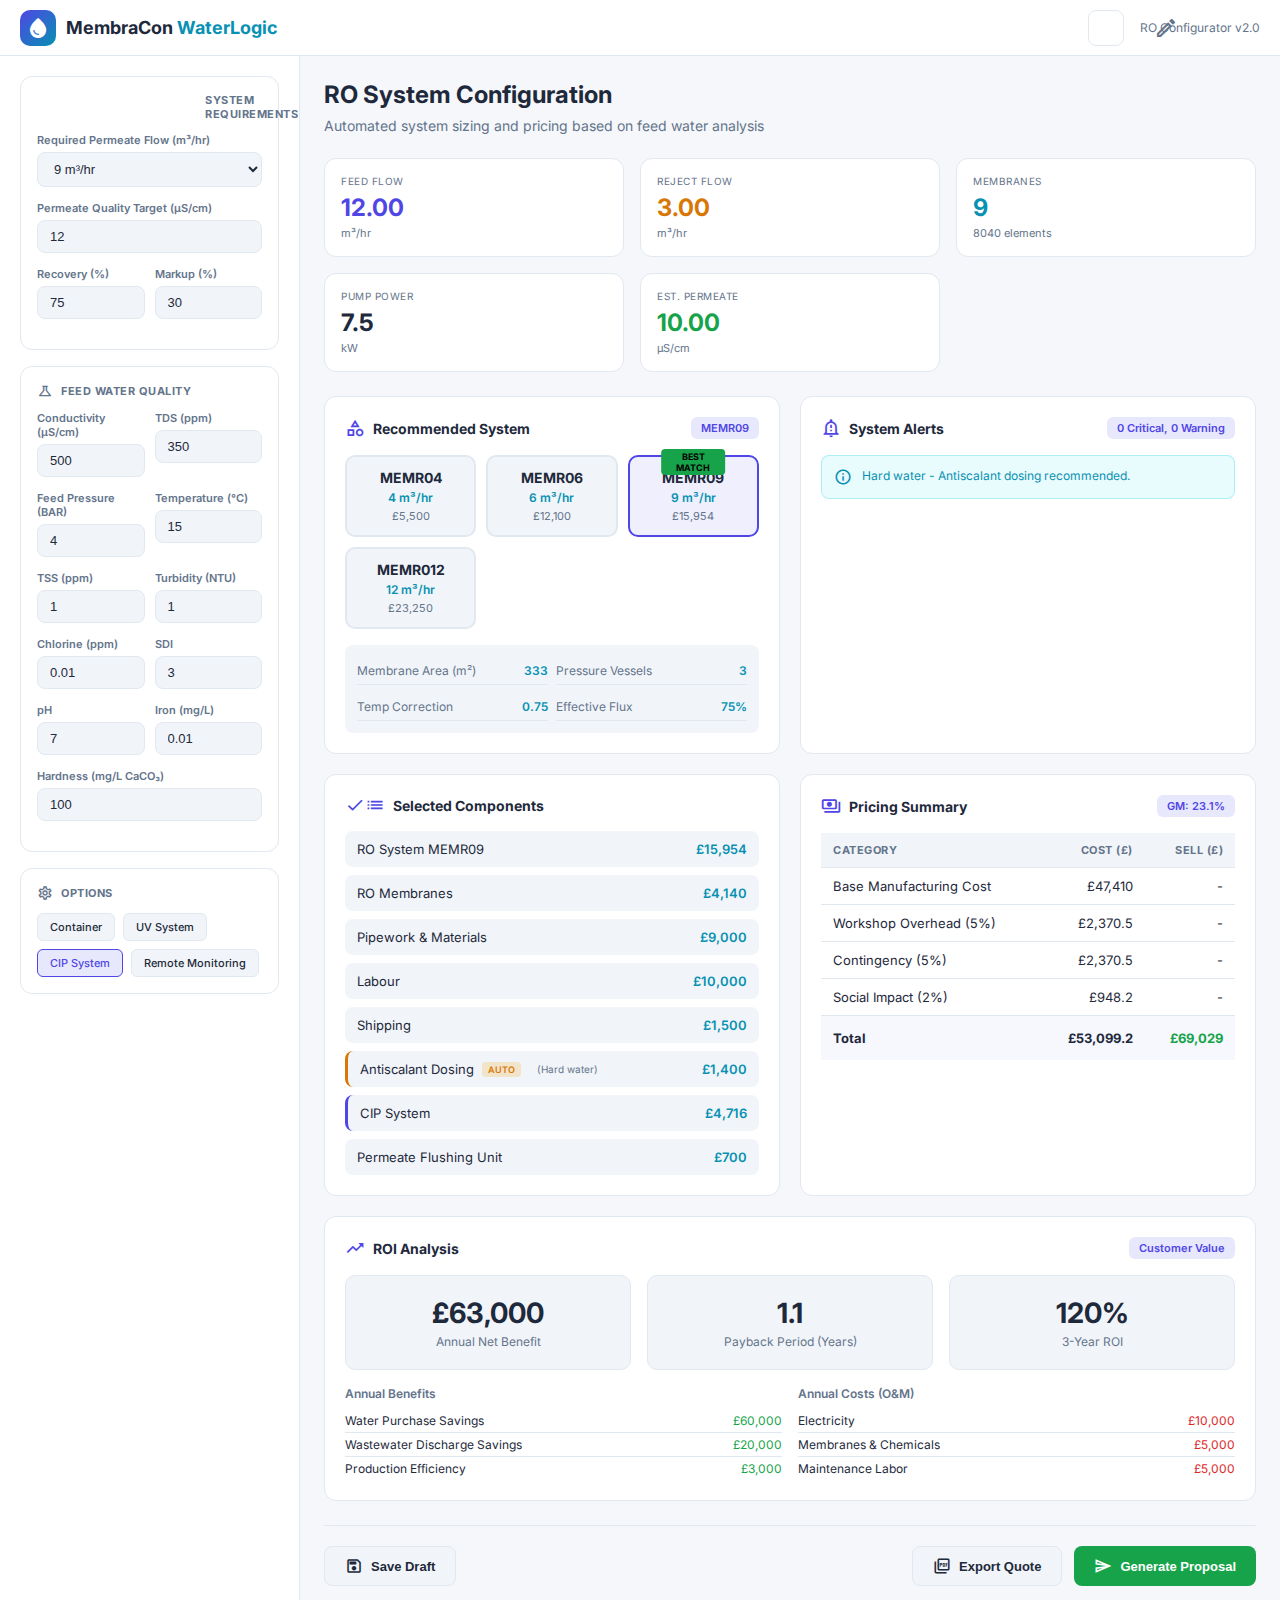
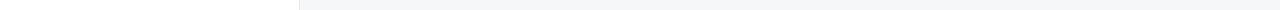
<file: waterlogic-app.html>
<!DOCTYPE html>
<html lang="en">
<head>
  <meta charset="utf-8" />
  <meta name="viewport" content="width=device-width,initial-scale=1" />
  <title>MembraCon WaterLogic - RO System Configurator</title>

  <!-- Google Material Icons -->
  <link href="https://fonts.googleapis.com/icon?family=Material+Icons|Material+Icons+Outlined|Material+Icons+Round" rel="stylesheet">
  <link href="https://fonts.googleapis.com/css2?family=Inter:wght@400;500;600;700&display=swap" rel="stylesheet">

  <style>
    /* CSS Variables */
    :root {
      --bg: #0a0f1a;
      --panel: #0d1424;
      --card: #111b2e;
      --card-hover: #162035;
      --muted: #8fa3c0;
      --text: #e8f0ff;
      --line: #1e2d4a;
      --accent: #6366f1;
      --accent2: #22d3ee;
      --accent3: #a855f7;
      --success: #22c55e;
      --warning: #f59e0b;
      --danger: #ef4444;
      --esg-green: #10b981;
      --esg-blue: #3b82f6;
      --input-bg: rgba(0,0,0,0.2);
    }

    [data-theme="light"] {
      --bg: #f5f7fa;
      --panel: #ffffff;
      --card: #ffffff;
      --card-hover: #f8fafc;
      --muted: #64748b;
      --text: #1e293b;
      --line: #e2e8f0;
      --accent: #4f46e5;
      --accent2: #0891b2;
      --success: #16a34a;
      --warning: #d97706;
      --danger: #dc2626;
      --input-bg: #f1f5f9;
    }

    * { box-sizing: border-box; margin: 0; padding: 0; }

    body {
      font-family: 'Inter', -apple-system, sans-serif;
      background: var(--bg);
      color: var(--text);
      min-height: 100vh;
      transition: background-color 0.2s, color 0.2s;
    }

    /* Header */
    .app-header {
      position: fixed;
      top: 0;
      left: 0;
      right: 0;
      height: 56px;
      background: var(--panel);
      border-bottom: 1px solid var(--line);
      display: flex;
      align-items: center;
      padding: 0 20px;
      z-index: 1000;
      gap: 16px;
    }

    .logo {
      display: flex;
      align-items: center;
      gap: 10px;
    }

    .logo-icon {
      width: 36px;
      height: 36px;
      background: linear-gradient(135deg, var(--accent), var(--accent2));
      border-radius: 10px;
      display: flex;
      align-items: center;
      justify-content: center;
      font-size: 20px;
      color: #fff;
    }

    .logo-text {
      font-size: 18px;
      font-weight: 700;
    }

    .logo-text span { color: var(--accent2); }

    .header-spacer { flex: 1; }

    .theme-toggle {
      width: 36px;
      height: 36px;
      border-radius: 8px;
      background: var(--card);
      border: 1px solid var(--line);
      color: var(--muted);
      cursor: pointer;
      display: flex;
      align-items: center;
      justify-content: center;
    }

    .theme-toggle:hover {
      background: var(--card-hover);
      color: var(--text);
    }

    /* Main Layout */
    .app-container {
      margin-top: 56px;
      display: flex;
      min-height: calc(100vh - 56px);
    }

    /* Sidebar */
    .sidebar {
      width: 300px;
      background: var(--panel);
      border-right: 1px solid var(--line);
      padding: 20px;
      overflow-y: auto;
    }

    .sidebar-section {
      background: var(--card);
      border-radius: 12px;
      padding: 16px;
      margin-bottom: 16px;
      border: 1px solid var(--line);
    }

    .sidebar-title {
      font-size: 11px;
      font-weight: 700;
      text-transform: uppercase;
      letter-spacing: 0.5px;
      color: var(--muted);
      margin-bottom: 12px;
      display: flex;
      align-items: center;
      gap: 8px;
    }

    .form-group {
      margin-bottom: 14px;
    }

    .form-label {
      display: block;
      font-size: 11px;
      font-weight: 600;
      color: var(--muted);
      margin-bottom: 5px;
    }

    .form-input {
      width: 100%;
      padding: 8px 12px;
      background: var(--input-bg);
      border: 1px solid var(--line);
      border-radius: 8px;
      color: var(--text);
      font-size: 13px;
    }

    .form-input:focus {
      outline: none;
      border-color: var(--accent);
    }

    .form-row {
      display: grid;
      grid-template-columns: 1fr 1fr;
      gap: 10px;
    }

    .form-row.three-cols {
      grid-template-columns: 1fr 1fr 1fr;
    }

    /* Main Content */
    .main-content {
      flex: 1;
      padding: 24px;
      overflow-y: auto;
    }

    .page-title {
      font-size: 24px;
      font-weight: 700;
      margin-bottom: 8px;
    }

    .page-subtitle {
      font-size: 14px;
      color: var(--muted);
      margin-bottom: 24px;
    }

    /* Metrics Grid */
    .metrics-grid {
      display: grid;
      grid-template-columns: repeat(5, 1fr);
      gap: 16px;
      margin-bottom: 24px;
    }

    .metric-card {
      background: var(--card);
      border: 1px solid var(--line);
      border-radius: 12px;
      padding: 16px;
    }

    .metric-label {
      font-size: 10px;
      color: var(--muted);
      text-transform: uppercase;
      letter-spacing: 0.5px;
      margin-bottom: 6px;
    }

    .metric-value {
      font-size: 24px;
      font-weight: 700;
    }

    .metric-value.accent { color: var(--accent); }
    .metric-value.success { color: var(--success); }
    .metric-value.warning { color: var(--warning); }
    .metric-value.accent2 { color: var(--accent2); }
    .metric-value.danger { color: var(--danger); }

    .metric-sub {
      font-size: 11px;
      color: var(--muted);
      margin-top: 4px;
    }

    /* Content Panels */
    .content-grid {
      display: grid;
      grid-template-columns: 1fr 1fr;
      gap: 20px;
    }

    .content-panel {
      background: var(--card);
      border: 1px solid var(--line);
      border-radius: 12px;
      padding: 20px;
    }

    .content-panel.full-width {
      grid-column: 1 / -1;
    }

    .panel-header {
      display: flex;
      align-items: center;
      justify-content: space-between;
      margin-bottom: 16px;
    }

    .panel-title {
      font-size: 14px;
      font-weight: 700;
      display: flex;
      align-items: center;
      gap: 8px;
    }

    .panel-title .material-icons-outlined {
      font-size: 20px;
      color: var(--accent);
    }

    .panel-badge {
      padding: 4px 10px;
      border-radius: 6px;
      font-size: 11px;
      font-weight: 600;
      background: rgba(99,102,241,0.15);
      color: var(--accent);
    }

    /* System Model Selection */
    .model-grid {
      display: grid;
      grid-template-columns: repeat(4, 1fr);
      gap: 10px;
    }

    .model-card {
      padding: 12px;
      background: var(--input-bg);
      border: 2px solid var(--line);
      border-radius: 10px;
      cursor: pointer;
      transition: all 0.15s ease;
      text-align: center;
    }

    .model-card:hover {
      border-color: var(--accent);
      background: rgba(99,102,241,0.05);
    }

    .model-card.selected {
      border-color: var(--accent);
      background: rgba(99,102,241,0.1);
    }

    .model-card.recommended {
      position: relative;
    }

    .model-card.recommended::before {
      content: 'Best Match';
      position: absolute;
      top: -8px;
      left: 50%;
      transform: translateX(-50%);
      padding: 2px 8px;
      background: var(--success);
      color: #000;
      font-size: 9px;
      font-weight: 700;
      border-radius: 4px;
      text-transform: uppercase;
    }

    .model-name {
      font-size: 14px;
      font-weight: 700;
      margin-bottom: 4px;
    }

    .model-flow {
      font-size: 12px;
      color: var(--accent2);
      font-weight: 600;
    }

    .model-price {
      font-size: 11px;
      color: var(--muted);
      margin-top: 4px;
    }

    /* Warnings/Alarms */
    .alarm-list {
      display: flex;
      flex-direction: column;
      gap: 8px;
    }

    .alarm-item {
      display: flex;
      align-items: flex-start;
      gap: 10px;
      padding: 12px;
      border-radius: 8px;
      font-size: 12px;
    }

    .alarm-item.critical {
      background: rgba(239,68,68,0.1);
      border: 1px solid rgba(239,68,68,0.3);
      color: var(--danger);
    }

    .alarm-item.warning {
      background: rgba(245,158,11,0.1);
      border: 1px solid rgba(245,158,11,0.3);
      color: var(--warning);
    }

    .alarm-item.info {
      background: rgba(34,211,238,0.1);
      border: 1px solid rgba(34,211,238,0.3);
      color: var(--accent2);
    }

    .alarm-item.success {
      background: rgba(34,197,94,0.1);
      border: 1px solid rgba(34,197,94,0.3);
      color: var(--success);
    }

    .alarm-item .material-icons-outlined {
      font-size: 18px;
    }

    /* Component List */
    .component-list {
      display: flex;
      flex-direction: column;
      gap: 8px;
    }

    .component-item {
      display: flex;
      justify-content: space-between;
      align-items: center;
      padding: 10px 12px;
      background: var(--input-bg);
      border-radius: 8px;
      font-size: 13px;
    }

    .component-item.auto {
      border-left: 3px solid var(--warning);
    }

    .component-item.manual {
      border-left: 3px solid var(--accent);
    }

    .component-name {
      display: flex;
      align-items: center;
      gap: 8px;
    }

    .component-tag {
      padding: 2px 6px;
      border-radius: 4px;
      font-size: 9px;
      font-weight: 600;
      text-transform: uppercase;
    }

    .component-tag.auto {
      background: rgba(245,158,11,0.2);
      color: var(--warning);
    }

    .component-tag.required {
      background: rgba(239,68,68,0.2);
      color: var(--danger);
    }

    .component-price {
      font-weight: 600;
      color: var(--accent2);
    }

    /* Pricing Summary */
    .pricing-table {
      width: 100%;
      border-collapse: collapse;
    }

    .pricing-table th,
    .pricing-table td {
      padding: 10px 12px;
      text-align: left;
      border-bottom: 1px solid var(--line);
      font-size: 13px;
    }

    .pricing-table th {
      font-size: 11px;
      color: var(--muted);
      text-transform: uppercase;
      letter-spacing: 0.5px;
      background: var(--input-bg);
    }

    .pricing-table tr.total {
      font-weight: 700;
      background: rgba(99,102,241,0.05);
    }

    .pricing-table tr.total td {
      border-bottom: none;
      padding-top: 14px;
      padding-bottom: 14px;
    }

    /* ROI Section */
    .roi-grid {
      display: grid;
      grid-template-columns: 1fr 1fr 1fr;
      gap: 16px;
    }

    .roi-card {
      text-align: center;
      padding: 20px;
      background: var(--input-bg);
      border-radius: 10px;
      border: 1px solid var(--line);
    }

    .roi-value {
      font-size: 28px;
      font-weight: 700;
      margin-bottom: 4px;
    }

    .roi-label {
      font-size: 12px;
      color: var(--muted);
    }

    /* Buttons */
    .btn {
      padding: 10px 20px;
      border-radius: 8px;
      font-size: 13px;
      font-weight: 600;
      cursor: pointer;
      border: none;
      display: inline-flex;
      align-items: center;
      gap: 8px;
      transition: all 0.15s ease;
    }

    .btn-primary {
      background: linear-gradient(135deg, var(--accent), #818cf8);
      color: #fff;
    }

    .btn-primary:hover {
      transform: translateY(-1px);
      box-shadow: 0 4px 16px rgba(99,102,241,0.4);
    }

    .btn-secondary {
      background: var(--input-bg);
      border: 1px solid var(--line);
      color: var(--text);
    }

    .btn-success {
      background: linear-gradient(135deg, var(--success), #16a34a);
      color: #fff;
    }

    .action-bar {
      display: flex;
      justify-content: space-between;
      align-items: center;
      margin-top: 24px;
      padding-top: 20px;
      border-top: 1px solid var(--line);
    }

    /* Chips */
    .chip-group {
      display: flex;
      flex-wrap: wrap;
      gap: 8px;
    }

    .chip {
      padding: 6px 12px;
      border-radius: 6px;
      background: var(--input-bg);
      border: 1px solid var(--line);
      font-size: 11px;
      font-weight: 500;
      cursor: pointer;
      transition: all 0.15s ease;
    }

    .chip:hover {
      border-color: var(--accent);
    }

    .chip.active {
      background: rgba(99,102,241,0.15);
      border-color: var(--accent);
      color: var(--accent);
    }

    /* Calculations Panel */
    .calc-grid {
      display: grid;
      grid-template-columns: 1fr 1fr;
      gap: 8px;
      font-size: 12px;
    }

    .calc-item {
      display: flex;
      justify-content: space-between;
      padding: 6px 0;
      border-bottom: 1px solid var(--line);
    }

    .calc-label {
      color: var(--muted);
    }

    .calc-value {
      font-weight: 600;
      color: var(--accent2);
    }

    /* Responsive */
    @media (max-width: 1400px) {
      .metrics-grid { grid-template-columns: repeat(3, 1fr); }
      .model-grid { grid-template-columns: repeat(3, 1fr); }
    }

    @media (max-width: 1200px) {
      .content-grid { grid-template-columns: 1fr; }
      .sidebar { width: 280px; }
    }
  </style>
</head>
<body data-theme="light">
  <!-- Header -->
  <header class="app-header">
    <div class="logo">
      <div class="logo-icon">
        <span class="material-icons-round">water_drop</span>
      </div>
      <div class="logo-text">MembraCon <span>WaterLogic</span></div>
    </div>
    <div class="header-spacer"></div>
    <button class="theme-toggle" onclick="toggleTheme()">
      <span class="material-icons-outlined" id="themeIcon">dark_mode</span>
    </button>
    <span style="font-size:12px;color:var(--muted)">RO Configurator v2.0</span>
  </header>

  <div class="app-container">
    <!-- Sidebar: Input Parameters -->
    <aside class="sidebar">
      <div class="sidebar-section">
        <div class="sidebar-title">
          <span class="material-icons-outlined" style="font-size:16px">water_drop</span>
          System Requirements
        </div>

        <div class="form-group">
          <label class="form-label">Required Permeate Flow (m³/hr)</label>
          <select class="form-input" id="permeateFlow" onchange="recalculate()">
            <option value="0.25">0.25 m³/hr</option>
            <option value="0.5">0.5 m³/hr</option>
            <option value="1">1 m³/hr</option>
            <option value="1.5">1.5 m³/hr</option>
            <option value="2">2 m³/hr</option>
            <option value="3">3 m³/hr</option>
            <option value="4">4 m³/hr</option>
            <option value="6">6 m³/hr</option>
            <option value="9" selected>9 m³/hr</option>
            <option value="12">12 m³/hr</option>
            <option value="16">16 m³/hr</option>
          </select>
        </div>

        <div class="form-group">
          <label class="form-label">Permeate Quality Target (µS/cm)</label>
          <input type="number" class="form-input" id="permeateQuality" value="12" onchange="recalculate()">
        </div>

        <div class="form-row">
          <div class="form-group">
            <label class="form-label">Recovery (%)</label>
            <input type="number" class="form-input" id="recovery" value="75" min="50" max="95" onchange="recalculate()">
          </div>
          <div class="form-group">
            <label class="form-label">Markup (%)</label>
            <input type="number" class="form-input" id="markup" value="30" min="0" max="100" onchange="recalculate()">
          </div>
        </div>
      </div>

      <div class="sidebar-section">
        <div class="sidebar-title">
          <span class="material-icons-outlined" style="font-size:16px">science</span>
          Feed Water Quality
        </div>

        <div class="form-row">
          <div class="form-group">
            <label class="form-label">Conductivity (µS/cm)</label>
            <input type="number" class="form-input" id="feedConductivity" value="500" onchange="recalculate()">
          </div>
          <div class="form-group">
            <label class="form-label">TDS (ppm)</label>
            <input type="number" class="form-input" id="feedTDS" value="350" onchange="recalculate()">
          </div>
        </div>

        <div class="form-row">
          <div class="form-group">
            <label class="form-label">Feed Pressure (BAR)</label>
            <input type="number" class="form-input" id="feedPressure" value="4" step="0.5" onchange="recalculate()">
          </div>
          <div class="form-group">
            <label class="form-label">Temperature (°C)</label>
            <input type="number" class="form-input" id="feedTemp" value="15" onchange="recalculate()">
          </div>
        </div>

        <div class="form-row">
          <div class="form-group">
            <label class="form-label">TSS (ppm)</label>
            <input type="number" class="form-input" id="feedTSS" value="1" onchange="recalculate()">
          </div>
          <div class="form-group">
            <label class="form-label">Turbidity (NTU)</label>
            <input type="number" class="form-input" id="feedTurbidity" value="1" onchange="recalculate()">
          </div>
        </div>

        <div class="form-row">
          <div class="form-group">
            <label class="form-label">Chlorine (ppm)</label>
            <input type="number" class="form-input" id="feedChlorine" value="0.01" step="0.01" onchange="recalculate()">
          </div>
          <div class="form-group">
            <label class="form-label">SDI</label>
            <input type="number" class="form-input" id="feedSDI" value="3" step="0.5" onchange="recalculate()">
          </div>
        </div>

        <div class="form-row">
          <div class="form-group">
            <label class="form-label">pH</label>
            <input type="number" class="form-input" id="feedPH" value="7" step="0.1" min="1" max="14" onchange="recalculate()">
          </div>
          <div class="form-group">
            <label class="form-label">Iron (mg/L)</label>
            <input type="number" class="form-input" id="feedIron" value="0.01" step="0.01" onchange="recalculate()">
          </div>
        </div>

        <div class="form-group">
          <label class="form-label">Hardness (mg/L CaCO₃)</label>
          <input type="number" class="form-input" id="feedHardness" value="100" onchange="recalculate()">
        </div>
      </div>

      <div class="sidebar-section">
        <div class="sidebar-title">
          <span class="material-icons-outlined" style="font-size:16px">settings</span>
          Options
        </div>
        <div class="chip-group">
          <div class="chip" id="chipContainer" onclick="toggleChip(this)">Container</div>
          <div class="chip" id="chipUV" onclick="toggleChip(this)">UV System</div>
          <div class="chip active" id="chipCIP" onclick="toggleChip(this)">CIP System</div>
          <div class="chip" id="chipMonitoring" onclick="toggleChip(this)">Remote Monitoring</div>
        </div>
      </div>
    </aside>

    <!-- Main Content -->
    <main class="main-content">
      <h1 class="page-title">RO System Configuration</h1>
      <p class="page-subtitle">Automated system sizing and pricing based on feed water analysis</p>

      <!-- Key Metrics -->
      <div class="metrics-grid">
        <div class="metric-card">
          <div class="metric-label">Feed Flow</div>
          <div class="metric-value accent" id="metricFeedFlow">12.0</div>
          <div class="metric-sub">m³/hr</div>
        </div>
        <div class="metric-card">
          <div class="metric-label">Reject Flow</div>
          <div class="metric-value warning" id="metricRejectFlow">3.0</div>
          <div class="metric-sub">m³/hr</div>
        </div>
        <div class="metric-card">
          <div class="metric-label">Membranes</div>
          <div class="metric-value accent2" id="metricMembranes">9</div>
          <div class="metric-sub">8040 elements</div>
        </div>
        <div class="metric-card">
          <div class="metric-label">Pump Power</div>
          <div class="metric-value" id="metricPumpPower">7.5</div>
          <div class="metric-sub">kW</div>
        </div>
        <div class="metric-card">
          <div class="metric-label">Est. Permeate</div>
          <div class="metric-value success" id="metricPermeateQuality">1.08</div>
          <div class="metric-sub">µS/cm</div>
        </div>
      </div>

      <div class="content-grid">
        <!-- System Selection -->
        <div class="content-panel">
          <div class="panel-header">
            <div class="panel-title">
              <span class="material-icons-outlined">category</span>
              Recommended System
            </div>
            <span class="panel-badge" id="selectedModelBadge">MEMR09</span>
          </div>

          <div class="model-grid" id="modelGrid">
            <!-- Models populated by JS -->
          </div>

          <div style="margin-top:16px;padding:12px;background:var(--input-bg);border-radius:8px">
            <div class="calc-grid">
              <div class="calc-item">
                <span class="calc-label">Membrane Area (m²)</span>
                <span class="calc-value" id="calcMembraneArea">333</span>
              </div>
              <div class="calc-item">
                <span class="calc-label">Pressure Vessels</span>
                <span class="calc-value" id="calcPressureVessels">3</span>
              </div>
              <div class="calc-item">
                <span class="calc-label">Temp Correction</span>
                <span class="calc-value" id="calcTempCorrection">0.75</span>
              </div>
              <div class="calc-item">
                <span class="calc-label">Effective Flux</span>
                <span class="calc-value" id="calcEffectiveFlux">75%</span>
              </div>
            </div>
          </div>
        </div>

        <!-- Alarms & Warnings -->
        <div class="content-panel">
          <div class="panel-header">
            <div class="panel-title">
              <span class="material-icons-outlined">notification_important</span>
              System Alerts
            </div>
            <span class="panel-badge" id="alarmCount">2 Active</span>
          </div>

          <div class="alarm-list" id="alarmList">
            <!-- Populated by JS -->
          </div>
        </div>

        <!-- Auto-Selected Components -->
        <div class="content-panel">
          <div class="panel-header">
            <div class="panel-title">
              <span class="material-icons-outlined">checklist</span>
              Selected Components
            </div>
          </div>

          <div class="component-list" id="componentList">
            <!-- Populated by JS -->
          </div>
        </div>

        <!-- Pricing Summary -->
        <div class="content-panel">
          <div class="panel-header">
            <div class="panel-title">
              <span class="material-icons-outlined">payments</span>
              Pricing Summary
            </div>
            <span class="panel-badge success" id="marginBadge">GM: 31%</span>
          </div>

          <table class="pricing-table">
            <thead>
              <tr>
                <th>Category</th>
                <th style="text-align:right">Cost (£)</th>
                <th style="text-align:right">Sell (£)</th>
              </tr>
            </thead>
            <tbody id="pricingBody">
              <!-- Populated by JS -->
            </tbody>
          </table>
        </div>

        <!-- ROI Analysis -->
        <div class="content-panel full-width">
          <div class="panel-header">
            <div class="panel-title">
              <span class="material-icons-outlined">trending_up</span>
              ROI Analysis
            </div>
            <span class="panel-badge">Customer Value</span>
          </div>

          <div class="roi-grid">
            <div class="roi-card">
              <div class="roi-value success" id="roiAnnualSavings">£63,000</div>
              <div class="roi-label">Annual Net Benefit</div>
            </div>
            <div class="roi-card">
              <div class="roi-value accent2" id="roiPayback">1.5</div>
              <div class="roi-label">Payback Period (Years)</div>
            </div>
            <div class="roi-card">
              <div class="roi-value accent" id="roi3Year">60%</div>
              <div class="roi-label">3-Year ROI</div>
            </div>
          </div>

          <div style="margin-top:16px;display:grid;grid-template-columns:1fr 1fr;gap:16px;font-size:12px">
            <div>
              <div style="color:var(--muted);margin-bottom:8px;font-weight:600">Annual Benefits</div>
              <div style="display:flex;justify-content:space-between;padding:4px 0;border-bottom:1px solid var(--line)">
                <span>Water Purchase Savings</span>
                <span style="color:var(--success)">£60,000</span>
              </div>
              <div style="display:flex;justify-content:space-between;padding:4px 0;border-bottom:1px solid var(--line)">
                <span>Wastewater Discharge Savings</span>
                <span style="color:var(--success)">£20,000</span>
              </div>
              <div style="display:flex;justify-content:space-between;padding:4px 0">
                <span>Production Efficiency</span>
                <span style="color:var(--success)">£3,000</span>
              </div>
            </div>
            <div>
              <div style="color:var(--muted);margin-bottom:8px;font-weight:600">Annual Costs (O&M)</div>
              <div style="display:flex;justify-content:space-between;padding:4px 0;border-bottom:1px solid var(--line)">
                <span>Electricity</span>
                <span style="color:var(--danger)">£10,000</span>
              </div>
              <div style="display:flex;justify-content:space-between;padding:4px 0;border-bottom:1px solid var(--line)">
                <span>Membranes & Chemicals</span>
                <span style="color:var(--danger)">£5,000</span>
              </div>
              <div style="display:flex;justify-content:space-between;padding:4px 0">
                <span>Maintenance Labor</span>
                <span style="color:var(--danger)">£5,000</span>
              </div>
            </div>
          </div>
        </div>
      </div>

      <!-- Action Bar -->
      <div class="action-bar">
        <button class="btn btn-secondary">
          <span class="material-icons-outlined" style="font-size:18px">save</span>
          Save Draft
        </button>
        <div style="display:flex;gap:12px">
          <button class="btn btn-secondary">
            <span class="material-icons-outlined" style="font-size:18px">picture_as_pdf</span>
            Export Quote
          </button>
          <button class="btn btn-success">
            <span class="material-icons-outlined" style="font-size:18px">send</span>
            Generate Proposal
          </button>
        </div>
      </div>
    </main>
  </div>

  <script>
    // Pricing Data from Excel (Packaged RO Estimator)
    const SYSTEM_MODELS = {
      '0.25': { model: 'MEMR0025', roCost: 1700, membranes: 1, power: null, cip: 3500, pipework: 3000, labour: 2000, shipping: 1000 },
      '0.5': { model: 'MEMR005', roCost: 2200, membranes: 2, power: null, cip: 3500, pipework: 4000, labour: 3000, shipping: 1000 },
      '1': { model: 'MEMR01', roCost: 3500, membranes: 4, power: null, cip: 3500, pipework: 5000, labour: 4000, shipping: 1000 },
      '1.5': { model: 'MEMR015', roCost: 4000, membranes: 5, power: null, cip: 3500, pipework: 6000, labour: 4000, shipping: 1000 },
      '2': { model: 'MEMR02', roCost: 4500, membranes: 2, power: 3, cip: 3500, pipework: 6000, labour: 5000, shipping: 1000 },
      '3': { model: 'MEMR03', roCost: 5000, membranes: 3, power: 4, cip: 3500, pipework: 7000, labour: 5000, shipping: 1000 },
      '4': { model: 'MEMR04', roCost: 5500, membranes: 4, power: 4, cip: 3500, pipework: 7000, labour: 6000, shipping: 1500 },
      '6': { model: 'MEMR06', roCost: 12100, membranes: 6, power: 7.5, cip: 3500, pipework: 8000, labour: 8000, shipping: 1500 },
      '9': { model: 'MEMR09', roCost: 15954, membranes: 9, power: 7.5, cip: 4716, pipework: 9000, labour: 10000, shipping: 1500 },
      '12': { model: 'MEMR012', roCost: 23250, membranes: 12, power: 11, cip: 4716, pipework: 10000, labour: 12000, shipping: 2500 },
      '16': { model: 'MEMR016', roCost: 27500, membranes: 16, power: 11, cip: 4716, pipework: 11000, labour: 15000, shipping: 2750 }
    };

    const COMPONENT_PRICES = {
      container10: 3000,
      container20: 5500,
      container40: 10500,
      uv: 2500,
      carbonFilter: 1062,
      ironRemoval: 3500,
      phDosing: 1400,
      antiscalantDosing: 1400,
      permeateFlushing: 700,
      boostPump: 2000,
      softener: 3000,
      secondStageRO: 8000,
      monitoring: 1500
    };

    const TEMP_CORRECTION = {
      5: 0.45, 10: 0.58, 15: 0.75, 20: 0.88, 25: 1.00, 30: 1.15, 35: 1.30
    };

    // Alarms from Excel
    const ALARM_CONDITIONS = [
      { check: (d) => d.temp < 15, type: 'warning', msg: 'Temperature is low - check this could affect flow. Perhaps increase size of system.' },
      { check: (d) => d.permeateQuality < 10, type: 'warning', msg: 'Conductivity below 10 µS/cm requires second stage RO system.' },
      { check: (d) => d.sdi > 6, type: 'critical', msg: 'SDI HIGH - Pre-treatment required; RO at risk of rapid fouling.' },
      { check: (d) => d.tds > 1000, type: 'warning', msg: 'TDS HIGH - May require high-rejection membranes and/or pre-treatment.' },
      { check: (d) => d.tss > 5, type: 'critical', msg: 'TSS HIGH - Full pre-treatment required (sand/multi-media + cartridge).' },
      { check: (d) => d.turbidity > 5, type: 'critical', msg: 'Turbidity HIGH - Must install pre-treatment (sand filter + cartridge filter).' },
      { check: (d) => d.pressure < 3, type: 'warning', msg: 'Pressure is too low - needs Boost pump.' },
      { check: (d) => d.iron > 0.3, type: 'critical', msg: 'Iron Levels HIGH - Dedicated iron removal system required.' },
      { check: (d) => d.iron > 0.1 && d.iron <= 0.3, type: 'warning', msg: 'Iron Levels elevated - Iron removal recommended.' },
      { check: (d) => d.ph < 5 || d.ph > 9, type: 'critical', msg: 'pH out of range - Risk of irreversible membrane damage.' },
      { check: (d) => d.chlorine > 0.05, type: 'warning', msg: 'Chlorine detected - Carbon filter + SMBS recommended.' },
      { check: (d) => d.hardness > 300, type: 'warning', msg: 'Very hard water - Softener or hardness removal recommended.' },
      { check: (d) => d.hardness >= 100 && d.hardness <= 300, type: 'info', msg: 'Hard water - Antiscalant dosing recommended.' }
    ];

    let currentData = {};
    let selectedComponents = [];

    function getInputData() {
      return {
        permeateFlow: parseFloat(document.getElementById('permeateFlow').value),
        permeateQuality: parseFloat(document.getElementById('permeateQuality').value),
        recovery: parseFloat(document.getElementById('recovery').value),
        markup: parseFloat(document.getElementById('markup').value),
        conductivity: parseFloat(document.getElementById('feedConductivity').value),
        tds: parseFloat(document.getElementById('feedTDS').value),
        pressure: parseFloat(document.getElementById('feedPressure').value),
        temp: parseFloat(document.getElementById('feedTemp').value),
        tss: parseFloat(document.getElementById('feedTSS').value),
        turbidity: parseFloat(document.getElementById('feedTurbidity').value),
        chlorine: parseFloat(document.getElementById('feedChlorine').value),
        sdi: parseFloat(document.getElementById('feedSDI').value),
        ph: parseFloat(document.getElementById('feedPH').value),
        iron: parseFloat(document.getElementById('feedIron').value),
        hardness: parseFloat(document.getElementById('feedHardness').value),
        containerRequired: document.getElementById('chipContainer').classList.contains('active'),
        uvRequired: document.getElementById('chipUV').classList.contains('active'),
        cipRequired: document.getElementById('chipCIP').classList.contains('active'),
        monitoringRequired: document.getElementById('chipMonitoring').classList.contains('active')
      };
    }

    function getTempCorrection(temp) {
      const temps = Object.keys(TEMP_CORRECTION).map(Number).sort((a,b) => a-b);
      for (let i = 0; i < temps.length; i++) {
        if (temp <= temps[i]) return TEMP_CORRECTION[temps[i]];
      }
      return 1.30;
    }

    function recalculate() {
      const data = getInputData();
      currentData = data;

      // Calculate flows
      const feedFlow = data.permeateFlow / (data.recovery / 100);
      const rejectFlow = feedFlow - data.permeateFlow;

      // Get system model
      const model = SYSTEM_MODELS[data.permeateFlow.toString()] || SYSTEM_MODELS['9'];

      // Calculations
      const membraneArea = model.membranes * 37;
      const pressureVessels = Math.ceil(model.membranes / 3);
      const tempCorrection = getTempCorrection(data.temp);
      const estimatedConductivity = data.conductivity * 0.02; // ~98% rejection

      // Update metrics
      document.getElementById('metricFeedFlow').textContent = feedFlow.toFixed(2);
      document.getElementById('metricRejectFlow').textContent = rejectFlow.toFixed(2);
      document.getElementById('metricMembranes').textContent = model.membranes;
      document.getElementById('metricPumpPower').textContent = model.power || '-';
      document.getElementById('metricPermeateQuality').textContent = estimatedConductivity.toFixed(2);

      // Update calculations
      document.getElementById('calcMembraneArea').textContent = membraneArea;
      document.getElementById('calcPressureVessels').textContent = pressureVessels;
      document.getElementById('calcTempCorrection').textContent = tempCorrection.toFixed(2);
      document.getElementById('calcEffectiveFlux').textContent = Math.round(tempCorrection * 100) + '%';

      // Update model selection
      document.getElementById('selectedModelBadge').textContent = model.model;
      renderModelGrid(data.permeateFlow.toString());

      // Check alarms
      renderAlarms(data);

      // Select components
      selectComponents(data, model);

      // Calculate pricing
      calculatePricing(data, model);
    }

    function renderModelGrid(selectedFlow) {
      const grid = document.getElementById('modelGrid');
      const flows = ['4', '6', '9', '12'];

      grid.innerHTML = flows.map(flow => {
        const m = SYSTEM_MODELS[flow];
        const isSelected = flow === selectedFlow;
        const isRecommended = flow === selectedFlow;

        return `
          <div class="model-card ${isSelected ? 'selected' : ''} ${isRecommended ? 'recommended' : ''}"
               onclick="selectModel('${flow}')">
            <div class="model-name">${m.model}</div>
            <div class="model-flow">${flow} m³/hr</div>
            <div class="model-price">£${m.roCost.toLocaleString()}</div>
          </div>
        `;
      }).join('');
    }

    function selectModel(flow) {
      document.getElementById('permeateFlow').value = flow;
      recalculate();
    }

    function renderAlarms(data) {
      const list = document.getElementById('alarmList');
      const activeAlarms = ALARM_CONDITIONS.filter(a => a.check(data));

      if (activeAlarms.length === 0) {
        list.innerHTML = `
          <div class="alarm-item success">
            <span class="material-icons-outlined">check_circle</span>
            <span>All parameters within acceptable range. System configuration validated.</span>
          </div>
        `;
        document.getElementById('alarmCount').textContent = 'All Clear';
        return;
      }

      list.innerHTML = activeAlarms.map(a => `
        <div class="alarm-item ${a.type}">
          <span class="material-icons-outlined">${a.type === 'critical' ? 'error' : a.type === 'warning' ? 'warning' : 'info'}</span>
          <span>${a.msg}</span>
        </div>
      `).join('');

      const criticalCount = activeAlarms.filter(a => a.type === 'critical').length;
      const warningCount = activeAlarms.filter(a => a.type === 'warning').length;
      document.getElementById('alarmCount').textContent = `${criticalCount} Critical, ${warningCount} Warning`;
    }

    function selectComponents(data, model) {
      selectedComponents = [];

      // Always include base RO system
      selectedComponents.push({ name: `RO System ${model.model}`, cost: model.roCost, type: 'base' });
      selectedComponents.push({ name: 'RO Membranes', cost: model.membranes * 460, type: 'base' });
      selectedComponents.push({ name: 'Pipework & Materials', cost: model.pipework, type: 'base' });
      selectedComponents.push({ name: 'Labour', cost: model.labour, type: 'base' });
      selectedComponents.push({ name: 'Shipping', cost: model.shipping, type: 'base' });

      // Auto-select based on water quality
      if (data.chlorine > 0.05) {
        selectedComponents.push({ name: 'Carbon Filter (Chlorine Removal)', cost: COMPONENT_PRICES.carbonFilter, type: 'auto', reason: 'Chlorine detected' });
      }
      if (data.iron > 0.1) {
        selectedComponents.push({ name: 'Iron Removal System', cost: COMPONENT_PRICES.ironRemoval, type: 'auto', reason: 'High iron' });
      }
      if (data.hardness >= 100 && data.hardness < 300) {
        selectedComponents.push({ name: 'Antiscalant Dosing', cost: COMPONENT_PRICES.antiscalantDosing, type: 'auto', reason: 'Hard water' });
      }
      if (data.hardness >= 300) {
        selectedComponents.push({ name: 'Water Softener', cost: COMPONENT_PRICES.softener, type: 'auto', reason: 'Very hard water' });
      }
      if (data.ph < 6 || data.ph > 8.5) {
        selectedComponents.push({ name: 'pH Adjustment Dosing', cost: COMPONENT_PRICES.phDosing, type: 'auto', reason: 'pH out of range' });
      }
      if (data.pressure < 3) {
        selectedComponents.push({ name: 'Boost Pump', cost: COMPONENT_PRICES.boostPump, type: 'auto', reason: 'Low pressure' });
      }
      if (data.permeateQuality < 10) {
        selectedComponents.push({ name: 'Second Stage RO', cost: COMPONENT_PRICES.secondStageRO, type: 'auto', reason: 'Ultra-pure water required' });
      }

      // Manual options
      if (data.containerRequired) {
        selectedComponents.push({ name: 'Container (20ft)', cost: COMPONENT_PRICES.container20, type: 'manual' });
      }
      if (data.uvRequired) {
        selectedComponents.push({ name: 'UV Disinfection System', cost: COMPONENT_PRICES.uv, type: 'manual' });
      }
      if (data.cipRequired) {
        selectedComponents.push({ name: 'CIP System', cost: model.cip, type: 'manual' });
      }
      if (data.monitoringRequired) {
        selectedComponents.push({ name: 'Remote Monitoring', cost: COMPONENT_PRICES.monitoring, type: 'manual' });
      }
      if (data.permeateFlow >= 6) {
        selectedComponents.push({ name: 'Permeate Flushing Unit', cost: COMPONENT_PRICES.permeateFlushing, type: 'base' });
      }

      renderComponents();
    }

    function renderComponents() {
      const list = document.getElementById('componentList');
      list.innerHTML = selectedComponents.map(c => `
        <div class="component-item ${c.type}">
          <div class="component-name">
            ${c.name}
            ${c.type === 'auto' ? `<span class="component-tag auto">Auto</span>` : ''}
            ${c.reason ? `<span style="font-size:10px;color:var(--muted);margin-left:8px">(${c.reason})</span>` : ''}
          </div>
          <div class="component-price">£${c.cost.toLocaleString()}</div>
        </div>
      `).join('');
    }

    function calculatePricing(data, model) {
      const markup = data.markup / 100;

      const baseCost = selectedComponents.reduce((sum, c) => sum + c.cost, 0);
      const workshop = baseCost * 0.05;
      const contingency = baseCost * 0.05;
      const socialImpact = baseCost * 0.02;
      const subtotal = baseCost + workshop + contingency + socialImpact;
      const sellPrice = subtotal * (1 + markup);
      const grossMargin = ((sellPrice - subtotal) / sellPrice * 100).toFixed(1);

      const body = document.getElementById('pricingBody');
      body.innerHTML = `
        <tr>
          <td>Base Manufacturing Cost</td>
          <td style="text-align:right">£${baseCost.toLocaleString()}</td>
          <td style="text-align:right">-</td>
        </tr>
        <tr>
          <td>Workshop Overhead (5%)</td>
          <td style="text-align:right">£${workshop.toLocaleString()}</td>
          <td style="text-align:right">-</td>
        </tr>
        <tr>
          <td>Contingency (5%)</td>
          <td style="text-align:right">£${contingency.toLocaleString()}</td>
          <td style="text-align:right">-</td>
        </tr>
        <tr>
          <td>Social Impact (2%)</td>
          <td style="text-align:right">£${socialImpact.toLocaleString()}</td>
          <td style="text-align:right">-</td>
        </tr>
        <tr class="total">
          <td>Total</td>
          <td style="text-align:right">£${subtotal.toLocaleString()}</td>
          <td style="text-align:right;color:var(--success)">£${Math.round(sellPrice).toLocaleString()}</td>
        </tr>
      `;

      document.getElementById('marginBadge').textContent = `GM: ${grossMargin}%`;

      // Update ROI
      const annualCosts = 20000;
      const annualBenefits = 83000;
      const annualNetBenefit = annualBenefits - annualCosts;
      const year1Cost = sellPrice + 12000 + 5000 + annualCosts; // system + install + training + ops
      const payback = sellPrice / annualNetBenefit;
      const threeYearROI = ((annualNetBenefit * 3 - sellPrice - 12000 - 5000) / (sellPrice + 12000 + 5000) * 100);

      document.getElementById('roiAnnualSavings').textContent = `£${annualNetBenefit.toLocaleString()}`;
      document.getElementById('roiPayback').textContent = payback.toFixed(1);
      document.getElementById('roi3Year').textContent = Math.round(threeYearROI) + '%';
    }

    function toggleChip(el) {
      el.classList.toggle('active');
      recalculate();
    }

    function toggleTheme() {
      const body = document.body;
      const icon = document.getElementById('themeIcon');
      if (body.getAttribute('data-theme') === 'light') {
        body.removeAttribute('data-theme');
        icon.textContent = 'light_mode';
      } else {
        body.setAttribute('data-theme', 'light');
        icon.textContent = 'dark_mode';
      }
    }

    // Initialize
    document.addEventListener('DOMContentLoaded', () => {
      recalculate();
    });
  </script>
</body>
</html>
</file>
